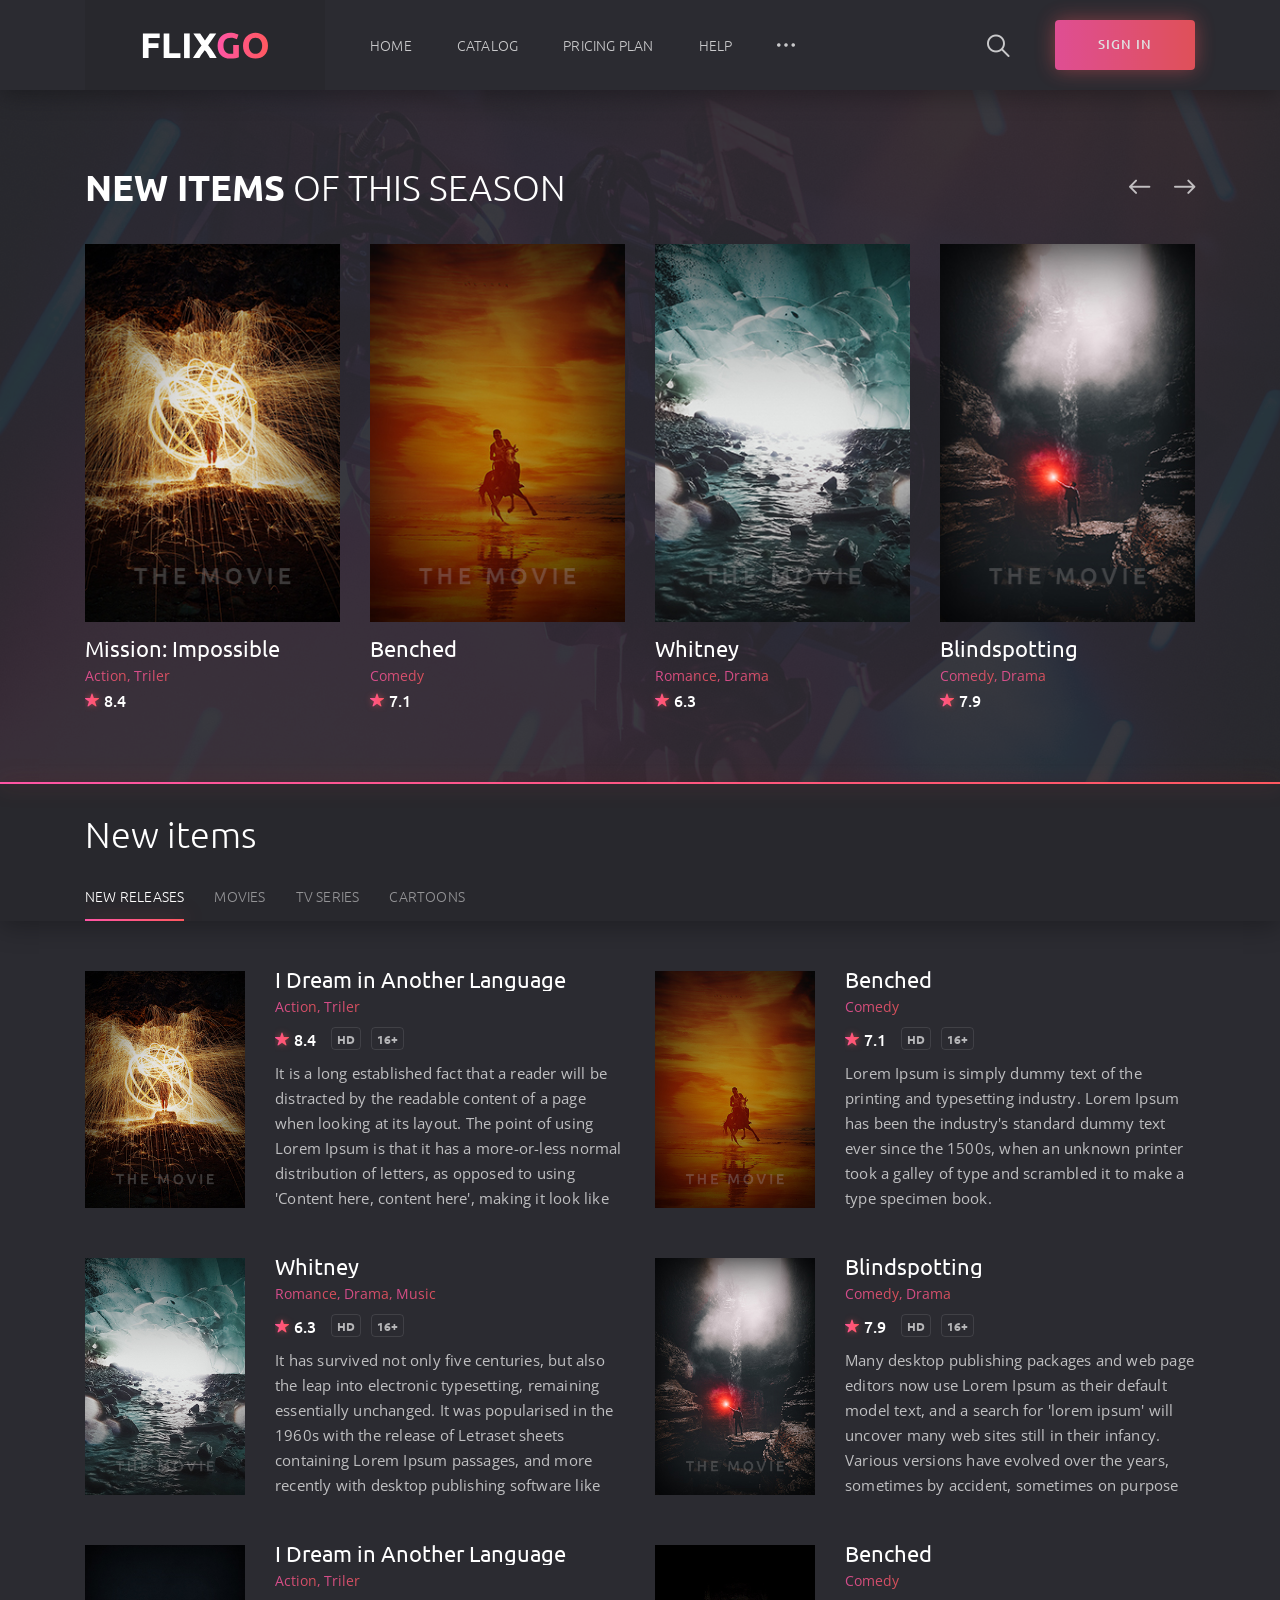
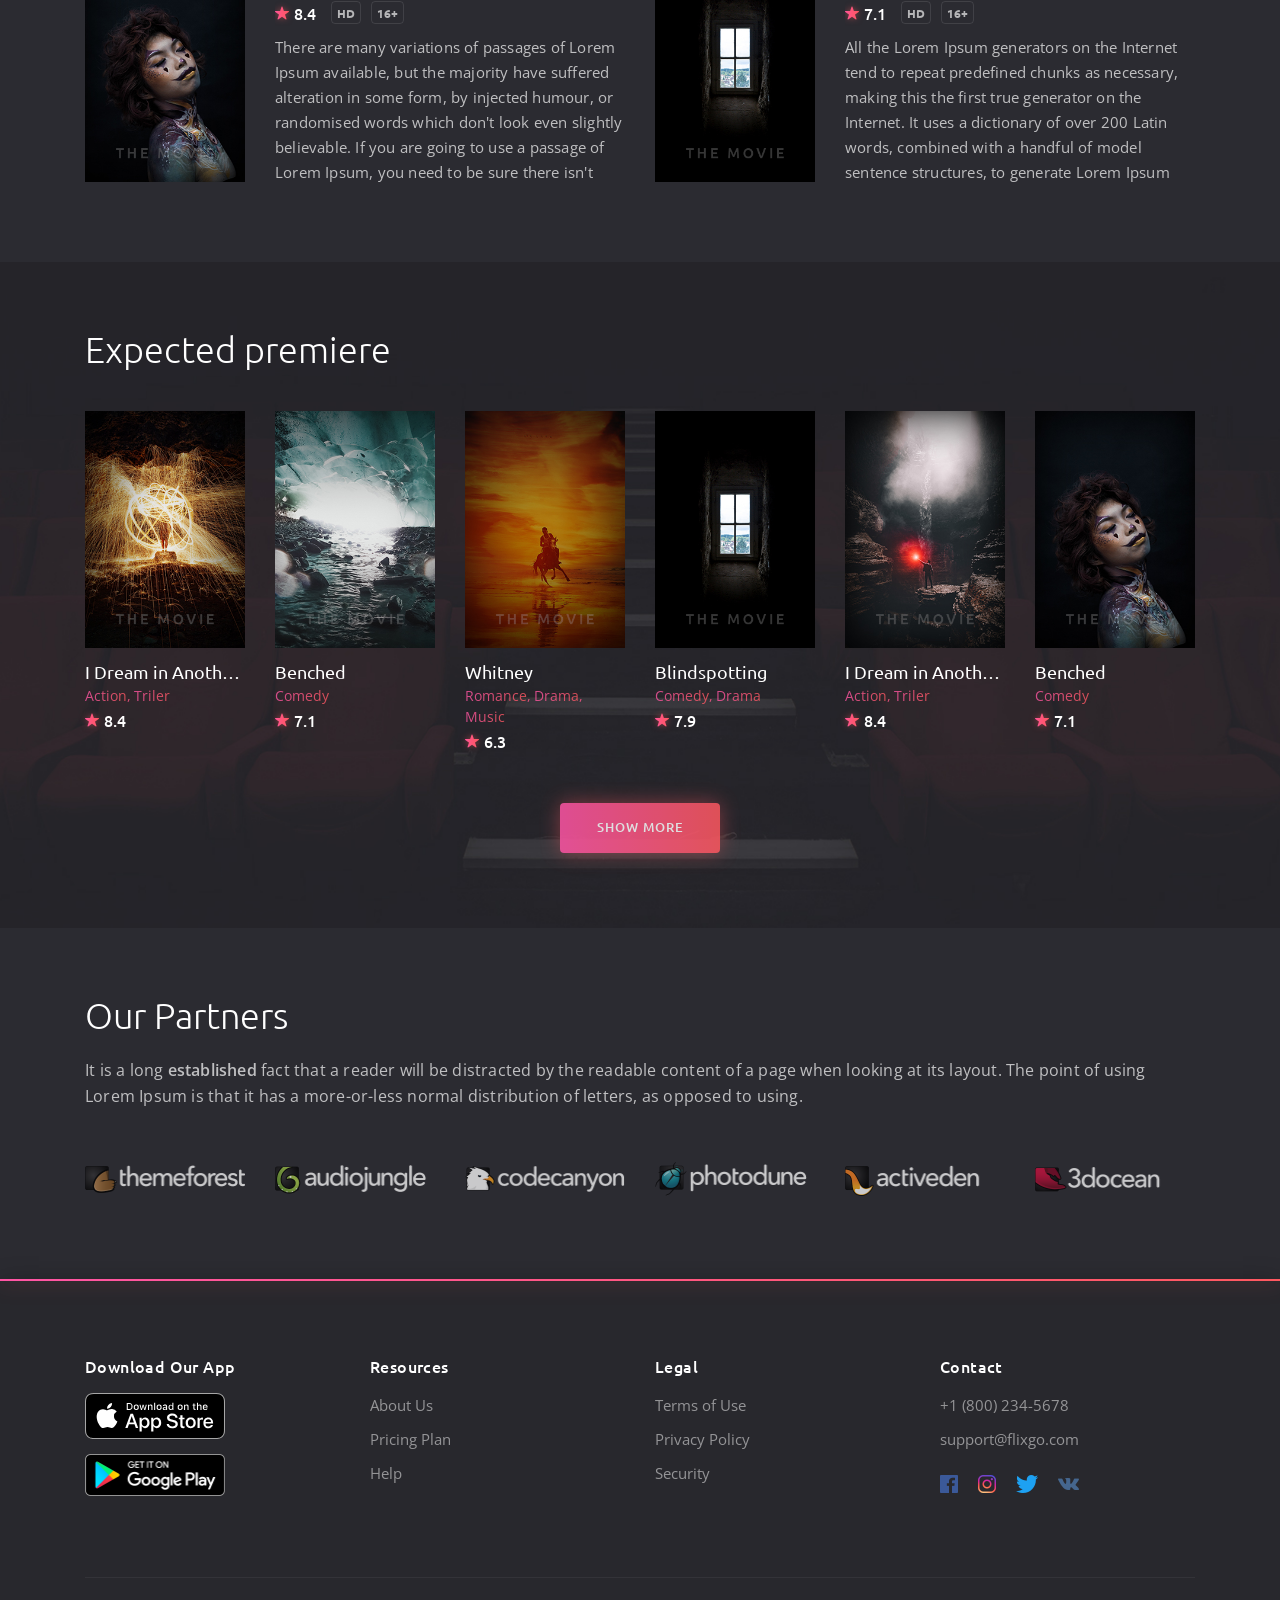
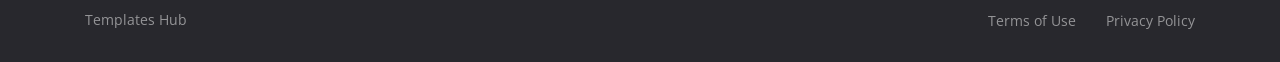
<file: home/index.html>
<!DOCTYPE html>
<html lang="en">

<head>
	<meta charset="utf-8">
	<meta name="viewport" content="width=device-width, initial-scale=1, shrink-to-fit=no">

	<!-- Font -->
	<link href="https://fonts.googleapis.com/css?family=Open+Sans:400,600%7CUbuntu:300,400,500,700" rel="stylesheet">

	<!-- CSS -->
	<link rel="stylesheet" href="css/bootstrap-reboot.min.css">
	<link rel="stylesheet" href="css/bootstrap-grid.min.css">
	<link rel="stylesheet" href="css/owl.carousel.min.css">
	<link rel="stylesheet" href="css/jquery.mCustomScrollbar.min.css">
	<link rel="stylesheet" href="css/nouislider.min.css">
	<link rel="stylesheet" href="css/ionicons.min.css">
	<link rel="stylesheet" href="css/plyr.css">
	<link rel="stylesheet" href="css/photoswipe.css">
	<link rel="stylesheet" href="css/default-skin.css">
	<link rel="stylesheet" href="css/main.css">

	<!-- Favicons -->
	<link rel="icon" type="image/png" href="icon/favicon-32x32.png" sizes="32x32">
	<link rel="apple-touch-icon" href="icon/favicon-32x32.png">
	<link rel="apple-touch-icon" sizes="72x72" href="icon/apple-touch-icon-72x72.png">
	<link rel="apple-touch-icon" sizes="114x114" href="icon/apple-touch-icon-114x114.png">
	<link rel="apple-touch-icon" sizes="144x144" href="icon/apple-touch-icon-144x144.png">

	<meta name="description" content="">
	<meta name="keywords" content="">
	<meta name="author" content="Dmitry Volkov">
	<title>FlixGo – Online Movies, TV Shows & Cinema HTML Template</title>

</head>
<body class="body">
	
	<!-- header -->
	<header class="header">
		<div class="header__wrap">
			<div class="container">
				<div class="row">
					<div class="col-12">
						<div class="header__content">
							<!-- header logo -->
							<a href="index.html" class="header__logo">
								<img src="img/logo.svg" alt="">
							</a>
							<!-- end header logo -->

							<!-- header nav -->
							<ul class="header__nav">
								<!-- dropdown -->
								<li class="header__nav-item">
									<a class="dropdown-toggle header__nav-link" href="#" role="button" id="dropdownMenuHome" data-toggle="dropdown" aria-haspopup="true" aria-expanded="false">Home</a>

									<ul class="dropdown-menu header__dropdown-menu" aria-labelledby="dropdownMenuHome">
										<li><a href="index.html">Home slideshow bg</a></li>
										<li><a href="index2.html">Home static bg</a></li>
									</ul>
								</li>
								<!-- end dropdown -->

								<!-- dropdown -->
								<li class="header__nav-item">
									<a class="dropdown-toggle header__nav-link" href="#" role="button" id="dropdownMenuCatalog" data-toggle="dropdown" aria-haspopup="true" aria-expanded="false">Catalog</a>

									<ul class="dropdown-menu header__dropdown-menu" aria-labelledby="dropdownMenuCatalog">
										<li><a href="catalog1.html">Catalog Grid</a></li>
										<li><a href="catalog2.html">Catalog List</a></li>
										<li><a href="details1.html">Details Movie</a></li>
										<li><a href="details2.html">Details TV Series</a></li>
									</ul>
								</li>
								<!-- end dropdown -->

								<li class="header__nav-item">
									<a href="pricing.html" class="header__nav-link">Pricing Plan</a>
								</li>

								<li class="header__nav-item">
									<a href="faq.html" class="header__nav-link">Help</a>
								</li>

								<!-- dropdown -->
								<li class="dropdown header__nav-item">
									<a class="dropdown-toggle header__nav-link header__nav-link--more" href="#" role="button" id="dropdownMenuMore" data-toggle="dropdown" aria-haspopup="true" aria-expanded="false"><i class="icon ion-ios-more"></i></a>

									<ul class="dropdown-menu header__dropdown-menu" aria-labelledby="dropdownMenuMore">
										<li><a href="about.html">About</a></li>
										<li><a href="signin.html">Sign In</a></li>
										<li><a href="signup.html">Sign Up</a></li>
										<li><a href="404.html">404 Page</a></li>
									</ul>
								</li>
								<!-- end dropdown -->
							</ul>
							<!-- end header nav -->

							<!-- header auth -->
							<div class="header__auth">
								<button class="header__search-btn" type="button">
									<i class="icon ion-ios-search"></i>
								</button>

								<a href="signin.html" class="header__sign-in">
									<i class="icon ion-ios-log-in"></i>
									<span>sign in</span>
								</a>
							</div>
							<!-- end header auth -->

							<!-- header menu btn -->
							<button class="header__btn" type="button">
								<span></span>
								<span></span>
								<span></span>
							</button>
							<!-- end header menu btn -->
						</div>
					</div>
				</div>
			</div>
		</div>

		<!-- header search -->
		<form action="#" class="header__search">
			<div class="container">
				<div class="row">
					<div class="col-12">
						<div class="header__search-content">
							<input type="text" placeholder="Search for a movie, TV Series that you are looking for">

							<button type="button">search</button>
						</div>
					</div>
				</div>
			</div>
		</form>
		<!-- end header search -->
	</header>
	<!-- end header -->

	<!-- home -->
	<section class="home">
		<!-- home bg -->
		<div class="owl-carousel home__bg">
			<div class="item home__cover" data-bg="img/home/home__bg.jpg"></div>
			<div class="item home__cover" data-bg="img/home/home__bg2.jpg"></div>
			<div class="item home__cover" data-bg="img/home/home__bg3.jpg"></div>
			<div class="item home__cover" data-bg="img/home/home__bg4.jpg"></div>
		</div>
		<!-- end home bg -->

		<div class="container">
			<div class="row">
				<div class="col-12">
					<h1 class="home__title"><b>NEW ITEMS</b> OF THIS SEASON</h1>

					<button class="home__nav home__nav--prev" type="button">
						<i class="icon ion-ios-arrow-round-back"></i>
					</button>
					<button class="home__nav home__nav--next" type="button">
						<i class="icon ion-ios-arrow-round-forward"></i>
					</button>
				</div>

				<div class="col-12">
					<div class="owl-carousel home__carousel">
						<div class="item">
							<!-- card -->
							<div class="card card--big">
								<div class="card__cover">
									<img src="img/covers/cover.jpg" alt="">
									<a href="#" class="card__play">
										<i class="icon ion-ios-play"></i>
									</a>
								</div>
								<div class="card__content">
									<h3 class="card__title"><a>Mission: Impossible</a></h3>
									<span class="card__category">
										<a href="#">Action</a>
										<a href="#">Triler</a>
									</span>
									<span class="card__rate"><i class="icon ion-ios-star"></i>8.4</span>
								</div>
							</div>
							<!-- end card -->
						</div>

						<div class="item">
							<!-- card -->
							<div class="card card--big">
								<div class="card__cover">
									<img src="img/covers/cover2.jpg" alt="">
									<a href="#" class="card__play">
										<i class="icon ion-ios-play"></i>
									</a>
								</div>
								<div class="card__content">
									<h3 class="card__title"><a href="#">Benched</a></h3>
									<span class="card__category">
										<a href="#">Comedy</a>
									</span>
									<span class="card__rate"><i class="icon ion-ios-star"></i>7.1</span>
								</div>
							</div>
							<!-- end card -->
						</div>

						<div class="item">
							<!-- card -->
							<div class="card card--big">
								<div class="card__cover">
									<img src="img/covers/cover3.jpg" alt="">
									<a href="#" class="card__play">
										<i class="icon ion-ios-play"></i>
									</a>
								</div>
								<div class="card__content">
									<h3 class="card__title"><a href="#">Whitney</a></h3>
									<span class="card__category">
										<a href="#">Romance</a>
										<a href="#">Drama</a>
									</span>
									<span class="card__rate"><i class="icon ion-ios-star"></i>6.3</span>
								</div>
							</div>
							<!-- end card -->
						</div>

						<div class="item">
							<!-- card -->
							<div class="card card--big">
								<div class="card__cover">
									<img src="img/covers/cover4.jpg" alt="">
									<a href="#" class="card__play">
										<i class="icon ion-ios-play"></i>
									</a>
								</div>
								<div class="card__content">
									<h3 class="card__title"><a href="#">Blindspotting</a></h3>
									<span class="card__category">
										<a href="#">Comedy</a>
										<a href="#">Drama</a>
									</span>
									<span class="card__rate"><i class="icon ion-ios-star"></i>7.9</span>
								</div>
							</div>
							<!-- end card -->
						</div>
					</div>
				</div>
			</div>
		</div>
	</section>
	<!-- end home -->

	<!-- content -->
	<section class="content">
		<div class="content__head">
			<div class="container">
				<div class="row">
					<div class="col-12">
						<!-- content title -->
						<h2 class="content__title">New items</h2>
						<!-- end content title -->

						<!-- content tabs nav -->
						<ul class="nav nav-tabs content__tabs" id="content__tabs" role="tablist">
							<li class="nav-item">
								<a class="nav-link active" data-toggle="tab" href="#tab-1" role="tab" aria-controls="tab-1" aria-selected="true">NEW RELEASES</a>
							</li>

							<li class="nav-item">
								<a class="nav-link" data-toggle="tab" href="#tab-2" role="tab" aria-controls="tab-2" aria-selected="false">MOVIES</a>
							</li>

							<li class="nav-item">
								<a class="nav-link" data-toggle="tab" href="#tab-3" role="tab" aria-controls="tab-3" aria-selected="false">TV SERIES</a>
							</li>

							<li class="nav-item">
								<a class="nav-link" data-toggle="tab" href="#tab-4" role="tab" aria-controls="tab-4" aria-selected="false">CARTOONS</a>
							</li>
						</ul>
						<!-- end content tabs nav -->

						<!-- content mobile tabs nav -->
						<div class="content__mobile-tabs" id="content__mobile-tabs">
							<div class="content__mobile-tabs-btn dropdown-toggle" role="navigation" id="mobile-tabs" data-toggle="dropdown" aria-haspopup="true" aria-expanded="false">
								<input type="button" value="New items">
								<span></span>
							</div>

							<div class="content__mobile-tabs-menu dropdown-menu" aria-labelledby="mobile-tabs">
								<ul class="nav nav-tabs" role="tablist">
									<li class="nav-item"><a class="nav-link active" id="1-tab" data-toggle="tab" href="#tab-1" role="tab" aria-controls="tab-1" aria-selected="true">NEW RELEASES</a></li>

									<li class="nav-item"><a class="nav-link" id="2-tab" data-toggle="tab" href="#tab-2" role="tab" aria-controls="tab-2" aria-selected="false">MOVIES</a></li>

									<li class="nav-item"><a class="nav-link" id="3-tab" data-toggle="tab" href="#tab-3" role="tab" aria-controls="tab-3" aria-selected="false">TV SERIES</a></li>

									<li class="nav-item"><a class="nav-link" id="4-tab" data-toggle="tab" href="#tab-4" role="tab" aria-controls="tab-4" aria-selected="false">CARTOONS</a></li>
								</ul>
							</div>
						</div>
						<!-- end content mobile tabs nav -->
					</div>
				</div>
			</div>
		</div>

		<div class="container">
			<!-- content tabs -->
			<div class="tab-content" id="myTabContent">
				<div class="tab-pane fade show active" id="tab-1" role="tabpanel" aria-labelledby="1-tab">
					<div class="row">
						<!-- card -->
						<div class="col-6 col-sm-12 col-lg-6">
							<div class="card card--list">
								<div class="row">
									<div class="col-12 col-sm-4">
										<div class="card__cover">
											<img src="img/covers/cover.jpg" alt="">
											<a href="#" class="card__play">
												<i class="icon ion-ios-play"></i>
											</a>
										</div>
									</div>

									<div class="col-12 col-sm-8">
										<div class="card__content">
											<h3 class="card__title"><a href="#">I Dream in Another Language</a></h3>
											<span class="card__category">
												<a href="#">Action</a>
												<a href="#">Triler</a>
											</span>

											<div class="card__wrap">
												<span class="card__rate"><i class="icon ion-ios-star"></i>8.4</span>

												<ul class="card__list">
													<li>HD</li>
													<li>16+</li>
												</ul>
											</div>

											<div class="card__description">
												<p>It is a long established fact that a reader will be distracted by the readable content of a page when looking at its layout. The point of using Lorem Ipsum is that it has a more-or-less normal distribution of letters, as opposed to using 'Content here, content here', making it look like readable English.</p>
											</div>
										</div>
									</div>
								</div>
							</div>
						</div>
						<!-- end card -->

						<!-- card -->
						<div class="col-6 col-sm-12 col-lg-6">
							<div class="card card--list">
								<div class="row">
									<div class="col-12 col-sm-4">
										<div class="card__cover">
											<img src="img/covers/cover2.jpg" alt="">
											<a href="#" class="card__play">
												<i class="icon ion-ios-play"></i>
											</a>
										</div>
									</div>

									<div class="col-12 col-sm-8">
										<div class="card__content">
											<h3 class="card__title"><a href="#">Benched</a></h3>
											<span class="card__category">
												<a href="#">Comedy</a>
											</span>

											<div class="card__wrap">
												<span class="card__rate"><i class="icon ion-ios-star"></i>7.1</span>

												<ul class="card__list">
													<li>HD</li>
													<li>16+</li>
												</ul>
											</div>

											<div class="card__description">
												<p>Lorem Ipsum is simply dummy text of the printing and typesetting industry. Lorem Ipsum has been the industry's standard dummy text ever since the 1500s, when an unknown printer took a galley of type and scrambled it to make a type specimen book.</p>
											</div>
										</div>
									</div>
								</div>
							</div>
						</div>
						<!-- end card -->

						<!-- card -->
						<div class="col-6 col-sm-12 col-lg-6">
							<div class="card card--list">
								<div class="row">
									<div class="col-12 col-sm-4">
										<div class="card__cover">
											<img src="img/covers/cover3.jpg" alt="">
											<a href="#" class="card__play">
												<i class="icon ion-ios-play"></i>
											</a>
										</div>
									</div>

									<div class="col-12 col-sm-8">
										<div class="card__content">
											<h3 class="card__title"><a href="#">Whitney</a></h3>
											<span class="card__category">
												<a href="#">Romance</a>
												<a href="#">Drama</a>
												<a href="#">Music</a>
											</span>

											<div class="card__wrap">
												<span class="card__rate"><i class="icon ion-ios-star"></i>6.3</span>

												<ul class="card__list">
													<li>HD</li>
													<li>16+</li>
												</ul>
											</div>

											<div class="card__description">
												<p>It has survived not only five centuries, but also the leap into electronic typesetting, remaining essentially unchanged. It was popularised in the 1960s with the release of Letraset sheets containing Lorem Ipsum passages, and more recently with desktop publishing software like Aldus PageMaker including versions of Lorem Ipsum.</p>
											</div>
										</div>
									</div>
								</div>
							</div>
						</div>
						<!-- end card -->

						<!-- card -->
						<div class="col-6 col-sm-12 col-lg-6">
							<div class="card card--list">
								<div class="row">
									<div class="col-12 col-sm-4">
										<div class="card__cover">
											<img src="img/covers/cover4.jpg" alt="">
											<a href="#" class="card__play">
												<i class="icon ion-ios-play"></i>
											</a>
										</div>
									</div>

									<div class="col-12 col-sm-8">
										<div class="card__content">
											<h3 class="card__title"><a href="#">Blindspotting</a></h3>
											<span class="card__category">
												<a href="#">Comedy</a>
												<a href="#">Drama</a>
											</span>

											<div class="card__wrap">
												<span class="card__rate"><i class="icon ion-ios-star"></i>7.9</span>

												<ul class="card__list">
													<li>HD</li>
													<li>16+</li>
												</ul>
											</div>

											<div class="card__description">
												<p>Many desktop publishing packages and web page editors now use Lorem Ipsum as their default model text, and a search for 'lorem ipsum' will uncover many web sites still in their infancy. Various versions have evolved over the years, sometimes by accident, sometimes on purpose (injected humour and the like).</p>
											</div>
										</div>
									</div>
								</div>
							</div>
						</div>
						<!-- end card -->

						<!-- card -->
						<div class="col-6 col-sm-12 col-lg-6">
							<div class="card card--list">
								<div class="row">
									<div class="col-12 col-sm-4">
										<div class="card__cover">
											<img src="img/covers/cover5.jpg" alt="">
											<a href="#" class="card__play">
												<i class="icon ion-ios-play"></i>
											</a>
										</div>
									</div>

									<div class="col-12 col-sm-8">
										<div class="card__content">
											<h3 class="card__title"><a href="#">I Dream in Another Language</a></h3>
											<span class="card__category">
												<a href="#">Action</a>
												<a href="#">Triler</a>
											</span>

											<div class="card__wrap">
												<span class="card__rate"><i class="icon ion-ios-star"></i>8.4</span>

												<ul class="card__list">
													<li>HD</li>
													<li>16+</li>
												</ul>
											</div>

											<div class="card__description">
												<p>There are many variations of passages of Lorem Ipsum available, but the majority have suffered alteration in some form, by injected humour, or randomised words which don't look even slightly believable. If you are going to use a passage of Lorem Ipsum, you need to be sure there isn't anything embarrassing hidden in the middle of text.</p>
											</div>
										</div>
									</div>
								</div>
							</div>
						</div>
						<!-- end card -->

						<!-- card -->
						<div class="col-6 col-sm-12 col-lg-6">
							<div class="card card--list">
								<div class="row">
									<div class="col-12 col-sm-4">
										<div class="card__cover">
											<img src="img/covers/cover6.jpg" alt="">
											<a href="#" class="card__play">
												<i class="icon ion-ios-play"></i>
											</a>
										</div>
									</div>

									<div class="col-12 col-sm-8">
										<div class="card__content">
											<h3 class="card__title"><a href="#">Benched</a></h3>
											<span class="card__category">
												<a href="#">Comedy</a>
											</span>

											<div class="card__wrap">
												<span class="card__rate"><i class="icon ion-ios-star"></i>7.1</span>

												<ul class="card__list">
													<li>HD</li>
													<li>16+</li>
												</ul>
											</div>

											<div class="card__description">
												<p>All the Lorem Ipsum generators on the Internet tend to repeat predefined chunks as necessary, making this the first true generator on the Internet. It uses a dictionary of over 200 Latin words, combined with a handful of model sentence structures, to generate Lorem Ipsum which looks reasonable. The generated Lorem Ipsum is therefore always free from repetition, injected humour, or non-characteristic words etc.</p>
											</div>
										</div>
									</div>
								</div>
							</div>
						</div>
						<!-- end card -->
					</div>
				</div>

				<div class="tab-pane fade" id="tab-2" role="tabpanel" aria-labelledby="2-tab">
					<div class="row">
						<!-- card -->
						<div class="col-6 col-sm-4 col-lg-3 col-xl-2">
							<div class="card">
								<div class="card__cover">
									<img src="img/covers/cover.jpg" alt="">
									<a href="#" class="card__play">
										<i class="icon ion-ios-play"></i>
									</a>
								</div>
								<div class="card__content">
									<h3 class="card__title"><a href="#">I Dream in Another Language</a></h3>
									<span class="card__category">
										<a href="#">Action</a>
										<a href="#">Triler</a>
									</span>
									<span class="card__rate"><i class="icon ion-ios-star"></i>8.4</span>
								</div>
							</div>
						</div>
						<!-- end card -->

						<!-- card -->
						<div class="col-6 col-sm-4 col-lg-3 col-xl-2">
							<div class="card">
								<div class="card__cover">
									<img src="img/covers/cover2.jpg" alt="">
									<a href="#" class="card__play">
										<i class="icon ion-ios-play"></i>
									</a>
								</div>
								<div class="card__content">
									<h3 class="card__title"><a href="#">Benched</a></h3>
									<span class="card__category">
										<a href="#">Comedy</a>
									</span>
									<span class="card__rate"><i class="icon ion-ios-star"></i>7.1</span>
								</div>
							</div>
						</div>
						<!-- end card -->

						<!-- card -->
						<div class="col-6 col-sm-4 col-lg-3 col-xl-2">
							<div class="card">
								<div class="card__cover">
									<img src="img/covers/cover3.jpg" alt="">
									<a href="#" class="card__play">
										<i class="icon ion-ios-play"></i>
									</a>
								</div>
								<div class="card__content">
									<h3 class="card__title"><a href="#">Whitney</a></h3>
									<span class="card__category">
										<a href="#">Romance</a>
										<a href="#">Drama</a>
										<a href="#">Music</a>
									</span>
									<span class="card__rate"><i class="icon ion-ios-star"></i>6.3</span>
								</div>
							</div>
						</div>
						<!-- end card -->

						<!-- card -->
						<div class="col-6 col-sm-4 col-lg-3 col-xl-2">
							<div class="card">
								<div class="card__cover">
									<img src="img/covers/cover4.jpg" alt="">
									<a href="#" class="card__play">
										<i class="icon ion-ios-play"></i>
									</a>
								</div>
								<div class="card__content">
									<h3 class="card__title"><a href="#">Blindspotting</a></h3>
									<span class="card__category">
										<a href="#">Comedy</a>
										<a href="#">Drama</a>
									</span>
									<span class="card__rate"><i class="icon ion-ios-star"></i>7.9</span>
								</div>
							</div>
						</div>
						<!-- end card -->

						<!-- card -->
						<div class="col-6 col-sm-4 col-lg-3 col-xl-2">
							<div class="card">
								<div class="card__cover">
									<img src="img/covers/cover5.jpg" alt="">
									<a href="#" class="card__play">
										<i class="icon ion-ios-play"></i>
									</a>
								</div>
								<div class="card__content">
									<h3 class="card__title"><a href="#">I Dream in Another Language</a></h3>
									<span class="card__category">
										<a href="#">Action</a>
										<a href="#">Triler</a>
									</span>
									<span class="card__rate"><i class="icon ion-ios-star"></i>8.4</span>
								</div>
							</div>
						</div>
						<!-- end card -->

						<!-- card -->
						<div class="col-6 col-sm-4 col-lg-3 col-xl-2">
							<div class="card">
								<div class="card__cover">
									<img src="img/covers/cover6.jpg" alt="">
									<a href="#" class="card__play">
										<i class="icon ion-ios-play"></i>
									</a>
								</div>
								<div class="card__content">
									<h3 class="card__title"><a href="#">Benched</a></h3>
									<span class="card__category">
										<a href="#">Comedy</a>
									</span>
									<span class="card__rate"><i class="icon ion-ios-star"></i>7.1</span>
								</div>
							</div>
						</div>
						<!-- end card -->

						<!-- card -->
						<div class="col-6 col-sm-4 col-lg-3 col-xl-2">
							<div class="card">
								<div class="card__cover">
									<img src="img/covers/cover6.jpg" alt="">
									<a href="#" class="card__play">
										<i class="icon ion-ios-play"></i>
									</a>
								</div>
								<div class="card__content">
									<h3 class="card__title"><a href="#">Whitney</a></h3>
									<span class="card__category">
										<a href="#">Romance</a>
										<a href="#">Drama</a>
										<a href="#">Music</a>
									</span>
									<span class="card__rate"><i class="icon ion-ios-star"></i>6.3</span>
								</div>
							</div>
						</div>
						<!-- end card -->

						<!-- card -->
						<div class="col-6 col-sm-4 col-lg-3 col-xl-2">
							<div class="card">
								<div class="card__cover">
									<img src="img/covers/cover5.jpg" alt="">
									<a href="#" class="card__play">
										<i class="icon ion-ios-play"></i>
									</a>
								</div>
								<div class="card__content">
									<h3 class="card__title"><a href="#">Blindspotting</a></h3>
									<span class="card__category">
										<a href="#">Comedy</a>
										<a href="#">Drama</a>
									</span>
									<span class="card__rate"><i class="icon ion-ios-star"></i>7.9</span>
								</div>
							</div>
						</div>
						<!-- end card -->

						<!-- card -->
						<div class="col-6 col-sm-4 col-lg-3 col-xl-2">
							<div class="card">
								<div class="card__cover">
									<img src="img/covers/cover4.jpg" alt="">
									<a href="#" class="card__play">
										<i class="icon ion-ios-play"></i>
									</a>
								</div>
								<div class="card__content">
									<h3 class="card__title"><a href="#">I Dream in Another Language</a></h3>
									<span class="card__category">
										<a href="#">Action</a>
										<a href="#">Triler</a>
									</span>
									<span class="card__rate"><i class="icon ion-ios-star"></i>8.4</span>
								</div>
							</div>
						</div>
						<!-- end card -->

						<!-- card -->
						<div class="col-6 col-sm-4 col-lg-3 col-xl-2">
							<div class="card">
								<div class="card__cover">
									<img src="img/covers/cover3.jpg" alt="">
									<a href="#" class="card__play">
										<i class="icon ion-ios-play"></i>
									</a>
								</div>
								<div class="card__content">
									<h3 class="card__title"><a href="#">Benched</a></h3>
									<span class="card__category">
										<a href="#">Comedy</a>
									</span>
									<span class="card__rate"><i class="icon ion-ios-star"></i>7.1</span>
								</div>
							</div>
						</div>
						<!-- end card -->

						<!-- card -->
						<div class="col-6 col-sm-4 col-lg-3 col-xl-2">
							<div class="card">
								<div class="card__cover">
									<img src="img/covers/cover2.jpg" alt="">
									<a href="#" class="card__play">
										<i class="icon ion-ios-play"></i>
									</a>
								</div>
								<div class="card__content">
									<h3 class="card__title"><a href="#">Whitney</a></h3>
									<span class="card__category">
										<a href="#">Romance</a>
										<a href="#">Drama</a>
										<a href="#">Music</a>
									</span>
									<span class="card__rate"><i class="icon ion-ios-star"></i>6.3</span>
								</div>
							</div>
						</div>
						<!-- end card -->

						<!-- card -->
						<div class="col-6 col-sm-4 col-lg-3 col-xl-2">
							<div class="card">
								<div class="card__cover">
									<img src="img/covers/cover.jpg" alt="">
									<a href="#" class="card__play">
										<i class="icon ion-ios-play"></i>
									</a>
								</div>
								<div class="card__content">
									<h3 class="card__title"><a href="#">Blindspotting</a></h3>
									<span class="card__category">
										<a href="#">Comedy</a>
										<a href="#">Drama</a>
									</span>
									<span class="card__rate"><i class="icon ion-ios-star"></i>7.9</span>
								</div>
							</div>
						</div>
						<!-- end card -->
					</div>
				</div>

				<div class="tab-pane fade" id="tab-3" role="tabpanel" aria-labelledby="3-tab">
					<div class="row">
						<!-- card -->
						<div class="col-6 col-sm-4 col-lg-3 col-xl-2">
							<div class="card">
								<div class="card__cover">
									<img src="img/covers/cover2.jpg" alt="">
									<a href="#" class="card__play">
										<i class="icon ion-ios-play"></i>
									</a>
								</div>
								<div class="card__content">
									<h3 class="card__title"><a href="#">I Dream in Another Language</a></h3>
									<span class="card__category">
										<a href="#">Action</a>
										<a href="#">Triler</a>
									</span>
									<span class="card__rate"><i class="icon ion-ios-star"></i>8.4</span>
								</div>
							</div>
						</div>
						<!-- end card -->

						<!-- card -->
						<div class="col-6 col-sm-4 col-lg-3 col-xl-2">
							<div class="card">
								<div class="card__cover">
									<img src="img/covers/cover.jpg" alt="">
									<a href="#" class="card__play">
										<i class="icon ion-ios-play"></i>
									</a>
								</div>
								<div class="card__content">
									<h3 class="card__title"><a href="#">Benched</a></h3>
									<span class="card__category">
										<a href="#">Comedy</a>
									</span>
									<span class="card__rate"><i class="icon ion-ios-star"></i>7.1</span>
								</div>
							</div>
						</div>
						<!-- end card -->

						<!-- card -->
						<div class="col-6 col-sm-4 col-lg-3 col-xl-2">
							<div class="card">
								<div class="card__cover">
									<img src="img/covers/cover4.jpg" alt="">
									<a href="#" class="card__play">
										<i class="icon ion-ios-play"></i>
									</a>
								</div>
								<div class="card__content">
									<h3 class="card__title"><a href="#">Whitney</a></h3>
									<span class="card__category">
										<a href="#">Romance</a>
										<a href="#">Drama</a>
										<a href="#">Music</a>
									</span>
									<span class="card__rate"><i class="icon ion-ios-star"></i>6.3</span>
								</div>
							</div>
						</div>
						<!-- end card -->

						<!-- card -->
						<div class="col-6 col-sm-4 col-lg-3 col-xl-2">
							<div class="card">
								<div class="card__cover">
									<img src="img/covers/cover3.jpg" alt="">
									<a href="#" class="card__play">
										<i class="icon ion-ios-play"></i>
									</a>
								</div>
								<div class="card__content">
									<h3 class="card__title"><a href="#">Blindspotting</a></h3>
									<span class="card__category">
										<a href="#">Comedy</a>
										<a href="#">Drama</a>
									</span>
									<span class="card__rate"><i class="icon ion-ios-star"></i>7.9</span>
								</div>
							</div>
						</div>
						<!-- end card -->

						<!-- card -->
						<div class="col-6 col-sm-4 col-lg-3 col-xl-2">
							<div class="card">
								<div class="card__cover">
									<img src="img/covers/cover6.jpg" alt="">
									<a href="#" class="card__play">
										<i class="icon ion-ios-play"></i>
									</a>
								</div>
								<div class="card__content">
									<h3 class="card__title"><a href="#">I Dream in Another Language</a></h3>
									<span class="card__category">
										<a href="#">Action</a>
										<a href="#">Triler</a>
									</span>
									<span class="card__rate"><i class="icon ion-ios-star"></i>8.4</span>
								</div>
							</div>
						</div>
						<!-- end card -->

						<!-- card -->
						<div class="col-6 col-sm-4 col-lg-3 col-xl-2">
							<div class="card">
								<div class="card__cover">
									<img src="img/covers/cover5.jpg" alt="">
									<a href="#" class="card__play">
										<i class="icon ion-ios-play"></i>
									</a>
								</div>
								<div class="card__content">
									<h3 class="card__title"><a href="#">Benched</a></h3>
									<span class="card__category">
										<a href="#">Comedy</a>
									</span>
									<span class="card__rate"><i class="icon ion-ios-star"></i>7.1</span>
								</div>
							</div>
						</div>
						<!-- end card -->

						<!-- card -->
						<div class="col-6 col-sm-4 col-lg-3 col-xl-2">
							<div class="card">
								<div class="card__cover">
									<img src="img/covers/cover5.jpg" alt="">
									<a href="#" class="card__play">
										<i class="icon ion-ios-play"></i>
									</a>
								</div>
								<div class="card__content">
									<h3 class="card__title"><a href="#">Whitney</a></h3>
									<span class="card__category">
										<a href="#">Romance</a>
										<a href="#">Drama</a>
										<a href="#">Music</a>
									</span>
									<span class="card__rate"><i class="icon ion-ios-star"></i>6.3</span>
								</div>
							</div>
						</div>
						<!-- end card -->

						<!-- card -->
						<div class="col-6 col-sm-4 col-lg-3 col-xl-2">
							<div class="card">
								<div class="card__cover">
									<img src="img/covers/cover6.jpg" alt="">
									<a href="#" class="card__play">
										<i class="icon ion-ios-play"></i>
									</a>
								</div>
								<div class="card__content">
									<h3 class="card__title"><a href="#">Blindspotting</a></h3>
									<span class="card__category">
										<a href="#">Comedy</a>
										<a href="#">Drama</a>
									</span>
									<span class="card__rate"><i class="icon ion-ios-star"></i>7.9</span>
								</div>
							</div>
						</div>
						<!-- end card -->

						<!-- card -->
						<div class="col-6 col-sm-4 col-lg-3 col-xl-2">
							<div class="card">
								<div class="card__cover">
									<img src="img/covers/cover3.jpg" alt="">
									<a href="#" class="card__play">
										<i class="icon ion-ios-play"></i>
									</a>
								</div>
								<div class="card__content">
									<h3 class="card__title"><a href="#">I Dream in Another Language</a></h3>
									<span class="card__category">
										<a href="#">Action</a>
										<a href="#">Triler</a>
									</span>
									<span class="card__rate"><i class="icon ion-ios-star"></i>8.4</span>
								</div>
							</div>
						</div>
						<!-- end card -->

						<!-- card -->
						<div class="col-6 col-sm-4 col-lg-3 col-xl-2">
							<div class="card">
								<div class="card__cover">
									<img src="img/covers/cover4.jpg" alt="">
									<a href="#" class="card__play">
										<i class="icon ion-ios-play"></i>
									</a>
								</div>
								<div class="card__content">
									<h3 class="card__title"><a href="#">Benched</a></h3>
									<span class="card__category">
										<a href="#">Comedy</a>
									</span>
									<span class="card__rate"><i class="icon ion-ios-star"></i>7.1</span>
								</div>
							</div>
						</div>
						<!-- end card -->

						<!-- card -->
						<div class="col-6 col-sm-4 col-lg-3 col-xl-2">
							<div class="card">
								<div class="card__cover">
									<img src="img/covers/cover.jpg" alt="">
									<a href="#" class="card__play">
										<i class="icon ion-ios-play"></i>
									</a>
								</div>
								<div class="card__content">
									<h3 class="card__title"><a href="#">Whitney</a></h3>
									<span class="card__category">
										<a href="#">Romance</a>
										<a href="#">Drama</a>
										<a href="#">Music</a>
									</span>
									<span class="card__rate"><i class="icon ion-ios-star"></i>6.3</span>
								</div>
							</div>
						</div>
						<!-- end card -->

						<!-- card -->
						<div class="col-6 col-sm-4 col-lg-3 col-xl-2">
							<div class="card">
								<div class="card__cover">
									<img src="img/covers/cover2.jpg" alt="">
									<a href="#" class="card__play">
										<i class="icon ion-ios-play"></i>
									</a>
								</div>
								<div class="card__content">
									<h3 class="card__title"><a href="#">Blindspotting</a></h3>
									<span class="card__category">
										<a href="#">Comedy</a>
										<a href="#">Drama</a>
									</span>
									<span class="card__rate"><i class="icon ion-ios-star"></i>7.9</span>
								</div>
							</div>
						</div>
						<!-- end card -->
					</div>
				</div>

				<div class="tab-pane fade" id="tab-4" role="tabpanel" aria-labelledby="4-tab">
					<div class="row">
						<!-- card -->
						<div class="col-6 col-sm-4 col-lg-3 col-xl-2">
							<div class="card">
								<div class="card__cover">
									<img src="img/covers/cover.jpg" alt="">
									<a href="#" class="card__play">
										<i class="icon ion-ios-play"></i>
									</a>
								</div>
								<div class="card__content">
									<h3 class="card__title"><a href="#">I Dream in Another Language</a></h3>
									<span class="card__category">
										<a href="#">Action</a>
										<a href="#">Triler</a>
									</span>
									<span class="card__rate"><i class="icon ion-ios-star"></i>8.4</span>
								</div>
							</div>
						</div>
						<!-- end card -->

						<!-- card -->
						<div class="col-6 col-sm-4 col-lg-3 col-xl-2">
							<div class="card">
								<div class="card__cover">
									<img src="img/covers/cover3.jpg" alt="">
									<a href="#" class="card__play">
										<i class="icon ion-ios-play"></i>
									</a>
								</div>
								<div class="card__content">
									<h3 class="card__title"><a href="#">Benched</a></h3>
									<span class="card__category">
										<a href="#">Comedy</a>
									</span>
									<span class="card__rate"><i class="icon ion-ios-star"></i>7.1</span>
								</div>
							</div>
						</div>
						<!-- end card -->

						<!-- card -->
						<div class="col-6 col-sm-4 col-lg-3 col-xl-2">
							<div class="card">
								<div class="card__cover">
									<img src="img/covers/cover2.jpg" alt="">
									<a href="#" class="card__play">
										<i class="icon ion-ios-play"></i>
									</a>
								</div>
								<div class="card__content">
									<h3 class="card__title"><a href="#">Whitney</a></h3>
									<span class="card__category">
										<a href="#">Romance</a>
										<a href="#">Drama</a>
										<a href="#">Music</a>
									</span>
									<span class="card__rate"><i class="icon ion-ios-star"></i>6.3</span>
								</div>
							</div>
						</div>
						<!-- end card -->

						<!-- card -->
						<div class="col-6 col-sm-4 col-lg-3 col-xl-2">
							<div class="card">
								<div class="card__cover">
									<img src="img/covers/cover6.jpg" alt="">
									<a href="#" class="card__play">
										<i class="icon ion-ios-play"></i>
									</a>
								</div>
								<div class="card__content">
									<h3 class="card__title"><a href="#">Blindspotting</a></h3>
									<span class="card__category">
										<a href="#">Comedy</a>
										<a href="#">Drama</a>
									</span>
									<span class="card__rate"><i class="icon ion-ios-star"></i>7.9</span>
								</div>
							</div>
						</div>
						<!-- end card -->

						<!-- card -->
						<div class="col-6 col-sm-4 col-lg-3 col-xl-2">
							<div class="card">
								<div class="card__cover">
									<img src="img/covers/cover4.jpg" alt="">
									<a href="#" class="card__play">
										<i class="icon ion-ios-play"></i>
									</a>
								</div>
								<div class="card__content">
									<h3 class="card__title"><a href="#">I Dream in Another Language</a></h3>
									<span class="card__category">
										<a href="#">Action</a>
										<a href="#">Triler</a>
									</span>
									<span class="card__rate"><i class="icon ion-ios-star"></i>8.4</span>
								</div>
							</div>
						</div>
						<!-- end card -->

						<!-- card -->
						<div class="col-6 col-sm-4 col-lg-3 col-xl-2">
							<div class="card">
								<div class="card__cover">
									<img src="img/covers/cover5.jpg" alt="">
									<a href="#" class="card__play">
										<i class="icon ion-ios-play"></i>
									</a>
								</div>
								<div class="card__content">
									<h3 class="card__title"><a href="#">Benched</a></h3>
									<span class="card__category">
										<a href="#">Comedy</a>
									</span>
									<span class="card__rate"><i class="icon ion-ios-star"></i>7.1</span>
								</div>
							</div>
						</div>
						<!-- end card -->

						<!-- card -->
						<div class="col-6 col-sm-4 col-lg-3 col-xl-2">
							<div class="card">
								<div class="card__cover">
									<img src="img/covers/cover6.jpg" alt="">
									<a href="#" class="card__play">
										<i class="icon ion-ios-play"></i>
									</a>
								</div>
								<div class="card__content">
									<h3 class="card__title"><a href="#">Whitney</a></h3>
									<span class="card__category">
										<a href="#">Romance</a>
										<a href="#">Drama</a>
										<a href="#">Music</a>
									</span>
									<span class="card__rate"><i class="icon ion-ios-star"></i>6.3</span>
								</div>
							</div>
						</div>
						<!-- end card -->

						<!-- card -->
						<div class="col-6 col-sm-4 col-lg-3 col-xl-2">
							<div class="card">
								<div class="card__cover">
									<img src="img/covers/cover5.jpg" alt="">
									<a href="#" class="card__play">
										<i class="icon ion-ios-play"></i>
									</a>
								</div>
								<div class="card__content">
									<h3 class="card__title"><a href="#">Blindspotting</a></h3>
									<span class="card__category">
										<a href="#">Comedy</a>
										<a href="#">Drama</a>
									</span>
									<span class="card__rate"><i class="icon ion-ios-star"></i>7.9</span>
								</div>
							</div>
						</div>
						<!-- end card -->

						<!-- card -->
						<div class="col-6 col-sm-4 col-lg-3 col-xl-2">
							<div class="card">
								<div class="card__cover">
									<img src="img/covers/cover4.jpg" alt="">
									<a href="#" class="card__play">
										<i class="icon ion-ios-play"></i>
									</a>
								</div>
								<div class="card__content">
									<h3 class="card__title"><a href="#">I Dream in Another Language</a></h3>
									<span class="card__category">
										<a href="#">Action</a>
										<a href="#">Triler</a>
									</span>
									<span class="card__rate"><i class="icon ion-ios-star"></i>8.4</span>
								</div>
							</div>
						</div>
						<!-- end card -->

						<!-- card -->
						<div class="col-6 col-sm-4 col-lg-3 col-xl-2">
							<div class="card">
								<div class="card__cover">
									<img src="img/covers/cover3.jpg" alt="">
									<a href="#" class="card__play">
										<i class="icon ion-ios-play"></i>
									</a>
								</div>
								<div class="card__content">
									<h3 class="card__title"><a href="#">Benched</a></h3>
									<span class="card__category">
										<a href="#">Comedy</a>
									</span>
									<span class="card__rate"><i class="icon ion-ios-star"></i>7.1</span>
								</div>
							</div>
						</div>
						<!-- end card -->

						<!-- card -->
						<div class="col-6 col-sm-4 col-lg-3 col-xl-2">
							<div class="card">
								<div class="card__cover">
									<img src="img/covers/cover2.jpg" alt="">
									<a href="#" class="card__play">
										<i class="icon ion-ios-play"></i>
									</a>
								</div>
								<div class="card__content">
									<h3 class="card__title"><a href="#">Whitney</a></h3>
									<span class="card__category">
										<a href="#">Romance</a>
										<a href="#">Drama</a>
										<a href="#">Music</a>
									</span>
									<span class="card__rate"><i class="icon ion-ios-star"></i>6.3</span>
								</div>
							</div>
						</div>
						<!-- end card -->

						<!-- card -->
						<div class="col-6 col-sm-4 col-lg-3 col-xl-2">
							<div class="card">
								<div class="card__cover">
									<img src="img/covers/cover.jpg" alt="">
									<a href="#" class="card__play">
										<i class="icon ion-ios-play"></i>
									</a>
								</div>
								<div class="card__content">
									<h3 class="card__title"><a href="#">Blindspotting</a></h3>
									<span class="card__category">
										<a href="#">Comedy</a>
										<a href="#">Drama</a>
									</span>
									<span class="card__rate"><i class="icon ion-ios-star"></i>7.9</span>
								</div>
							</div>
						</div>
						<!-- end card -->
					</div>
				</div>
			</div>
			<!-- end content tabs -->
		</div>
	</section>
	<!-- end content -->

	<!-- expected premiere -->
	<section class="section section--bg" data-bg="img/section/section.jpg">
		<div class="container">
			<div class="row">
				<!-- section title -->
				<div class="col-12">
					<h2 class="section__title">Expected premiere</h2>
				</div>
				<!-- end section title -->

				<!-- card -->
				<div class="col-6 col-sm-4 col-lg-3 col-xl-2">
					<div class="card">
						<div class="card__cover">
							<img src="img/covers/cover.jpg" alt="">
							<a href="#" class="card__play">
								<i class="icon ion-ios-play"></i>
							</a>
						</div>
						<div class="card__content">
							<h3 class="card__title"><a href="#">I Dream in Another Language</a></h3>
							<span class="card__category">
								<a href="#">Action</a>
								<a href="#">Triler</a>
							</span>
							<span class="card__rate"><i class="icon ion-ios-star"></i>8.4</span>
						</div>
					</div>
				</div>
				<!-- end card -->

				<!-- card -->
				<div class="col-6 col-sm-4 col-lg-3 col-xl-2">
					<div class="card">
						<div class="card__cover">
							<img src="img/covers/cover3.jpg" alt="">
							<a href="#" class="card__play">
								<i class="icon ion-ios-play"></i>
							</a>
						</div>
						<div class="card__content">
							<h3 class="card__title"><a href="#">Benched</a></h3>
							<span class="card__category">
								<a href="#">Comedy</a>
							</span>
							<span class="card__rate"><i class="icon ion-ios-star"></i>7.1</span>
						</div>
					</div>
				</div>
				<!-- end card -->

				<!-- card -->
				<div class="col-6 col-sm-4 col-lg-3 col-xl-2">
					<div class="card">
						<div class="card__cover">
							<img src="img/covers/cover2.jpg" alt="">
							<a href="#" class="card__play">
								<i class="icon ion-ios-play"></i>
							</a>
						</div>
						<div class="card__content">
							<h3 class="card__title"><a href="#">Whitney</a></h3>
							<span class="card__category">
								<a href="#">Romance</a>
								<a href="#">Drama</a>
								<a href="#">Music</a>
							</span>
							<span class="card__rate"><i class="icon ion-ios-star"></i>6.3</span>
						</div>
					</div>
				</div>
				<!-- end card -->

				<!-- card -->
				<div class="col-6 col-sm-4 col-lg-3 col-xl-2">
					<div class="card">
						<div class="card__cover">
							<img src="img/covers/cover6.jpg" alt="">
							<a href="#" class="card__play">
								<i class="icon ion-ios-play"></i>
							</a>
						</div>
						<div class="card__content">
							<h3 class="card__title"><a href="#">Blindspotting</a></h3>
							<span class="card__category">
								<a href="#">Comedy</a>
								<a href="#">Drama</a>
							</span>
							<span class="card__rate"><i class="icon ion-ios-star"></i>7.9</span>
						</div>
					</div>
				</div>
				<!-- end card -->

				<!-- card -->
				<div class="col-6 col-sm-4 col-lg-3 col-xl-2">
					<div class="card">
						<div class="card__cover">
							<img src="img/covers/cover4.jpg" alt="">
							<a href="#" class="card__play">
								<i class="icon ion-ios-play"></i>
							</a>
						</div>
						<div class="card__content">
							<h3 class="card__title"><a href="#">I Dream in Another Language</a></h3>
							<span class="card__category">
								<a href="#">Action</a>
								<a href="#">Triler</a>
							</span>
							<span class="card__rate"><i class="icon ion-ios-star"></i>8.4</span>
						</div>
					</div>
				</div>
				<!-- end card -->

				<!-- card -->
				<div class="col-6 col-sm-4 col-lg-3 col-xl-2">
					<div class="card">
						<div class="card__cover">
							<img src="img/covers/cover5.jpg" alt="">
							<a href="#" class="card__play">
								<i class="icon ion-ios-play"></i>
							</a>
						</div>
						<div class="card__content">
							<h3 class="card__title"><a href="#">Benched</a></h3>
							<span class="card__category">
								<a href="#">Comedy</a>
							</span>
							<span class="card__rate"><i class="icon ion-ios-star"></i>7.1</span>
						</div>
					</div>
				</div>
				<!-- end card -->

				<!-- section btn -->
				<div class="col-12">
					<a href="#" class="section__btn">Show more</a>
				</div>
				<!-- end section btn -->
			</div>
		</div>
	</section>
	<!-- end expected premiere -->

	<!-- partners -->
	<section class="section">
		<div class="container">
			<div class="row">
				<!-- section title -->
				<div class="col-12">
					<h2 class="section__title section__title--no-margin">Our Partners</h2>
				</div>
				<!-- end section title -->

				<!-- section text -->
				<div class="col-12">
					<p class="section__text section__text--last-with-margin">It is a long <b>established</b> fact that a reader will be distracted by the readable content of a page when looking at its layout. The point of using Lorem Ipsum is that it has a more-or-less normal distribution of letters, as opposed to using.</p>
				</div>
				<!-- end section text -->

				<!-- partner -->
				<div class="col-6 col-sm-4 col-md-3 col-lg-2">
					<a href="#" class="partner">
						<img src="img/partners/themeforest-light-background.png" alt="" class="partner__img">
					</a>
				</div>
				<!-- end partner -->

				<!-- partner -->
				<div class="col-6 col-sm-4 col-md-3 col-lg-2">
					<a href="#" class="partner">
						<img src="img/partners/audiojungle-light-background.png" alt="" class="partner__img">
					</a>
				</div>
				<!-- end partner -->

				<!-- partner -->
				<div class="col-6 col-sm-4 col-md-3 col-lg-2">
					<a href="#" class="partner">
						<img src="img/partners/codecanyon-light-background.png" alt="" class="partner__img">
					</a>
				</div>
				<!-- end partner -->

				<!-- partner -->
				<div class="col-6 col-sm-4 col-md-3 col-lg-2">
					<a href="#" class="partner">
						<img src="img/partners/photodune-light-background.png" alt="" class="partner__img">
					</a>
				</div>
				<!-- end partner -->

				<!-- partner -->
				<div class="col-6 col-sm-4 col-md-3 col-lg-2">
					<a href="#" class="partner">
						<img src="img/partners/activeden-light-background.png" alt="" class="partner__img">
					</a>
				</div>
				<!-- end partner -->

				<!-- partner -->
				<div class="col-6 col-sm-4 col-md-3 col-lg-2">
					<a href="#" class="partner">
						<img src="img/partners/3docean-light-background.png" alt="" class="partner__img">
					</a>
				</div>
				<!-- end partner -->
			</div>
		</div>
	</section>
	<!-- end partners -->

	<!-- footer -->
	<footer class="footer">
		<div class="container">
			<div class="row">
				<!-- footer list -->
				<div class="col-12 col-md-3">
					<h6 class="footer__title">Download Our App</h6>
					<ul class="footer__app">
						<li><a href="#"><img src="img/Download_on_the_App_Store_Badge.svg" alt=""></a></li>
						<li><a href="#"><img src="img/google-play-badge.png" alt=""></a></li>
					</ul>
				</div>
				<!-- end footer list -->

				<!-- footer list -->
				<div class="col-6 col-sm-4 col-md-3">
					<h6 class="footer__title">Resources</h6>
					<ul class="footer__list">
						<li><a href="#">About Us</a></li>
						<li><a href="#">Pricing Plan</a></li>
						<li><a href="#">Help</a></li>
					</ul>
				</div>
				<!-- end footer list -->

				<!-- footer list -->
				<div class="col-6 col-sm-4 col-md-3">
					<h6 class="footer__title">Legal</h6>
					<ul class="footer__list">
						<li><a href="#">Terms of Use</a></li>
						<li><a href="#">Privacy Policy</a></li>
						<li><a href="#">Security</a></li>
					</ul>
				</div>
				<!-- end footer list -->

				<!-- footer list -->
				<div class="col-12 col-sm-4 col-md-3">
					<h6 class="footer__title">Contact</h6>
					<ul class="footer__list">
						<li><a href="tel:+18002345678">+1 (800) 234-5678</a></li>
						<li><a href="mailto:support@moviego.com">support@flixgo.com</a></li>
					</ul>
					<ul class="footer__social">
						<li class="facebook"><a href="#"><i class="icon ion-logo-facebook"></i></a></li>
						<li class="instagram"><a href="#"><i class="icon ion-logo-instagram"></i></a></li>
						<li class="twitter"><a href="#"><i class="icon ion-logo-twitter"></i></a></li>
						<li class="vk"><a href="#"><i class="icon ion-logo-vk"></i></a></li>
					</ul>
				</div>
				<!-- end footer list -->

				<!-- footer copyright -->
				<div class="col-12">
					<div class="footer__copyright">
						<small><a target="_blank" href="https://www.templateshub.net">Templates Hub</a></small>

						<ul>
							<li><a href="#">Terms of Use</a></li>
							<li><a href="#">Privacy Policy</a></li>
						</ul>
					</div>
				</div>
				<!-- end footer copyright -->
			</div>
		</div>
	</footer>
	<!-- end footer -->

	<!-- JS -->
	<script src="js/jquery-3.3.1.min.js"></script>
	<script src="js/bootstrap.bundle.min.js"></script>
	<script src="js/owl.carousel.min.js"></script>
	<script src="js/jquery.mousewheel.min.js"></script>
	<script src="js/jquery.mCustomScrollbar.min.js"></script>
	<script src="js/wNumb.js"></script>
	<script src="js/nouislider.min.js"></script>
	<script src="js/plyr.min.js"></script>
	<script src="js/jquery.morelines.min.js"></script>
	<script src="js/photoswipe.min.js"></script>
	<script src="js/photoswipe-ui-default.min.js"></script>
	<script src="js/main.js"></script>
	<script type="text/javascript">
		var t;
		$( ".card" ).click(function() {
		   t = $('.card__title a',this).text();
		   window.location.href = "http://localhost/home/film.html?film="+t;
		  console.log(t)
		});
	</script>
</body>

</html>
</file>
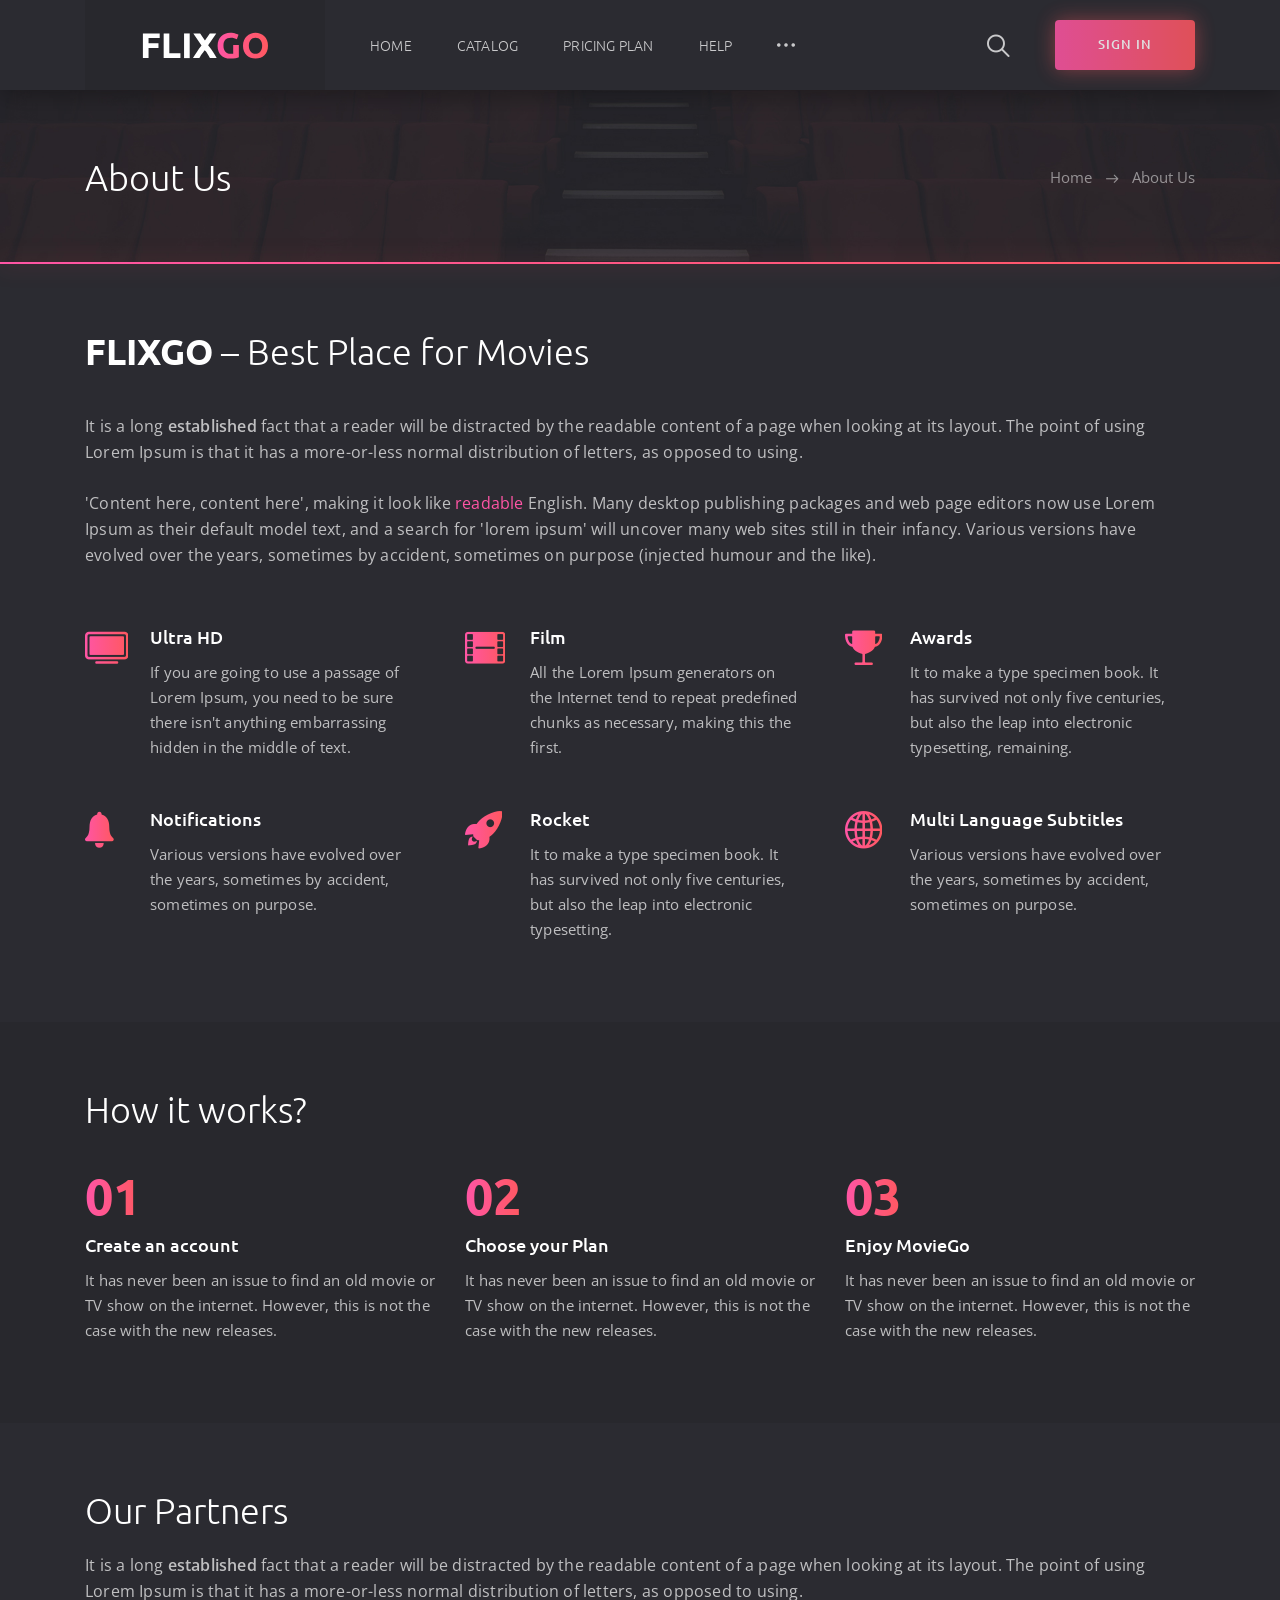
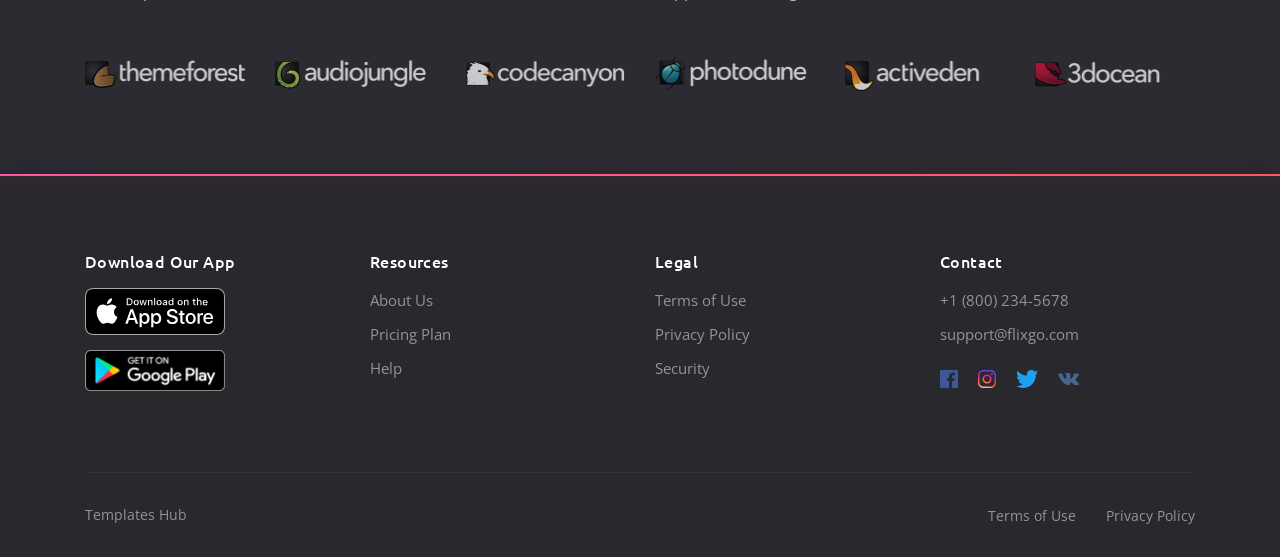
<file: home/about.html>
<!DOCTYPE html>
<html lang="en">

<head>
	<meta charset="utf-8">
	<meta name="viewport" content="width=device-width, initial-scale=1, shrink-to-fit=no">

	<!-- Font -->
	<link href="https://fonts.googleapis.com/css?family=Open+Sans:400,600%7CUbuntu:300,400,500,700" rel="stylesheet">

	<!-- CSS -->
	<link rel="stylesheet" href="css/bootstrap-reboot.min.css">
	<link rel="stylesheet" href="css/bootstrap-grid.min.css">
	<link rel="stylesheet" href="css/owl.carousel.min.css">
	<link rel="stylesheet" href="css/jquery.mCustomScrollbar.min.css">
	<link rel="stylesheet" href="css/nouislider.min.css">
	<link rel="stylesheet" href="css/ionicons.min.css">
	<link rel="stylesheet" href="css/plyr.css">
	<link rel="stylesheet" href="css/photoswipe.css">
	<link rel="stylesheet" href="css/default-skin.css">
	<link rel="stylesheet" href="css/main.css">

	<!-- Favicons -->
	<link rel="icon" type="image/png" href="icon/favicon-32x32.png" sizes="32x32">
	<link rel="apple-touch-icon" href="icon/favicon-32x32.png">
	<link rel="apple-touch-icon" sizes="72x72" href="icon/apple-touch-icon-72x72.png">
	<link rel="apple-touch-icon" sizes="114x114" href="icon/apple-touch-icon-114x114.png">
	<link rel="apple-touch-icon" sizes="144x144" href="icon/apple-touch-icon-144x144.png">

	<meta name="description" content="">
	<meta name="keywords" content="">
	<meta name="author" content="Dmitry Volkov">
	<title>FlixGo – Online Movies, TV Shows & Cinema HTML Template</title>

</head>
<body class="body">
	
	<!-- header -->
	<header class="header">
		<div class="header__wrap">
			<div class="container">
				<div class="row">
					<div class="col-12">
						<div class="header__content">
							<!-- header logo -->
							<a href="index.html" class="header__logo">
								<img src="img/logo.svg" alt="">
							</a>
							<!-- end header logo -->

							<!-- header nav -->
							<ul class="header__nav">
								<!-- dropdown -->
								<li class="header__nav-item">
									<a class="dropdown-toggle header__nav-link" href="#" role="button" id="dropdownMenuHome" data-toggle="dropdown" aria-haspopup="true" aria-expanded="false">Home</a>

									<ul class="dropdown-menu header__dropdown-menu" aria-labelledby="dropdownMenuHome">
										<li><a href="index.html">Home slideshow bg</a></li>
										<li><a href="index2.html">Home static bg</a></li>
									</ul>
								</li>
								<!-- end dropdown -->

								<!-- dropdown -->
								<li class="header__nav-item">
									<a class="dropdown-toggle header__nav-link" href="#" role="button" id="dropdownMenuCatalog" data-toggle="dropdown" aria-haspopup="true" aria-expanded="false">Catalog</a>

									<ul class="dropdown-menu header__dropdown-menu" aria-labelledby="dropdownMenuCatalog">
										<li><a href="catalog1.html">Catalog Grid</a></li>
										<li><a href="catalog2.html">Catalog List</a></li>
										<li><a href="details1.html">Details Movie</a></li>
										<li><a href="details2.html">Details TV Series</a></li>
									</ul>
								</li>
								<!-- end dropdown -->

								<li class="header__nav-item">
									<a href="pricing.html" class="header__nav-link">Pricing Plan</a>
								</li>

								<li class="header__nav-item">
									<a href="faq.html" class="header__nav-link">Help</a>
								</li>

								<!-- dropdown -->
								<li class="dropdown header__nav-item">
									<a class="dropdown-toggle header__nav-link header__nav-link--more" href="#" role="button" id="dropdownMenuMore" data-toggle="dropdown" aria-haspopup="true" aria-expanded="false"><i class="icon ion-ios-more"></i></a>

									<ul class="dropdown-menu header__dropdown-menu" aria-labelledby="dropdownMenuMore">
										<li><a href="about.html">About</a></li>
										<li><a href="signin.html">Sign In</a></li>
										<li><a href="signup.html">Sign Up</a></li>
										<li><a href="404.html">404 Page</a></li>
									</ul>
								</li>
								<!-- end dropdown -->
							</ul>
							<!-- end header nav -->

							<!-- header auth -->
							<div class="header__auth">
								<button class="header__search-btn" type="button">
									<i class="icon ion-ios-search"></i>
								</button>

								<a href="signin.html" class="header__sign-in">
									<i class="icon ion-ios-log-in"></i>
									<span>sign in</span>
								</a>
							</div>
							<!-- end header auth -->

							<!-- header menu btn -->
							<button class="header__btn" type="button">
								<span></span>
								<span></span>
								<span></span>
							</button>
							<!-- end header menu btn -->
						</div>
					</div>
				</div>
			</div>
		</div>

		<!-- header search -->
		<form action="#" class="header__search">
			<div class="container">
				<div class="row">
					<div class="col-12">
						<div class="header__search-content">
							<input type="text" placeholder="Search for a movie, TV Series that you are looking for">

							<button type="button">search</button>
						</div>
					</div>
				</div>
			</div>
		</form>
		<!-- end header search -->
	</header>
	<!-- end header -->

	<!-- page title -->
	<section class="section section--first section--bg" data-bg="img/section/section.jpg">
		<div class="container">
			<div class="row">
				<div class="col-12">
					<div class="section__wrap">
						<!-- section title -->
						<h2 class="section__title">About Us</h2>
						<!-- end section title -->

						<!-- breadcrumb -->
						<ul class="breadcrumb">
							<li class="breadcrumb__item"><a href="#">Home</a></li>
							<li class="breadcrumb__item breadcrumb__item--active">About Us</li>
						</ul>
						<!-- end breadcrumb -->
					</div>
				</div>
			</div>
		</div>
	</section>
	<!-- end page title -->

	<!-- about -->
	<section class="section">
		<div class="container">
			<div class="row">
				<!-- section title -->
				<div class="col-12">
					<h2 class="section__title"><b>FLIXGO</b> – Best Place for Movies</h2>
				</div>
				<!-- end section title -->

				<!-- section text -->
				<div class="col-12">
					<p class="section__text">It is a long <b>established</b> fact that a reader will be distracted by the readable content of a page when looking at its layout. The point of using Lorem Ipsum is that it has a more-or-less normal distribution of letters, as opposed to using.</p>

					<p class="section__text section__text--last-with-margin">'Content here, content here', making it look like <a href="#">readable</a> English. Many desktop publishing packages and web page editors now use Lorem Ipsum as their default model text, and a search for 'lorem ipsum' will uncover many web sites still in their infancy. Various versions have evolved over the years, sometimes by accident, sometimes on purpose (injected humour and the like).</p>
				</div>
				<!-- end section text -->

				<!-- feature -->
				<div class="col-12 col-md-6 col-lg-4">
					<div class="feature">
						<i class="icon ion-ios-tv feature__icon"></i>
						<h3 class="feature__title">Ultra HD</h3>
						<p class="feature__text">If you are going to use a passage of Lorem Ipsum, you need to be sure there isn't anything embarrassing hidden in the middle of text.</p>
					</div>
				</div>
				<!-- end feature -->

				<!-- feature -->
				<div class="col-12 col-md-6 col-lg-4">
					<div class="feature">
						<i class="icon ion-ios-film feature__icon"></i>
						<h3 class="feature__title">Film</h3>
						<p class="feature__text">All the Lorem Ipsum generators on the Internet tend to repeat predefined chunks as necessary, making this the first.</p>
					</div>
				</div>
				<!-- end feature -->

				<!-- feature -->
				<div class="col-12 col-md-6 col-lg-4">
					<div class="feature">
						<i class="icon ion-ios-trophy feature__icon"></i>
						<h3 class="feature__title">Awards</h3>
						<p class="feature__text">It to make a type specimen book. It has survived not only five centuries, but also the leap into electronic typesetting, remaining.</p>
					</div>
				</div>
				<!-- end feature -->

				<!-- feature -->
				<div class="col-12 col-md-6 col-lg-4">
					<div class="feature">
						<i class="icon ion-ios-notifications feature__icon"></i>
						<h3 class="feature__title">Notifications</h3>
						<p class="feature__text">Various versions have evolved over the years, sometimes by accident, sometimes on purpose.</p>
					</div>
				</div>
				<!-- end feature -->

				<!-- feature -->
				<div class="col-12 col-md-6 col-lg-4">
					<div class="feature">
						<i class="icon ion-ios-rocket feature__icon"></i>
						<h3 class="feature__title">Rocket</h3>
						<p class="feature__text">It to make a type specimen book. It has survived not only five centuries, but also the leap into electronic typesetting.</p>
					</div>
				</div>
				<!-- end feature -->

				<!-- feature -->
				<div class="col-12 col-md-6 col-lg-4">
					<div class="feature">
						<i class="icon ion-ios-globe feature__icon"></i>
						<h3 class="feature__title">Multi Language Subtitles </h3>
						<p class="feature__text">Various versions have evolved over the years, sometimes by accident, sometimes on purpose.</p>
					</div>
				</div>
				<!-- end feature -->
			</div>
		</div>
	</section>
	<!-- end about -->

	<!-- how it works -->
	<section class="section section--dark">
		<div class="container">
			<div class="row">
				<!-- section title -->
				<div class="col-12">
					<h2 class="section__title section__title--no-margin">How it works?</h2>
				</div>
				<!-- end section title -->

				<!-- how box -->
				<div class="col-12 col-md-6 col-lg-4">
					<div class="how">
						<span class="how__number">01</span>
						<h3 class="how__title">Create an account</h3>
						<p class="how__text">It has never been an issue to find an old movie or TV show on the internet. However, this is not the case with the new releases.</p>
					</div>
				</div>
				<!-- ebd how box -->

				<!-- how box -->
				<div class="col-12 col-md-6 col-lg-4">
					<div class="how">
						<span class="how__number">02</span>
						<h3 class="how__title">Choose your Plan</h3>
						<p class="how__text">It has never been an issue to find an old movie or TV show on the internet. However, this is not the case with the new releases.</p>
					</div>
				</div>
				<!-- ebd how box -->

				<!-- how box -->
				<div class="col-12 col-md-6 col-lg-4">
					<div class="how">
						<span class="how__number">03</span>
						<h3 class="how__title">Enjoy MovieGo</h3>
						<p class="how__text">It has never been an issue to find an old movie or TV show on the internet. However, this is not the case with the new releases.</p>
					</div>
				</div>
				<!-- ebd how box -->
			</div>
		</div>
	</section>
	<!-- end how it works -->

	<!-- partners -->
	<section class="section">
		<div class="container">
			<div class="row">
				<!-- section title -->
				<div class="col-12">
					<h2 class="section__title section__title--no-margin">Our Partners</h2>
				</div>
				<!-- end section title -->

				<!-- section text -->
				<div class="col-12">
					<p class="section__text section__text--last-with-margin">It is a long <b>established</b> fact that a reader will be distracted by the readable content of a page when looking at its layout. The point of using Lorem Ipsum is that it has a more-or-less normal distribution of letters, as opposed to using.</p>
				</div>
				<!-- end section text -->

				<!-- partner -->
				<div class="col-6 col-sm-4 col-md-3 col-lg-2">
					<a href="#" class="partner">
						<img src="img/partners/themeforest-light-background.png" alt="" class="partner__img">
					</a>
				</div>
				<!-- end partner -->

				<!-- partner -->
				<div class="col-6 col-sm-4 col-md-3 col-lg-2">
					<a href="#" class="partner">
						<img src="img/partners/audiojungle-light-background.png" alt="" class="partner__img">
					</a>
				</div>
				<!-- end partner -->

				<!-- partner -->
				<div class="col-6 col-sm-4 col-md-3 col-lg-2">
					<a href="#" class="partner">
						<img src="img/partners/codecanyon-light-background.png" alt="" class="partner__img">
					</a>
				</div>
				<!-- end partner -->

				<!-- partner -->
				<div class="col-6 col-sm-4 col-md-3 col-lg-2">
					<a href="#" class="partner">
						<img src="img/partners/photodune-light-background.png" alt="" class="partner__img">
					</a>
				</div>
				<!-- end partner -->

				<!-- partner -->
				<div class="col-6 col-sm-4 col-md-3 col-lg-2">
					<a href="#" class="partner">
						<img src="img/partners/activeden-light-background.png" alt="" class="partner__img">
					</a>
				</div>
				<!-- end partner -->

				<!-- partner -->
				<div class="col-6 col-sm-4 col-md-3 col-lg-2">
					<a href="#" class="partner">
						<img src="img/partners/3docean-light-background.png" alt="" class="partner__img">
					</a>
				</div>
				<!-- end partner -->
			</div>
		</div>
	</section>
	<!-- end partners -->

	<!-- footer -->
	<footer class="footer">
		<div class="container">
			<div class="row">
				<!-- footer list -->
				<div class="col-12 col-md-3">
					<h6 class="footer__title">Download Our App</h6>
					<ul class="footer__app">
						<li><a href="#"><img src="img/Download_on_the_App_Store_Badge.svg" alt=""></a></li>
						<li><a href="#"><img src="img/google-play-badge.png" alt=""></a></li>
					</ul>
				</div>
				<!-- end footer list -->

				<!-- footer list -->
				<div class="col-6 col-sm-4 col-md-3">
					<h6 class="footer__title">Resources</h6>
					<ul class="footer__list">
						<li><a href="#">About Us</a></li>
						<li><a href="#">Pricing Plan</a></li>
						<li><a href="#">Help</a></li>
					</ul>
				</div>
				<!-- end footer list -->

				<!-- footer list -->
				<div class="col-6 col-sm-4 col-md-3">
					<h6 class="footer__title">Legal</h6>
					<ul class="footer__list">
						<li><a href="#">Terms of Use</a></li>
						<li><a href="#">Privacy Policy</a></li>
						<li><a href="#">Security</a></li>
					</ul>
				</div>
				<!-- end footer list -->

				<!-- footer list -->
				<div class="col-12 col-sm-4 col-md-3">
					<h6 class="footer__title">Contact</h6>
					<ul class="footer__list">
						<li><a href="tel:+18002345678">+1 (800) 234-5678</a></li>
						<li><a href="mailto:support@moviego.com">support@flixgo.com</a></li>
					</ul>
					<ul class="footer__social">
						<li class="facebook"><a href="#"><i class="icon ion-logo-facebook"></i></a></li>
						<li class="instagram"><a href="#"><i class="icon ion-logo-instagram"></i></a></li>
						<li class="twitter"><a href="#"><i class="icon ion-logo-twitter"></i></a></li>
						<li class="vk"><a href="#"><i class="icon ion-logo-vk"></i></a></li>
					</ul>
				</div>
				<!-- end footer list -->

				<!-- footer copyright -->
				<div class="col-12">
					<div class="footer__copyright">
						<small><a target="_blank" href="https://www.templateshub.net">Templates Hub</a></small>

						<ul>
							<li><a href="#">Terms of Use</a></li>
							<li><a href="#">Privacy Policy</a></li>
						</ul>
					</div>
				</div>
				<!-- end footer copyright -->
			</div>
		</div>
	</footer>
	<!-- end footer -->

	<!-- JS -->
	<script src="js/jquery-3.3.1.min.js"></script>
	<script src="js/bootstrap.bundle.min.js"></script>
	<script src="js/owl.carousel.min.js"></script>
	<script src="js/jquery.mousewheel.min.js"></script>
	<script src="js/jquery.mCustomScrollbar.min.js"></script>
	<script src="js/wNumb.js"></script>
	<script src="js/nouislider.min.js"></script>
	<script src="js/plyr.min.js"></script>
	<script src="js/jquery.morelines.min.js"></script>
	<script src="js/photoswipe.min.js"></script>
	<script src="js/photoswipe-ui-default.min.js"></script>
	<script src="js/main.js"></script>
</body>

</html>
</file>
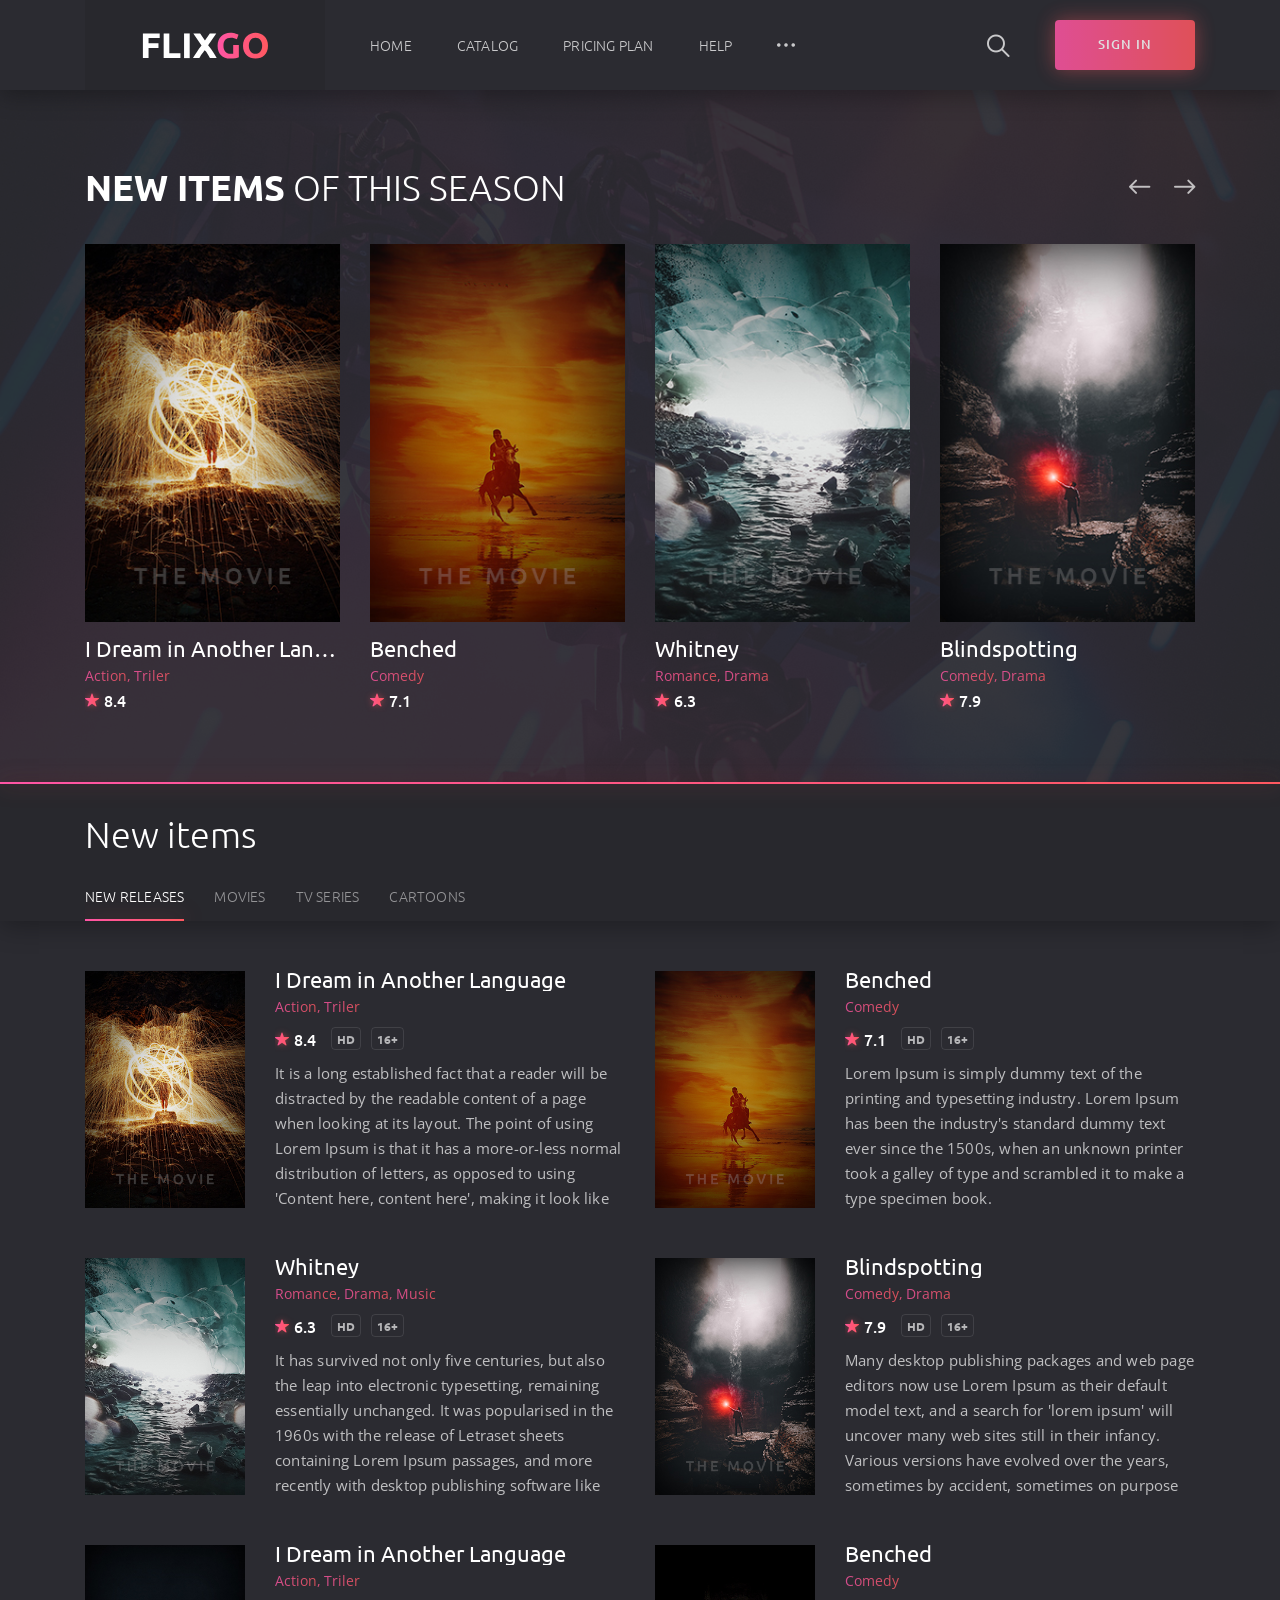
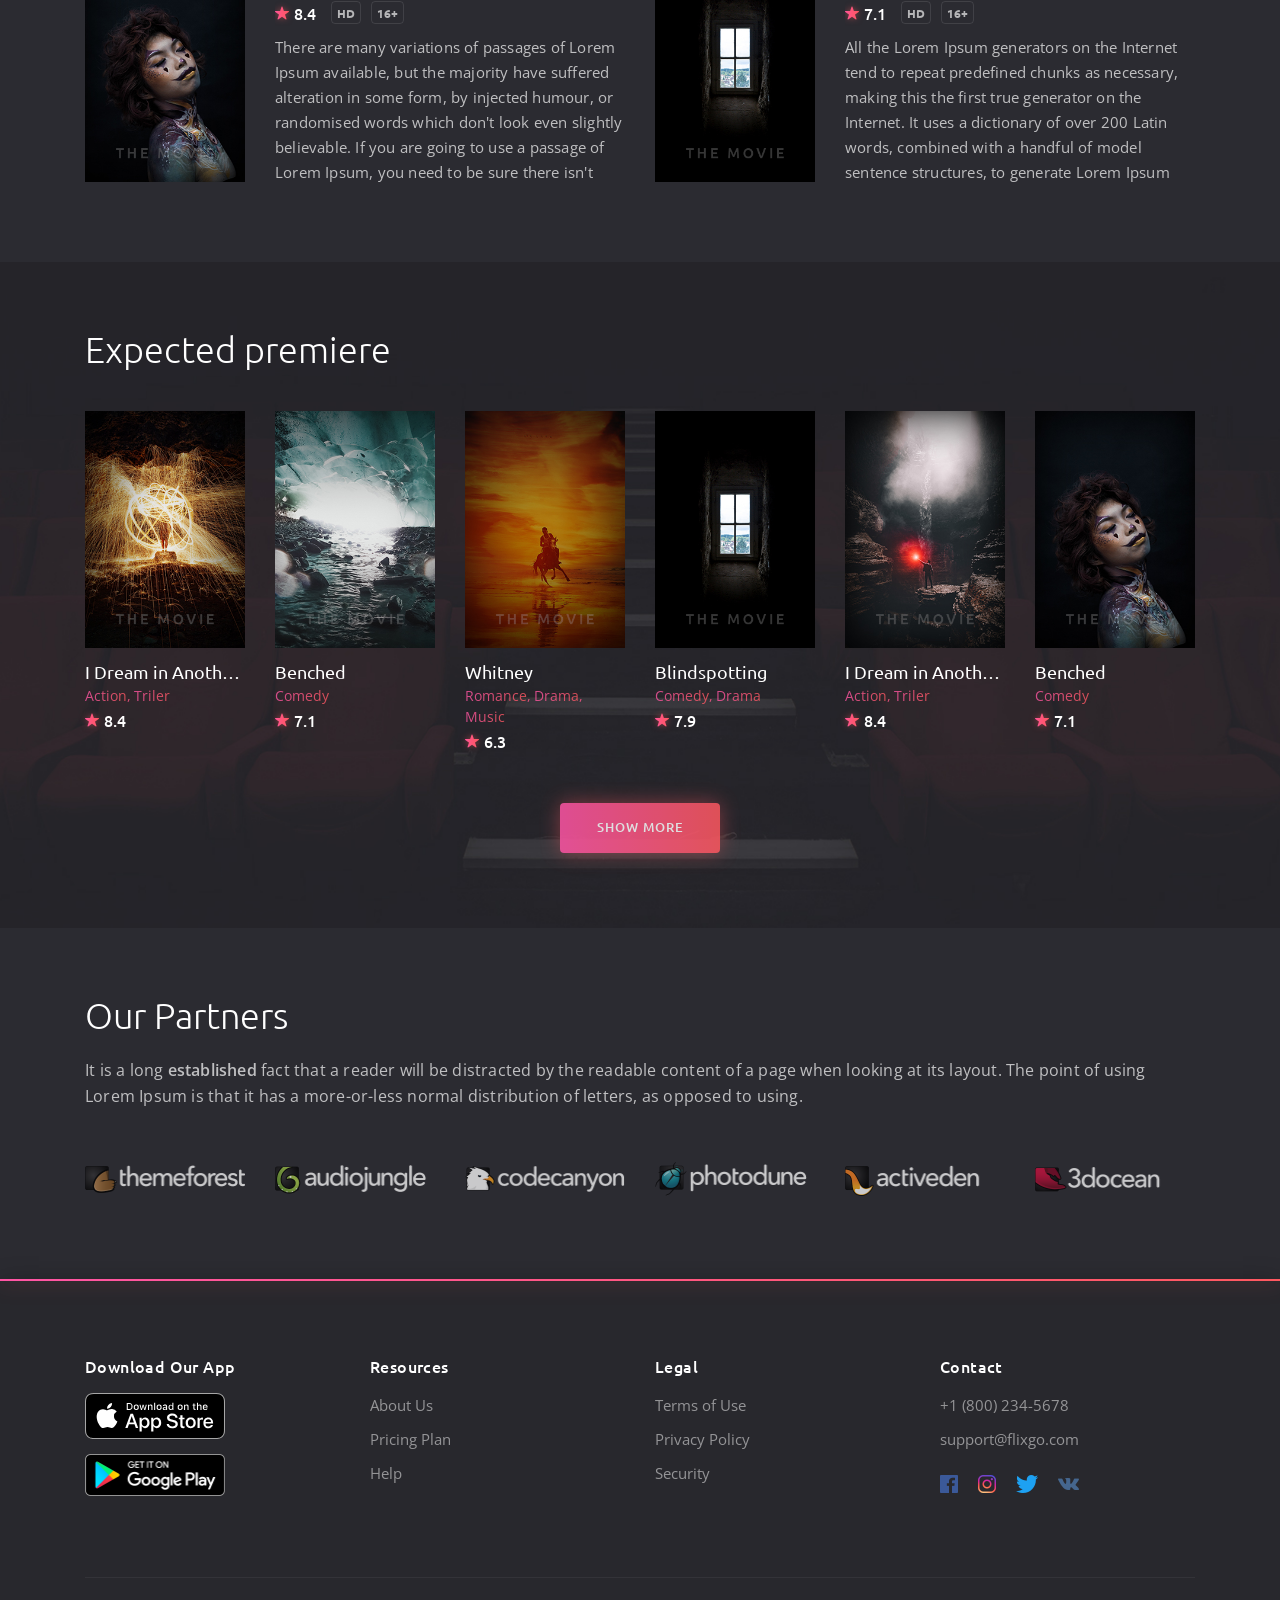
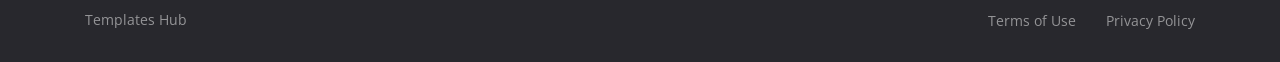
<file: home/bo.html>
<!DOCTYPE html>
<html lang="en">

<head>
	<meta charset="utf-8">
	<meta name="viewport" content="width=device-width, initial-scale=1, shrink-to-fit=no">

	<!-- Font -->
	<link href="https://fonts.googleapis.com/css?family=Open+Sans:400,600%7CUbuntu:300,400,500,700" rel="stylesheet">
	 
	<!-- CSS -->
	<link rel="stylesheet" href="css/bootstrap-reboot.min.css">
	<link rel="stylesheet" href="css/bootstrap-grid.min.css">
	<link rel="stylesheet" href="css/owl.carousel.min.css">
	<link rel="stylesheet" href="css/jquery.mCustomScrollbar.min.css">
	<link rel="stylesheet" href="css/nouislider.min.css">
	<link rel="stylesheet" href="css/ionicons.min.css">
	<link rel="stylesheet" href="css/plyr.css">
	<link rel="stylesheet" href="css/photoswipe.css">
	<link rel="stylesheet" href="css/default-skin.css">
	<link rel="stylesheet" href="css/main.css">

	<!-- Favicons -->
	<link rel="icon" type="image/png" href="icon/favicon-32x32.png" sizes="32x32">
	<link rel="apple-touch-icon" href="icon/favicon-32x32.png">
	<link rel="apple-touch-icon" sizes="72x72" href="icon/apple-touch-icon-72x72.png">
	<link rel="apple-touch-icon" sizes="114x114" href="icon/apple-touch-icon-114x114.png">
	<link rel="apple-touch-icon" sizes="144x144" href="icon/apple-touch-icon-144x144.png">

	<meta name="description" content="">
	<meta name="keywords" content="">
	<meta name="author" content="Dmitry Volkov">
	<title>FlixGo – Online Movies, TV Shows & Cinema HTML Template</title>

</head>
<body class="body">
	
	<!-- header -->
	<header class="header">
		<div class="header__wrap">
			<div class="container">
				<div class="row">
					<div class="col-12">
						<div class="header__content">
							<!-- header logo -->
							<a href="index.html" class="header__logo">
								<img src="img/logo.svg" alt="">
							</a>
							<!-- end header logo -->

							<!-- header nav -->
							<ul class="header__nav">
								<!-- dropdown -->
								<li class="header__nav-item">
									<a class="dropdown-toggle header__nav-link" href="#" role="button" id="dropdownMenuHome" data-toggle="dropdown" aria-haspopup="true" aria-expanded="false">Home</a>

									<ul class="dropdown-menu header__dropdown-menu" aria-labelledby="dropdownMenuHome">
										<li><a href="index.html">Home slideshow bg</a></li>
										<li><a href="index2.html">Home static bg</a></li>
									</ul>
								</li>
								<!-- end dropdown -->

								<!-- dropdown -->
								<li class="header__nav-item">
									<a class="dropdown-toggle header__nav-link" href="#" role="button" id="dropdownMenuCatalog" data-toggle="dropdown" aria-haspopup="true" aria-expanded="false">Catalog</a>

									<ul class="dropdown-menu header__dropdown-menu" aria-labelledby="dropdownMenuCatalog">
										<li><a href="catalog1.html">Catalog Grid</a></li>
										<li><a href="catalog2.html">Catalog List</a></li>
										<li><a href="details1.html">Details Movie</a></li>
										<li><a href="details2.html">Details TV Series</a></li>
									</ul>
								</li>
								<!-- end dropdown -->

								<li class="header__nav-item">
									<a href="pricing.html" class="header__nav-link">Pricing Plan</a>
								</li>

								<li class="header__nav-item">
									<a href="faq.html" class="header__nav-link">Help</a>
								</li>

								<!-- dropdown -->
								<li class="dropdown header__nav-item">
									<a class="dropdown-toggle header__nav-link header__nav-link--more" href="#" role="button" id="dropdownMenuMore" data-toggle="dropdown" aria-haspopup="true" aria-expanded="false"><i class="icon ion-ios-more"></i></a>

									<ul class="dropdown-menu header__dropdown-menu" aria-labelledby="dropdownMenuMore">
										<li><a href="about.html">About</a></li>
										<li><a href="signin.html">Sign In</a></li>
										<li><a href="signup.html">Sign Up</a></li>
										<li><a href="404.html">404 Page</a></li>
									</ul>
								</li>
								<!-- end dropdown -->
							</ul>
							<!-- end header nav -->

							<!-- header auth -->
							<div class="header__auth">
								<button class="header__search-btn" type="button">
									<i class="icon ion-ios-search"></i>
								</button>

								<a href="signin.html" class="header__sign-in">
									<i class="icon ion-ios-log-in"></i>
									<span>sign in</span>
								</a>
							</div>
							<!-- end header auth -->

							<!-- header menu btn -->
							<button class="header__btn" type="button">
								<span></span>
								<span></span>
								<span></span>
							</button>
							<!-- end header menu btn -->
						</div>
					</div>
				</div>
			</div>
		</div>

		<!-- header search -->
		<form action="#" class="header__search">
			<div class="container">
				<div class="row">
					<div class="col-12">
						<div class="header__search-content">
							<input type="text" placeholder="Search for a movie, TV Series that you are looking for">

							<button type="button">search</button>
						</div>
					</div>
				</div>
			</div>
		</form>
		<!-- end header search -->
	</header>
	<!-- end header -->

	<!-- home -->
	<section class="home home--bg">
		<div class="container">
			<div class="row">
				<div class="col-12">
					<h1 class="home__title"><b>NEW ITEMS</b> OF THIS SEASON</h1>

					<button class="home__nav home__nav--prev" type="button">
						<i class="icon ion-ios-arrow-round-back"></i>
					</button>
					<button class="home__nav home__nav--next" type="button">
						<i class="icon ion-ios-arrow-round-forward"></i>
					</button>
				</div>

				<div class="col-12">
					<div class="owl-carousel home__carousel">
						<div class="item">
							<!-- card -->
							<div class="card card--big">
								<div class="card__cover">
									<img src="img/covers/cover.jpg" alt="">
									<a href="#" class="card__play">
										<i class="icon ion-ios-play"></i>
									</a>
								</div>
								<div class="card__content">
									<h3 class="card__title"><a href="#">I Dream in Another Language</a></h3>
									<span class="card__category">
										<a href="#">Action</a>
										<a href="#">Triler</a>
									</span>
									<span class="card__rate"><i class="icon ion-ios-star"></i>8.4</span>
								</div>
							</div>
							<!-- end card -->
						</div>

						<div class="item">
							<!-- card -->
							<div class="card card--big">
								<div class="card__cover">
									<img src="img/covers/cover2.jpg" alt="">
									<a href="#" class="card__play">
										<i class="icon ion-ios-play"></i>
									</a>
								</div>
								<div class="card__content">
									<h3 class="card__title"><a href="#">Benched</a></h3>
									<span class="card__category">
										<a href="#">Comedy</a>
									</span>
									<span class="card__rate"><i class="icon ion-ios-star"></i>7.1</span>
								</div>
							</div>
							<!-- end card -->
						</div>

						<div class="item">
							<!-- card -->
							<div class="card card--big">
								<div class="card__cover">
									<img src="img/covers/cover3.jpg" alt="">
									<a href="#" class="card__play">
										<i class="icon ion-ios-play"></i>
									</a>
								</div>
								<div class="card__content">
									<h3 class="card__title"><a href="#">Whitney</a></h3>
									<span class="card__category">
										<a href="#">Romance</a>
										<a href="#">Drama</a>
									</span>
									<span class="card__rate"><i class="icon ion-ios-star"></i>6.3</span>
								</div>
							</div>
							<!-- end card -->
						</div>

						<div class="item">
							<!-- card -->
							<div class="card card--big">
								<div class="card__cover">
									<img src="img/covers/cover4.jpg" alt="">
									<a href="#" class="card__play">
										<i class="icon ion-ios-play"></i>
									</a>
								</div>
								<div class="card__content">
									<h3 class="card__title"><a href="#">Blindspotting</a></h3>
									<span class="card__category">
										<a href="#">Comedy</a>
										<a href="#">Drama</a>
									</span>
									<span class="card__rate"><i class="icon ion-ios-star"></i>7.9</span>
								</div>
							</div>
							<!-- end card -->
						</div>
					</div>
				</div>
			</div>
		</div>
	</section>
	<!-- end home -->

	<!-- content -->
	<section class="content">
		<div class="content__head">
			<div class="container">
				<div class="row">
					<div class="col-12">
						<!-- content title -->
						<h2 class="content__title">New items</h2>
						<!-- end content title -->

						<!-- content tabs nav -->
						<ul class="nav nav-tabs content__tabs" id="content__tabs" role="tablist">
							<li class="nav-item">
								<a class="nav-link active" data-toggle="tab" href="#tab-1" role="tab" aria-controls="tab-1" aria-selected="true">NEW RELEASES</a>
							</li>

							<li class="nav-item">
								<a class="nav-link" data-toggle="tab" href="#tab-2" role="tab" aria-controls="tab-2" aria-selected="false">MOVIES</a>
							</li>

							<li class="nav-item">
								<a class="nav-link" data-toggle="tab" href="#tab-3" role="tab" aria-controls="tab-3" aria-selected="false">TV SERIES</a>
							</li>

							<li class="nav-item">
								<a class="nav-link" data-toggle="tab" href="#tab-4" role="tab" aria-controls="tab-4" aria-selected="false">CARTOONS</a>
							</li>
						</ul>
						<!-- end content tabs nav -->

						<!-- content mobile tabs nav -->
						<div class="content__mobile-tabs" id="content__mobile-tabs">
							<div class="content__mobile-tabs-btn dropdown-toggle" role="navigation" id="mobile-tabs" data-toggle="dropdown" aria-haspopup="true" aria-expanded="false">
								<input type="button" value="New items">
								<span></span>
							</div>

							<div class="content__mobile-tabs-menu dropdown-menu" aria-labelledby="mobile-tabs">
								<ul class="nav nav-tabs" role="tablist">
									<li class="nav-item"><a class="nav-link active" id="1-tab" data-toggle="tab" href="#tab-1" role="tab" aria-controls="tab-1" aria-selected="true">NEW RELEASES</a></li>

									<li class="nav-item"><a class="nav-link" id="2-tab" data-toggle="tab" href="#tab-2" role="tab" aria-controls="tab-2" aria-selected="false">MOVIES</a></li>

									<li class="nav-item"><a class="nav-link" id="3-tab" data-toggle="tab" href="#tab-3" role="tab" aria-controls="tab-3" aria-selected="false">TV SERIES</a></li>

									<li class="nav-item"><a class="nav-link" id="4-tab" data-toggle="tab" href="#tab-4" role="tab" aria-controls="tab-4" aria-selected="false">CARTOONS</a></li>
								</ul>
							</div>
						</div>
						<!-- end content mobile tabs nav -->
					</div>
				</div>
			</div>
		</div>

		<div class="container">
			<!-- content tabs -->
			<div class="tab-content" id="myTabContent">
				<div class="tab-pane fade show active" id="tab-1" role="tabpanel" aria-labelledby="1-tab">
					<div class="row">
						<!-- card -->
						<div class="col-6 col-sm-12 col-lg-6">
							<div class="card card--list">
								<div class="row">
									<div class="col-12 col-sm-4">
										<div class="card__cover">
											<img src="img/covers/cover.jpg" alt="">
											<a href="#" class="card__play">
												<i class="icon ion-ios-play"></i>
											</a>
										</div>
									</div>

									<div class="col-12 col-sm-8">
										<div class="card__content">
											<h3 class="card__title"><a href="#">I Dream in Another Language</a></h3>
											<span class="card__category">
												<a href="#">Action</a>
												<a href="#">Triler</a>
											</span>

											<div class="card__wrap">
												<span class="card__rate"><i class="icon ion-ios-star"></i>8.4</span>

												<ul class="card__list">
													<li>HD</li>
													<li>16+</li>
												</ul>
											</div>

											<div class="card__description">
												<p>It is a long established fact that a reader will be distracted by the readable content of a page when looking at its layout. The point of using Lorem Ipsum is that it has a more-or-less normal distribution of letters, as opposed to using 'Content here, content here', making it look like readable English.</p>
											</div>
										</div>
									</div>
								</div>
							</div>
						</div>
						<!-- end card -->

						<!-- card -->
						<div class="col-6 col-sm-12 col-lg-6">
							<div class="card card--list">
								<div class="row">
									<div class="col-12 col-sm-4">
										<div class="card__cover">
											<img src="img/covers/cover2.jpg" alt="">
											<a href="#" class="card__play">
												<i class="icon ion-ios-play"></i>
											</a>
										</div>
									</div>

									<div class="col-12 col-sm-8">
										<div class="card__content">
											<h3 class="card__title"><a href="#">Benched</a></h3>
											<span class="card__category">
												<a href="#">Comedy</a>
											</span>

											<div class="card__wrap">
												<span class="card__rate"><i class="icon ion-ios-star"></i>7.1</span>

												<ul class="card__list">
													<li>HD</li>
													<li>16+</li>
												</ul>
											</div>

											<div class="card__description">
												<p>Lorem Ipsum is simply dummy text of the printing and typesetting industry. Lorem Ipsum has been the industry's standard dummy text ever since the 1500s, when an unknown printer took a galley of type and scrambled it to make a type specimen book.</p>
											</div>
										</div>
									</div>
								</div>
							</div>
						</div>
						<!-- end card -->

						<!-- card -->
						<div class="col-6 col-sm-12 col-lg-6">
							<div class="card card--list">
								<div class="row">
									<div class="col-12 col-sm-4">
										<div class="card__cover">
											<img src="img/covers/cover3.jpg" alt="">
											<a href="#" class="card__play">
												<i class="icon ion-ios-play"></i>
											</a>
										</div>
									</div>

									<div class="col-12 col-sm-8">
										<div class="card__content">
											<h3 class="card__title"><a href="#">Whitney</a></h3>
											<span class="card__category">
												<a href="#">Romance</a>
												<a href="#">Drama</a>
												<a href="#">Music</a>
											</span>

											<div class="card__wrap">
												<span class="card__rate"><i class="icon ion-ios-star"></i>6.3</span>

												<ul class="card__list">
													<li>HD</li>
													<li>16+</li>
												</ul>
											</div>

											<div class="card__description">
												<p>It has survived not only five centuries, but also the leap into electronic typesetting, remaining essentially unchanged. It was popularised in the 1960s with the release of Letraset sheets containing Lorem Ipsum passages, and more recently with desktop publishing software like Aldus PageMaker including versions of Lorem Ipsum.</p>
											</div>
										</div>
									</div>
								</div>
							</div>
						</div>
						<!-- end card -->

						<!-- card -->
						<div class="col-6 col-sm-12 col-lg-6">
							<div class="card card--list">
								<div class="row">
									<div class="col-12 col-sm-4">
										<div class="card__cover">
											<img src="img/covers/cover4.jpg" alt="">
											<a href="#" class="card__play">
												<i class="icon ion-ios-play"></i>
											</a>
										</div>
									</div>

									<div class="col-12 col-sm-8">
										<div class="card__content">
											<h3 class="card__title"><a href="#">Blindspotting</a></h3>
											<span class="card__category">
												<a href="#">Comedy</a>
												<a href="#">Drama</a>
											</span>

											<div class="card__wrap">
												<span class="card__rate"><i class="icon ion-ios-star"></i>7.9</span>

												<ul class="card__list">
													<li>HD</li>
													<li>16+</li>
												</ul>
											</div>

											<div class="card__description">
												<p>Many desktop publishing packages and web page editors now use Lorem Ipsum as their default model text, and a search for 'lorem ipsum' will uncover many web sites still in their infancy. Various versions have evolved over the years, sometimes by accident, sometimes on purpose (injected humour and the like).</p>
											</div>
										</div>
									</div>
								</div>
							</div>
						</div>
						<!-- end card -->

						<!-- card -->
						<div class="col-6 col-sm-12 col-lg-6">
							<div class="card card--list">
								<div class="row">
									<div class="col-12 col-sm-4">
										<div class="card__cover">
											<img src="img/covers/cover5.jpg" alt="">
											<a href="#" class="card__play">
												<i class="icon ion-ios-play"></i>
											</a>
										</div>
									</div>

									<div class="col-12 col-sm-8">
										<div class="card__content">
											<h3 class="card__title"><a href="#">I Dream in Another Language</a></h3>
											<span class="card__category">
												<a href="#">Action</a>
												<a href="#">Triler</a>
											</span>

											<div class="card__wrap">
												<span class="card__rate"><i class="icon ion-ios-star"></i>8.4</span>

												<ul class="card__list">
													<li>HD</li>
													<li>16+</li>
												</ul>
											</div>

											<div class="card__description">
												<p>There are many variations of passages of Lorem Ipsum available, but the majority have suffered alteration in some form, by injected humour, or randomised words which don't look even slightly believable. If you are going to use a passage of Lorem Ipsum, you need to be sure there isn't anything embarrassing hidden in the middle of text.</p>
											</div>
										</div>
									</div>
								</div>
							</div>
						</div>
						<!-- end card -->

						<!-- card -->
						<div class="col-6 col-sm-12 col-lg-6">
							<div class="card card--list">
								<div class="row">
									<div class="col-12 col-sm-4">
										<div class="card__cover">
											<img src="img/covers/cover6.jpg" alt="">
											<a href="#" class="card__play">
												<i class="icon ion-ios-play"></i>
											</a>
										</div>
									</div>

									<div class="col-12 col-sm-8">
										<div class="card__content">
											<h3 class="card__title"><a href="#">Benched</a></h3>
											<span class="card__category">
												<a href="#">Comedy</a>
											</span>

											<div class="card__wrap">
												<span class="card__rate"><i class="icon ion-ios-star"></i>7.1</span>

												<ul class="card__list">
													<li>HD</li>
													<li>16+</li>
												</ul>
											</div>

											<div class="card__description">
												<p>All the Lorem Ipsum generators on the Internet tend to repeat predefined chunks as necessary, making this the first true generator on the Internet. It uses a dictionary of over 200 Latin words, combined with a handful of model sentence structures, to generate Lorem Ipsum which looks reasonable. The generated Lorem Ipsum is therefore always free from repetition, injected humour, or non-characteristic words etc.</p>
											</div>
										</div>
									</div>
								</div>
							</div>
						</div>
						<!-- end card -->
					</div>
				</div>

				<div class="tab-pane fade" id="tab-2" role="tabpanel" aria-labelledby="2-tab">
					<div class="row">
						<!-- card -->
						<div class="col-6 col-sm-4 col-lg-3 col-xl-2">
							<div class="card">
								<div class="card__cover">
									<img src="img/covers/cover.jpg" alt="">
									<a href="#" class="card__play">
										<i class="icon ion-ios-play"></i>
									</a>
								</div>
								<div class="card__content">
									<h3 class="card__title"><a href="#">I Dream in Another Language</a></h3>
									<span class="card__category">
										<a href="#">Action</a>
										<a href="#">Triler</a>
									</span>
									<span class="card__rate"><i class="icon ion-ios-star"></i>8.4</span>
								</div>
							</div>
						</div>
						<!-- end card -->

						<!-- card -->
						<div class="col-6 col-sm-4 col-lg-3 col-xl-2">
							<div class="card">
								<div class="card__cover">
									<img src="img/covers/cover2.jpg" alt="">
									<a href="#" class="card__play">
										<i class="icon ion-ios-play"></i>
									</a>
								</div>
								<div class="card__content">
									<h3 class="card__title"><a href="#">Benched</a></h3>
									<span class="card__category">
										<a href="#">Comedy</a>
									</span>
									<span class="card__rate"><i class="icon ion-ios-star"></i>7.1</span>
								</div>
							</div>
						</div>
						<!-- end card -->

						<!-- card -->
						<div class="col-6 col-sm-4 col-lg-3 col-xl-2">
							<div class="card">
								<div class="card__cover">
									<img src="img/covers/cover3.jpg" alt="">
									<a href="#" class="card__play">
										<i class="icon ion-ios-play"></i>
									</a>
								</div>
								<div class="card__content">
									<h3 class="card__title"><a href="#">Whitney</a></h3>
									<span class="card__category">
										<a href="#">Romance</a>
										<a href="#">Drama</a>
										<a href="#">Music</a>
									</span>
									<span class="card__rate"><i class="icon ion-ios-star"></i>6.3</span>
								</div>
							</div>
						</div>
						<!-- end card -->

						<!-- card -->
						<div class="col-6 col-sm-4 col-lg-3 col-xl-2">
							<div class="card">
								<div class="card__cover">
									<img src="img/covers/cover4.jpg" alt="">
									<a href="#" class="card__play">
										<i class="icon ion-ios-play"></i>
									</a>
								</div>
								<div class="card__content">
									<h3 class="card__title"><a href="#">Blindspotting</a></h3>
									<span class="card__category">
										<a href="#">Comedy</a>
										<a href="#">Drama</a>
									</span>
									<span class="card__rate"><i class="icon ion-ios-star"></i>7.9</span>
								</div>
							</div>
						</div>
						<!-- end card -->

						<!-- card -->
						<div class="col-6 col-sm-4 col-lg-3 col-xl-2">
							<div class="card">
								<div class="card__cover">
									<img src="img/covers/cover5.jpg" alt="">
									<a href="#" class="card__play">
										<i class="icon ion-ios-play"></i>
									</a>
								</div>
								<div class="card__content">
									<h3 class="card__title"><a href="#">I Dream in Another Language</a></h3>
									<span class="card__category">
										<a href="#">Action</a>
										<a href="#">Triler</a>
									</span>
									<span class="card__rate"><i class="icon ion-ios-star"></i>8.4</span>
								</div>
							</div>
						</div>
						<!-- end card -->

						<!-- card -->
						<div class="col-6 col-sm-4 col-lg-3 col-xl-2">
							<div class="card">
								<div class="card__cover">
									<img src="img/covers/cover6.jpg" alt="">
									<a href="#" class="card__play">
										<i class="icon ion-ios-play"></i>
									</a>
								</div>
								<div class="card__content">
									<h3 class="card__title"><a href="#">Benched</a></h3>
									<span class="card__category">
										<a href="#">Comedy</a>
									</span>
									<span class="card__rate"><i class="icon ion-ios-star"></i>7.1</span>
								</div>
							</div>
						</div>
						<!-- end card -->

						<!-- card -->
						<div class="col-6 col-sm-4 col-lg-3 col-xl-2">
							<div class="card">
								<div class="card__cover">
									<img src="img/covers/cover6.jpg" alt="">
									<a href="#" class="card__play">
										<i class="icon ion-ios-play"></i>
									</a>
								</div>
								<div class="card__content">
									<h3 class="card__title"><a href="#">Whitney</a></h3>
									<span class="card__category">
										<a href="#">Romance</a>
										<a href="#">Drama</a>
										<a href="#">Music</a>
									</span>
									<span class="card__rate"><i class="icon ion-ios-star"></i>6.3</span>
								</div>
							</div>
						</div>
						<!-- end card -->

						<!-- card -->
						<div class="col-6 col-sm-4 col-lg-3 col-xl-2">
							<div class="card">
								<div class="card__cover">
									<img src="img/covers/cover5.jpg" alt="">
									<a href="#" class="card__play">
										<i class="icon ion-ios-play"></i>
									</a>
								</div>
								<div class="card__content">
									<h3 class="card__title"><a href="#">Blindspotting</a></h3>
									<span class="card__category">
										<a href="#">Comedy</a>
										<a href="#">Drama</a>
									</span>
									<span class="card__rate"><i class="icon ion-ios-star"></i>7.9</span>
								</div>
							</div>
						</div>
						<!-- end card -->

						<!-- card -->
						<div class="col-6 col-sm-4 col-lg-3 col-xl-2">
							<div class="card">
								<div class="card__cover">
									<img src="img/covers/cover4.jpg" alt="">
									<a href="#" class="card__play">
										<i class="icon ion-ios-play"></i>
									</a>
								</div>
								<div class="card__content">
									<h3 class="card__title"><a href="#">I Dream in Another Language</a></h3>
									<span class="card__category">
										<a href="#">Action</a>
										<a href="#">Triler</a>
									</span>
									<span class="card__rate"><i class="icon ion-ios-star"></i>8.4</span>
								</div>
							</div>
						</div>
						<!-- end card -->

						<!-- card -->
						<div class="col-6 col-sm-4 col-lg-3 col-xl-2">
							<div class="card">
								<div class="card__cover">
									<img src="img/covers/cover3.jpg" alt="">
									<a href="#" class="card__play">
										<i class="icon ion-ios-play"></i>
									</a>
								</div>
								<div class="card__content">
									<h3 class="card__title"><a href="#">Benched</a></h3>
									<span class="card__category">
										<a href="#">Comedy</a>
									</span>
									<span class="card__rate"><i class="icon ion-ios-star"></i>7.1</span>
								</div>
							</div>
						</div>
						<!-- end card -->

						<!-- card -->
						<div class="col-6 col-sm-4 col-lg-3 col-xl-2">
							<div class="card">
								<div class="card__cover">
									<img src="img/covers/cover2.jpg" alt="">
									<a href="#" class="card__play">
										<i class="icon ion-ios-play"></i>
									</a>
								</div>
								<div class="card__content">
									<h3 class="card__title"><a href="#">Whitney</a></h3>
									<span class="card__category">
										<a href="#">Romance</a>
										<a href="#">Drama</a>
										<a href="#">Music</a>
									</span>
									<span class="card__rate"><i class="icon ion-ios-star"></i>6.3</span>
								</div>
							</div>
						</div>
						<!-- end card -->

						<!-- card -->
						<div class="col-6 col-sm-4 col-lg-3 col-xl-2">
							<div class="card">
								<div class="card__cover">
									<img src="img/covers/cover.jpg" alt="">
									<a href="#" class="card__play">
										<i class="icon ion-ios-play"></i>
									</a>
								</div>
								<div class="card__content">
									<h3 class="card__title"><a href="#">Blindspotting</a></h3>
									<span class="card__category">
										<a href="#">Comedy</a>
										<a href="#">Drama</a>
									</span>
									<span class="card__rate"><i class="icon ion-ios-star"></i>7.9</span>
								</div>
							</div>
						</div>
						<!-- end card -->
					</div>
				</div>

				<div class="tab-pane fade" id="tab-3" role="tabpanel" aria-labelledby="3-tab">
					<div class="row">
						<!-- card -->
						<div class="col-6 col-sm-4 col-lg-3 col-xl-2">
							<div class="card">
								<div class="card__cover">
									<img src="img/covers/cover2.jpg" alt="">
									<a href="#" class="card__play">
										<i class="icon ion-ios-play"></i>
									</a>
								</div>
								<div class="card__content">
									<h3 class="card__title"><a href="#">I Dream in Another Language</a></h3>
									<span class="card__category">
										<a href="#">Action</a>
										<a href="#">Triler</a>
									</span>
									<span class="card__rate"><i class="icon ion-ios-star"></i>8.4</span>
								</div>
							</div>
						</div>
						<!-- end card -->

						<!-- card -->
						<div class="col-6 col-sm-4 col-lg-3 col-xl-2">
							<div class="card">
								<div class="card__cover">
									<img src="img/covers/cover.jpg" alt="">
									<a href="#" class="card__play">
										<i class="icon ion-ios-play"></i>
									</a>
								</div>
								<div class="card__content">
									<h3 class="card__title"><a href="#">Benched</a></h3>
									<span class="card__category">
										<a href="#">Comedy</a>
									</span>
									<span class="card__rate"><i class="icon ion-ios-star"></i>7.1</span>
								</div>
							</div>
						</div>
						<!-- end card -->

						<!-- card -->
						<div class="col-6 col-sm-4 col-lg-3 col-xl-2">
							<div class="card">
								<div class="card__cover">
									<img src="img/covers/cover4.jpg" alt="">
									<a href="#" class="card__play">
										<i class="icon ion-ios-play"></i>
									</a>
								</div>
								<div class="card__content">
									<h3 class="card__title"><a href="#">Whitney</a></h3>
									<span class="card__category">
										<a href="#">Romance</a>
										<a href="#">Drama</a>
										<a href="#">Music</a>
									</span>
									<span class="card__rate"><i class="icon ion-ios-star"></i>6.3</span>
								</div>
							</div>
						</div>
						<!-- end card -->

						<!-- card -->
						<div class="col-6 col-sm-4 col-lg-3 col-xl-2">
							<div class="card">
								<div class="card__cover">
									<img src="img/covers/cover3.jpg" alt="">
									<a href="#" class="card__play">
										<i class="icon ion-ios-play"></i>
									</a>
								</div>
								<div class="card__content">
									<h3 class="card__title"><a href="#">Blindspotting</a></h3>
									<span class="card__category">
										<a href="#">Comedy</a>
										<a href="#">Drama</a>
									</span>
									<span class="card__rate"><i class="icon ion-ios-star"></i>7.9</span>
								</div>
							</div>
						</div>
						<!-- end card -->

						<!-- card -->
						<div class="col-6 col-sm-4 col-lg-3 col-xl-2">
							<div class="card">
								<div class="card__cover">
									<img src="img/covers/cover6.jpg" alt="">
									<a href="#" class="card__play">
										<i class="icon ion-ios-play"></i>
									</a>
								</div>
								<div class="card__content">
									<h3 class="card__title"><a href="#">I Dream in Another Language</a></h3>
									<span class="card__category">
										<a href="#">Action</a>
										<a href="#">Triler</a>
									</span>
									<span class="card__rate"><i class="icon ion-ios-star"></i>8.4</span>
								</div>
							</div>
						</div>
						<!-- end card -->

						<!-- card -->
						<div class="col-6 col-sm-4 col-lg-3 col-xl-2">
							<div class="card">
								<div class="card__cover">
									<img src="img/covers/cover5.jpg" alt="">
									<a href="#" class="card__play">
										<i class="icon ion-ios-play"></i>
									</a>
								</div>
								<div class="card__content">
									<h3 class="card__title"><a href="#">Benched</a></h3>
									<span class="card__category">
										<a href="#">Comedy</a>
									</span>
									<span class="card__rate"><i class="icon ion-ios-star"></i>7.1</span>
								</div>
							</div>
						</div>
						<!-- end card -->

						<!-- card -->
						<div class="col-6 col-sm-4 col-lg-3 col-xl-2">
							<div class="card">
								<div class="card__cover">
									<img src="img/covers/cover5.jpg" alt="">
									<a href="#" class="card__play">
										<i class="icon ion-ios-play"></i>
									</a>
								</div>
								<div class="card__content">
									<h3 class="card__title"><a href="#">Whitney</a></h3>
									<span class="card__category">
										<a href="#">Romance</a>
										<a href="#">Drama</a>
										<a href="#">Music</a>
									</span>
									<span class="card__rate"><i class="icon ion-ios-star"></i>6.3</span>
								</div>
							</div>
						</div>
						<!-- end card -->

						<!-- card -->
						<div class="col-6 col-sm-4 col-lg-3 col-xl-2">
							<div class="card">
								<div class="card__cover">
									<img src="img/covers/cover6.jpg" alt="">
									<a href="#" class="card__play">
										<i class="icon ion-ios-play"></i>
									</a>
								</div>
								<div class="card__content">
									<h3 class="card__title"><a href="#">Blindspotting</a></h3>
									<span class="card__category">
										<a href="#">Comedy</a>
										<a href="#">Drama</a>
									</span>
									<span class="card__rate"><i class="icon ion-ios-star"></i>7.9</span>
								</div>
							</div>
						</div>
						<!-- end card -->

						<!-- card -->
						<div class="col-6 col-sm-4 col-lg-3 col-xl-2">
							<div class="card">
								<div class="card__cover">
									<img src="img/covers/cover3.jpg" alt="">
									<a href="#" class="card__play">
										<i class="icon ion-ios-play"></i>
									</a>
								</div>
								<div class="card__content">
									<h3 class="card__title"><a href="#">I Dream in Another Language</a></h3>
									<span class="card__category">
										<a href="#">Action</a>
										<a href="#">Triler</a>
									</span>
									<span class="card__rate"><i class="icon ion-ios-star"></i>8.4</span>
								</div>
							</div>
						</div>
						<!-- end card -->

						<!-- card -->
						<div class="col-6 col-sm-4 col-lg-3 col-xl-2">
							<div class="card">
								<div class="card__cover">
									<img src="img/covers/cover4.jpg" alt="">
									<a href="#" class="card__play">
										<i class="icon ion-ios-play"></i>
									</a>
								</div>
								<div class="card__content">
									<h3 class="card__title"><a href="#">Benched</a></h3>
									<span class="card__category">
										<a href="#">Comedy</a>
									</span>
									<span class="card__rate"><i class="icon ion-ios-star"></i>7.1</span>
								</div>
							</div>
						</div>
						<!-- end card -->

						<!-- card -->
						<div class="col-6 col-sm-4 col-lg-3 col-xl-2">
							<div class="card">
								<div class="card__cover">
									<img src="img/covers/cover.jpg" alt="">
									<a href="#" class="card__play">
										<i class="icon ion-ios-play"></i>
									</a>
								</div>
								<div class="card__content">
									<h3 class="card__title"><a href="#">Whitney</a></h3>
									<span class="card__category">
										<a href="#">Romance</a>
										<a href="#">Drama</a>
										<a href="#">Music</a>
									</span>
									<span class="card__rate"><i class="icon ion-ios-star"></i>6.3</span>
								</div>
							</div>
						</div>
						<!-- end card -->

						<!-- card -->
						<div class="col-6 col-sm-4 col-lg-3 col-xl-2">
							<div class="card">
								<div class="card__cover">
									<img src="img/covers/cover2.jpg" alt="">
									<a href="#" class="card__play">
										<i class="icon ion-ios-play"></i>
									</a>
								</div>
								<div class="card__content">
									<h3 class="card__title"><a href="#">Blindspotting</a></h3>
									<span class="card__category">
										<a href="#">Comedy</a>
										<a href="#">Drama</a>
									</span>
									<span class="card__rate"><i class="icon ion-ios-star"></i>7.9</span>
								</div>
							</div>
						</div>
						<!-- end card -->
					</div>
				</div>

				<div class="tab-pane fade" id="tab-4" role="tabpanel" aria-labelledby="4-tab">
					<div class="row">
						<!-- card -->
						<div class="col-6 col-sm-4 col-lg-3 col-xl-2">
							<div class="card">
								<div class="card__cover">
									<img src="img/covers/cover.jpg" alt="">
									<a href="#" class="card__play">
										<i class="icon ion-ios-play"></i>
									</a>
								</div>
								<div class="card__content">
									<h3 class="card__title"><a href="#">I Dream in Another Language</a></h3>
									<span class="card__category">
										<a href="#">Action</a>
										<a href="#">Triler</a>
									</span>
									<span class="card__rate"><i class="icon ion-ios-star"></i>8.4</span>
								</div>
							</div>
						</div>
						<!-- end card -->

						<!-- card -->
						<div class="col-6 col-sm-4 col-lg-3 col-xl-2">
							<div class="card">
								<div class="card__cover">
									<img src="img/covers/cover3.jpg" alt="">
									<a href="#" class="card__play">
										<i class="icon ion-ios-play"></i>
									</a>
								</div>
								<div class="card__content">
									<h3 class="card__title"><a href="#">Benched</a></h3>
									<span class="card__category">
										<a href="#">Comedy</a>
									</span>
									<span class="card__rate"><i class="icon ion-ios-star"></i>7.1</span>
								</div>
							</div>
						</div>
						<!-- end card -->

						<!-- card -->
						<div class="col-6 col-sm-4 col-lg-3 col-xl-2">
							<div class="card">
								<div class="card__cover">
									<img src="img/covers/cover2.jpg" alt="">
									<a href="#" class="card__play">
										<i class="icon ion-ios-play"></i>
									</a>
								</div>
								<div class="card__content">
									<h3 class="card__title"><a href="#">Whitney</a></h3>
									<span class="card__category">
										<a href="#">Romance</a>
										<a href="#">Drama</a>
										<a href="#">Music</a>
									</span>
									<span class="card__rate"><i class="icon ion-ios-star"></i>6.3</span>
								</div>
							</div>
						</div>
						<!-- end card -->

						<!-- card -->
						<div class="col-6 col-sm-4 col-lg-3 col-xl-2">
							<div class="card">
								<div class="card__cover">
									<img src="img/covers/cover6.jpg" alt="">
									<a href="#" class="card__play">
										<i class="icon ion-ios-play"></i>
									</a>
								</div>
								<div class="card__content">
									<h3 class="card__title"><a href="#">Blindspotting</a></h3>
									<span class="card__category">
										<a href="#">Comedy</a>
										<a href="#">Drama</a>
									</span>
									<span class="card__rate"><i class="icon ion-ios-star"></i>7.9</span>
								</div>
							</div>
						</div>
						<!-- end card -->

						<!-- card -->
						<div class="col-6 col-sm-4 col-lg-3 col-xl-2">
							<div class="card">
								<div class="card__cover">
									<img src="img/covers/cover4.jpg" alt="">
									<a href="#" class="card__play">
										<i class="icon ion-ios-play"></i>
									</a>
								</div>
								<div class="card__content">
									<h3 class="card__title"><a href="#">I Dream in Another Language</a></h3>
									<span class="card__category">
										<a href="#">Action</a>
										<a href="#">Triler</a>
									</span>
									<span class="card__rate"><i class="icon ion-ios-star"></i>8.4</span>
								</div>
							</div>
						</div>
						<!-- end card -->

						<!-- card -->
						<div class="col-6 col-sm-4 col-lg-3 col-xl-2">
							<div class="card">
								<div class="card__cover">
									<img src="img/covers/cover5.jpg" alt="">
									<a href="#" class="card__play">
										<i class="icon ion-ios-play"></i>
									</a>
								</div>
								<div class="card__content">
									<h3 class="card__title"><a href="#">Benched</a></h3>
									<span class="card__category">
										<a href="#">Comedy</a>
									</span>
									<span class="card__rate"><i class="icon ion-ios-star"></i>7.1</span>
								</div>
							</div>
						</div>
						<!-- end card -->

						<!-- card -->
						<div class="col-6 col-sm-4 col-lg-3 col-xl-2">
							<div class="card">
								<div class="card__cover">
									<img src="img/covers/cover6.jpg" alt="">
									<a href="#" class="card__play">
										<i class="icon ion-ios-play"></i>
									</a>
								</div>
								<div class="card__content">
									<h3 class="card__title"><a href="#">Whitney</a></h3>
									<span class="card__category">
										<a href="#">Romance</a>
										<a href="#">Drama</a>
										<a href="#">Music</a>
									</span>
									<span class="card__rate"><i class="icon ion-ios-star"></i>6.3</span>
								</div>
							</div>
						</div>
						<!-- end card -->

						<!-- card -->
						<div class="col-6 col-sm-4 col-lg-3 col-xl-2">
							<div class="card">
								<div class="card__cover">
									<img src="img/covers/cover5.jpg" alt="">
									<a href="#" class="card__play">
										<i class="icon ion-ios-play"></i>
									</a>
								</div>
								<div class="card__content">
									<h3 class="card__title"><a href="#">Blindspotting</a></h3>
									<span class="card__category">
										<a href="#">Comedy</a>
										<a href="#">Drama</a>
									</span>
									<span class="card__rate"><i class="icon ion-ios-star"></i>7.9</span>
								</div>
							</div>
						</div>
						<!-- end card -->

						<!-- card -->
						<div class="col-6 col-sm-4 col-lg-3 col-xl-2">
							<div class="card">
								<div class="card__cover">
									<img src="img/covers/cover4.jpg" alt="">
									<a href="#" class="card__play">
										<i class="icon ion-ios-play"></i>
									</a>
								</div>
								<div class="card__content">
									<h3 class="card__title"><a href="#">I Dream in Another Language</a></h3>
									<span class="card__category">
										<a href="#">Action</a>
										<a href="#">Triler</a>
									</span>
									<span class="card__rate"><i class="icon ion-ios-star"></i>8.4</span>
								</div>
							</div>
						</div>
						<!-- end card -->

						<!-- card -->
						<div class="col-6 col-sm-4 col-lg-3 col-xl-2">
							<div class="card">
								<div class="card__cover">
									<img src="img/covers/cover3.jpg" alt="">
									<a href="#" class="card__play">
										<i class="icon ion-ios-play"></i>
									</a>
								</div>
								<div class="card__content">
									<h3 class="card__title"><a href="#">Benched</a></h3>
									<span class="card__category">
										<a href="#">Comedy</a>
									</span>
									<span class="card__rate"><i class="icon ion-ios-star"></i>7.1</span>
								</div>
							</div>
						</div>
						<!-- end card -->

						<!-- card -->
						<div class="col-6 col-sm-4 col-lg-3 col-xl-2">
							<div class="card">
								<div class="card__cover">
									<img src="img/covers/cover2.jpg" alt="">
									<a href="#" class="card__play">
										<i class="icon ion-ios-play"></i>
									</a>
								</div>
								<div class="card__content">
									<h3 class="card__title"><a href="#">Whitney</a></h3>
									<span class="card__category">
										<a href="#">Romance</a>
										<a href="#">Drama</a>
										<a href="#">Music</a>
									</span>
									<span class="card__rate"><i class="icon ion-ios-star"></i>6.3</span>
								</div>
							</div>
						</div>
						<!-- end card -->

						<!-- card -->
						<div class="col-6 col-sm-4 col-lg-3 col-xl-2">
							<div class="card">
								<div class="card__cover">
									<img src="img/covers/cover.jpg" alt="">
									<a href="#" class="card__play">
										<i class="icon ion-ios-play"></i>
									</a>
								</div>
								<div class="card__content">
									<h3 class="card__title"><a href="#">Blindspotting</a></h3>
									<span class="card__category">
										<a href="#">Comedy</a>
										<a href="#">Drama</a>
									</span>
									<span class="card__rate"><i class="icon ion-ios-star"></i>7.9</span>
								</div>
							</div>
						</div>
						<!-- end card -->
					</div>
				</div>
			</div>
			<!-- end content tabs -->
		</div>
	</section>
	<!-- end content -->

	<!-- expected premiere -->
	<section class="section section--bg" data-bg="img/section/section.jpg">
		<div class="container">
			<div class="row">
				<!-- section title -->
				<div class="col-12">
					<h2 class="section__title">Expected premiere</h2>
				</div>
				<!-- end section title -->

				<!-- card -->
				<div class="col-6 col-sm-4 col-lg-3 col-xl-2">
					<div class="card">
						<div class="card__cover">
							<img src="img/covers/cover.jpg" alt="">
							<a href="#" class="card__play">
								<i class="icon ion-ios-play"></i>
							</a>
						</div>
						<div class="card__content">
							<h3 class="card__title"><a href="#">I Dream in Another Language</a></h3>
							<span class="card__category">
								<a href="#">Action</a>
								<a href="#">Triler</a>
							</span>
							<span class="card__rate"><i class="icon ion-ios-star"></i>8.4</span>
						</div>
					</div>
				</div>
				<!-- end card -->

				<!-- card -->
				<div class="col-6 col-sm-4 col-lg-3 col-xl-2">
					<div class="card">
						<div class="card__cover">
							<img src="img/covers/cover3.jpg" alt="">
							<a href="#" class="card__play">
								<i class="icon ion-ios-play"></i>
							</a>
						</div>
						<div class="card__content">
							<h3 class="card__title"><a href="#">Benched</a></h3>
							<span class="card__category">
								<a href="#">Comedy</a>
							</span>
							<span class="card__rate"><i class="icon ion-ios-star"></i>7.1</span>
						</div>
					</div>
				</div>
				<!-- end card -->

				<!-- card -->
				<div class="col-6 col-sm-4 col-lg-3 col-xl-2">
					<div class="card">
						<div class="card__cover">
							<img src="img/covers/cover2.jpg" alt="">
							<a href="#" class="card__play">
								<i class="icon ion-ios-play"></i>
							</a>
						</div>
						<div class="card__content">
							<h3 class="card__title"><a href="#">Whitney</a></h3>
							<span class="card__category">
								<a href="#">Romance</a>
								<a href="#">Drama</a>
								<a href="#">Music</a>
							</span>
							<span class="card__rate"><i class="icon ion-ios-star"></i>6.3</span>
						</div>
					</div>
				</div>
				<!-- end card -->

				<!-- card -->
				<div class="col-6 col-sm-4 col-lg-3 col-xl-2">
					<div class="card">
						<div class="card__cover">
							<img src="img/covers/cover6.jpg" alt="">
							<a href="#" class="card__play">
								<i class="icon ion-ios-play"></i>
							</a>
						</div>
						<div class="card__content">
							<h3 class="card__title"><a href="#">Blindspotting</a></h3>
							<span class="card__category">
								<a href="#">Comedy</a>
								<a href="#">Drama</a>
							</span>
							<span class="card__rate"><i class="icon ion-ios-star"></i>7.9</span>
						</div>
					</div>
				</div>
				<!-- end card -->

				<!-- card -->
				<div class="col-6 col-sm-4 col-lg-3 col-xl-2">
					<div class="card">
						<div class="card__cover">
							<img src="img/covers/cover4.jpg" alt="">
							<a href="#" class="card__play">
								<i class="icon ion-ios-play"></i>
							</a>
						</div>
						<div class="card__content">
							<h3 class="card__title"><a href="#">I Dream in Another Language</a></h3>
							<span class="card__category">
								<a href="#">Action</a>
								<a href="#">Triler</a>
							</span>
							<span class="card__rate"><i class="icon ion-ios-star"></i>8.4</span>
						</div>
					</div>
				</div>
				<!-- end card -->

				<!-- card -->
				<div class="col-6 col-sm-4 col-lg-3 col-xl-2">
					<div class="card">
						<div class="card__cover">
							<img src="img/covers/cover5.jpg" alt="">
							<a href="#" class="card__play">
								<i class="icon ion-ios-play"></i>
							</a>
						</div>
						<div class="card__content">
							<h3 class="card__title"><a href="#">Benched</a></h3>
							<span class="card__category">
								<a href="#">Comedy</a>
							</span>
							<span class="card__rate"><i class="icon ion-ios-star"></i>7.1</span>
						</div>
					</div>
				</div>
				<!-- end card -->

				<!-- section btn -->
				<div class="col-12">
					<a href="#" class="section__btn">Show more</a>
				</div>
				<!-- end section btn -->
			</div>
		</div>
	</section>
	<!-- end expected premiere -->

	<!-- partners -->
	<section class="section">
		<div class="container">
			<div class="row">
				<!-- section title -->
				<div class="col-12">
					<h2 class="section__title section__title--no-margin">Our Partners</h2>
				</div>
				<!-- end section title -->

				<!-- section text -->
				<div class="col-12">
					<p class="section__text section__text--last-with-margin">It is a long <b>established</b> fact that a reader will be distracted by the readable content of a page when looking at its layout. The point of using Lorem Ipsum is that it has a more-or-less normal distribution of letters, as opposed to using.</p>
				</div>
				<!-- end section text -->

				<!-- partner -->
				<div class="col-6 col-sm-4 col-md-3 col-lg-2">
					<a href="#" class="partner">
						<img src="img/partners/themeforest-light-background.png" alt="" class="partner__img">
					</a>
				</div>
				<!-- end partner -->

				<!-- partner -->
				<div class="col-6 col-sm-4 col-md-3 col-lg-2">
					<a href="#" class="partner">
						<img src="img/partners/audiojungle-light-background.png" alt="" class="partner__img">
					</a>
				</div>
				<!-- end partner -->

				<!-- partner -->
				<div class="col-6 col-sm-4 col-md-3 col-lg-2">
					<a href="#" class="partner">
						<img src="img/partners/codecanyon-light-background.png" alt="" class="partner__img">
					</a>
				</div>
				<!-- end partner -->

				<!-- partner -->
				<div class="col-6 col-sm-4 col-md-3 col-lg-2">
					<a href="#" class="partner">
						<img src="img/partners/photodune-light-background.png" alt="" class="partner__img">
					</a>
				</div>
				<!-- end partner -->

				<!-- partner -->
				<div class="col-6 col-sm-4 col-md-3 col-lg-2">
					<a href="#" class="partner">
						<img src="img/partners/activeden-light-background.png" alt="" class="partner__img">
					</a>
				</div>
				<!-- end partner -->

				<!-- partner -->
				<div class="col-6 col-sm-4 col-md-3 col-lg-2">
					<a href="#" class="partner">
						<img src="img/partners/3docean-light-background.png" alt="" class="partner__img">
					</a>
				</div>
				<!-- end partner -->
			</div>
		</div>
	</section>
	<!-- end partners -->

	<!-- footer -->
	<footer class="footer">
		<div class="container">
			<div class="row">
				<!-- footer list -->
				<div class="col-12 col-md-3">
					<h6 class="footer__title">Download Our App</h6>
					<ul class="footer__app">
						<li><a href="#"><img src="img/Download_on_the_App_Store_Badge.svg" alt=""></a></li>
						<li><a href="#"><img src="img/google-play-badge.png" alt=""></a></li>
					</ul>
				</div>
				<!-- end footer list -->

				<!-- footer list -->
				<div class="col-6 col-sm-4 col-md-3">
					<h6 class="footer__title">Resources</h6>
					<ul class="footer__list">
						<li><a href="#">About Us</a></li>
						<li><a href="#">Pricing Plan</a></li>
						<li><a href="#">Help</a></li>
					</ul>
				</div>
				<!-- end footer list -->

				<!-- footer list -->
				<div class="col-6 col-sm-4 col-md-3">
					<h6 class="footer__title">Legal</h6>
					<ul class="footer__list">
						<li><a href="#">Terms of Use</a></li>
						<li><a href="#">Privacy Policy</a></li>
						<li><a href="#">Security</a></li>
					</ul>
				</div>
				<!-- end footer list -->

				<!-- footer list -->
				<div class="col-12 col-sm-4 col-md-3">
					<h6 class="footer__title">Contact</h6>
					<ul class="footer__list">
						<li><a href="tel:+18002345678">+1 (800) 234-5678</a></li>
						<li><a href="mailto:support@moviego.com">support@flixgo.com</a></li>
					</ul>
					<ul class="footer__social">
						<li class="facebook"><a href="#"><i class="icon ion-logo-facebook"></i></a></li>
						<li class="instagram"><a href="#"><i class="icon ion-logo-instagram"></i></a></li>
						<li class="twitter"><a href="#"><i class="icon ion-logo-twitter"></i></a></li>
						<li class="vk"><a href="#"><i class="icon ion-logo-vk"></i></a></li>
					</ul>
				</div>
				<!-- end footer list -->

				<!-- footer copyright -->
				<div class="col-12">
					<div class="footer__copyright">
						<small><a target="_blank" href="https://www.templateshub.net">Templates Hub</a></small>

						<ul>
							<li><a href="#">Terms of Use</a></li>
							<li><a href="#">Privacy Policy</a></li>
						</ul>
					</div>
				</div>
				<!-- end footer copyright -->
			</div>
		</div>
	</footer>
	<!-- end footer -->

	<!-- JS -->
	<script src="js/jquery-3.3.1.min.js"></script>
	<script src="js/bootstrap.bundle.min.js"></script>
	<script src="js/owl.carousel.min.js"></script>
	<script src="js/jquery.mousewheel.min.js"></script>
	<script src="js/jquery.mCustomScrollbar.min.js"></script>
	<script src="js/wNumb.js"></script>
	<script src="js/nouislider.min.js"></script>
	<script src="js/plyr.min.js"></script>
	<script src="js/jquery.morelines.min.js"></script>
	<script src="js/photoswipe.min.js"></script>
	<script src="js/photoswipe-ui-default.min.js"></script>
	<script src="js/main.js"></script>
</body>

</html>
</file>
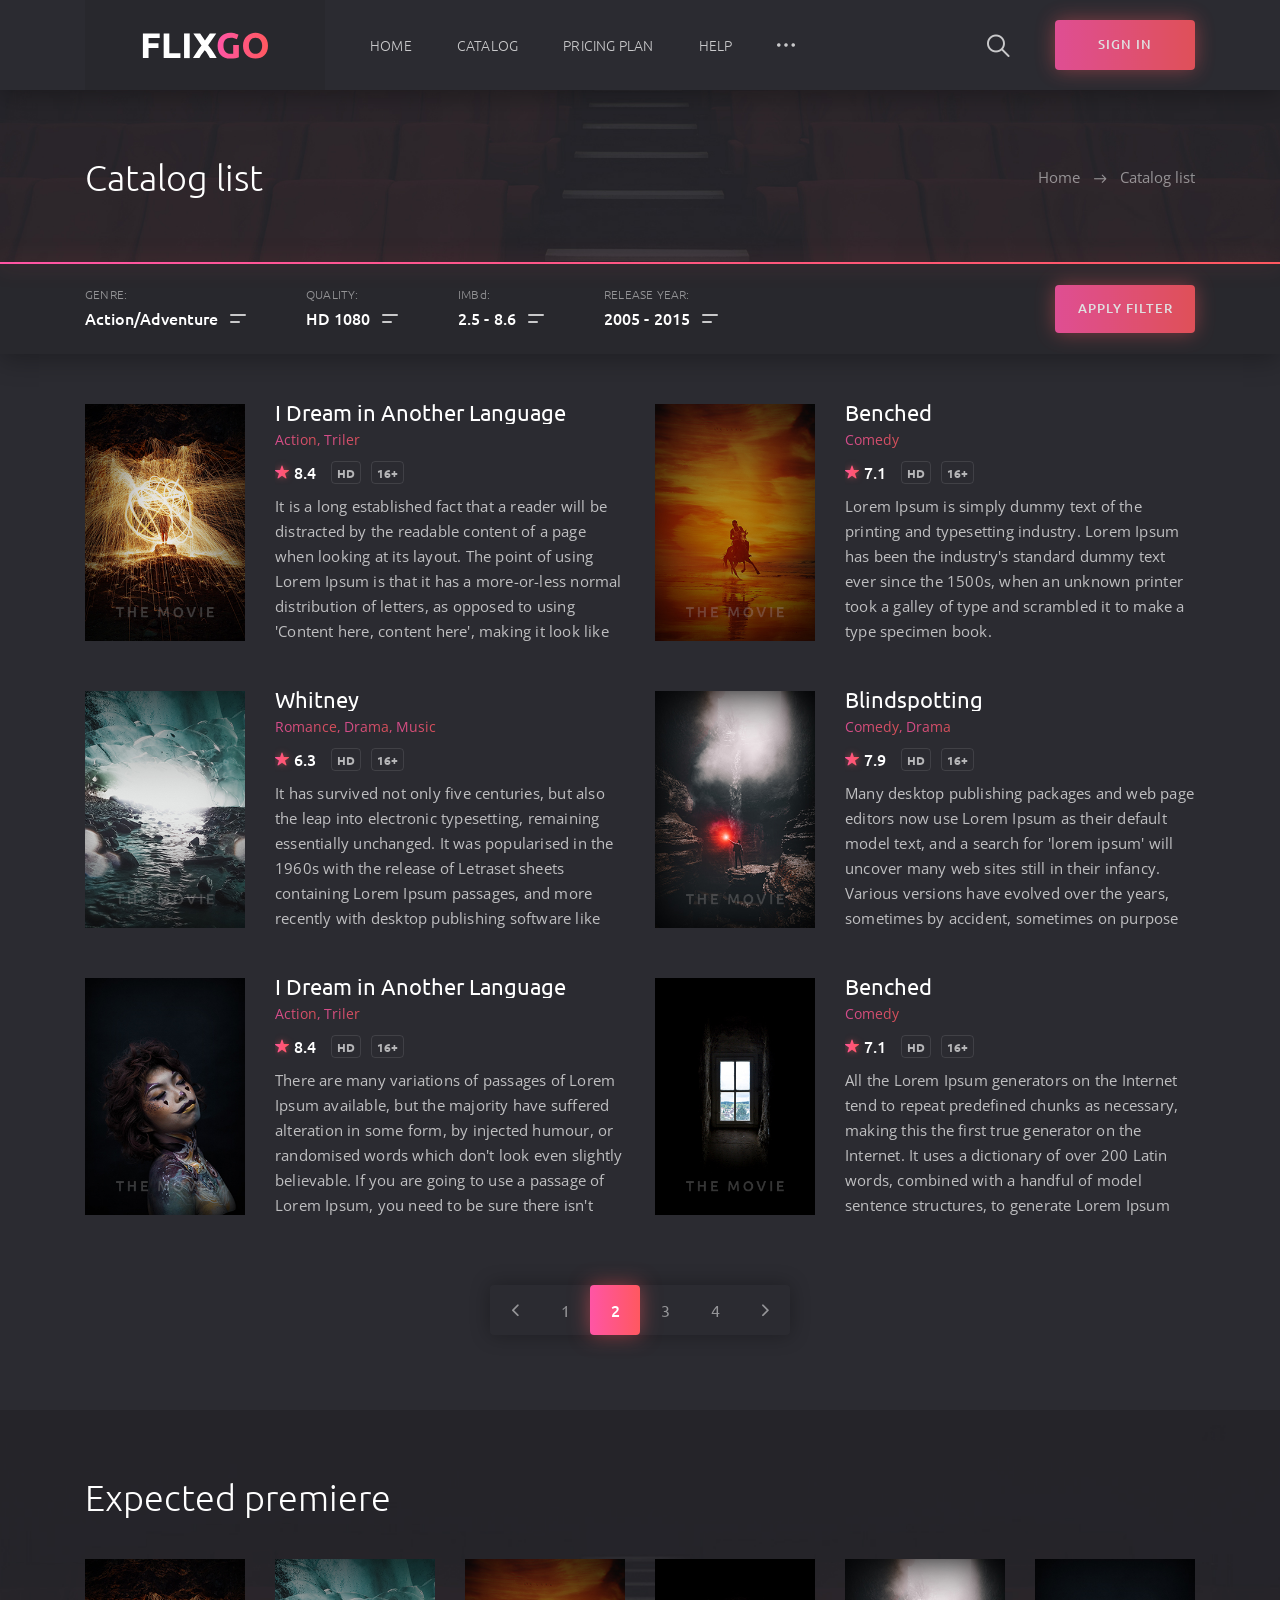
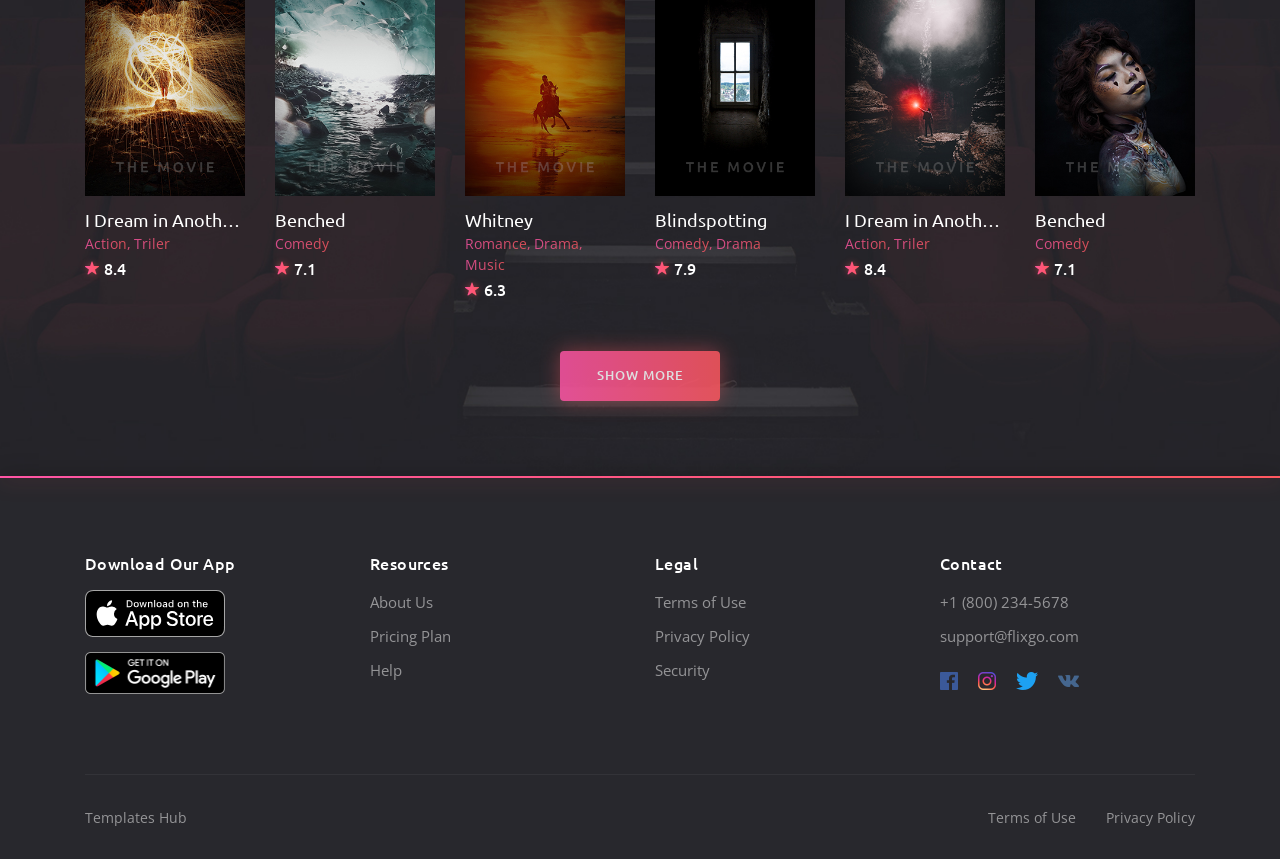
<file: home/catalog2.html>
<!DOCTYPE html>
<html lang="en">

<head>
	<meta charset="utf-8">
	<meta name="viewport" content="width=device-width, initial-scale=1, shrink-to-fit=no">

	<!-- Font -->
	<link href="https://fonts.googleapis.com/css?family=Open+Sans:400,600%7CUbuntu:300,400,500,700" rel="stylesheet"> 

	<!-- CSS -->
	<link rel="stylesheet" href="css/bootstrap-reboot.min.css">
	<link rel="stylesheet" href="css/bootstrap-grid.min.css">
	<link rel="stylesheet" href="css/owl.carousel.min.css">
	<link rel="stylesheet" href="css/jquery.mCustomScrollbar.min.css">
	<link rel="stylesheet" href="css/nouislider.min.css">
	<link rel="stylesheet" href="css/ionicons.min.css">
	<link rel="stylesheet" href="css/plyr.css">
	<link rel="stylesheet" href="css/photoswipe.css">
	<link rel="stylesheet" href="css/default-skin.css">
	<link rel="stylesheet" href="css/main.css">

	<!-- Favicons -->
	<link rel="icon" type="image/png" href="icon/favicon-32x32.png" sizes="32x32">
	<link rel="apple-touch-icon" href="icon/favicon-32x32.png">
	<link rel="apple-touch-icon" sizes="72x72" href="icon/apple-touch-icon-72x72.png">
	<link rel="apple-touch-icon" sizes="114x114" href="icon/apple-touch-icon-114x114.png">
	<link rel="apple-touch-icon" sizes="144x144" href="icon/apple-touch-icon-144x144.png">

	<meta name="description" content="">
	<meta name="keywords" content="">
	<meta name="author" content="Dmitry Volkov">
	<title>FlixGo – Online Movies, TV Shows & Cinema HTML Template</title>

</head>
<body class="body">
	
	<!-- header -->
	<header class="header">
		<div class="header__wrap">
			<div class="container">
				<div class="row">
					<div class="col-12">
						<div class="header__content">
							<!-- header logo -->
							<a href="index.html" class="header__logo">
								<img src="img/logo.svg" alt="">
							</a>
							<!-- end header logo -->

							<!-- header nav -->
							<ul class="header__nav">
								<!-- dropdown -->
								<li class="header__nav-item">
									<a class="dropdown-toggle header__nav-link" href="#" role="button" id="dropdownMenuHome" data-toggle="dropdown" aria-haspopup="true" aria-expanded="false">Home</a>

									<ul class="dropdown-menu header__dropdown-menu" aria-labelledby="dropdownMenuHome">
										<li><a href="index.html">Home slideshow bg</a></li>
										<li><a href="index2.html">Home static bg</a></li>
									</ul>
								</li>
								<!-- end dropdown -->

								<!-- dropdown -->
								<li class="header__nav-item">
									<a class="dropdown-toggle header__nav-link" href="#" role="button" id="dropdownMenuCatalog" data-toggle="dropdown" aria-haspopup="true" aria-expanded="false">Catalog</a>

									<ul class="dropdown-menu header__dropdown-menu" aria-labelledby="dropdownMenuCatalog">
										<li><a href="catalog1.html">Catalog Grid</a></li>
										<li><a href="catalog2.html">Catalog List</a></li>
										<li><a href="details1.html">Details Movie</a></li>
										<li><a href="details2.html">Details TV Series</a></li>
									</ul>
								</li>
								<!-- end dropdown -->

								<li class="header__nav-item">
									<a href="pricing.html" class="header__nav-link">Pricing Plan</a>
								</li>

								<li class="header__nav-item">
									<a href="faq.html" class="header__nav-link">Help</a>
								</li>

								<!-- dropdown -->
								<li class="dropdown header__nav-item">
									<a class="dropdown-toggle header__nav-link header__nav-link--more" href="#" role="button" id="dropdownMenuMore" data-toggle="dropdown" aria-haspopup="true" aria-expanded="false"><i class="icon ion-ios-more"></i></a>

									<ul class="dropdown-menu header__dropdown-menu" aria-labelledby="dropdownMenuMore">
										<li><a href="about.html">About</a></li>
										<li><a href="signin.html">Sign In</a></li>
										<li><a href="signup.html">Sign Up</a></li>
										<li><a href="404.html">404 Page</a></li>
									</ul>
								</li>
								<!-- end dropdown -->
							</ul>
							<!-- end header nav -->

							<!-- header auth -->
							<div class="header__auth">
								<button class="header__search-btn" type="button">
									<i class="icon ion-ios-search"></i>
								</button>

								<a href="signin.html" class="header__sign-in">
									<i class="icon ion-ios-log-in"></i>
									<span>sign in</span>
								</a>
							</div>
							<!-- end header auth -->

							<!-- header menu btn -->
							<button class="header__btn" type="button">
								<span></span>
								<span></span>
								<span></span>
							</button>
							<!-- end header menu btn -->
						</div>
					</div>
				</div>
			</div>
		</div>

		<!-- header search -->
		<form action="#" class="header__search">
			<div class="container">
				<div class="row">
					<div class="col-12">
						<div class="header__search-content">
							<input type="text" placeholder="Search for a movie, TV Series that you are looking for">

							<button type="button">search</button>
						</div>
					</div>
				</div>
			</div>
		</form>
		<!-- end header search -->
	</header>
	<!-- end header -->

	<!-- page title -->
	<section class="section section--first section--bg" data-bg="img/section/section.jpg">
		<div class="container">
			<div class="row">
				<div class="col-12">
					<div class="section__wrap">
						<!-- section title -->
						<h2 class="section__title">Catalog list</h2>
						<!-- end section title -->

						<!-- breadcrumb -->
						<ul class="breadcrumb">
							<li class="breadcrumb__item"><a href="#">Home</a></li>
							<li class="breadcrumb__item breadcrumb__item--active">Catalog list</li>
						</ul>
						<!-- end breadcrumb -->
					</div>
				</div>
			</div>
		</div>
	</section>
	<!-- end page title -->

	<!-- filter -->
	<div class="filter">
		<div class="container">
			<div class="row">
				<div class="col-12">
					<div class="filter__content">
						<div class="filter__items">
							<!-- filter item -->
							<div class="filter__item" id="filter__genre">
								<span class="filter__item-label">GENRE:</span>

								<div class="filter__item-btn dropdown-toggle" role="navigation" id="filter-genre" data-toggle="dropdown" aria-haspopup="true" aria-expanded="false">
									<input type="button" value="Action/Adventure">
									<span></span>
								</div>

								<ul class="filter__item-menu dropdown-menu scrollbar-dropdown" aria-labelledby="filter-genre">
									<li>Action/Adventure</li>
									<li>Animals</li>
									<li>Animation</li>
									<li>Biography</li>
									<li>Comedy</li>
									<li>Cooking</li>
									<li>Dance</li>
									<li>Documentary</li>
									<li>Drama</li>
									<li>Education</li>
									<li>Entertainment</li>
									<li>Family</li>
									<li>Fantasy</li>
									<li>History</li>
									<li>Horror</li>
									<li>Independent</li>
									<li>International</li>
									<li>Kids</li>
									<li>Kids & Family</li>
									<li>Medical</li>
									<li>Military/War</li>
									<li>Music</li>
									<li>Musical</li>
									<li>Mystery/Crime</li>
									<li>Nature</li>
									<li>Paranormal</li>
									<li>Politics</li>
									<li>Racing</li>
									<li>Romance</li>
									<li>Sci-Fi/Horror</li>
									<li>Science</li>
									<li>Science Fiction</li>
									<li>Science/Nature</li>
									<li>Spanish</li>
									<li>Travel</li>
									<li>Western</li>
								</ul>
							</div>
							<!-- end filter item -->

							<!-- filter item -->
							<div class="filter__item" id="filter__quality">
								<span class="filter__item-label">QUALITY:</span>

								<div class="filter__item-btn dropdown-toggle" role="navigation" id="filter-quality" data-toggle="dropdown" aria-haspopup="true" aria-expanded="false">
									<input type="button" value="HD 1080">
									<span></span>
								</div>

								<ul class="filter__item-menu dropdown-menu scrollbar-dropdown" aria-labelledby="filter-quality">
									<li>HD 1080</li>
									<li>HD 720</li>
									<li>DVD</li>
									<li>TS</li>
								</ul>
							</div>
							<!-- end filter item -->

							<!-- filter item -->
							<div class="filter__item" id="filter__rate">
								<span class="filter__item-label">IMBd:</span>

								<div class="filter__item-btn dropdown-toggle" role="button" id="filter-rate" data-toggle="dropdown" aria-haspopup="true" aria-expanded="false">
									<div class="filter__range">
										<div id="filter__imbd-start"></div>
										<div id="filter__imbd-end"></div>
									</div>
									<span></span>
								</div>

								<div class="filter__item-menu filter__item-menu--range dropdown-menu" aria-labelledby="filter-rate">
									<div id="filter__imbd"></div>
								</div>
							</div>
							<!-- end filter item -->

							<!-- filter item -->
							<div class="filter__item" id="filter__year">
								<span class="filter__item-label">RELEASE YEAR:</span>

								<div class="filter__item-btn dropdown-toggle" role="button" id="filter-year" data-toggle="dropdown" aria-haspopup="true" aria-expanded="false">
									<div class="filter__range">
										<div id="filter__years-start"></div>
										<div id="filter__years-end"></div>
									</div>
									<span></span>
								</div>

								<div class="filter__item-menu filter__item-menu--range dropdown-menu" aria-labelledby="filter-year">
									<div id="filter__years"></div>
								</div>
							</div>
							<!-- end filter item -->
						</div>
						
						<!-- filter btn -->
						<button class="filter__btn" type="button">apply filter</button>
						<!-- end filter btn -->
					</div>
				</div>
			</div>
		</div>
	</div>
	<!-- end filter -->

	<!-- catalog -->
	<div class="catalog">
		<div class="container">
			<div class="row">
				<!-- card -->
				<div class="col-6 col-sm-12 col-lg-6">
					<div class="card card--list">
						<div class="row">
							<div class="col-12 col-sm-4">
								<div class="card__cover">
									<img src="img/covers/cover.jpg" alt="">
									<a href="#" class="card__play">
										<i class="icon ion-ios-play"></i>
									</a>
								</div>
							</div>

							<div class="col-12 col-sm-8">
								<div class="card__content">
									<h3 class="card__title"><a href="#">I Dream in Another Language</a></h3>
									<span class="card__category">
										<a href="#">Action</a>
										<a href="#">Triler</a>
									</span>

									<div class="card__wrap">
										<span class="card__rate"><i class="icon ion-ios-star"></i>8.4</span>

										<ul class="card__list">
											<li>HD</li>
											<li>16+</li>
										</ul>
									</div>

									<div class="card__description">
										<p>It is a long established fact that a reader will be distracted by the readable content of a page when looking at its layout. The point of using Lorem Ipsum is that it has a more-or-less normal distribution of letters, as opposed to using 'Content here, content here', making it look like readable English.</p>
									</div>
								</div>
							</div>
						</div>
					</div>
				</div>
				<!-- end card -->

				<!-- card -->
				<div class="col-6 col-sm-12 col-lg-6">
					<div class="card card--list">
						<div class="row">
							<div class="col-12 col-sm-4">
								<div class="card__cover">
									<img src="img/covers/cover2.jpg" alt="">
									<a href="#" class="card__play">
										<i class="icon ion-ios-play"></i>
									</a>
								</div>
							</div>

							<div class="col-12 col-sm-8">
								<div class="card__content">
									<h3 class="card__title"><a href="#">Benched</a></h3>
									<span class="card__category">
										<a href="#">Comedy</a>
									</span>

									<div class="card__wrap">
										<span class="card__rate"><i class="icon ion-ios-star"></i>7.1</span>

										<ul class="card__list">
											<li>HD</li>
											<li>16+</li>
										</ul>
									</div>

									<div class="card__description">
										<p>Lorem Ipsum is simply dummy text of the printing and typesetting industry. Lorem Ipsum has been the industry's standard dummy text ever since the 1500s, when an unknown printer took a galley of type and scrambled it to make a type specimen book.</p>
									</div>
								</div>
							</div>
						</div>
					</div>
				</div>
				<!-- end card -->

				<!-- card -->
				<div class="col-6 col-sm-12 col-lg-6">
					<div class="card card--list">
						<div class="row">
							<div class="col-12 col-sm-4">
								<div class="card__cover">
									<img src="img/covers/cover3.jpg" alt="">
									<a href="#" class="card__play">
										<i class="icon ion-ios-play"></i>
									</a>
								</div>
							</div>

							<div class="col-12 col-sm-8">
								<div class="card__content">
									<h3 class="card__title"><a href="#">Whitney</a></h3>
									<span class="card__category">
										<a href="#">Romance</a>
										<a href="#">Drama</a>
										<a href="#">Music</a>
									</span>

									<div class="card__wrap">
										<span class="card__rate"><i class="icon ion-ios-star"></i>6.3</span>

										<ul class="card__list">
											<li>HD</li>
											<li>16+</li>
										</ul>
									</div>

									<div class="card__description">
										<p>It has survived not only five centuries, but also the leap into electronic typesetting, remaining essentially unchanged. It was popularised in the 1960s with the release of Letraset sheets containing Lorem Ipsum passages, and more recently with desktop publishing software like Aldus PageMaker including versions of Lorem Ipsum.</p>
									</div>
								</div>
							</div>
						</div>
					</div>
				</div>
				<!-- end card -->

				<!-- card -->
				<div class="col-6 col-sm-12 col-lg-6">
					<div class="card card--list">
						<div class="row">
							<div class="col-12 col-sm-4">
								<div class="card__cover">
									<img src="img/covers/cover4.jpg" alt="">
									<a href="#" class="card__play">
										<i class="icon ion-ios-play"></i>
									</a>
								</div>
							</div>

							<div class="col-12 col-sm-8">
								<div class="card__content">
									<h3 class="card__title"><a href="#">Blindspotting</a></h3>
									<span class="card__category">
										<a href="#">Comedy</a>
										<a href="#">Drama</a>
									</span>

									<div class="card__wrap">
										<span class="card__rate"><i class="icon ion-ios-star"></i>7.9</span>

										<ul class="card__list">
											<li>HD</li>
											<li>16+</li>
										</ul>
									</div>

									<div class="card__description">
										<p>Many desktop publishing packages and web page editors now use Lorem Ipsum as their default model text, and a search for 'lorem ipsum' will uncover many web sites still in their infancy. Various versions have evolved over the years, sometimes by accident, sometimes on purpose (injected humour and the like).</p>
									</div>
								</div>
							</div>
						</div>
					</div>
				</div>
				<!-- end card -->

				<!-- card -->
				<div class="col-6 col-sm-12 col-lg-6">
					<div class="card card--list">
						<div class="row">
							<div class="col-12 col-sm-4">
								<div class="card__cover">
									<img src="img/covers/cover5.jpg" alt="">
									<a href="#" class="card__play">
										<i class="icon ion-ios-play"></i>
									</a>
								</div>
							</div>

							<div class="col-12 col-sm-8">
								<div class="card__content">
									<h3 class="card__title"><a href="#">I Dream in Another Language</a></h3>
									<span class="card__category">
										<a href="#">Action</a>
										<a href="#">Triler</a>
									</span>

									<div class="card__wrap">
										<span class="card__rate"><i class="icon ion-ios-star"></i>8.4</span>

										<ul class="card__list">
											<li>HD</li>
											<li>16+</li>
										</ul>
									</div>

									<div class="card__description">
										<p>There are many variations of passages of Lorem Ipsum available, but the majority have suffered alteration in some form, by injected humour, or randomised words which don't look even slightly believable. If you are going to use a passage of Lorem Ipsum, you need to be sure there isn't anything embarrassing hidden in the middle of text.</p>
									</div>
								</div>
							</div>
						</div>
					</div>
				</div>
				<!-- end card -->

				<!-- card -->
				<div class="col-6 col-sm-12 col-lg-6">
					<div class="card card--list">
						<div class="row">
							<div class="col-12 col-sm-4">
								<div class="card__cover">
									<img src="img/covers/cover6.jpg" alt="">
									<a href="#" class="card__play">
										<i class="icon ion-ios-play"></i>
									</a>
								</div>
							</div>

							<div class="col-12 col-sm-8">
								<div class="card__content">
									<h3 class="card__title"><a href="#">Benched</a></h3>
									<span class="card__category">
										<a href="#">Comedy</a>
									</span>

									<div class="card__wrap">
										<span class="card__rate"><i class="icon ion-ios-star"></i>7.1</span>

										<ul class="card__list">
											<li>HD</li>
											<li>16+</li>
										</ul>
									</div>

									<div class="card__description">
										<p>All the Lorem Ipsum generators on the Internet tend to repeat predefined chunks as necessary, making this the first true generator on the Internet. It uses a dictionary of over 200 Latin words, combined with a handful of model sentence structures, to generate Lorem Ipsum which looks reasonable. The generated Lorem Ipsum is therefore always free from repetition, injected humour, or non-characteristic words etc.</p>
									</div>
								</div>
							</div>
						</div>
					</div>
				</div>
				<!-- end card -->

				<!-- paginator -->
				<div class="col-12">
					<ul class="paginator paginator--list">
						<li class="paginator__item paginator__item--prev">
							<a href="#"><i class="icon ion-ios-arrow-back"></i></a>
						</li>
						<li class="paginator__item"><a href="#">1</a></li>
						<li class="paginator__item paginator__item--active"><a href="#">2</a></li>
						<li class="paginator__item"><a href="#">3</a></li>
						<li class="paginator__item"><a href="#">4</a></li>
						<li class="paginator__item paginator__item--next">
							<a href="#"><i class="icon ion-ios-arrow-forward"></i></a>
						</li>
					</ul>
				</div>
				<!-- end paginator -->
			</div>
		</div>
	</div>
	<!-- end catalog -->

	<!-- expected premiere -->
	<section class="section section--bg" data-bg="img/section/section.jpg">
		<div class="container">
			<div class="row">
				<!-- section title -->
				<div class="col-12">
					<h2 class="section__title">Expected premiere</h2>
				</div>
				<!-- end section title -->

				<!-- card -->
				<div class="col-6 col-sm-4 col-lg-3 col-xl-2">
					<div class="card">
						<div class="card__cover">
							<img src="img/covers/cover.jpg" alt="">
							<a href="#" class="card__play">
								<i class="icon ion-ios-play"></i>
							</a>
						</div>
						<div class="card__content">
							<h3 class="card__title"><a href="#">I Dream in Another Language</a></h3>
							<span class="card__category">
								<a href="#">Action</a>
								<a href="#">Triler</a>
							</span>
							<span class="card__rate"><i class="icon ion-ios-star"></i>8.4</span>
						</div>
					</div>
				</div>
				<!-- end card -->

				<!-- card -->
				<div class="col-6 col-sm-4 col-lg-3 col-xl-2">
					<div class="card">
						<div class="card__cover">
							<img src="img/covers/cover3.jpg" alt="">
							<a href="#" class="card__play">
								<i class="icon ion-ios-play"></i>
							</a>
						</div>
						<div class="card__content">
							<h3 class="card__title"><a href="#">Benched</a></h3>
							<span class="card__category">
								<a href="#">Comedy</a>
							</span>
							<span class="card__rate"><i class="icon ion-ios-star"></i>7.1</span>
						</div>
					</div>
				</div>
				<!-- end card -->

				<!-- card -->
				<div class="col-6 col-sm-4 col-lg-3 col-xl-2">
					<div class="card">
						<div class="card__cover">
							<img src="img/covers/cover2.jpg" alt="">
							<a href="#" class="card__play">
								<i class="icon ion-ios-play"></i>
							</a>
						</div>
						<div class="card__content">
							<h3 class="card__title"><a href="#">Whitney</a></h3>
							<span class="card__category">
								<a href="#">Romance</a>
								<a href="#">Drama</a>
								<a href="#">Music</a>
							</span>
							<span class="card__rate"><i class="icon ion-ios-star"></i>6.3</span>
						</div>
					</div>
				</div>
				<!-- end card -->

				<!-- card -->
				<div class="col-6 col-sm-4 col-lg-3 col-xl-2">
					<div class="card">
						<div class="card__cover">
							<img src="img/covers/cover6.jpg" alt="">
							<a href="#" class="card__play">
								<i class="icon ion-ios-play"></i>
							</a>
						</div>
						<div class="card__content">
							<h3 class="card__title"><a href="#">Blindspotting</a></h3>
							<span class="card__category">
								<a href="#">Comedy</a>
								<a href="#">Drama</a>
							</span>
							<span class="card__rate"><i class="icon ion-ios-star"></i>7.9</span>
						</div>
					</div>
				</div>
				<!-- end card -->

				<!-- card -->
				<div class="col-6 col-sm-4 col-lg-3 col-xl-2">
					<div class="card">
						<div class="card__cover">
							<img src="img/covers/cover4.jpg" alt="">
							<a href="#" class="card__play">
								<i class="icon ion-ios-play"></i>
							</a>
						</div>
						<div class="card__content">
							<h3 class="card__title"><a href="#">I Dream in Another Language</a></h3>
							<span class="card__category">
								<a href="#">Action</a>
								<a href="#">Triler</a>
							</span>
							<span class="card__rate"><i class="icon ion-ios-star"></i>8.4</span>
						</div>
					</div>
				</div>
				<!-- end card -->

				<!-- card -->
				<div class="col-6 col-sm-4 col-lg-3 col-xl-2">
					<div class="card">
						<div class="card__cover">
							<img src="img/covers/cover5.jpg" alt="">
							<a href="#" class="card__play">
								<i class="icon ion-ios-play"></i>
							</a>
						</div>
						<div class="card__content">
							<h3 class="card__title"><a href="#">Benched</a></h3>
							<span class="card__category">
								<a href="#">Comedy</a>
							</span>
							<span class="card__rate"><i class="icon ion-ios-star"></i>7.1</span>
						</div>
					</div>
				</div>
				<!-- end card -->

				<!-- section btn -->
				<div class="col-12">
					<a href="#" class="section__btn">Show more</a>
				</div>
				<!-- end section btn -->
			</div>
		</div>
	</section>
	<!-- end expected premiere -->

	<!-- footer -->
	<footer class="footer">
		<div class="container">
			<div class="row">
				<!-- footer list -->
				<div class="col-12 col-md-3">
					<h6 class="footer__title">Download Our App</h6>
					<ul class="footer__app">
						<li><a href="#"><img src="img/Download_on_the_App_Store_Badge.svg" alt=""></a></li>
						<li><a href="#"><img src="img/google-play-badge.png" alt=""></a></li>
					</ul>
				</div>
				<!-- end footer list -->

				<!-- footer list -->
				<div class="col-6 col-sm-4 col-md-3">
					<h6 class="footer__title">Resources</h6>
					<ul class="footer__list">
						<li><a href="#">About Us</a></li>
						<li><a href="#">Pricing Plan</a></li>
						<li><a href="#">Help</a></li>
					</ul>
				</div>
				<!-- end footer list -->

				<!-- footer list -->
				<div class="col-6 col-sm-4 col-md-3">
					<h6 class="footer__title">Legal</h6>
					<ul class="footer__list">
						<li><a href="#">Terms of Use</a></li>
						<li><a href="#">Privacy Policy</a></li>
						<li><a href="#">Security</a></li>
					</ul>
				</div>
				<!-- end footer list -->

				<!-- footer list -->
				<div class="col-12 col-sm-4 col-md-3">
					<h6 class="footer__title">Contact</h6>
					<ul class="footer__list">
						<li><a href="tel:+18002345678">+1 (800) 234-5678</a></li>
						<li><a href="mailto:support@moviego.com">support@flixgo.com</a></li>
					</ul>
					<ul class="footer__social">
						<li class="facebook"><a href="#"><i class="icon ion-logo-facebook"></i></a></li>
						<li class="instagram"><a href="#"><i class="icon ion-logo-instagram"></i></a></li>
						<li class="twitter"><a href="#"><i class="icon ion-logo-twitter"></i></a></li>
						<li class="vk"><a href="#"><i class="icon ion-logo-vk"></i></a></li>
					</ul>
				</div>
				<!-- end footer list -->

				<!-- footer copyright -->
				<div class="col-12">
					<div class="footer__copyright">
						<small><a target="_blank" href="https://www.templateshub.net">Templates Hub</a></small>

						<ul>
							<li><a href="#">Terms of Use</a></li>
							<li><a href="#">Privacy Policy</a></li>
						</ul>
					</div>
				</div>
				<!-- end footer copyright -->
			</div>
		</div>
	</footer>
	<!-- end footer -->

	<!-- JS -->
	<script src="js/jquery-3.3.1.min.js"></script>
	<script src="js/bootstrap.bundle.min.js"></script>
	<script src="js/owl.carousel.min.js"></script>
	<script src="js/jquery.mousewheel.min.js"></script>
	<script src="js/jquery.mCustomScrollbar.min.js"></script>
	<script src="js/wNumb.js"></script>
	<script src="js/nouislider.min.js"></script>
	<script src="js/plyr.min.js"></script>
	<script src="js/jquery.morelines.min.js"></script>
	<script src="js/photoswipe.min.js"></script>
	<script src="js/photoswipe-ui-default.min.js"></script>
	<script src="js/main.js"></script>
</body>

</html>
</file>
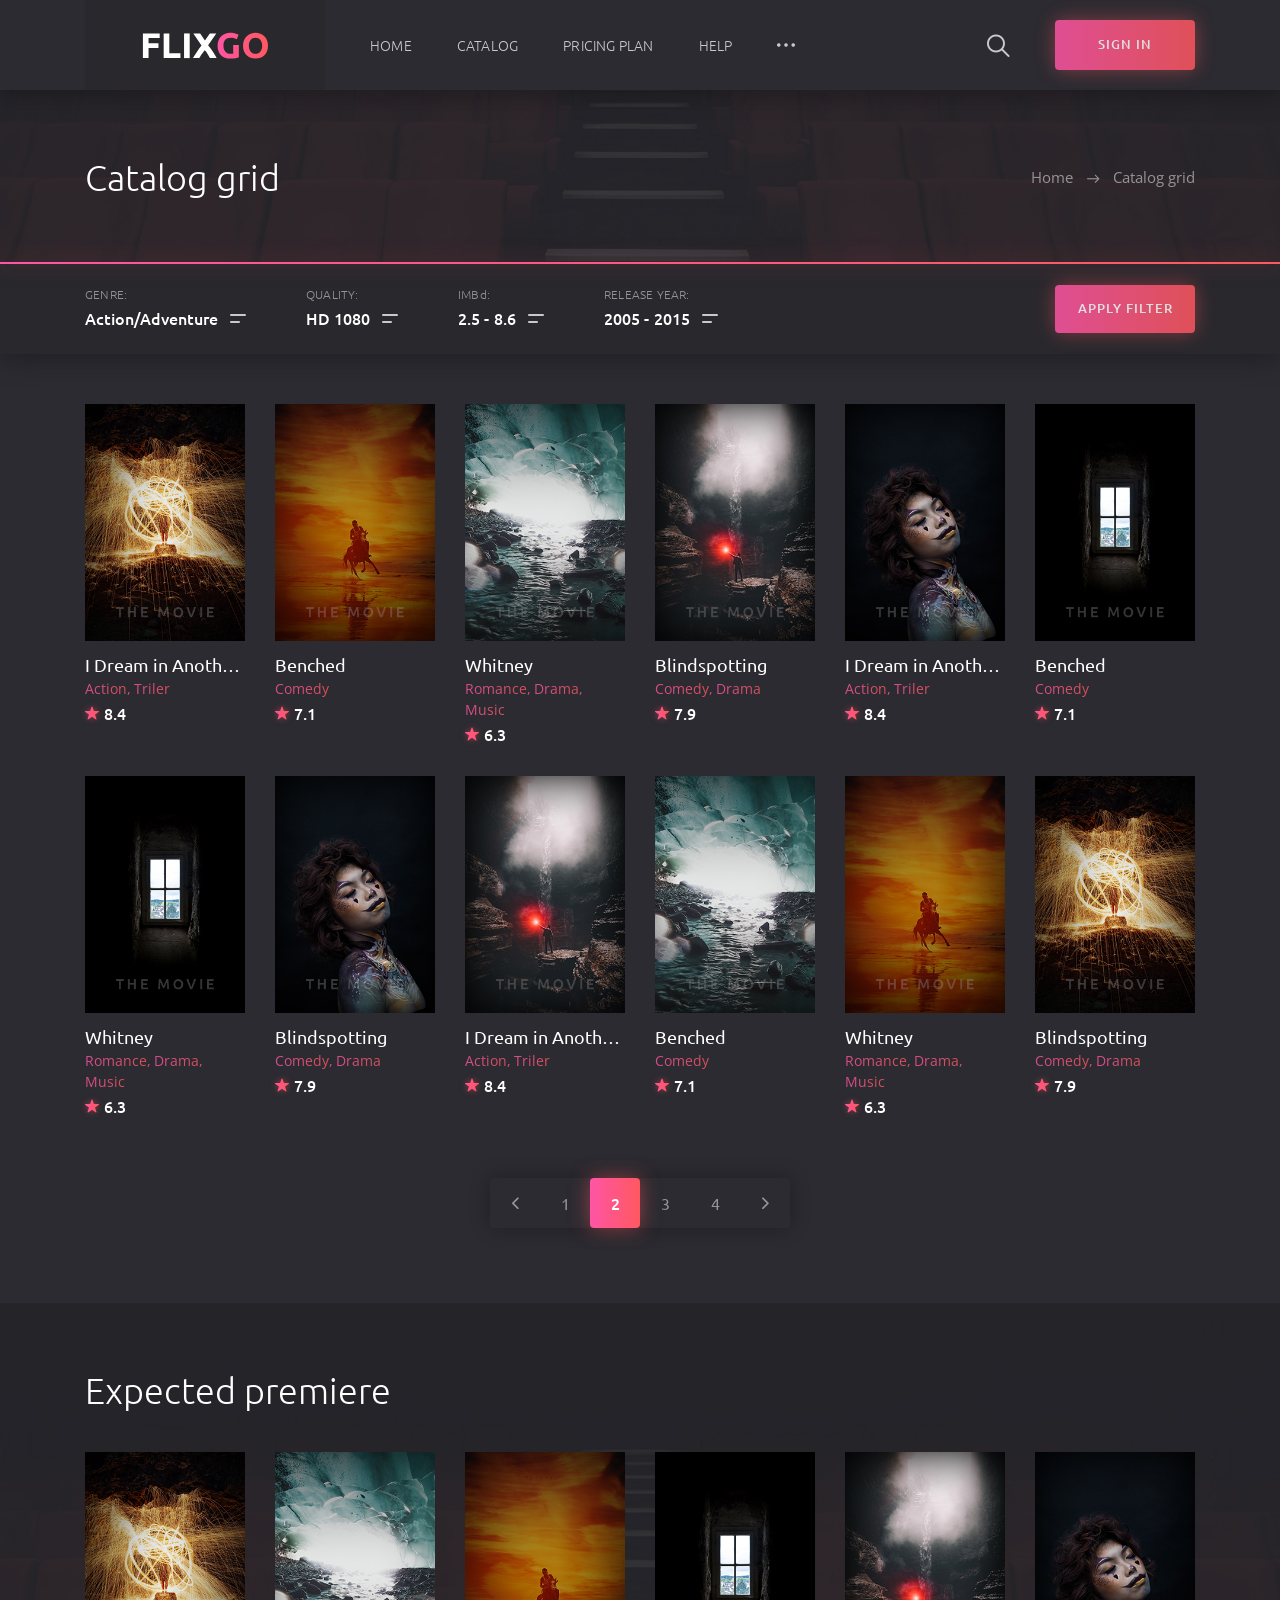
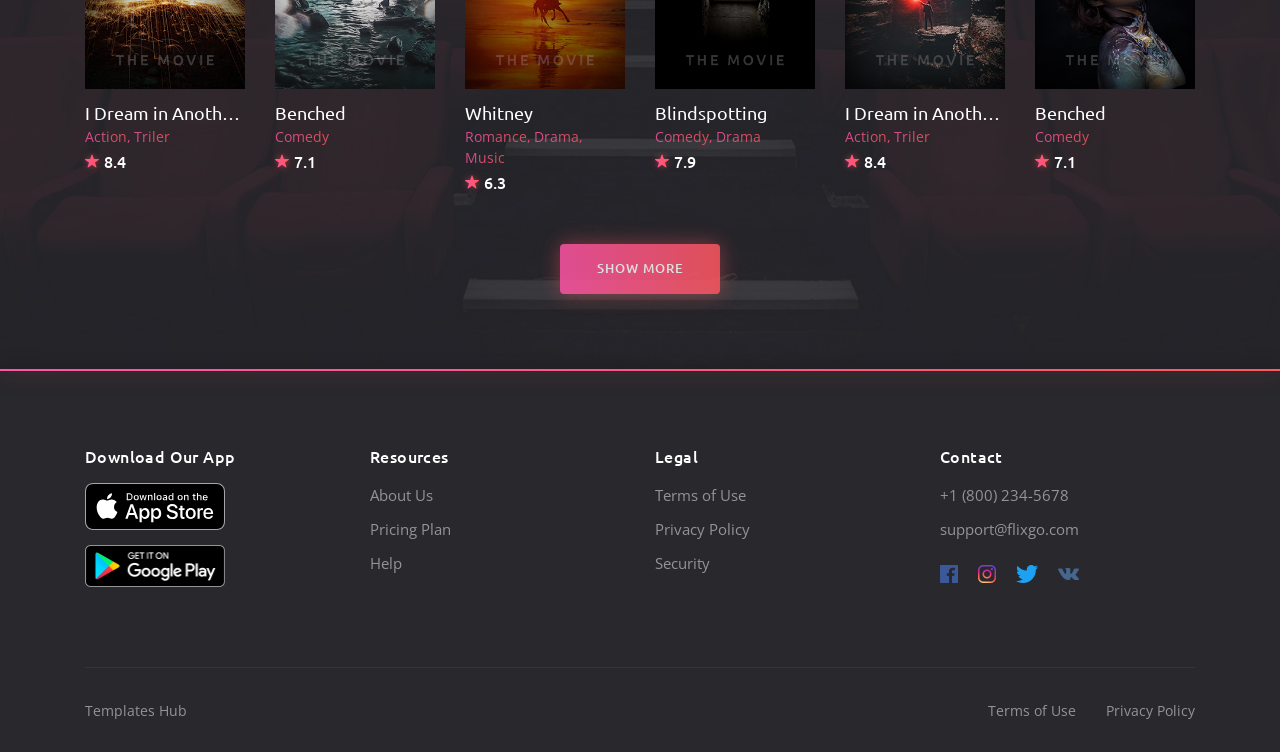
<file: home/details1.html>
<!DOCTYPE html>
<html lang="en">

<head>
	<meta charset="utf-8">
	<meta name="viewport" content="width=device-width, initial-scale=1, shrink-to-fit=no">

	<!-- Font -->
	<link href="https://fonts.googleapis.com/css?family=Open+Sans:400,600%7CUbuntu:300,400,500,700" rel="stylesheet"> 

	<!-- CSS -->
	<link rel="stylesheet" href="css/bootstrap-reboot.min.css">
	<link rel="stylesheet" href="css/bootstrap-grid.min.css">
	<link rel="stylesheet" href="css/owl.carousel.min.css">
	<link rel="stylesheet" href="css/jquery.mCustomScrollbar.min.css">
	<link rel="stylesheet" href="css/nouislider.min.css">
	<link rel="stylesheet" href="css/ionicons.min.css">
	<link rel="stylesheet" href="css/plyr.css">
	<link rel="stylesheet" href="css/photoswipe.css">
	<link rel="stylesheet" href="css/default-skin.css">
	<link rel="stylesheet" href="css/main.css">

	<!-- Favicons -->
	<link rel="icon" type="image/png" href="icon/favicon-32x32.png" sizes="32x32">
	<link rel="apple-touch-icon" href="icon/favicon-32x32.png">
	<link rel="apple-touch-icon" sizes="72x72" href="icon/apple-touch-icon-72x72.png">
	<link rel="apple-touch-icon" sizes="114x114" href="icon/apple-touch-icon-114x114.png">
	<link rel="apple-touch-icon" sizes="144x144" href="icon/apple-touch-icon-144x144.png">

	<meta name="description" content="">
	<meta name="keywords" content="">
	<meta name="author" content="Dmitry Volkov">
	<title>FlixGo – Online Movies, TV Shows & Cinema HTML Template</title>

</head>
<body class="body">
	
	<!-- header -->
	<header class="header">
		<div class="header__wrap">
			<div class="container">
				<div class="row">
					<div class="col-12">
						<div class="header__content">
							<!-- header logo -->
							<a href="index.html" class="header__logo">
								<img src="img/logo.svg" alt="">
							</a>
							<!-- end header logo -->

							<!-- header nav -->
							<ul class="header__nav">
								<!-- dropdown -->
								<li class="header__nav-item">
									<a class="dropdown-toggle header__nav-link" href="#" role="button" id="dropdownMenuHome" data-toggle="dropdown" aria-haspopup="true" aria-expanded="false">Home</a>

									<ul class="dropdown-menu header__dropdown-menu" aria-labelledby="dropdownMenuHome">
										<li><a href="index.html">Home slideshow bg</a></li>
										<li><a href="index2.html">Home static bg</a></li>
									</ul>
								</li>
								<!-- end dropdown -->

								<!-- dropdown -->
								<li class="header__nav-item">
									<a class="dropdown-toggle header__nav-link" href="#" role="button" id="dropdownMenuCatalog" data-toggle="dropdown" aria-haspopup="true" aria-expanded="false">Catalog</a>

									<ul class="dropdown-menu header__dropdown-menu" aria-labelledby="dropdownMenuCatalog">
										<li><a href="catalog1.html">Catalog Grid</a></li>
										<li><a href="catalog2.html">Catalog List</a></li>
										<li><a href="details1.html">Details Movie</a></li>
										<li><a href="details2.html">Details TV Series</a></li>
									</ul>
								</li>
								<!-- end dropdown -->

								<li class="header__nav-item">
									<a href="pricing.html" class="header__nav-link">Pricing Plan</a>
								</li>

								<li class="header__nav-item">
									<a href="faq.html" class="header__nav-link">Help</a>
								</li>

								<!-- dropdown -->
								<li class="dropdown header__nav-item">
									<a class="dropdown-toggle header__nav-link header__nav-link--more" href="#" role="button" id="dropdownMenuMore" data-toggle="dropdown" aria-haspopup="true" aria-expanded="false"><i class="icon ion-ios-more"></i></a>

									<ul class="dropdown-menu header__dropdown-menu" aria-labelledby="dropdownMenuMore">
										<li><a href="about.html">About</a></li>
										<li><a href="signin.html">Sign In</a></li>
										<li><a href="signup.html">Sign Up</a></li>
										<li><a href="404.html">404 Page</a></li>
									</ul>
								</li>
								<!-- end dropdown -->
							</ul>
							<!-- end header nav -->

							<!-- header auth -->
							<div class="header__auth">
								<button class="header__search-btn" type="button">
									<i class="icon ion-ios-search"></i>
								</button>

								<a href="signin.html" class="header__sign-in">
									<i class="icon ion-ios-log-in"></i>
									<span>sign in</span>
								</a>
							</div>
							<!-- end header auth -->

							<!-- header menu btn -->
							<button class="header__btn" type="button">
								<span></span>
								<span></span>
								<span></span>
							</button>
							<!-- end header menu btn -->
						</div>
					</div>
				</div>
			</div>
		</div>

		<!-- header search -->
		<form action="#" class="header__search">
			<div class="container">
				<div class="row">
					<div class="col-12">
						<div class="header__search-content">
							<input type="text" placeholder="Search for a movie, TV Series that you are looking for">

							<button type="button">search</button>
						</div>
					</div>
				</div>
			</div>
		</form>
		<!-- end header search -->
	</header>
	<!-- end header -->

	<!-- page title -->
	<section class="section section--first section--bg" data-bg="img/section/section.jpg">
		<div class="container">
			<div class="row">
				<div class="col-12">
					<div class="section__wrap">
						<!-- section title -->
						<h2 class="section__title">Catalog grid</h2>
						<!-- end section title -->

						<!-- breadcrumb -->
						<ul class="breadcrumb">
							<li class="breadcrumb__item"><a href="#">Home</a></li>
							<li class="breadcrumb__item breadcrumb__item--active">Catalog grid</li>
						</ul>
						<!-- end breadcrumb -->
					</div>
				</div>
			</div>
		</div>
	</section>
	<!-- end page title -->

	<!-- filter -->
	<div class="filter">
		<div class="container">
			<div class="row">
				<div class="col-12">
					<div class="filter__content">
						<div class="filter__items">
							<!-- filter item -->
							<div class="filter__item" id="filter__genre">
								<span class="filter__item-label">GENRE:</span>

								<div class="filter__item-btn dropdown-toggle" role="navigation" id="filter-genre" data-toggle="dropdown" aria-haspopup="true" aria-expanded="false">
									<input type="button" value="Action/Adventure">
									<span></span>
								</div>

								<ul class="filter__item-menu dropdown-menu scrollbar-dropdown" aria-labelledby="filter-genre">
									<li>Action/Adventure</li>
									<li>Animals</li>
									<li>Animation</li>
									<li>Biography</li>
									<li>Comedy</li>
									<li>Cooking</li>
									<li>Dance</li>
									<li>Documentary</li>
									<li>Drama</li>
									<li>Education</li>
									<li>Entertainment</li>
									<li>Family</li>
									<li>Fantasy</li>
									<li>History</li>
									<li>Horror</li>
									<li>Independent</li>
									<li>International</li>
									<li>Kids</li>
									<li>Kids & Family</li>
									<li>Medical</li>
									<li>Military/War</li>
									<li>Music</li>
									<li>Musical</li>
									<li>Mystery/Crime</li>
									<li>Nature</li>
									<li>Paranormal</li>
									<li>Politics</li>
									<li>Racing</li>
									<li>Romance</li>
									<li>Sci-Fi/Horror</li>
									<li>Science</li>
									<li>Science Fiction</li>
									<li>Science/Nature</li>
									<li>Spanish</li>
									<li>Travel</li>
									<li>Western</li>
								</ul>
							</div>
							<!-- end filter item -->

							<!-- filter item -->
							<div class="filter__item" id="filter__quality">
								<span class="filter__item-label">QUALITY:</span>

								<div class="filter__item-btn dropdown-toggle" role="navigation" id="filter-quality" data-toggle="dropdown" aria-haspopup="true" aria-expanded="false">
									<input type="button" value="HD 1080">
									<span></span>
								</div>

								<ul class="filter__item-menu dropdown-menu scrollbar-dropdown" aria-labelledby="filter-quality">
									<li>HD 1080</li>
									<li>HD 720</li>
									<li>DVD</li>
									<li>TS</li>
								</ul>
							</div>
							<!-- end filter item -->

							<!-- filter item -->
							<div class="filter__item" id="filter__rate">
								<span class="filter__item-label">IMBd:</span>

								<div class="filter__item-btn dropdown-toggle" role="button" id="filter-rate" data-toggle="dropdown" aria-haspopup="true" aria-expanded="false">
									<div class="filter__range">
										<div id="filter__imbd-start"></div>
										<div id="filter__imbd-end"></div>
									</div>
									<span></span>
								</div>

								<div class="filter__item-menu filter__item-menu--range dropdown-menu" aria-labelledby="filter-rate">
									<div id="filter__imbd"></div>
								</div>
							</div>
							<!-- end filter item -->

							<!-- filter item -->
							<div class="filter__item" id="filter__year">
								<span class="filter__item-label">RELEASE YEAR:</span>

								<div class="filter__item-btn dropdown-toggle" role="button" id="filter-year" data-toggle="dropdown" aria-haspopup="true" aria-expanded="false">
									<div class="filter__range">
										<div id="filter__years-start"></div>
										<div id="filter__years-end"></div>
									</div>
									<span></span>
								</div>

								<div class="filter__item-menu filter__item-menu--range dropdown-menu" aria-labelledby="filter-year">
									<div id="filter__years"></div>
								</div>
							</div>
							<!-- end filter item -->
						</div>
						
						<!-- filter btn -->
						<button class="filter__btn" type="button">apply filter</button>
						<!-- end filter btn -->
					</div>
				</div>
			</div>
		</div>
	</div>
	<!-- end filter -->

	<!-- catalog -->
	<div class="catalog">
		<div class="container">
			<div class="row">
				<!-- card -->
				<div class="col-6 col-sm-4 col-lg-3 col-xl-2">
					<div class="card">
						<div class="card__cover">
							<img src="img/covers/cover.jpg" alt="">
							<a href="#" class="card__play">
								<i class="icon ion-ios-play"></i>
							</a>
						</div>
						<div class="card__content">
							<h3 class="card__title"><a href="#">I Dream in Another Language</a></h3>
							<span class="card__category">
								<a href="#">Action</a>
								<a href="#">Triler</a>
							</span>
							<span class="card__rate"><i class="icon ion-ios-star"></i>8.4</span>
						</div>
					</div>
				</div>
				<!-- end card -->

				<!-- card -->
				<div class="col-6 col-sm-4 col-lg-3 col-xl-2">
					<div class="card">
						<div class="card__cover">
							<img src="img/covers/cover2.jpg" alt="">
							<a href="#" class="card__play">
								<i class="icon ion-ios-play"></i>
							</a>
						</div>
						<div class="card__content">
							<h3 class="card__title"><a href="#">Benched</a></h3>
							<span class="card__category">
								<a href="#">Comedy</a>
							</span>
							<span class="card__rate"><i class="icon ion-ios-star"></i>7.1</span>
						</div>
					</div>
				</div>
				<!-- end card -->

				<!-- card -->
				<div class="col-6 col-sm-4 col-lg-3 col-xl-2">
					<div class="card">
						<div class="card__cover">
							<img src="img/covers/cover3.jpg" alt="">
							<a href="#" class="card__play">
								<i class="icon ion-ios-play"></i>
							</a>
						</div>
						<div class="card__content">
							<h3 class="card__title"><a href="#">Whitney</a></h3>
							<span class="card__category">
								<a href="#">Romance</a>
								<a href="#">Drama</a>
								<a href="#">Music</a>
							</span>
							<span class="card__rate"><i class="icon ion-ios-star"></i>6.3</span>
						</div>
					</div>
				</div>
				<!-- end card -->

				<!-- card -->
				<div class="col-6 col-sm-4 col-lg-3 col-xl-2">
					<div class="card">
						<div class="card__cover">
							<img src="img/covers/cover4.jpg" alt="">
							<a href="#" class="card__play">
								<i class="icon ion-ios-play"></i>
							</a>
						</div>
						<div class="card__content">
							<h3 class="card__title"><a href="#">Blindspotting</a></h3>
							<span class="card__category">
								<a href="#">Comedy</a>
								<a href="#">Drama</a>
							</span>
							<span class="card__rate"><i class="icon ion-ios-star"></i>7.9</span>
						</div>
					</div>
				</div>
				<!-- end card -->

				<!-- card -->
				<div class="col-6 col-sm-4 col-lg-3 col-xl-2">
					<div class="card">
						<div class="card__cover">
							<img src="img/covers/cover5.jpg" alt="">
							<a href="#" class="card__play">
								<i class="icon ion-ios-play"></i>
							</a>
						</div>
						<div class="card__content">
							<h3 class="card__title"><a href="#">I Dream in Another Language</a></h3>
							<span class="card__category">
								<a href="#">Action</a>
								<a href="#">Triler</a>
							</span>
							<span class="card__rate"><i class="icon ion-ios-star"></i>8.4</span>
						</div>
					</div>
				</div>
				<!-- end card -->

				<!-- card -->
				<div class="col-6 col-sm-4 col-lg-3 col-xl-2">
					<div class="card">
						<div class="card__cover">
							<img src="img/covers/cover6.jpg" alt="">
							<a href="#" class="card__play">
								<i class="icon ion-ios-play"></i>
							</a>
						</div>
						<div class="card__content">
							<h3 class="card__title"><a href="#">Benched</a></h3>
							<span class="card__category">
								<a href="#">Comedy</a>
							</span>
							<span class="card__rate"><i class="icon ion-ios-star"></i>7.1</span>
						</div>
					</div>
				</div>
				<!-- end card -->

				<!-- card -->
				<div class="col-6 col-sm-4 col-lg-3 col-xl-2">
					<div class="card">
						<div class="card__cover">
							<img src="img/covers/cover6.jpg" alt="">
							<a href="#" class="card__play">
								<i class="icon ion-ios-play"></i>
							</a>
						</div>
						<div class="card__content">
							<h3 class="card__title"><a href="#">Whitney</a></h3>
							<span class="card__category">
								<a href="#">Romance</a>
								<a href="#">Drama</a>
								<a href="#">Music</a>
							</span>
							<span class="card__rate"><i class="icon ion-ios-star"></i>6.3</span>
						</div>
					</div>
				</div>
				<!-- end card -->

				<!-- card -->
				<div class="col-6 col-sm-4 col-lg-3 col-xl-2">
					<div class="card">
						<div class="card__cover">
							<img src="img/covers/cover5.jpg" alt="">
							<a href="#" class="card__play">
								<i class="icon ion-ios-play"></i>
							</a>
						</div>
						<div class="card__content">
							<h3 class="card__title"><a href="#">Blindspotting</a></h3>
							<span class="card__category">
								<a href="#">Comedy</a>
								<a href="#">Drama</a>
							</span>
							<span class="card__rate"><i class="icon ion-ios-star"></i>7.9</span>
						</div>
					</div>
				</div>
				<!-- end card -->

				<!-- card -->
				<div class="col-6 col-sm-4 col-lg-3 col-xl-2">
					<div class="card">
						<div class="card__cover">
							<img src="img/covers/cover4.jpg" alt="">
							<a href="#" class="card__play">
								<i class="icon ion-ios-play"></i>
							</a>
						</div>
						<div class="card__content">
							<h3 class="card__title"><a href="#">I Dream in Another Language</a></h3>
							<span class="card__category">
								<a href="#">Action</a>
								<a href="#">Triler</a>
							</span>
							<span class="card__rate"><i class="icon ion-ios-star"></i>8.4</span>
						</div>
					</div>
				</div>
				<!-- end card -->

				<!-- card -->
				<div class="col-6 col-sm-4 col-lg-3 col-xl-2">
					<div class="card">
						<div class="card__cover">
							<img src="img/covers/cover3.jpg" alt="">
							<a href="#" class="card__play">
								<i class="icon ion-ios-play"></i>
							</a>
						</div>
						<div class="card__content">
							<h3 class="card__title"><a href="#">Benched</a></h3>
							<span class="card__category">
								<a href="#">Comedy</a>
							</span>
							<span class="card__rate"><i class="icon ion-ios-star"></i>7.1</span>
						</div>
					</div>
				</div>
				<!-- end card -->

				<!-- card -->
				<div class="col-6 col-sm-4 col-lg-3 col-xl-2">
					<div class="card">
						<div class="card__cover">
							<img src="img/covers/cover2.jpg" alt="">
							<a href="#" class="card__play">
								<i class="icon ion-ios-play"></i>
							</a>
						</div>
						<div class="card__content">
							<h3 class="card__title"><a href="#">Whitney</a></h3>
							<span class="card__category">
								<a href="#">Romance</a>
								<a href="#">Drama</a>
								<a href="#">Music</a>
							</span>
							<span class="card__rate"><i class="icon ion-ios-star"></i>6.3</span>
						</div>
					</div>
				</div>
				<!-- end card -->

				<!-- card -->
				<div class="col-6 col-sm-4 col-lg-3 col-xl-2">
					<div class="card">
						<div class="card__cover">
							<img src="img/covers/cover.jpg" alt="">
							<a href="#" class="card__play">
								<i class="icon ion-ios-play"></i>
							</a>
						</div>
						<div class="card__content">
							<h3 class="card__title"><a href="#">Blindspotting</a></h3>
							<span class="card__category">
								<a href="#">Comedy</a>
								<a href="#">Drama</a>
							</span>
							<span class="card__rate"><i class="icon ion-ios-star"></i>7.9</span>
						</div>
					</div>
				</div>
				<!-- end card -->

				<!-- paginator -->
				<div class="col-12">
					<ul class="paginator">
						<li class="paginator__item paginator__item--prev">
							<a href="#"><i class="icon ion-ios-arrow-back"></i></a>
						</li>
						<li class="paginator__item"><a href="#">1</a></li>
						<li class="paginator__item paginator__item--active"><a href="#">2</a></li>
						<li class="paginator__item"><a href="#">3</a></li>
						<li class="paginator__item"><a href="#">4</a></li>
						<li class="paginator__item paginator__item--next">
							<a href="#"><i class="icon ion-ios-arrow-forward"></i></a>
						</li>
					</ul>
				</div>
				<!-- end paginator -->
			</div>
		</div>
	</div>
	<!-- end catalog -->

	<!-- expected premiere -->
	<section class="section section--bg" data-bg="img/section/section.jpg">
		<div class="container">
			<div class="row">
				<!-- section title -->
				<div class="col-12">
					<h2 class="section__title">Expected premiere</h2>
				</div>
				<!-- end section title -->

				<!-- card -->
				<div class="col-6 col-sm-4 col-lg-3 col-xl-2">
					<div class="card">
						<div class="card__cover">
							<img src="img/covers/cover.jpg" alt="">
							<a href="#" class="card__play">
								<i class="icon ion-ios-play"></i>
							</a>
						</div>
						<div class="card__content">
							<h3 class="card__title"><a href="#">I Dream in Another Language</a></h3>
							<span class="card__category">
								<a href="#">Action</a>
								<a href="#">Triler</a>
							</span>
							<span class="card__rate"><i class="icon ion-ios-star"></i>8.4</span>
						</div>
					</div>
				</div>
				<!-- end card -->

				<!-- card -->
				<div class="col-6 col-sm-4 col-lg-3 col-xl-2">
					<div class="card">
						<div class="card__cover">
							<img src="img/covers/cover3.jpg" alt="">
							<a href="#" class="card__play">
								<i class="icon ion-ios-play"></i>
							</a>
						</div>
						<div class="card__content">
							<h3 class="card__title"><a href="#">Benched</a></h3>
							<span class="card__category">
								<a href="#">Comedy</a>
							</span>
							<span class="card__rate"><i class="icon ion-ios-star"></i>7.1</span>
						</div>
					</div>
				</div>
				<!-- end card -->

				<!-- card -->
				<div class="col-6 col-sm-4 col-lg-3 col-xl-2">
					<div class="card">
						<div class="card__cover">
							<img src="img/covers/cover2.jpg" alt="">
							<a href="#" class="card__play">
								<i class="icon ion-ios-play"></i>
							</a>
						</div>
						<div class="card__content">
							<h3 class="card__title"><a href="#">Whitney</a></h3>
							<span class="card__category">
								<a href="#">Romance</a>
								<a href="#">Drama</a>
								<a href="#">Music</a>
							</span>
							<span class="card__rate"><i class="icon ion-ios-star"></i>6.3</span>
						</div>
					</div>
				</div>
				<!-- end card -->

				<!-- card -->
				<div class="col-6 col-sm-4 col-lg-3 col-xl-2">
					<div class="card">
						<div class="card__cover">
							<img src="img/covers/cover6.jpg" alt="">
							<a href="#" class="card__play">
								<i class="icon ion-ios-play"></i>
							</a>
						</div>
						<div class="card__content">
							<h3 class="card__title"><a href="#">Blindspotting</a></h3>
							<span class="card__category">
								<a href="#">Comedy</a>
								<a href="#">Drama</a>
							</span>
							<span class="card__rate"><i class="icon ion-ios-star"></i>7.9</span>
						</div>
					</div>
				</div>
				<!-- end card -->

				<!-- card -->
				<div class="col-6 col-sm-4 col-lg-3 col-xl-2">
					<div class="card">
						<div class="card__cover">
							<img src="img/covers/cover4.jpg" alt="">
							<a href="#" class="card__play">
								<i class="icon ion-ios-play"></i>
							</a>
						</div>
						<div class="card__content">
							<h3 class="card__title"><a href="#">I Dream in Another Language</a></h3>
							<span class="card__category">
								<a href="#">Action</a>
								<a href="#">Triler</a>
							</span>
							<span class="card__rate"><i class="icon ion-ios-star"></i>8.4</span>
						</div>
					</div>
				</div>
				<!-- end card -->

				<!-- card -->
				<div class="col-6 col-sm-4 col-lg-3 col-xl-2">
					<div class="card">
						<div class="card__cover">
							<img src="img/covers/cover5.jpg" alt="">
							<a href="#" class="card__play">
								<i class="icon ion-ios-play"></i>
							</a>
						</div>
						<div class="card__content">
							<h3 class="card__title"><a href="#">Benched</a></h3>
							<span class="card__category">
								<a href="#">Comedy</a>
							</span>
							<span class="card__rate"><i class="icon ion-ios-star"></i>7.1</span>
						</div>
					</div>
				</div>
				<!-- end card -->

				<!-- section btn -->
				<div class="col-12">
					<a href="#" class="section__btn">Show more</a>
				</div>
				<!-- end section btn -->
			</div>
		</div>
	</section>
	<!-- end expected premiere -->

	<!-- footer -->
	<footer class="footer">
		<div class="container">
			<div class="row">
				<!-- footer list -->
				<div class="col-12 col-md-3">
					<h6 class="footer__title">Download Our App</h6>
					<ul class="footer__app">
						<li><a href="#"><img src="img/Download_on_the_App_Store_Badge.svg" alt=""></a></li>
						<li><a href="#"><img src="img/google-play-badge.png" alt=""></a></li>
					</ul>
				</div>
				<!-- end footer list -->

				<!-- footer list -->
				<div class="col-6 col-sm-4 col-md-3">
					<h6 class="footer__title">Resources</h6>
					<ul class="footer__list">
						<li><a href="#">About Us</a></li>
						<li><a href="#">Pricing Plan</a></li>
						<li><a href="#">Help</a></li>
					</ul>
				</div>
				<!-- end footer list -->

				<!-- footer list -->
				<div class="col-6 col-sm-4 col-md-3">
					<h6 class="footer__title">Legal</h6>
					<ul class="footer__list">
						<li><a href="#">Terms of Use</a></li>
						<li><a href="#">Privacy Policy</a></li>
						<li><a href="#">Security</a></li>
					</ul>
				</div>
				<!-- end footer list -->

				<!-- footer list -->
				<div class="col-12 col-sm-4 col-md-3">
					<h6 class="footer__title">Contact</h6>
					<ul class="footer__list">
						<li><a href="tel:+18002345678">+1 (800) 234-5678</a></li>
						<li><a href="mailto:support@moviego.com">support@flixgo.com</a></li>
					</ul>
					<ul class="footer__social">
						<li class="facebook"><a href="#"><i class="icon ion-logo-facebook"></i></a></li>
						<li class="instagram"><a href="#"><i class="icon ion-logo-instagram"></i></a></li>
						<li class="twitter"><a href="#"><i class="icon ion-logo-twitter"></i></a></li>
						<li class="vk"><a href="#"><i class="icon ion-logo-vk"></i></a></li>
					</ul>
				</div>
				<!-- end footer list -->

				<!-- footer copyright -->
				<div class="col-12">
					<div class="footer__copyright">
						<small><a target="_blank" href="https://www.templateshub.net">Templates Hub</a></small>

						<ul>
							<li><a href="#">Terms of Use</a></li>
							<li><a href="#">Privacy Policy</a></li>
						</ul>
					</div>
				</div>
				<!-- end footer copyright -->
			</div>
		</div>
	</footer>
	<!-- end footer -->

	<!-- JS -->
	<script src="js/jquery-3.3.1.min.js"></script>
	<script src="js/bootstrap.bundle.min.js"></script>
	<script src="js/owl.carousel.min.js"></script>
	<script src="js/jquery.mousewheel.min.js"></script>
	<script src="js/jquery.mCustomScrollbar.min.js"></script>
	<script src="js/wNumb.js"></script>
	<script src="js/nouislider.min.js"></script>
	<script src="js/plyr.min.js"></script>
	<script src="js/jquery.morelines.min.js"></script>
	<script src="js/photoswipe.min.js"></script>
	<script src="js/photoswipe-ui-default.min.js"></script>
	<script src="js/main.js"></script>
</body>

</html>
</file>
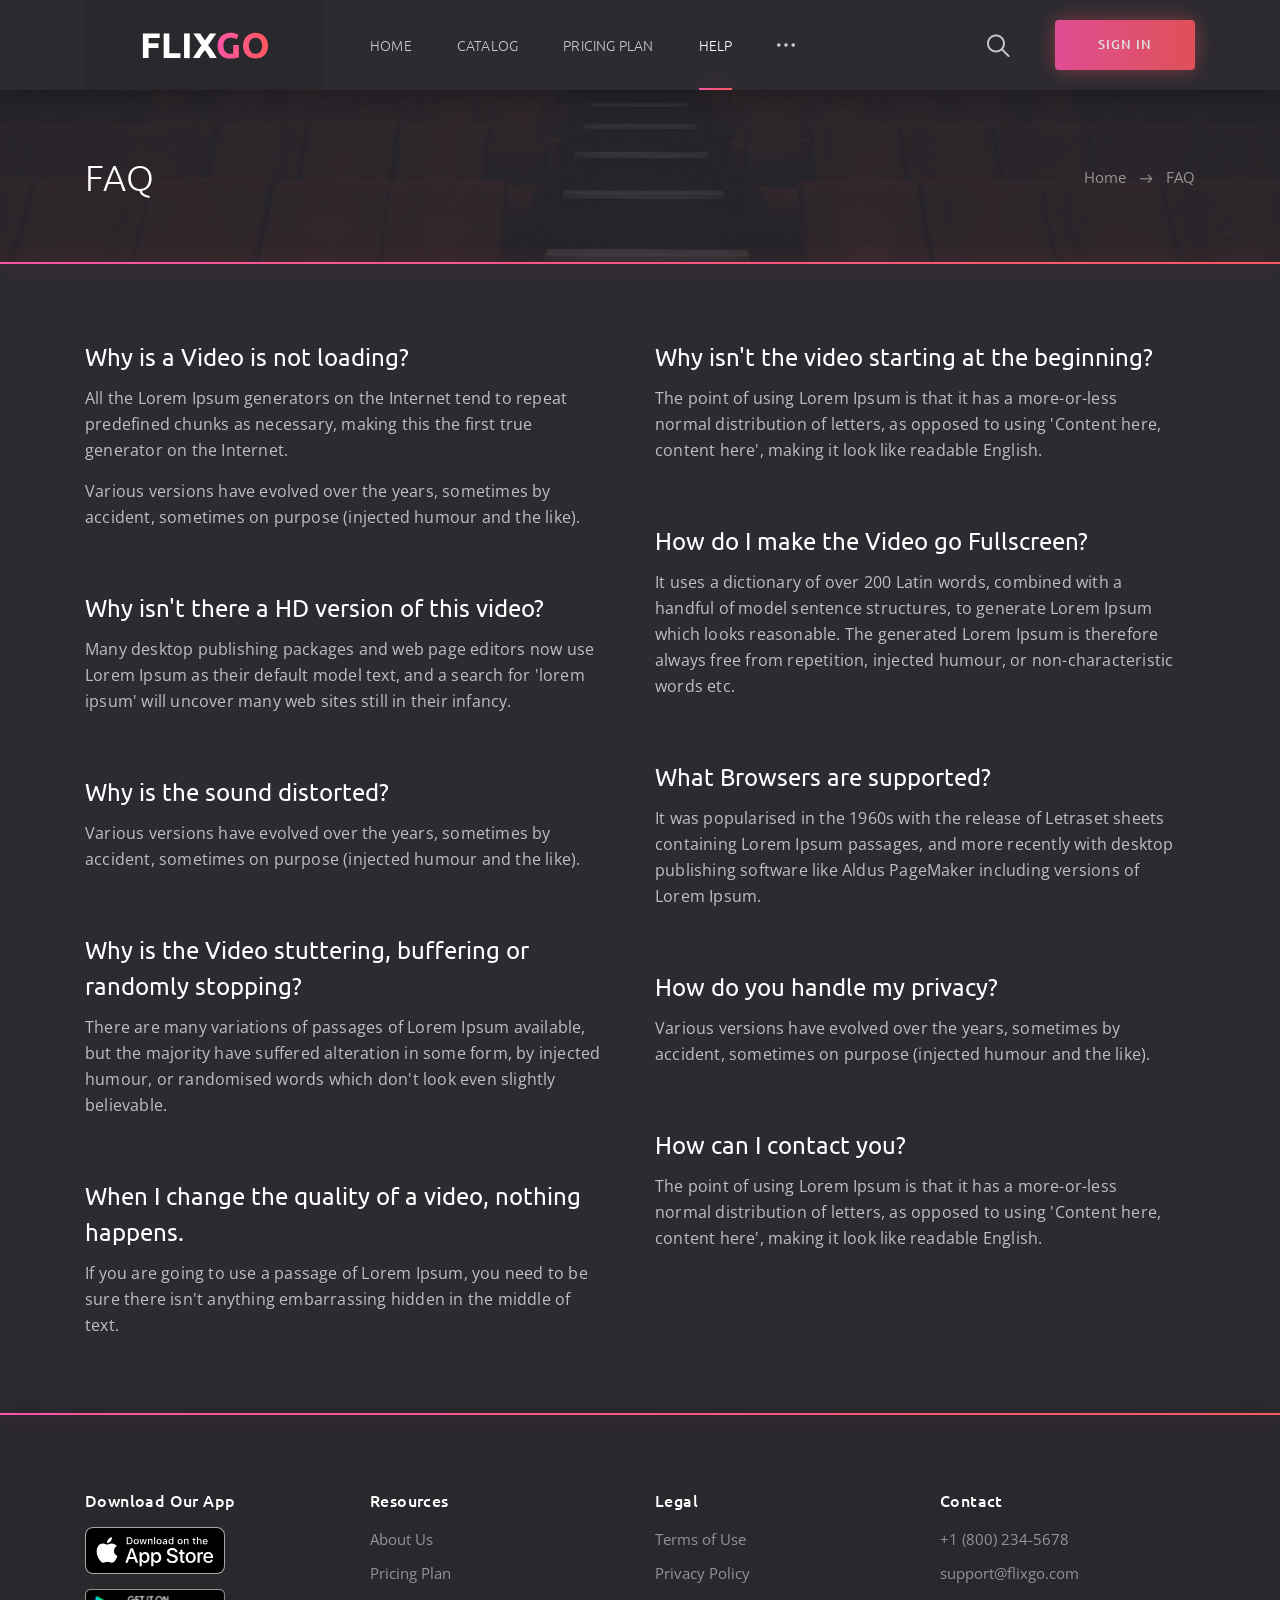
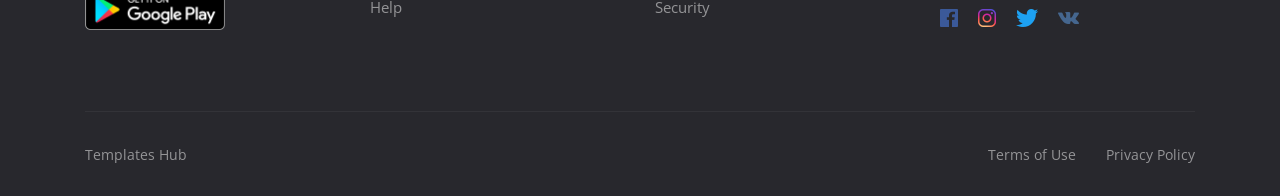
<file: home/faq.html>
<!DOCTYPE html>
<html lang="en">

<head>
	<meta charset="utf-8">
	<meta name="viewport" content="width=device-width, initial-scale=1, shrink-to-fit=no">

	<!-- Font -->
	<link href="https://fonts.googleapis.com/css?family=Open+Sans:400,600%7CUbuntu:300,400,500,700" rel="stylesheet"> 

	<!-- CSS -->
	<link rel="stylesheet" href="css/bootstrap-reboot.min.css">
	<link rel="stylesheet" href="css/bootstrap-grid.min.css">
	<link rel="stylesheet" href="css/owl.carousel.min.css">
	<link rel="stylesheet" href="css/jquery.mCustomScrollbar.min.css">
	<link rel="stylesheet" href="css/nouislider.min.css">
	<link rel="stylesheet" href="css/ionicons.min.css">
	<link rel="stylesheet" href="css/plyr.css">
	<link rel="stylesheet" href="css/photoswipe.css">
	<link rel="stylesheet" href="css/default-skin.css">
	<link rel="stylesheet" href="css/main.css">

	<!-- Favicons -->
	<link rel="icon" type="image/png" href="icon/favicon-32x32.png" sizes="32x32">
	<link rel="apple-touch-icon" href="icon/favicon-32x32.png">
	<link rel="apple-touch-icon" sizes="72x72" href="icon/apple-touch-icon-72x72.png">
	<link rel="apple-touch-icon" sizes="114x114" href="icon/apple-touch-icon-114x114.png">
	<link rel="apple-touch-icon" sizes="144x144" href="icon/apple-touch-icon-144x144.png">

	<meta name="description" content="">
	<meta name="keywords" content="">
	<meta name="author" content="Dmitry Volkov">
	<title>FlixGo – Online Movies, TV Shows & Cinema HTML Template</title>

</head>
<body class="body">
	
	<!-- header -->
	<header class="header">
		<div class="header__wrap">
			<div class="container">
				<div class="row">
					<div class="col-12">
						<div class="header__content">
							<!-- header logo -->
							<a href="index.html" class="header__logo">
								<img src="img/logo.svg" alt="">
							</a>
							<!-- end header logo -->

							<!-- header nav -->
							<ul class="header__nav">
								<!-- dropdown -->
								<li class="header__nav-item">
									<a class="dropdown-toggle header__nav-link" href="#" role="button" id="dropdownMenuHome" data-toggle="dropdown" aria-haspopup="true" aria-expanded="false">Home</a>

									<ul class="dropdown-menu header__dropdown-menu" aria-labelledby="dropdownMenuHome">
										<li><a href="index.html">Home slideshow bg</a></li>
										<li><a href="index2.html">Home static bg</a></li>
									</ul>
								</li>
								<!-- end dropdown -->

								<!-- dropdown -->
								<li class="header__nav-item">
									<a class="dropdown-toggle header__nav-link" href="#" role="button" id="dropdownMenuCatalog" data-toggle="dropdown" aria-haspopup="true" aria-expanded="false">Catalog</a>

									<ul class="dropdown-menu header__dropdown-menu" aria-labelledby="dropdownMenuCatalog">
										<li><a href="catalog1.html">Catalog Grid</a></li>
										<li><a href="catalog2.html">Catalog List</a></li>
										<li><a href="details1.html">Details Movie</a></li>
										<li><a href="details2.html">Details TV Series</a></li>
									</ul>
								</li>
								<!-- end dropdown -->

								<li class="header__nav-item">
									<a href="pricing.html" class="header__nav-link">Pricing Plan</a>
								</li>

								<li class="header__nav-item">
									<a href="faq.html" class="header__nav-link header__nav-link--active">Help</a>
								</li>

								<!-- dropdown -->
								<li class="dropdown header__nav-item">
									<a class="dropdown-toggle header__nav-link header__nav-link--more" href="#" role="button" id="dropdownMenuMore" data-toggle="dropdown" aria-haspopup="true" aria-expanded="false"><i class="icon ion-ios-more"></i></a>

									<ul class="dropdown-menu header__dropdown-menu" aria-labelledby="dropdownMenuMore">
										<li><a href="about.html">About</a></li>
										<li><a href="signin.html">Sign In</a></li>
										<li><a href="signup.html">Sign Up</a></li>
										<li><a href="404.html">404 Page</a></li>
									</ul>
								</li>
								<!-- end dropdown -->
							</ul>
							<!-- end header nav -->

							<!-- header auth -->
							<div class="header__auth">
								<button class="header__search-btn" type="button">
									<i class="icon ion-ios-search"></i>
								</button>

								<a href="signin.html" class="header__sign-in">
									<i class="icon ion-ios-log-in"></i>
									<span>sign in</span>
								</a>
							</div>
							<!-- end header auth -->

							<!-- header menu btn -->
							<button class="header__btn" type="button">
								<span></span>
								<span></span>
								<span></span>
							</button>
							<!-- end header menu btn -->
						</div>
					</div>
				</div>
			</div>
		</div>

		<!-- header search -->
		<form action="#" class="header__search">
			<div class="container">
				<div class="row">
					<div class="col-12">
						<div class="header__search-content">
							<input type="text" placeholder="Search for a movie, TV Series that you are looking for">

							<button type="button">search</button>
						</div>
					</div>
				</div>
			</div>
		</form>
		<!-- end header search -->
	</header>
	<!-- end header -->

	<!-- page title -->
	<section class="section section--first section--bg" data-bg="img/section/section.jpg">
		<div class="container">
			<div class="row">
				<div class="col-12">
					<div class="section__wrap">
						<!-- section title -->
						<h2 class="section__title">FAQ</h2>
						<!-- end section title -->

						<!-- breadcrumb -->
						<ul class="breadcrumb">
							<li class="breadcrumb__item"><a href="#">Home</a></li>
							<li class="breadcrumb__item breadcrumb__item--active">FAQ</li>
						</ul>
						<!-- end breadcrumb -->
					</div>
				</div>
			</div>
		</div>
	</section>
	<!-- end page title -->

	<!-- faq -->
	<section class="section">
		<div class="container">
			<div class="row">
				<div class="col-12 col-md-6">
					<div class="faq">
						<h3 class="faq__title">Why is a Video is not loading?</h3>
						<p class="faq__text">All the Lorem Ipsum generators on the Internet tend to repeat predefined chunks as necessary, making this the first true generator on the Internet.</p>
						<p class="faq__text">Various versions have evolved over the years, sometimes by accident, sometimes on purpose (injected humour and the like).</p>
					</div>

					<div class="faq">
						<h3 class="faq__title">Why isn't there a HD version of this video?</h3>
						<p class="faq__text">Many desktop publishing packages and web page editors now use Lorem Ipsum as their default model text, and a search for 'lorem ipsum' will uncover many web sites still in their infancy.</p>
					</div>

					<div class="faq">
						<h3 class="faq__title">Why is the sound distorted?</h3>
						<p class="faq__text">Various versions have evolved over the years, sometimes by accident, sometimes on purpose (injected humour and the like).</p>
					</div>

					<div class="faq">
						<h3 class="faq__title">Why is the Video stuttering, buffering or randomly stopping?</h3>
						<p class="faq__text">There are many variations of passages of Lorem Ipsum available, but the majority have suffered alteration in some form, by injected humour, or randomised words which don't look even slightly believable.</p>
					</div>

					<div class="faq">
						<h3 class="faq__title">When I change the quality of a video, nothing happens.</h3>
						<p class="faq__text">If you are going to use a passage of Lorem Ipsum, you need to be sure there isn't anything embarrassing hidden in the middle of text.</p>
					</div>
				</div>

				<div class="col-12 col-md-6">
					<div class="faq">
						<h3 class="faq__title">Why isn't the video starting at the beginning?</h3>
						<p class="faq__text">The point of using Lorem Ipsum is that it has a more-or-less normal distribution of letters, as opposed to using 'Content here, content here', making it look like readable English.</p>
					</div>

					<div class="faq">
						<h3 class="faq__title">How do I make the Video go Fullscreen?</h3>
						<p class="faq__text">It uses a dictionary of over 200 Latin words, combined with a handful of model sentence structures, to generate Lorem Ipsum which looks reasonable. The generated Lorem Ipsum is therefore always free from repetition, injected humour, or non-characteristic words etc.</p>
					</div>

					<div class="faq">
						<h3 class="faq__title">What Browsers are supported?</h3>
						<p class="faq__text">It was popularised in the 1960s with the release of Letraset sheets containing Lorem Ipsum passages, and more recently with desktop publishing software like Aldus PageMaker including versions of Lorem Ipsum.</p>
					</div>

					<div class="faq">
						<h3 class="faq__title">How do you handle my privacy?</h3>
						<p class="faq__text">Various versions have evolved over the years, sometimes by accident, sometimes on purpose (injected humour and the like).</p>
					</div>

					<div class="faq">
						<h3 class="faq__title">How can I contact you?</h3>
						<p class="faq__text">The point of using Lorem Ipsum is that it has a more-or-less normal distribution of letters, as opposed to using 'Content here, content here', making it look like readable English.</p>
					</div>
				</div>
			</div>
		</div>
	</section>
	<!-- end faq -->

	<!-- footer -->
	<footer class="footer">
		<div class="container">
			<div class="row">
				<!-- footer list -->
				<div class="col-12 col-md-3">
					<h6 class="footer__title">Download Our App</h6>
					<ul class="footer__app">
						<li><a href="#"><img src="img/Download_on_the_App_Store_Badge.svg" alt=""></a></li>
						<li><a href="#"><img src="img/google-play-badge.png" alt=""></a></li>
					</ul>
				</div>
				<!-- end footer list -->

				<!-- footer list -->
				<div class="col-6 col-sm-4 col-md-3">
					<h6 class="footer__title">Resources</h6>
					<ul class="footer__list">
						<li><a href="#">About Us</a></li>
						<li><a href="#">Pricing Plan</a></li>
						<li><a href="#">Help</a></li>
					</ul>
				</div>
				<!-- end footer list -->

				<!-- footer list -->
				<div class="col-6 col-sm-4 col-md-3">
					<h6 class="footer__title">Legal</h6>
					<ul class="footer__list">
						<li><a href="#">Terms of Use</a></li>
						<li><a href="#">Privacy Policy</a></li>
						<li><a href="#">Security</a></li>
					</ul>
				</div>
				<!-- end footer list -->

				<!-- footer list -->
				<div class="col-12 col-sm-4 col-md-3">
					<h6 class="footer__title">Contact</h6>
					<ul class="footer__list">
						<li><a href="tel:+18002345678">+1 (800) 234-5678</a></li>
						<li><a href="mailto:support@moviego.com">support@flixgo.com</a></li>
					</ul>
					<ul class="footer__social">
						<li class="facebook"><a href="#"><i class="icon ion-logo-facebook"></i></a></li>
						<li class="instagram"><a href="#"><i class="icon ion-logo-instagram"></i></a></li>
						<li class="twitter"><a href="#"><i class="icon ion-logo-twitter"></i></a></li>
						<li class="vk"><a href="#"><i class="icon ion-logo-vk"></i></a></li>
					</ul>
				</div>
				<!-- end footer list -->

				<!-- footer copyright -->
				<div class="col-12">
					<div class="footer__copyright">
						<small><a target="_blank" href="https://www.templateshub.net">Templates Hub</a></small>

						<ul>
							<li><a href="#">Terms of Use</a></li>
							<li><a href="#">Privacy Policy</a></li>
						</ul>
					</div>
				</div>
				<!-- end footer copyright -->
			</div>
		</div>
	</footer>
	<!-- end footer -->

	<!-- JS -->
	<script src="js/jquery-3.3.1.min.js"></script>
	<script src="js/bootstrap.bundle.min.js"></script>
	<script src="js/owl.carousel.min.js"></script>
	<script src="js/jquery.mousewheel.min.js"></script>
	<script src="js/jquery.mCustomScrollbar.min.js"></script>
	<script src="js/wNumb.js"></script>
	<script src="js/nouislider.min.js"></script>
	<script src="js/plyr.min.js"></script>
	<script src="js/jquery.morelines.min.js"></script>
	<script src="js/photoswipe.min.js"></script>
	<script src="js/photoswipe-ui-default.min.js"></script>
	<script src="js/main.js"></script>
</body>

</html>
</file>
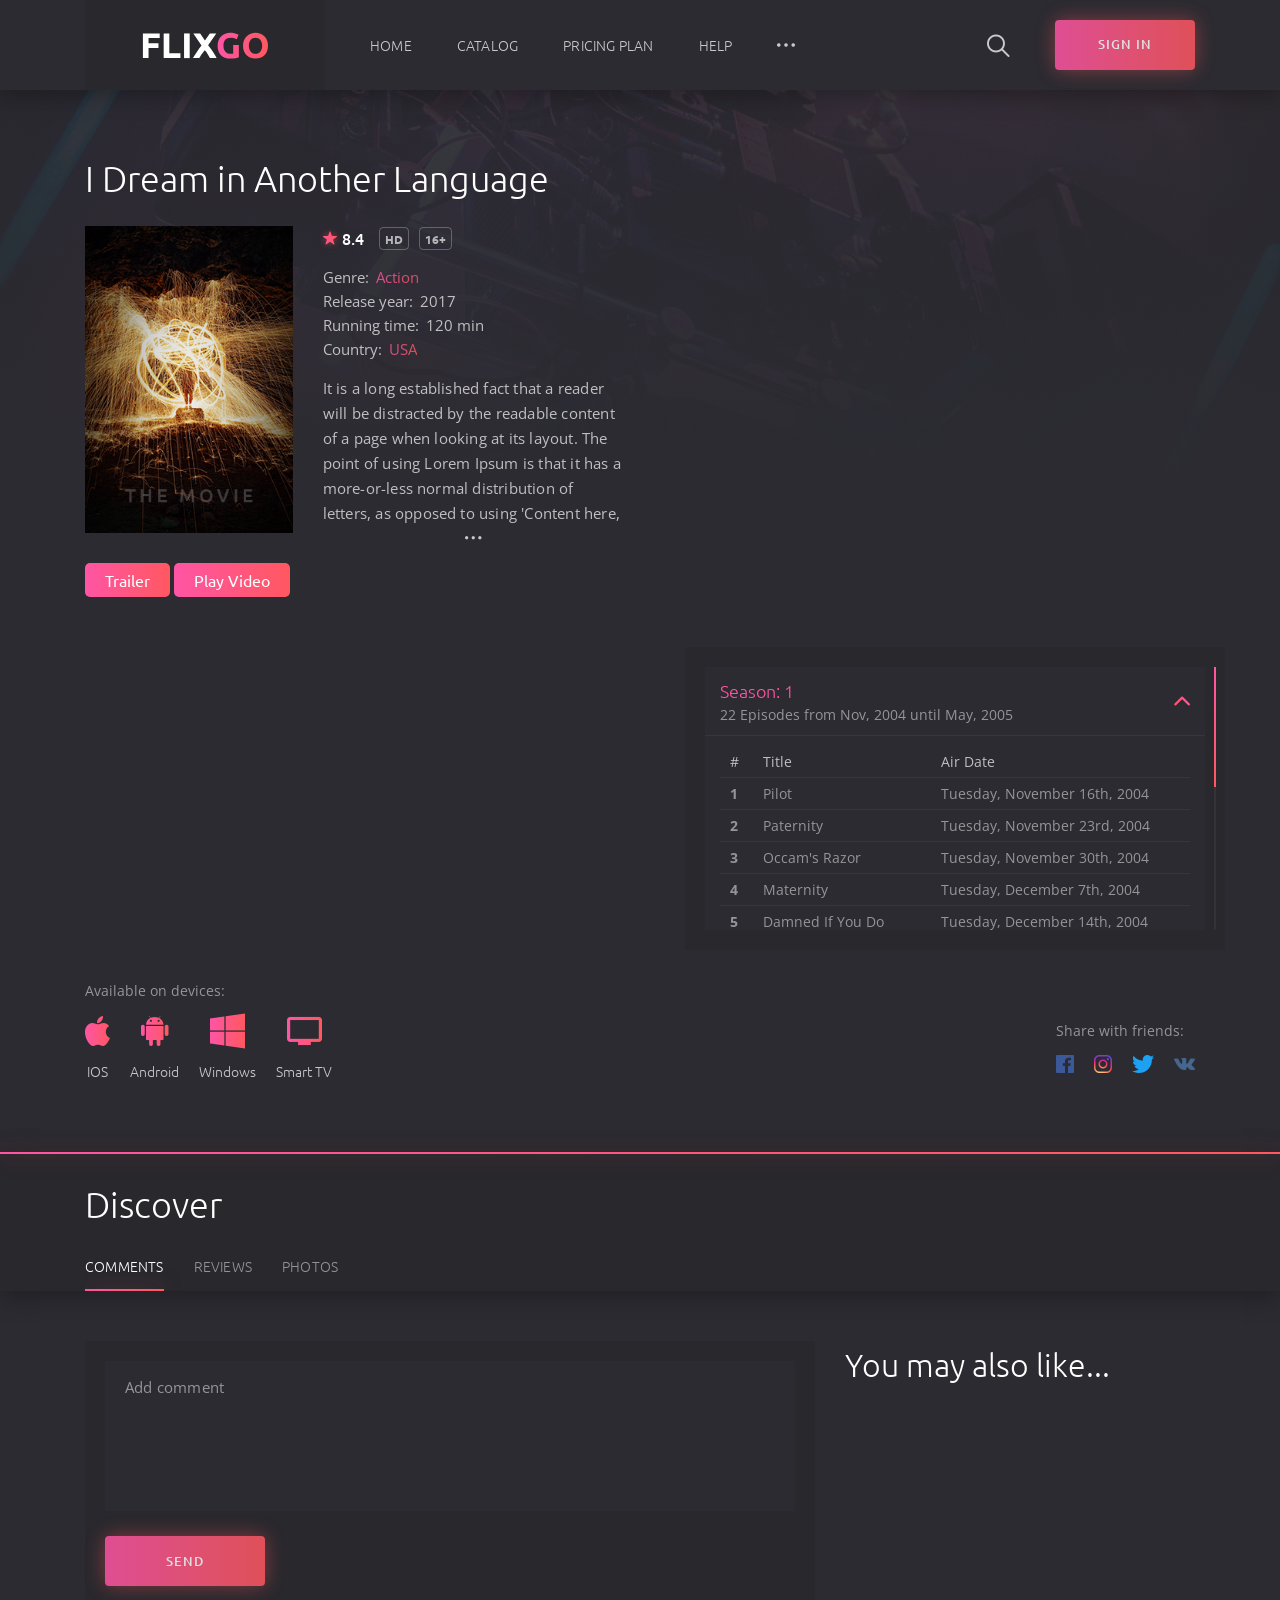
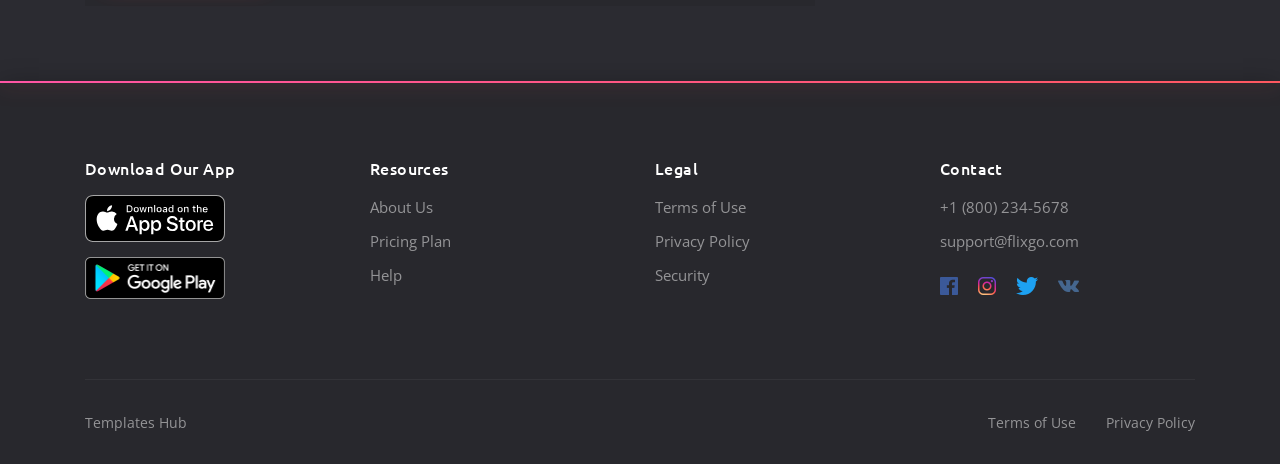
<file: home/film.html>
<!DOCTYPE html>
<html lang="en">

<head>
	<meta charset="utf-8">
	<meta name="viewport" content="width=device-width, initial-scale=1, shrink-to-fit=no">

	<!-- Font -->
	<link href="https://fonts.googleapis.com/css?family=Open+Sans:400,600%7CUbuntu:300,400,500,700" rel="stylesheet"> 

	<!-- CSS -->
	<link rel="stylesheet" href="css/bootstrap-reboot.min.css">
	<link rel="stylesheet" href="css/bootstrap-grid.min.css">
	<link rel="stylesheet" href="css/owl.carousel.min.css">
	<link rel="stylesheet" href="css/jquery.mCustomScrollbar.min.css">
	<link rel="stylesheet" href="css/nouislider.min.css">
	<link rel="stylesheet" href="css/ionicons.min.css">
	<link rel="stylesheet" href="css/plyr.css">
	<link rel="stylesheet" href="css/photoswipe.css">
	<link rel="stylesheet" href="css/default-skin.css">
	<link rel="stylesheet" href="css/main.css">

	<!-- Favicons -->
	<link rel="icon" type="image/png" href="icon/favicon-32x32.png" sizes="32x32">
	<link rel="apple-touch-icon" href="icon/favicon-32x32.png">
	<link rel="apple-touch-icon" sizes="72x72" href="icon/apple-touch-icon-72x72.png">
	<link rel="apple-touch-icon" sizes="114x114" href="icon/apple-touch-icon-114x114.png">
	<link rel="apple-touch-icon" sizes="144x144" href="icon/apple-touch-icon-144x144.png">

	<meta name="description" content="">
	<meta name="keywords" content="">
	<meta name="author" content="Dmitry Volkov">
	<title>FlixGo – Online Movies, TV Shows & Cinema HTML Template</title>

</head>
<body class="body">
	
	<!-- header -->
	<header class="header">
		<div class="header__wrap">
			<div class="container">
				<div class="row">
					<div class="col-12">
						<div class="header__content">
							<!-- header logo -->
							<a href="index.html" class="header__logo">
								<img src="img/logo.svg" alt="">
							</a>
							<!-- end header logo -->

							<!-- header nav -->
							<ul class="header__nav">
								<!-- dropdown -->
								<li class="header__nav-item">
									<a class="dropdown-toggle header__nav-link" href="#" role="button" id="dropdownMenuHome" data-toggle="dropdown" aria-haspopup="true" aria-expanded="false">Home</a>

									<ul class="dropdown-menu header__dropdown-menu" aria-labelledby="dropdownMenuHome">
										<li><a href="index.html">Home slideshow bg</a></li>
										<li><a href="index2.html">Home static bg</a></li>
									</ul>
								</li>
								<!-- end dropdown -->

								<!-- dropdown -->
								<li class="header__nav-item">
									<a class="dropdown-toggle header__nav-link" href="#" role="button" id="dropdownMenuCatalog" data-toggle="dropdown" aria-haspopup="true" aria-expanded="false">Catalog</a>

									<ul class="dropdown-menu header__dropdown-menu" aria-labelledby="dropdownMenuCatalog">
										<li><a href="catalog1.html">Catalog Grid</a></li>
										<li><a href="catalog2.html">Catalog List</a></li>
										<li><a href="details1.html">Details Movie</a></li>
										<li><a href="details2.html">Details TV Series</a></li>
									</ul>
								</li>
								<!-- end dropdown -->

								<li class="header__nav-item">
									<a href="pricing.html" class="header__nav-link">Pricing Plan</a>
								</li>

								<li class="header__nav-item">
									<a href="faq.html" class="header__nav-link">Help</a>
								</li>

								<!-- dropdown -->
								<li class="dropdown header__nav-item">
									<a class="dropdown-toggle header__nav-link header__nav-link--more" href="#" role="button" id="dropdownMenuMore" data-toggle="dropdown" aria-haspopup="true" aria-expanded="false"><i class="icon ion-ios-more"></i></a>

									<ul class="dropdown-menu header__dropdown-menu" aria-labelledby="dropdownMenuMore">
										<li><a href="about.html">About</a></li>
										<li><a href="signin.html">Sign In</a></li>
										<li><a href="signup.html">Sign Up</a></li>
										<li><a href="404.html">404 Page</a></li>
									</ul>
								</li>
								<!-- end dropdown -->
							</ul>
							<!-- end header nav -->

							<!-- header auth -->
							<div class="header__auth">
								<button class="header__search-btn" type="button">
									<i class="icon ion-ios-search"></i>
								</button>

								<a href="signin.html" class="header__sign-in">
									<i class="icon ion-ios-log-in"></i>
									<span>sign in</span>
								</a>
							</div>
							<!-- end header auth -->

							<!-- header menu btn -->
							<button class="header__btn" type="button">
								<span></span>
								<span></span>
								<span></span>
							</button>
							<!-- end header menu btn -->
						</div>
					</div>
				</div>
			</div>
		</div>

		<!-- header search -->
		<form action="#" class="header__search">
			<div class="container">
				<div class="row">
					<div class="col-12">
						<div class="header__search-content">
							<input type="text" placeholder="Search for a movie, TV Series that you are looking for">

							<button type="button">search</button>
						</div>
					</div>
				</div>
			</div>
		</form>
		<!-- end header search -->
	</header>
	<!-- end header -->

	<!-- details -->
	<section class="section details">
		<!-- details background -->
		<div class="details__bg" data-bg="img/home/home__bg.jpg"></div>
		<!-- end details background -->

		<!-- details content -->
		<div class="container">
			<div class="row">
				<!-- title -->
				<div class="col-12">
					<h1 class="details__title">I Dream in Another Language</h1>
				</div>
				<!-- end title -->

				<!-- content -->
				<div class="col-12 col-xl-6">
					<div class="card card--details">
						<div class="row">
							<!-- card cover -->
							<div class="col-12 col-sm-4 col-md-4 col-lg-3 col-xl-5">
								<div class="card__cover">
									<img src="img/covers/cover.jpg" alt="" class="poster">
									<button class="trailer" style="background-image:linear-gradient(90deg, #ff55a5 0%, #ff5860 100%); color: white;">Trailer</button>
									<button class="play-vid" style="background-image:linear-gradient(90deg, #ff55a5 0%, #ff5860 100%); color: white;">Play Video</button>
								</div>
							</div>
							<!-- end card cover -->

							<!-- card content -->
							<div class="col-12 col-sm-8 col-md-8 col-lg-9 col-xl-7">
								<div class="card__content">
									<div class="card__wrap">
										<span class="card__rate"><i class="icon ion-ios-star"></i>8.4</span>

										<ul class="card__list">
											<li>HD</li>
											<li>16+</li>
										</ul>
									</div>

									<ul class="card__meta">
										<li><span>Genre:</span> <a href="#" class="cate">Action</a></li>
										<li><span>Release year:</span class="release"> 2017</li>
										<li><span>Running time:</span class="dura"> 120 min</li>
										<li><span>Country:</span> <a href="#" class="nation">USA</a> </li>
									</ul>

									<div class="card__description card__description--details mota">
										It is a long established fact that a reader will be distracted by the readable content of a page when looking at its layout. The point of using Lorem Ipsum is that it has a more-or-less normal distribution of letters, as opposed to using 'Content here, content here', making it look like readable English. Many desktop publishing packages and web page editors now use Lorem Ipsum as their default model text, and a search for 'lorem ipsum' will uncover many web sites still in their infancy.
									</div>
								</div>
							</div>
							<!-- end card content -->
						</div>
					</div>
				</div>
				<!-- end content -->

				<!-- player -->
				<div class="col-12 col-xl-6">
					<iframe class="player-vid" width="642" height="330" src="" title="I DREAM IN ANOTHER LANGUAGE | Trailer" frameborder="0" allow="accelerometer; autoplay; clipboard-write; encrypted-media; gyroscope; picture-in-picture; web-share" allowfullscreen></iframe>
					<iframe class="trailer-vid" width="642" height="330" src="" title="I DREAM IN ANOTHER LANGUAGE | Trailer" frameborder="0" allow="accelerometer; autoplay; clipboard-write; encrypted-media; gyroscope; picture-in-picture; web-share" allowfullscreen></iframe>
				</div>
				<!-- end player -->
				<!-- accordion (cái này là khi nào phim có tập thì hiển thị, phim k có tập thì k hiển thị)-->
				<div class="col-12 col-xl-6" style="margin-top: 50px;margin-left: 600px;">
					<div class="accordion" id="accordion">
						<div class="accordion__card">
							<div class="card-header" id="headingOne">
								<button type="button" data-toggle="collapse" data-target="#collapseOne" aria-expanded="true" aria-controls="collapseOne">
									<span>Season: 1</span>
									<span>22 Episodes from Nov, 2004 until May, 2005</span>
								</button>
							</div>

							<div id="collapseOne" class="collapse show" aria-labelledby="headingOne" data-parent="#accordion">
								<div class="card-body">
									<table class="accordion__list">
										<thead>
											<tr>
												<th>#</th>
												<th>Title</th>
												<th>Air Date</th>
											</tr>
										</thead>

										<tbody>
											<tr>
												<th>1</th>
												<td>Pilot</td>
												<td>Tuesday, November 16th, 2004</td>
											</tr>
											<tr>
												<th>2</th>
												<td>Paternity</td>
												<td>Tuesday, November 23rd, 2004</td>
											</tr>
											<tr>
												<th>3</th>
												<td>Occam's Razor</td>
												<td>Tuesday, November 30th, 2004</td>
											</tr>
											<tr>
												<th>4</th>
												<td>Maternity</td>
												<td>Tuesday, December 7th, 2004</td>
											</tr>
											<tr>
												<th>5</th>
												<td>Damned If You Do</td>
												<td>Tuesday, December 14th, 2004</td>
											</tr>
											<tr>
												<th>6</th>
												<td>The Socratic Method</td>
												<td>Tuesday, December 21st, 2004</td>
											</tr>
										</tbody>
									</table>
								</div>
							</div>
						</div>

						<div class="accordion__card">
							<div class="card-header" id="headingTwo">
								<button class="collapsed" type="button" data-toggle="collapse" data-target="#collapseTwo" aria-expanded="false" aria-controls="collapseTwo">
									<span>Season: 2</span>
									<span>24 Episodes from Sep, 2005 until May, 2006</span>
								</button>
							</div>

							<div id="collapseTwo" class="collapse" aria-labelledby="headingTwo" data-parent="#accordion">
								<div class="card-body">
									<table class="accordion__list">
										<thead>
											<tr>
												<th>#</th>
												<th>Title</th>
												<th>Air Date</th>
											</tr>
										</thead>

										<tbody>
											<tr>
												<th>1</th>
												<td>Pilot</td>
												<td>Tuesday, November 16th, 2004</td>
											</tr>
											<tr>
												<th>2</th>
												<td>Paternity</td>
												<td>Tuesday, November 23rd, 2004</td>
											</tr>
											<tr>
												<th>3</th>
												<td>Occam's Razor</td>
												<td>Tuesday, November 30th, 2004</td>
											</tr>
											<tr>
												<th>4</th>
												<td>Maternity</td>
												<td>Tuesday, December 7th, 2004</td>
											</tr>
											<tr>
												<th>5</th>
												<td>Damned If You Do</td>
												<td>Tuesday, December 14th, 2004</td>
											</tr>
											<tr>
												<th>6</th>
												<td>The Socratic Method</td>
												<td>Tuesday, December 21st, 2004</td>
											</tr>
										</tbody>
									</table>
								</div>
							</div>
						</div>

						<div class="accordion__card">
							<div class="card-header" id="headingThree">
								<button class="collapsed" type="button" data-toggle="collapse" data-target="#collapseThree" aria-expanded="false" aria-controls="collapseThree">
									<span>Season: 3</span>
									<span>24 Episodes from Sep, 2006 until May, 2007</span>
								</button>
							</div>

							<div id="collapseThree" class="collapse" aria-labelledby="headingThree" data-parent="#accordion">
								<div class="card-body">
									<table class="accordion__list">
										<thead>
											<tr>
												<th>#</th>
												<th>Title</th>
												<th>Air Date</th>
											</tr>
										</thead>

										<tbody>
											<tr>
												<th>1</th>
												<td>Pilot</td>
												<td>Tuesday, November 16th, 2004</td>
											</tr>
											<tr>
												<th>2</th>
												<td>Paternity</td>
												<td>Tuesday, November 23rd, 2004</td>
											</tr>
											<tr>
												<th>3</th>
												<td>Occam's Razor</td>
												<td>Tuesday, November 30th, 2004</td>
											</tr>
											<tr>
												<th>4</th>
												<td>Maternity</td>
												<td>Tuesday, December 7th, 2004</td>
											</tr>
											<tr>
												<th>5</th>
												<td>Damned If You Do</td>
												<td>Tuesday, December 14th, 2004</td>
											</tr>
											<tr>
												<th>6</th>
												<td>The Socratic Method</td>
												<td>Tuesday, December 21st, 2004</td>
											</tr>
										</tbody>
									</table>
								</div>
							</div>
						</div>

						<div class="accordion__card">
							<div class="card-header" id="headingFour">
								<button class="collapsed" type="button" data-toggle="collapse" data-target="#collapseFour" aria-expanded="false" aria-controls="collapseFour">
									<span>Season: 4</span>
									<span>16 Episodes from Sep, 2007 until May, 2008</span>
								</button>
							</div>

							<div id="collapseFour" class="collapse" aria-labelledby="headingFour" data-parent="#accordion">
								<div class="card-body">
									<table class="accordion__list">
										<thead>
											<tr>
												<th>#</th>
												<th>Title</th>
												<th>Air Date</th>
											</tr>
										</thead>

										<tbody>
											<tr>
												<th>1</th>
												<td>Pilot</td>
												<td>Tuesday, November 16th, 2004</td>
											</tr>
											<tr>
												<th>2</th>
												<td>Paternity</td>
												<td>Tuesday, November 23rd, 2004</td>
											</tr>
											<tr>
												<th>3</th>
												<td>Occam's Razor</td>
												<td>Tuesday, November 30th, 2004</td>
											</tr>
											<tr>
												<th>4</th>
												<td>Maternity</td>
												<td>Tuesday, December 7th, 2004</td>
											</tr>
											<tr>
												<th>5</th>
												<td>Damned If You Do</td>
												<td>Tuesday, December 14th, 2004</td>
											</tr>
											<tr>
												<th>6</th>
												<td>The Socratic Method</td>
												<td>Tuesday, December 21st, 2004</td>
											</tr>
										</tbody>
									</table>
								</div>
							</div>
						</div>
					</div>
				</div>
				<!-- end accordion-->
				<div class="col-12">
					<div class="details__wrap">
						<!-- availables -->
						<div class="details__devices">
							<span class="details__devices-title">Available on devices:</span>
							<ul class="details__devices-list">
								<li><i class="icon ion-logo-apple"></i><span>IOS</span></li>
								<li><i class="icon ion-logo-android"></i><span>Android</span></li>
								<li><i class="icon ion-logo-windows"></i><span>Windows</span></li>
								<li><i class="icon ion-md-tv"></i><span>Smart TV</span></li>
							</ul>
						</div>
						<!-- end availables -->

						<!-- share -->
						<div class="details__share">
							<span class="details__share-title">Share with friends:</span>

							<ul class="details__share-list">
								<li class="facebook"><a href="#"><i class="icon ion-logo-facebook"></i></a></li>
								<li class="instagram"><a href="#"><i class="icon ion-logo-instagram"></i></a></li>
								<li class="twitter"><a href="#"><i class="icon ion-logo-twitter"></i></a></li>
								<li class="vk"><a href="#"><i class="icon ion-logo-vk"></i></a></li>
							</ul>
						</div>
						<!-- end share -->
					</div>
				</div>
			</div>
		</div>
		<!-- end details content -->
	</section>
	<!-- end details -->

	<!-- content -->
	<section class="content">
		<div class="content__head">
			<div class="container">
				<div class="row">
					<div class="col-12">
						<!-- content title -->
						<h2 class="content__title">Discover</h2>
						<!-- end content title -->

						<!-- content tabs nav -->
						<ul class="nav nav-tabs content__tabs" id="content__tabs" role="tablist">
							<li class="nav-item">
								<a class="nav-link active" data-toggle="tab" href="#tab-1" role="tab" aria-controls="tab-1" aria-selected="true">Comments</a>
							</li>

							<li class="nav-item">
								<a class="nav-link" data-toggle="tab" href="#tab-2" role="tab" aria-controls="tab-2" aria-selected="false">Reviews</a>
							</li>

							<li class="nav-item">
								<a class="nav-link" data-toggle="tab" href="#tab-3" role="tab" aria-controls="tab-3" aria-selected="false">Photos</a>
							</li>
						</ul>
						<!-- end content tabs nav -->

						<!-- content mobile tabs nav -->
						<div class="content__mobile-tabs" id="content__mobile-tabs">
							<div class="content__mobile-tabs-btn dropdown-toggle" role="navigation" id="mobile-tabs" data-toggle="dropdown" aria-haspopup="true" aria-expanded="false">
								<input type="button" value="Comments">
								<span></span>
							</div>

							<div class="content__mobile-tabs-menu dropdown-menu" aria-labelledby="mobile-tabs">
								<ul class="nav nav-tabs" role="tablist">
									<li class="nav-item"><a class="nav-link active" id="1-tab" data-toggle="tab" href="#tab-1" role="tab" aria-controls="tab-1" aria-selected="true">Comments</a></li>

									<li class="nav-item"><a class="nav-link" id="2-tab" data-toggle="tab" href="#tab-2" role="tab" aria-controls="tab-2" aria-selected="false">Reviews</a></li>

									<li class="nav-item"><a class="nav-link" id="3-tab" data-toggle="tab" href="#tab-3" role="tab" aria-controls="tab-3" aria-selected="false">Photos</a></li>
								</ul>
							</div>
						</div>
						<!-- end content mobile tabs nav -->
					</div>
				</div>
			</div>
		</div>

		<div class="container">
			<div class="row">
				<div class="col-12 col-lg-8 col-xl-8">
					<!-- content tabs -->
					<div class="tab-content" id="myTabContent">
						<div class="tab-pane fade show active" id="tab-1" role="tabpanel" aria-labelledby="1-tab">
							<div class="row">
								<!-- comments -->
								<div class="col-12">
									<div class="comments">
										<ul class="comments__list">
											

											<!-- <li class="comments__item comments__item--answer">
												<div class="comments__autor">
													<img class="comments__avatar" src="img/user.png" alt="">
													<span class="comments__name">John Doe</span>
													<span class="comments__time">24.08.2018, 16:41</span>
												</div>
												<p class="comments__text">Lorem Ipsum is simply dummy text of the printing and typesetting industry. Lorem Ipsum has been the industry's standard dummy text ever since the 1500s, when an unknown printer took a galley of type and scrambled it to make a type specimen book.</p>
												<div class="comments__actions">
													<div class="comments__rate">
														<button type="button"><i class="icon ion-md-thumbs-up"></i>8</button>

														<button type="button">3<i class="icon ion-md-thumbs-down"></i></button>
													</div>

													<button type="button"><i class="icon ion-ios-share-alt"></i>Reply</button>
													<button type="button"><i class="icon ion-ios-quote"></i>Quote</button>
												</div>
											</li>

											<li class="comments__item comments__item--quote">
												<div class="comments__autor">
													<img class="comments__avatar" src="img/user.png" alt="">
													<span class="comments__name">John Doe</span>
													<span class="comments__time">11.08.2018, 11:11</span>
												</div>
												<p class="comments__text"><span>There are many variations of passages of Lorem Ipsum available, but the majority have suffered alteration in some form, by injected humour, or randomised words which don't look even slightly believable.</span>It has survived not only five centuries, but also the leap into electronic typesetting, remaining essentially unchanged. It was popularised in the 1960s with the release of Letraset sheets containing Lorem Ipsum passages, and more recently with desktop publishing software like Aldus PageMaker including versions of Lorem Ipsum.</p>
												<div class="comments__actions">
													<div class="comments__rate">
														<button type="button"><i class="icon ion-md-thumbs-up"></i>11</button>

														<button type="button">1<i class="icon ion-md-thumbs-down"></i></button>
													</div>

													<button type="button"><i class="icon ion-ios-share-alt"></i>Reply</button>
													<button type="button"><i class="icon ion-ios-quote"></i>Quote</button>
												</div>
											</li> -->
										</ul>

										<form action="#" class="form">
											<textarea id="text" name="text" class="form__textarea" placeholder="Add comment"></textarea>
											<button type="button" class="form__btn">Send</button>
										</form>
									</div>
								</div>
								<!-- end comments -->
							</div>
						</div>

						<div class="tab-pane fade" id="tab-2" role="tabpanel" aria-labelledby="2-tab">
							<div class="row">
								<!-- reviews -->
								<div class="col-12">
									<div class="reviews">
										<ul class="reviews__list">
											<li class="reviews__item">
												<div class="reviews__autor">
													<img class="reviews__avatar" src="img/user.png" alt="">
													<span class="reviews__name">Best Marvel movie in my opinion</span>
													<span class="reviews__time">24.08.2018, 17:53 by John Doe</span>

													<span class="reviews__rating"><i class="icon ion-ios-star"></i>8.4</span>
												</div>
												<p class="reviews__text">There are many variations of passages of Lorem Ipsum available, but the majority have suffered alteration in some form, by injected humour, or randomised words which don't look even slightly believable. If you are going to use a passage of Lorem Ipsum, you need to be sure there isn't anything embarrassing hidden in the middle of text.</p>
											</li>

											<li class="reviews__item">
												<div class="reviews__autor">
													<img class="reviews__avatar" src="img/user.png" alt="">
													<span class="reviews__name">Best Marvel movie in my opinion</span>
													<span class="reviews__time">24.08.2018, 17:53 by John Doe</span>

													<span class="reviews__rating"><i class="icon ion-ios-star"></i>9.0</span>
												</div>
												<p class="reviews__text">There are many variations of passages of Lorem Ipsum available, but the majority have suffered alteration in some form, by injected humour, or randomised words which don't look even slightly believable. If you are going to use a passage of Lorem Ipsum, you need to be sure there isn't anything embarrassing hidden in the middle of text.</p>
											</li>

											<li class="reviews__item">
												<div class="reviews__autor">
													<img class="reviews__avatar" src="img/user.png" alt="">
													<span class="reviews__name">Best Marvel movie in my opinion</span>
													<span class="reviews__time">24.08.2018, 17:53 by John Doe</span>

													<span class="reviews__rating"><i class="icon ion-ios-star"></i>7.5</span>
												</div>
												<p class="reviews__text">There are many variations of passages of Lorem Ipsum available, but the majority have suffered alteration in some form, by injected humour, or randomised words which don't look even slightly believable. If you are going to use a passage of Lorem Ipsum, you need to be sure there isn't anything embarrassing hidden in the middle of text.</p>
											</li>
										</ul>

										<form action="#" class="form">
											<input type="text" class="form__input" placeholder="Title">
											<textarea class="form__textarea" placeholder="Review"></textarea>
											<div class="form__slider">
												<div class="form__slider-rating" id="slider__rating"></div>
												<div class="form__slider-value" id="form__slider-value"></div>
											</div>
											<button type="button" class="form__btn">Send</button>
										</form>
									</div>
								</div>
								<!-- end reviews -->
							</div>
						</div>

						<div class="tab-pane fade" id="tab-3" role="tabpanel" aria-labelledby="3-tab">
							<!-- project gallery -->
							<div class="gallery" itemscope>
								<div class="row">
									<!-- gallery item -->
									<figure class="col-12 col-sm-6 col-xl-4" itemprop="associatedMedia" itemscope>
										<a href="img/gallery/project-1.jpg" itemprop="contentUrl" data-size="1920x1280">
											<img src="img/gallery/project-1.jpg" itemprop="thumbnail" alt="Image description" />
										</a>
										<figcaption itemprop="caption description">Some image caption 1</figcaption>
									</figure>
									<!-- end gallery item -->

									<!-- gallery item -->
									<figure class="col-12 col-sm-6 col-xl-4" itemprop="associatedMedia" itemscope>
										<a href="img/gallery/project-2.jpg" itemprop="contentUrl" data-size="1920x1280">
											<img src="img/gallery/project-2.jpg" itemprop="thumbnail" alt="Image description" />
										</a>
										<figcaption itemprop="caption description">Some image caption 2</figcaption>
									</figure>
									<!-- end gallery item -->

									<!-- gallery item -->
									<figure class="col-12 col-sm-6 col-xl-4" itemprop="associatedMedia" itemscope>
										<a href="img/gallery/project-3.jpg" itemprop="contentUrl" data-size="1920x1280">
											<img src="img/gallery/project-3.jpg" itemprop="thumbnail" alt="Image description" />
										</a>
										<figcaption itemprop="caption description">Some image caption 3</figcaption>
									</figure>
									<!-- end gallery item -->

									<!-- gallery item -->
									<figure class="col-12 col-sm-6 col-xl-4" itemprop="associatedMedia" itemscope>
										<a href="img/gallery/project-4.jpg" itemprop="contentUrl" data-size="1920x1280">
											<img src="img/gallery/project-4.jpg" itemprop="thumbnail" alt="Image description" />
										</a>
										<figcaption itemprop="caption description">Some image caption 4</figcaption>
									</figure>
									<!-- end gallery item -->

									<!-- gallery item -->
									<figure class="col-12 col-sm-6 col-xl-4" itemprop="associatedMedia" itemscope>
										<a href="img/gallery/project-5.jpg" itemprop="contentUrl" data-size="1920x1280">
											<img src="img/gallery/project-5.jpg" itemprop="thumbnail" alt="Image description" />
										</a>
										<figcaption itemprop="caption description">Some image caption 5</figcaption>
									</figure>
									<!-- end gallery item -->

									<!-- gallery item -->
									<figure class="col-12 col-sm-6 col-xl-4" itemprop="associatedMedia" itemscope>
										<a href="img/gallery/project-6.jpg" itemprop="contentUrl" data-size="1920x1280">
											<img src="img/gallery/project-6.jpg" itemprop="thumbnail" alt="Image description" />
										</a>
										<figcaption itemprop="caption description">Some image caption 6</figcaption>
									</figure>
									<!-- end gallery item -->
								</div>
							</div>
							<!-- end project gallery -->
						</div>
					</div>
					<!-- end content tabs -->
				</div>

				<!-- sidebar -->
				<div class="col-12 col-lg-4 col-xl-4">
					<div class="row also-like">
						<!-- section title -->
						<div class="col-12">
							<h2 class="section__title section__title--sidebar">You may also like...</h2>
						</div>
						<!-- end section title -->

						
					</div>
				</div>
				<!-- end sidebar -->
			</div>
		</div>
	</section>
	<!-- end content -->

	<!-- footer -->
	<footer class="footer">
		<div class="container">
			<div class="row">
				<!-- footer list -->
				<div class="col-12 col-md-3">
					<h6 class="footer__title">Download Our App</h6>
					<ul class="footer__app">
						<li><a href="#"><img src="img/Download_on_the_App_Store_Badge.svg" alt=""></a></li>
						<li><a href="#"><img src="img/google-play-badge.png" alt=""></a></li>
					</ul>
				</div>
				<!-- end footer list -->

				<!-- footer list -->
				<div class="col-6 col-sm-4 col-md-3">
					<h6 class="footer__title">Resources</h6>
					<ul class="footer__list">
						<li><a href="#">About Us</a></li>
						<li><a href="#">Pricing Plan</a></li>
						<li><a href="#">Help</a></li>
					</ul>
				</div>
				<!-- end footer list -->

				<!-- footer list -->
				<div class="col-6 col-sm-4 col-md-3">
					<h6 class="footer__title">Legal</h6>
					<ul class="footer__list">
						<li><a href="#">Terms of Use</a></li>
						<li><a href="#">Privacy Policy</a></li>
						<li><a href="#">Security</a></li>
					</ul>
				</div>
				<!-- end footer list -->

				<!-- footer list -->
				<div class="col-12 col-sm-4 col-md-3">
					<h6 class="footer__title">Contact</h6>
					<ul class="footer__list">
						<li><a href="tel:+18002345678">+1 (800) 234-5678</a></li>
						<li><a href="mailto:support@moviego.com">support@flixgo.com</a></li>
					</ul>
					<ul class="footer__social">
						<li class="facebook"><a href="#"><i class="icon ion-logo-facebook"></i></a></li>
						<li class="instagram"><a href="#"><i class="icon ion-logo-instagram"></i></a></li>
						<li class="twitter"><a href="#"><i class="icon ion-logo-twitter"></i></a></li>
						<li class="vk"><a href="#"><i class="icon ion-logo-vk"></i></a></li>
					</ul>
				</div>
				<!-- end footer list -->

				<!-- footer copyright -->
				<div class="col-12">
					<div class="footer__copyright">
						<small><a target="_blank" href="https://www.templateshub.net">Templates Hub</a></small>

						<ul>
							<li><a href="#">Terms of Use</a></li>
							<li><a href="#">Privacy Policy</a></li>
						</ul>
					</div>
				</div>
				<!-- end footer copyright -->
			</div>
		</div>
	</footer>
	<!-- end footer -->

	<!-- Root element of PhotoSwipe. Must have class pswp. -->
	<div class="pswp" tabindex="-1" role="dialog" aria-hidden="true">

		<!-- Background of PhotoSwipe. 
		It's a separate element, as animating opacity is faster than rgba(). -->
		<div class="pswp__bg"></div>

		<!-- Slides wrapper with overflow:hidden. -->
		<div class="pswp__scroll-wrap">

			<!-- Container that holds slides. PhotoSwipe keeps only 3 slides in DOM to save memory. -->
			<!-- don't modify these 3 pswp__item elements, data is added later on. -->
			<div class="pswp__container">
				<div class="pswp__item"></div>
				<div class="pswp__item"></div>
				<div class="pswp__item"></div>
			</div>

			<!-- Default (PhotoSwipeUI_Default) interface on top of sliding area. Can be changed. -->
			<div class="pswp__ui pswp__ui--hidden">

				<div class="pswp__top-bar">

					<!--  Controls are self-explanatory. Order can be changed. -->

					<div class="pswp__counter"></div>

					<button class="pswp__button pswp__button--close" title="Close (Esc)"></button>

					<button class="pswp__button pswp__button--fs" title="Toggle fullscreen"></button>

					<!-- Preloader -->
					<div class="pswp__preloader">
						<div class="pswp__preloader__icn">
							<div class="pswp__preloader__cut">
								<div class="pswp__preloader__donut"></div>
							</div>
						</div>
					</div>
				</div>

				<button class="pswp__button pswp__button--arrow--left" title="Previous (arrow left)"></button>

				<button class="pswp__button pswp__button--arrow--right" title="Next (arrow right)"></button>

				<div class="pswp__caption">
					<div class="pswp__caption__center"></div>
				</div>
			</div>
		</div>
	</div>

	<!-- JS -->
	<script src="js/jquery-3.3.1.min.js"></script>
	<script src="js/bootstrap.bundle.min.js"></script>
	<script src="js/owl.carousel.min.js"></script>
	<script src="js/jquery.mousewheel.min.js"></script>
	<script src="js/jquery.mCustomScrollbar.min.js"></script>
	<script src="js/wNumb.js"></script>
	<script src="js/nouislider.min.js"></script>
	<script src="js/plyr.min.js"></script>
	<script src="js/jquery.morelines.min.js"></script>
	<script src="js/photoswipe.min.js"></script>
	<script src="js/photoswipe-ui-default.min.js"></script>
	<script src="js/main.js"></script>
	<script type="text/javascript">
		$( ".trailer" ).click(function() {
		  $( ".trailer-vid" ).css("display","block");
		  $( ".player-vid" ).css("display","none");
		});
		$( ".play-vid" ).click(function() {
		  $( ".player-vid" ).css("display","block");
		   $( ".trailer-vid" ).css("display","none");
		});
		let searchParams = new URLSearchParams(window.location.search);
		console.log(searchParams.get('film'));
		fetch('http://localhost:8080/home/film/'+searchParams.get('film')).then(res => {
			console.log(res)
			return res.json();
		}).then(data =>{
			console.log(data.filmDTOs);
			$('.details__title').html(data.filmDTO.filmName);
			$('.poster').attr("src","img/covers/"+data.filmDTO.filmPosterPath);
			$('.trailer-vid').attr("src",data.filmDTO.trailerPath);
			$('.player-vid').attr("src",data.filmDTO.trailerPath);
			$('.mota').html(data.filmDTO.filmDescription);
			$('.release').html(data.filmDTO.releaseTime);
			$('.dura').html(data.filmDTO.filmDuration);
			$('.nation').html(data.filmDTO.nation);
			$('.comments__name').html(data.comments.accountName);
			$('.comments__time').html(data.comments.commentDate);
			$('.comments__text').html(data.comments.commentContent);
			var t;
			for (var i = 0; i < data.filmDTO.categories.length; i++) {
			 	t = data.filmDTO.categories[i] + ", ";
			}
			for (var i = 0; i < data.comments.length; i++) {
			 	var date = new Date(data.comments[i].commentDate);
			 	console.log(date.toLocaleString("en-US"))
				var s = date.toLocaleString("en-US");
				var markup = `<li class="comments__item">
												<div class="comments__autor">
													<img class="comments__avatar" src="img/user.png" alt="">
													<span class="comments__name">${data.comments[i].accountName}</span>
													<span class="comments__time">${s}</span>
												</div>
												<p class="comments__text">${data.comments[i].commentContent}</p>
												<div class="comments__actions">
													<div class="comments__rate">
														<button type="button"><i class="icon ion-md-thumbs-up"></i>12</button>

														<button type="button">7<i class="icon ion-md-thumbs-down"></i></button>
													</div>

													<button type="button"><i class="icon ion-ios-share-alt"></i>Reply</button>
													<button type="button"><i class="icon ion-ios-quote"></i>Quote</button>
												</div>
											</li>`;
				$(".comments__list").append(markup);
			}
			for (var i = 0; i < data.filmDTOs.length; i++) {
				var t1;
				for (var j = 0; j < data.filmDTOs[i].categories.length; j++) {
				 	t1 = data.filmDTOs[i].categories[j] + ", ";
				}
				var markup = `<div class="col-6 col-sm-4 col-lg-6">
								<div class="card">
									<div class="card__cover">
										<img src="img/covers/${data.filmDTOs[i].filmPosterPath}" alt="">
										<a href="#" class="card__play">
											<i class="icon ion-ios-play"></i>
										</a>
									</div>
									<div class="card__content">
										<h3 class="card__title"><a href="#">${data.filmDTOs[i].filmName}</a></h3>
										<span class="card__category">
											<a href="#">${t1}</a>
										</span>
										<span class="card__rate"><i class="icon ion-ios-star"></i>8.4</span>
									</div>
								</div>
							</div>`;
				$(".also-like").append(markup);
			}
			$('.cate').html(t);
		}).catch(error => console.log(error))
	</script>
</body>

</html>
</file>
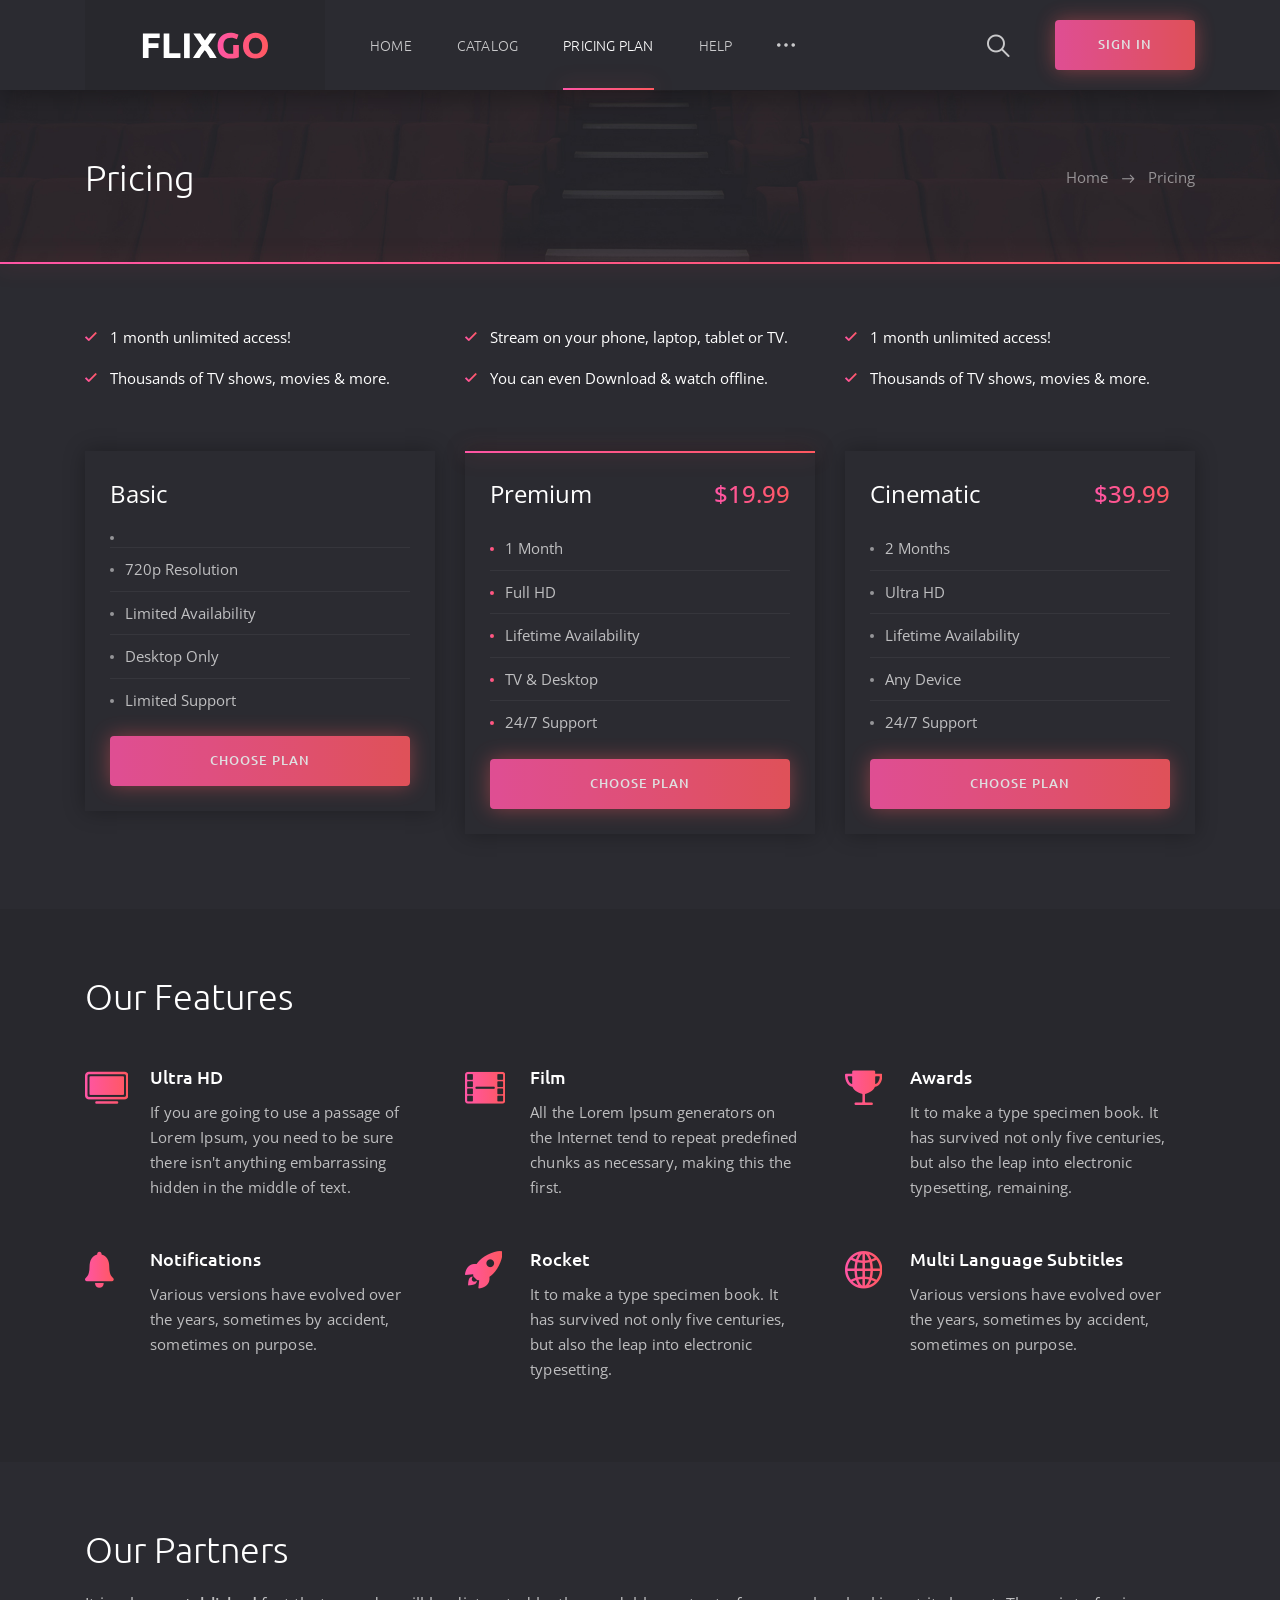
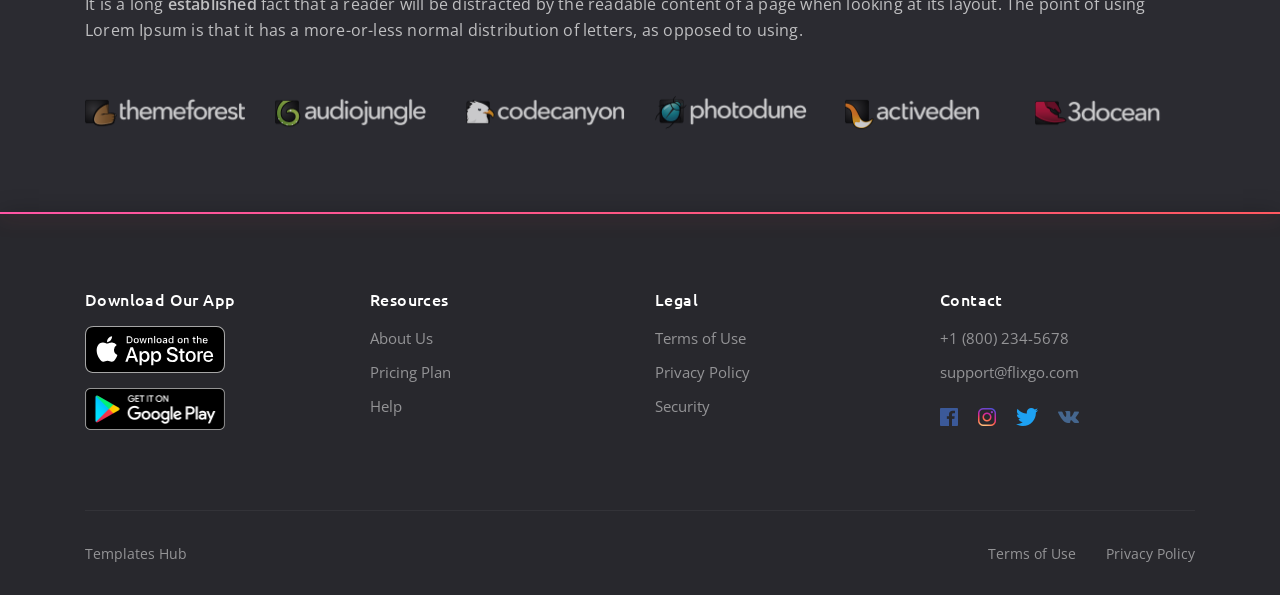
<file: home/pricing.html>
<!DOCTYPE html>
<html lang="en">

<head>
	<meta charset="utf-8">
	<meta name="viewport" content="width=device-width, initial-scale=1, shrink-to-fit=no">

	<!-- Font -->
	<link href="https://fonts.googleapis.com/css?family=Open+Sans:400,600%7CUbuntu:300,400,500,700" rel="stylesheet"> 

	<!-- CSS -->
	<link rel="stylesheet" href="css/bootstrap-reboot.min.css">
	<link rel="stylesheet" href="css/bootstrap-grid.min.css">
	<link rel="stylesheet" href="css/owl.carousel.min.css">
	<link rel="stylesheet" href="css/jquery.mCustomScrollbar.min.css">
	<link rel="stylesheet" href="css/nouislider.min.css">
	<link rel="stylesheet" href="css/ionicons.min.css">
	<link rel="stylesheet" href="css/plyr.css">
	<link rel="stylesheet" href="css/photoswipe.css">
	<link rel="stylesheet" href="css/default-skin.css">
	<link rel="stylesheet" href="css/main.css">

	<!-- Favicons -->
	<link rel="icon" type="image/png" href="icon/favicon-32x32.png" sizes="32x32">
	<link rel="apple-touch-icon" href="icon/favicon-32x32.png">
	<link rel="apple-touch-icon" sizes="72x72" href="icon/apple-touch-icon-72x72.png">
	<link rel="apple-touch-icon" sizes="114x114" href="icon/apple-touch-icon-114x114.png">
	<link rel="apple-touch-icon" sizes="144x144" href="icon/apple-touch-icon-144x144.png">

	<meta name="description" content="">
	<meta name="keywords" content="">
	<meta name="author" content="Dmitry Volkov">
	<title>FlixGo – Online Movies, TV Shows & Cinema HTML Template</title>

</head>
<body class="body">
	
	<!-- header -->
	<header class="header">
		<div class="header__wrap">
			<div class="container">
				<div class="row">
					<div class="col-12">
						<div class="header__content">
							<!-- header logo -->
							<a href="index.html" class="header__logo">
								<img src="img/logo.svg" alt="">
							</a>
							<!-- end header logo -->

							<!-- header nav -->
							<ul class="header__nav">
								<!-- dropdown -->
								<li class="header__nav-item">
									<a class="dropdown-toggle header__nav-link" href="#" role="button" id="dropdownMenuHome" data-toggle="dropdown" aria-haspopup="true" aria-expanded="false">Home</a>

									<ul class="dropdown-menu header__dropdown-menu" aria-labelledby="dropdownMenuHome">
										<li><a href="index.html">Home slideshow bg</a></li>
										<li><a href="index2.html">Home static bg</a></li>
									</ul>
								</li>
								<!-- end dropdown -->

								<!-- dropdown -->
								<li class="header__nav-item">
									<a class="dropdown-toggle header__nav-link" href="#" role="button" id="dropdownMenuCatalog" data-toggle="dropdown" aria-haspopup="true" aria-expanded="false">Catalog</a>

									<ul class="dropdown-menu header__dropdown-menu" aria-labelledby="dropdownMenuCatalog">
										<li><a href="catalog1.html">Catalog Grid</a></li>
										<li><a href="catalog2.html">Catalog List</a></li>
										<li><a href="details1.html">Details Movie</a></li>
										<li><a href="details2.html">Details TV Series</a></li>
									</ul>
								</li>
								<!-- end dropdown -->

								<li class="header__nav-item">
									<a href="pricing.html" class="header__nav-link header__nav-link--active">Pricing Plan</a>
								</li>

								<li class="header__nav-item">
									<a href="faq.html" class="header__nav-link">Help</a>
								</li>

								<!-- dropdown -->
								<li class="dropdown header__nav-item">
									<a class="dropdown-toggle header__nav-link header__nav-link--more" href="#" role="button" id="dropdownMenuMore" data-toggle="dropdown" aria-haspopup="true" aria-expanded="false"><i class="icon ion-ios-more"></i></a>

									<ul class="dropdown-menu header__dropdown-menu" aria-labelledby="dropdownMenuMore">
										<li><a href="about.html">About</a></li>
										<li><a href="signin.html">Sign In</a></li>
										<li><a href="signup.html">Sign Up</a></li>
										<li><a href="404.html">404 Page</a></li>
									</ul>
								</li>
								<!-- end dropdown -->
							</ul>
							<!-- end header nav -->

							<!-- header auth -->
							<div class="header__auth">
								<button class="header__search-btn" type="button">
									<i class="icon ion-ios-search"></i>
								</button>

								<a href="signin.html" class="header__sign-in">
									<i class="icon ion-ios-log-in"></i>
									<span>sign in</span>
								</a>
							</div>
							<!-- end header auth -->

							<!-- header menu btn -->
							<button class="header__btn" type="button">
								<span></span>
								<span></span>
								<span></span>
							</button>
							<!-- end header menu btn -->
						</div>
					</div>
				</div>
			</div>
		</div>

		<!-- header search -->
		<form action="#" class="header__search">
			<div class="container">
				<div class="row">
					<div class="col-12">
						<div class="header__search-content">
							<input type="text" placeholder="Search for a movie, TV Series that you are looking for">

							<button type="button">search</button>
						</div>
					</div>
				</div>
			</div>
		</form>
		<!-- end header search -->
	</header>
	<!-- end header -->

	<!-- page title -->
	<section class="section section--first section--bg" data-bg="img/section/section.jpg">
		<div class="container">
			<div class="row">
				<div class="col-12">
					<div class="section__wrap">
						<!-- section title -->
						<h2 class="section__title">Pricing</h2>
						<!-- end section title -->

						<!-- breadcrumb -->
						<ul class="breadcrumb">
							<li class="breadcrumb__item"><a href="#">Home</a></li>
							<li class="breadcrumb__item breadcrumb__item--active">Pricing</li>
						</ul>
						<!-- end breadcrumb -->
					</div>
				</div>
			</div>
		</div>
	</section>
	<!-- end page title -->

	<!-- pricing -->
	<div class="section">
		<div class="container">
			<div class="row">
				<!-- plan features -->
				<div class="col-12">
					<ul class="row plan-features">
						<li class="col-12 col-md-6 col-lg-4">1 month unlimited access!</li>
						<li class="col-12 col-md-6 col-lg-4">Stream on your phone, laptop, tablet or TV.</li>
						<li class="col-12 col-md-6 col-lg-4">1 month unlimited access!</li>
						<li class="col-12 col-md-6 col-lg-4">Thousands of TV shows, movies & more.</li>
						<li class="col-12 col-md-6 col-lg-4">You can even Download & watch offline.</li>
						<li class="col-12 col-md-6 col-lg-4">Thousands of TV shows, movies & more.</li>
					</ul>
				</div>
				<!-- end plan features -->

				<!-- price -->
				<div class="col-12 col-md-6 col-lg-4">
					<div class="price">
						<div class="price__item price__item--first"><span>Basic</span> <span class="basic-price"></span></div>
						<div class="price__item"><span class="basic-time"></span></div>
						<div class="price__item"><span>720p Resolution</span></div>
						<div class="price__item"><span>Limited Availability</span></div>
						<div class="price__item"><span>Desktop Only</span></div>
						<div class="price__item"><span>Limited Support</span></div>
						<a href="#" class="price__btn">Choose Plan</a>
					</div>
				</div>
				<!-- end price -->

				<!-- price -->
				<div class="col-12 col-md-6 col-lg-4">
					<div class="price price--premium">
						<div class="price__item price__item--first"><span>Premium</span> <span class="premium-price">$19.99</span></div>
						<div class="price__item premium-time"><span>1 Month</span></div>
						<div class="price__item"><span>Full HD</span></div>
						<div class="price__item"><span>Lifetime Availability</span></div>
						<div class="price__item"><span>TV & Desktop</span></div>
						<div class="price__item"><span>24/7 Support</span></div>
						<a href="#" class="price__btn">Choose Plan</a>
					</div>
				</div>
				<!-- end price -->

				<!-- price -->
				<div class="col-12 col-md-6 col-lg-4">
					<div class="price">
						<div class="price__item price__item--first"><span>Cinematic</span> <span class="cinematic-price">$39.99</span></div>
						<div class="price__item cinematic-time"><span>2 Months</span></div>
						<div class="price__item"><span>Ultra HD</span></div>
						<div class="price__item"><span>Lifetime Availability</span></div>
						<div class="price__item"><span>Any Device</span></div>
						<div class="price__item"><span>24/7 Support</span></div>
						<a href="#" class="price__btn">Choose Plan</a>
					</div>
				</div>
				<!-- end price -->
			</div>
		</div>
	</div>
	<!-- end pricing -->

	<!-- features -->
	<section class="section section--dark">
		<div class="container">
			<div class="row">
				<!-- section title -->
				<div class="col-12">
					<h2 class="section__title section__title--no-margin">Our Features</h2>
				</div>
				<!-- end section title -->

				<!-- feature -->
				<div class="col-12 col-md-6 col-lg-4">
					<div class="feature">
						<i class="icon ion-ios-tv feature__icon"></i>
						<h3 class="feature__title">Ultra HD</h3>
						<p class="feature__text">If you are going to use a passage of Lorem Ipsum, you need to be sure there isn't anything embarrassing hidden in the middle of text.</p>
					</div>
				</div>
				<!-- end feature -->

				<!-- feature -->
				<div class="col-12 col-md-6 col-lg-4">
					<div class="feature">
						<i class="icon ion-ios-film feature__icon"></i>
						<h3 class="feature__title">Film</h3>
						<p class="feature__text">All the Lorem Ipsum generators on the Internet tend to repeat predefined chunks as necessary, making this the first.</p>
					</div>
				</div>
				<!-- end feature -->

				<!-- feature -->
				<div class="col-12 col-md-6 col-lg-4">
					<div class="feature">
						<i class="icon ion-ios-trophy feature__icon"></i>
						<h3 class="feature__title">Awards</h3>
						<p class="feature__text">It to make a type specimen book. It has survived not only five centuries, but also the leap into electronic typesetting, remaining.</p>
					</div>
				</div>
				<!-- end feature -->

				<!-- feature -->
				<div class="col-12 col-md-6 col-lg-4">
					<div class="feature">
						<i class="icon ion-ios-notifications feature__icon"></i>
						<h3 class="feature__title">Notifications</h3>
						<p class="feature__text">Various versions have evolved over the years, sometimes by accident, sometimes on purpose.</p>
					</div>
				</div>
				<!-- end feature -->

				<!-- feature -->
				<div class="col-12 col-md-6 col-lg-4">
					<div class="feature">
						<i class="icon ion-ios-rocket feature__icon"></i>
						<h3 class="feature__title">Rocket</h3>
						<p class="feature__text">It to make a type specimen book. It has survived not only five centuries, but also the leap into electronic typesetting.</p>
					</div>
				</div>
				<!-- end feature -->

				<!-- feature -->
				<div class="col-12 col-md-6 col-lg-4">
					<div class="feature">
						<i class="icon ion-ios-globe feature__icon"></i>
						<h3 class="feature__title">Multi Language Subtitles </h3>
						<p class="feature__text">Various versions have evolved over the years, sometimes by accident, sometimes on purpose.</p>
					</div>
				</div>
				<!-- end feature -->
			</div>
		</div>
	</section>
	<!-- end features -->

	<!-- partners -->
	<section class="section">
		<div class="container">
			<div class="row">
				<!-- section title -->
				<div class="col-12">
					<h2 class="section__title section__title--no-margin">Our Partners</h2>
				</div>
				<!-- end section title -->

				<!-- section text -->
				<div class="col-12">
					<p class="section__text section__text--last-with-margin">It is a long <b>established</b> fact that a reader will be distracted by the readable content of a page when looking at its layout. The point of using Lorem Ipsum is that it has a more-or-less normal distribution of letters, as opposed to using.</p>
				</div>
				<!-- end section text -->

				<!-- partner -->
				<div class="col-6 col-sm-4 col-md-3 col-lg-2">
					<a href="#" class="partner">
						<img src="img/partners/themeforest-light-background.png" alt="" class="partner__img">
					</a>
				</div>
				<!-- end partner -->

				<!-- partner -->
				<div class="col-6 col-sm-4 col-md-3 col-lg-2">
					<a href="#" class="partner">
						<img src="img/partners/audiojungle-light-background.png" alt="" class="partner__img">
					</a>
				</div>
				<!-- end partner -->

				<!-- partner -->
				<div class="col-6 col-sm-4 col-md-3 col-lg-2">
					<a href="#" class="partner">
						<img src="img/partners/codecanyon-light-background.png" alt="" class="partner__img">
					</a>
				</div>
				<!-- end partner -->

				<!-- partner -->
				<div class="col-6 col-sm-4 col-md-3 col-lg-2">
					<a href="#" class="partner">
						<img src="img/partners/photodune-light-background.png" alt="" class="partner__img">
					</a>
				</div>
				<!-- end partner -->

				<!-- partner -->
				<div class="col-6 col-sm-4 col-md-3 col-lg-2">
					<a href="#" class="partner">
						<img src="img/partners/activeden-light-background.png" alt="" class="partner__img">
					</a>
				</div>
				<!-- end partner -->

				<!-- partner -->
				<div class="col-6 col-sm-4 col-md-3 col-lg-2">
					<a href="#" class="partner">
						<img src="img/partners/3docean-light-background.png" alt="" class="partner__img">
					</a>
				</div>
				<!-- end partner -->
			</div>
		</div>
	</section>
	<!-- end partners -->

	<!-- footer -->
	<footer class="footer">
		<div class="container">
			<div class="row">
				<!-- footer list -->
				<div class="col-12 col-md-3">
					<h6 class="footer__title">Download Our App</h6>
					<ul class="footer__app">
						<li><a href="#"><img src="img/Download_on_the_App_Store_Badge.svg" alt=""></a></li>
						<li><a href="#"><img src="img/google-play-badge.png" alt=""></a></li>
					</ul>
				</div>
				<!-- end footer list -->

				<!-- footer list -->
				<div class="col-6 col-sm-4 col-md-3">
					<h6 class="footer__title">Resources</h6>
					<ul class="footer__list">
						<li><a href="#">About Us</a></li>
						<li><a href="#">Pricing Plan</a></li>
						<li><a href="#">Help</a></li>
					</ul>
				</div>
				<!-- end footer list -->

				<!-- footer list -->
				<div class="col-6 col-sm-4 col-md-3">
					<h6 class="footer__title">Legal</h6>
					<ul class="footer__list">
						<li><a href="#">Terms of Use</a></li>
						<li><a href="#">Privacy Policy</a></li>
						<li><a href="#">Security</a></li>
					</ul>
				</div>
				<!-- end footer list -->

				<!-- footer list -->
				<div class="col-12 col-sm-4 col-md-3">
					<h6 class="footer__title">Contact</h6>
					<ul class="footer__list">
						<li><a href="tel:+18002345678">+1 (800) 234-5678</a></li>
						<li><a href="mailto:support@moviego.com">support@flixgo.com</a></li>
					</ul>
					<ul class="footer__social">
						<li class="facebook"><a href="#"><i class="icon ion-logo-facebook"></i></a></li>
						<li class="instagram"><a href="#"><i class="icon ion-logo-instagram"></i></a></li>
						<li class="twitter"><a href="#"><i class="icon ion-logo-twitter"></i></a></li>
						<li class="vk"><a href="#"><i class="icon ion-logo-vk"></i></a></li>
					</ul>
				</div>
				<!-- end footer list -->

				<!-- footer copyright -->
				<div class="col-12">
					<div class="footer__copyright">
						<small><a target="_blank" href="https://www.templateshub.net">Templates Hub</a></small>

						<ul>
							<li><a href="#">Terms of Use</a></li>
							<li><a href="#">Privacy Policy</a></li>
						</ul>
					</div>
				</div>
				<!-- end footer copyright -->
			</div>
		</div>
	</footer>
	<!-- end footer -->

	<!-- JS -->
	<script src="js/jquery-3.3.1.min.js"></script>
	<script src="js/bootstrap.bundle.min.js"></script>
	<script src="js/owl.carousel.min.js"></script>
	<script src="js/jquery.mousewheel.min.js"></script>
	<script src="js/jquery.mCustomScrollbar.min.js"></script>
	<script src="js/wNumb.js"></script>
	<script src="js/nouislider.min.js"></script>
	<script src="js/plyr.min.js"></script>
	<script src="js/jquery.morelines.min.js"></script>
	<script src="js/photoswipe.min.js"></script>
	<script src="js/photoswipe-ui-default.min.js"></script>
	<script src="js/main.js"></script>
	<script type="text/javascript">
		fetch('http://localhost:8080/home/filmpackage').then(res => {
			console.log(res)
			return res.json();
		}).then(data =>{
			console.log(data[0].price);
			$('.basic-price').html("$ " +data[0].price);
			$('.basic-time').html(data[0].used_time + " months");
			$('.premium-price').html("$ " +data[1].price);
			$('.premium-time').html(data[1].used_time + " months");
			$('.cinematic-price').html("$ " +data[2].price);
			$('.cinematic-time').html(data[2].used_time + " months");
		}).catch(error => console.log(error))
	</script>
</body>

</html>
</file>
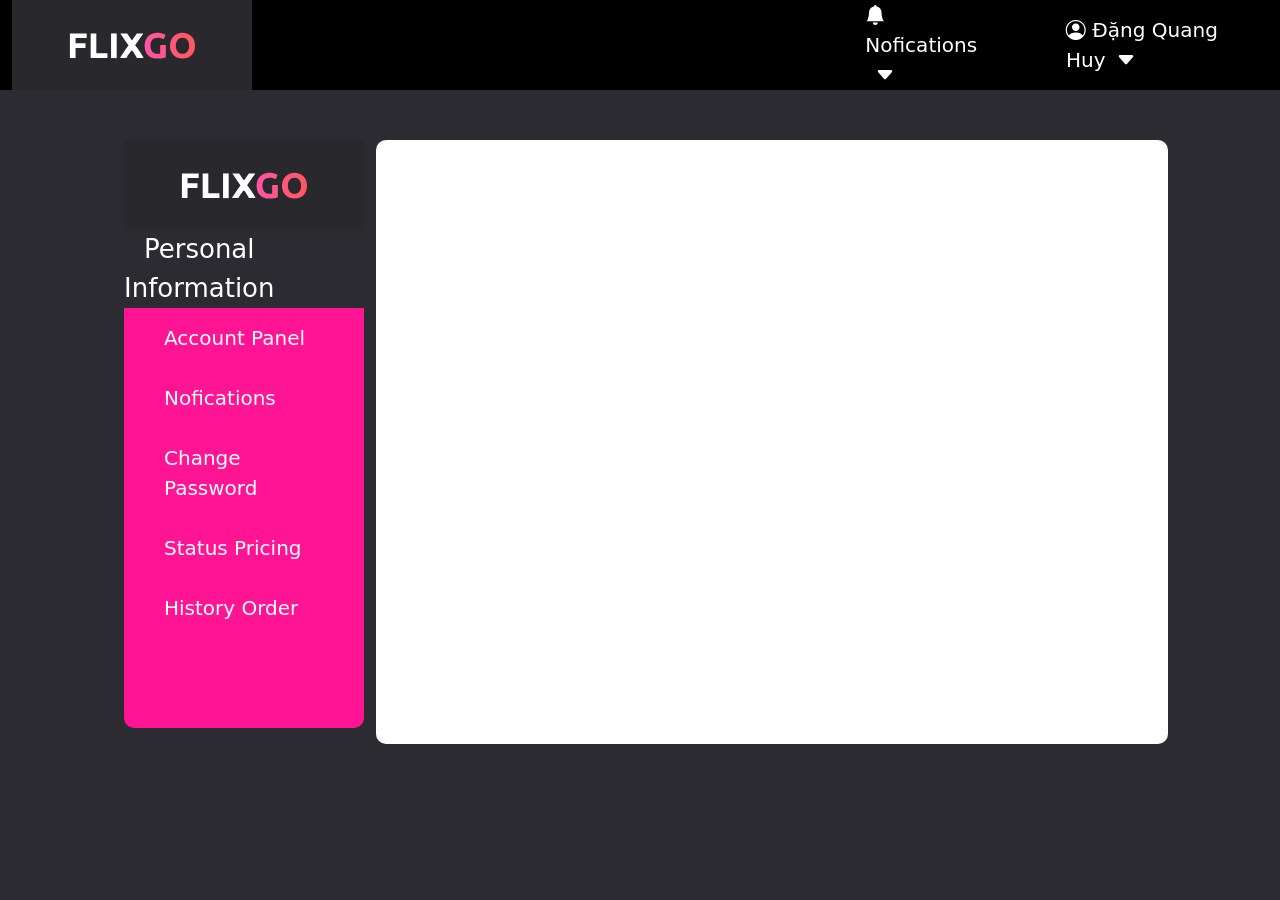
<file: home/profile.html>
<!DOCTYPE html>
<html lang="en">

<head>
	<meta charset="utf-8">
	<meta name="viewport" content="width=device-width, initial-scale=1, shrink-to-fit=no">

	<!-- Font -->
	<link href="https://fonts.googleapis.com/css?family=Open+Sans:400,600%7CUbuntu:300,400,500,700" rel="stylesheet">

	<!-- CSS -->
	<link rel="stylesheet" href="css/bootstrap-reboot.min.css">
	<link rel="stylesheet" href="css/bootstrap-grid.min.css">
	<link rel="stylesheet" href="css/owl.carousel.min.css">
	<link rel="stylesheet" href="css/jquery.mCustomScrollbar.min.css">
	<link rel="stylesheet" href="css/nouislider.min.css">
	<link rel="stylesheet" href="css/ionicons.min.css">
	<link rel="stylesheet" href="css/plyr.css">
	<link rel="stylesheet" href="css/photoswipe.css">
	<link rel="stylesheet" href="css/default-skin.css">
	<link rel="stylesheet" href="css/main.css">

	<!-- Favicons -->
	<link rel="icon" type="image/png" href="icon/favicon-32x32.png" sizes="32x32">
	<link rel="apple-touch-icon" href="icon/favicon-32x32.png">
	<link rel="apple-touch-icon" sizes="72x72" href="icon/apple-touch-icon-72x72.png">
	<link rel="apple-touch-icon" sizes="114x114" href="icon/apple-touch-icon-114x114.png">
	<link rel="apple-touch-icon" sizes="144x144" href="icon/apple-touch-icon-144x144.png">
	<link rel="stylesheet" href="https://cdn.jsdelivr.net/npm/bootstrap-icons@1.10.3/font/bootstrap-icons.css">
	<link href="https://cdn.jsdelivr.net/npm/bootstrap@5.3.0-alpha1/dist/css/bootstrap.min.css" rel="stylesheet" integrity="sha384-GLhlTQ8iRABdZLl6O3oVMWSktQOp6b7In1Zl3/Jr59b6EGGoI1aFkw7cmDA6j6gD" crossorigin="anonymous">
	    <script src="https://cdn.jsdelivr.net/npm/bootstrap@5.3.0-alpha1/dist/js/bootstrap.bundle.min.js" integrity="sha384-w76AqPfDkMBDXo30jS1Sgez6pr3x5MlQ1ZAGC+nuZB+EYdgRZgiwxhTBTkF7CXvN" crossorigin="anonymous"></script>
	<meta name="description" content="">
	<meta name="keywords" content="">
	<meta name="author" content="Dmitry Volkov">
	<title>FlixGo – Online Movies, TV Shows & Cinema HTML Template</title>
	<style type="text/css">
		.active {
		    background-color:hotpink;
		    color:black;
		}
	</style>
</head>
<body class="body" style="background-color:#2b2b31">
	<div class="container-fluid">
		<div class="row bg-black" style="overflow: hidden;">
			<div class="col-8">
				<a href="index.html" class="header__logo">
					<img src="img/logo.svg" alt="">
				</a>
			</div>
			<div class="col-4 d-flex align-items-center justify-content-center">
				<i class="bi bi-bell-fill nofi" style="font-size:20px; color: white;font-style: normal;margin-right: 70px; cursor: pointer;"> Nofications<i class="bi bi-caret-down-fill" style="margin-left: 10px;"></i></i>
				<i class="bi bi-person-circle user" style="font-size:20px; color: white;font-style: normal; margin-right: 25px; cursor: pointer;"> Đặng Quang Huy<i class="bi bi-caret-down-fill" style="margin-left: 10px;"></i></i>
			</div>
		</div>
		<div class="nofication-box">
		<ul style="list-style-type: none;">
					<li><a href="">
							<div class="d-flex" style="margin-left: 30px;">
								<img src="img/covers/cover.jpg">
								<div class="name-hover" style="margin-left: 40px;">
									<span style="font-size:25px;font-weight: 700;">Lion King - John John</span><br>
									<span style="font-size:20px;font-weight: 500;">New Episode - Ep14: The New King</span><br>
									<span style="font-size:14px; font-weight:400;">3/10/2023 - Admin</span>
								</div>
							</div>
						</a>
					</li>
					<li>
						<a href="">
							<div class="d-flex" style="margin-left: 30px;">
								<img src="img/covers/cover.jpg">
								<div class="name-hover" style="margin-left: 40px;">
									<span style="font-size:25px;font-weight: 700;">Lion King - John John</span><br>
									<span style="font-size:20px;font-weight: 500;">New Episode - Ep14: The New King</span><br>
									<span style="font-size:14px; font-weight:400;">3/10/2023 - Admin</span>
								</div>
							</div>
						</a>
					</li>
					<li>
						<a href="">
							<div class="d-flex" style="margin-left: 30px;">
								<img src="img/covers/cover.jpg">
								<div class="name-hover" style="margin-left: 40px;">
									<span style="font-size:25px;font-weight: 700;">Lion King - John John</span><br>
									<span style="font-size:20px;font-weight: 500;">New Episode - Ep14: The New King</span><br>
									<span style="font-size:14px; font-weight:400;">3/10/2023 - Admin</span>
								</div>
							</div>
						</a>
					</li>
				</ul>
				<a class="show-more" style="margin-left: 200px; text-decoration: underline; color: hotpink;font-size: 20px;font-weight: 600;cursor: pointer;">Show More <i class="bi bi-arrow-down-circle"></i></a>
			</div>
			<div class="setting-box">
				<ul style="list-style-type: none;">
					<li><a href="">Account Panel</a></li>
					<li><a href="">Setting</a></li>
					<li><a href="">Log Out</a></li>
				</ul>
			</div>	
		<div class="row" style="height: 540px;margin-top: 50px;margin-left: 100px;margin-right: 100px;">
			<div class="col-3 menu">
				<div>
					<a href="index.html" class="header__logo" style="width: 100%;"> 
					<img src="img/logo.svg" alt="">
					</a>
					<span style="font-size: 26px; color: white; padding-left: 20px;">Personal Information</span>
					<ul class="menu-click" style="height: 420px;background-color:deeppink;color: white;">
						<li class="panel" >Account Panel</li>
						<li class="nofi-1">Nofications</li>
						<li class="change-pw">Change Password</li>
						<li class="pricing">Status Pricing</li>
						<li class="History">History Order</li>
					</ul>
				</div>
			</div>
			<div class="col-9 menu-content" style="background-color:white">
				<div class="account-info">
					<div class="d-flex info">
						<div class="d-flex flex-column">
							<label>User ID</label>
							<input type="text" name="" value="US000001" style="width: 300px;">
						</div>
						<div class="d-flex flex-column" style="margin-left:200px">
							<label>Client Name</label>
							<input class="input-info" type="text" name="" value="Đặng Quang Huy" style="width: 300px;">
						</div>
					</div>
					<div class="d-flex info">
						<div class="d-flex flex-column">
							<label>Phone Number</label>
							<input class="input-info" type="text" class="number-input" name="" value="0123456789" style="width: 300px;">
						</div>
						<div class="d-flex flex-column" style="margin-left:200px">
							<label>Birthday</label>
							<input class="input-info" type="date" name="" value="3/10/2023" style="width: 300px;">
						</div>
					</div>
					<div class="d-flex flex-column info">
						<label>Email Address</label>
						<input class="input-info" type="email" name="" value="huy12345@gmail.com">
					</div>
					<div class="d-flex flex-column">
						<label>Gender</label>
						<div class="d-flex">
							<div class="form-check">
							  <input class="form-check-input input-info" type="radio" name="flexRadioDefault" id="gender-male">
							  <label class="form-check-label" for="gender-male">
							    Male
							  </label>
							</div>
							<div class="form-check" style="margin-left:20px">
							  <input class="form-check-input input-info" type="radio" name="flexRadioDefault" id="gender-female" checked>
							  <label class="form-check-label" for="gender-female">
							    Female
							  </label>
							</div>
						</div>
					</div>
					<button class=" btn-update" style="background-color:hotpink;color: white; margin-left: 300px; padding: 8px 30px;border-radius: 10px;">Update</button>
					<button class="btn-apply" style="background-color:gray; color: white; margin-left: 20px; padding: 8px 30px;border-radius: 10px;">Apply</button>
				</div>
				<div class="nofication-box-1">
					<table class="table table-danger table-hover table-bordered text-center">
						<thead>
							<tr>
						      <th scope="col">#</th>
						      <th scope="col">Image</th>
						      <th scope="col">Nofications</th>
						      <th scope="col">Content</th>
						      <th scope="col">Release Days</th>
						      <th scope="col">Handle</th>
						    </tr>
						    <tbody>
						    <tr>
						      <th scope="row">1</th>
						      <td><img src="img/covers/cover.jpg"></td>
						      <td>Lion King - John John - New Episode</td>
						      <td>Ep14: The New King</td>
						      <td>3/10/2023 - Admin</td>
						      <td><button type="button" class="btn btn-info">Show More</button></td>
						    </tr>
						    <tr>
						      <th scope="row">1</th>
						      <td><img src="img/covers/cover.jpg"></td>
						      <td>Lion King - John John - New Episode</td>
						      <td>Ep14: The New King</td>
						      <td>3/10/2023 - Admin</td>
						      <td><button type="button" class="btn btn-info">Show More</button></td>
						    </tr>
						    <tr>
						      <th scope="row">1</th>
						      <td><img src="img/covers/cover.jpg"></td>
						      <td>Lion King - John John - New Episode</td>
						      <td>Ep14: The New King</td>
						      <td>3/10/2023 - Admin</td>
						      <td><button type="button" class="btn btn-info">Show More</button></td>
						    </tr>
						  	

						  </tbody>
						</thead>
					</table>
					<nav aria-label="...">
					  <ul class="pagination">
					    <li class="page-item disabled">
					      <a class="page-link">Previous</a>
					    </li>
					    <li class="page-item"><a class="page-link" href="#">1</a></li>
					    <li class="page-item active" aria-current="page">
					      <a class="page-link" href="#">2</a>
					    </li>
					    <li class="page-item"><a class="page-link" href="#">3</a></li>
					    <li class="page-item">
					      <a class="page-link" href="#">Next</a>
					    </li>
					  </ul>
					</nav>
				</div>
				<div class="change-pw-box">
					<div class="d-flex flex-column">
						<label>Old Password</label>
						<input class="input-pw" type="password" class="number-input" name="" style="width: 300px;">
					</div>
					<div class="d-flex flex-column">
						<label>New Password</label>
						<input class="input-pw" type="password" class="number-input" name="" style="width: 300px;">
					</div>
					<div class="d-flex flex-column">
						<label>Confirm New Password</label>
						<input class="input-pw" type="password" class="number-input" name="" style="width: 300px;">
					</div>
					<button class=" btn-update" style="background-color:hotpink;color: white; margin-left: 350px; padding: 8px 30px;border-radius: 10px;margin-top: 20px;">Change Password</button>
				</div>
				<div class="status-price">
					<!-- pricing -->
					<div class="section">
						<div class="container">
							<div class="row">
								<!-- end plan features -->

								<!-- price -->
								<div class="col-12 col-md-6 col-lg-4">
									<div class="price">
										<div class="price__item price__item--first"><span>Basic</span> <span>Free</span></div>
										<div class="price__item"><span>7 days</span></div>
										<div class="price__item"><span>720p Resolution</span></div>
										<div class="price__item"><span>Limited Availability</span></div>
										<div class="price__item"><span>Desktop Only</span></div>
										<div class="price__item"><span>Limited Support</span></div>
										<span class="price__btn">Actived</span>
									</div>
								</div>
								<!-- end price -->

								<!-- price -->
								<div class="col-12 col-md-6 col-lg-4">
									<div class="price price--premium">
										<div class="price__item price__item--first"><span>Premium</span> <span>$19.99</span></div>
										<div class="price__item"><span>1 Month</span></div>
										<div class="price__item"><span>Full HD</span></div>
										<div class="price__item"><span>Lifetime Availability</span></div>
										<div class="price__item"><span>TV & Desktop</span></div>
										<div class="price__item"><span>24/7 Support</span></div>
										<span class="price__btn">Not Actived</span>
									</div>
								</div>
								<!-- end price -->

								<!-- price -->
								<div class="col-12 col-md-6 col-lg-4">
									<div class="price">
										<div class="price__item price__item--first"><span>Cinematic</span> <span>$39.99</span></div>
										<div class="price__item"><span>2 Months</span></div>
										<div class="price__item"><span>Ultra HD</span></div>
										<div class="price__item"><span>Lifetime Availability</span></div>
										<div class="price__item"><span>Any Device</span></div>
										<div class="price__item"><span>24/7 Support</span></div>
										<span class="price__btn">Not Actived</span>
									</div>
								</div>
								<!-- end price -->
							</div>
						</div>
					</div>
					<!-- end pricing -->
				</div>
				<div class="history-order">
					<table class="table table-danger table-hover table-bordered text-center">
						<thead>
							<tr>
						      <th scope="col">#</th>
						      <th scope="col">Type Price</th>
						      <th scope="col">Open Date</th>
						      <th scope="col">Close Date</th>
						      <th scope="col">Status</th>
						    </tr>
						    <tbody>
						    <tr>
						      <th scope="row">1</th>
						      <td>Basic Price</td>
						      <td>2/24/2023</td>
						      <td>3/3/2023</td>
						      <td>Disabled</td>
						    </tr>
						    <tr>
						      <th scope="row">1</th>
						      <td>Basic Price</td>
						      <td>3/3/2023</td>
						      <td>3/10/2023</td>
						      <td>Disabled</td>
						    </tr>
						    <tr>
						      <th scope="row">1</th>
						      <td>Basic Price</td>
						      <td>3/10/2023</td>
						      <td>3/17/2023</td>
						      <td>Enabled</td>
						    </tr>
						  	

						  </tbody>
						</thead>
					</table>
					<nav aria-label="...">
					  <ul class="pagination">
					    <li class="page-item disabled">
					      <a class="page-link">Previous</a>
					    </li>
					    <li class="page-item"><a class="page-link" href="#">1</a></li>
					    <li class="page-item active" aria-current="page">
					      <a class="page-link" href="#">2</a>
					    </li>
					    <li class="page-item"><a class="page-link" href="#">3</a></li>
					    <li class="page-item">
					      <a class="page-link" href="#">Next</a>
					    </li>
					  </ul>
					</nav>
				</div>
			</div>
		</div>
	</div>
	<!-- JS -->
	<script src="js/jquery-3.3.1.min.js"></script>
	<script src="js/bootstrap.bundle.min.js"></script>
	<script src="js/owl.carousel.min.js"></script>
	<script src="js/jquery.mousewheel.min.js"></script>
	<script src="js/jquery.mCustomScrollbar.min.js"></script>
	<script src="js/wNumb.js"></script>
	<script src="js/nouislider.min.js"></script>
	<script src="js/plyr.min.js"></script>
	<script src="js/jquery.morelines.min.js"></script>
	<script src="js/photoswipe.min.js"></script>
	<script src="js/photoswipe-ui-default.min.js"></script>
	<script src="js/main.js"></script>
	<script type="text/javascript">
		function validateNumber(event) {
		    var key = window.event ? event.keyCode : event.which;
		    if (event.keyCode === 8 || event.keyCode === 46) {
		        return true;
		    } else if ( key < 48 || key > 57 ) {
		        return false;
		    } else {
		        return true;
		    }
		};
		$(document).ready(function(){
		    $('.number-input').keypress(validateNumber);
		});
		var t =0;
		$( ".nofi" ).click(function() {
		  if(t==0){
		  	$( ".nofication-box" ).css("display","block");
		  	$( ".setting-box" ).css("display","none");
		  	t=1;
		  }else{
		  	$( ".nofication-box" ).css("display","none");
		  	$( ".setting-box" ).css("display","none");
		  	t=0;
		  }
		});

		$( ".user" ).click(function() {
		  if(t==0){
		  	$( ".nofication-box" ).css("display","none");
		  	$( ".setting-box" ).css("display","block");
		  	t=1;
		  }else{
		  	$( ".nofication-box" ).css("display","none");
		  	$( ".setting-box" ).css("display","none");
		  	t=0;
		  }
		});
		$( ".btn-update" ).click(function() {
		  $(".btn-apply").css("pointer-events","auto");
		  $(".btn-apply").css("background-color","#20c997");
		  $(".input-info").css("pointer-events","auto")
		});
		$( ".btn-apply" ).click(function() {
		  $(".btn-apply").css("pointer-events","none");
		  $(".btn-apply").css("background-color","gray");
		  $(".input-info").css("pointer-events","none")
		});
		$(".menu-click").on('click', 'li', function () {
		    $(".menu-click li.active").removeClass("active");
		    // adding classname 'active' to current click li 
		    $(this).addClass("active");
		});
		$( ".panel" ).click(function() {
		  $( ".setting-box" ).css("display","none");
		  $( ".nofication-box" ).css("display","none");
		  $(".account-info").css("display","block");
		  $(".nofication-box-1").css("display","none");
		  $(".change-pw-box").css("display","none");
		  $(".status-price").css("display","none");
		  $( ".history-order" ).css("display","none");
		});
		$( ".nofi-1" ).click(function() {
		  $( ".nofication-box" ).css("display","none");
		  $(".nofication-box-1").css("display","block");
		  $(".account-info").css("display","none");
		  $(".change-pw-box").css("display","none");
		  $(".status-price").css("display","none");
		  $( ".setting-box" ).css("display","none");
		  $( ".history-order" ).css("display","none");
		});
		$( ".show-more" ).click(function() {
		  $( ".nofication-box" ).css("display","none");
		  $(".nofication-box-1").css("display","block");
		  $(".account-info").css("display","none");
		  $(".change-pw-box").css("display","none");
		  $(".status-price").css("display","none");
		  $( ".history-order" ).css("display","none");
		  $( ".setting-box" ).css("display","none");
		});
		$( ".change-pw" ).click(function() {
		  $( ".nofication-box" ).css("display","none");
		  $(".nofication-box-1").css("display","none");
		  $(".account-info").css("display","none");
		  $(".change-pw-box").css("display","block");
		  $(".status-price").css("display","none");
		  $( ".setting-box" ).css("display","none");
		  $( ".history-order" ).css("display","none");
		});
		$( ".pricing" ).click(function() {
		  $( ".nofication-box" ).css("display","none");
		  $(".nofication-box-1").css("display","none");
		  $(".account-info").css("display","none");
		  $(".change-pw-box").css("display","none");
		  $(".status-price").css("display","block");
		  $( ".setting-box" ).css("display","none");
		  $( ".history-order" ).css("display","none");
		});
		$( ".History" ).click(function() {
		  $( ".nofication-box" ).css("display","none");
		  $(".nofication-box-1").css("display","none");
		  $(".account-info").css("display","none");
		  $(".change-pw-box").css("display","none");
		  $(".status-price").css("display","none");
		  $( ".setting-box" ).css("display","none");
		  $( ".history-order" ).css("display","block");
		});
	</script>
</body>

</html>
</file>
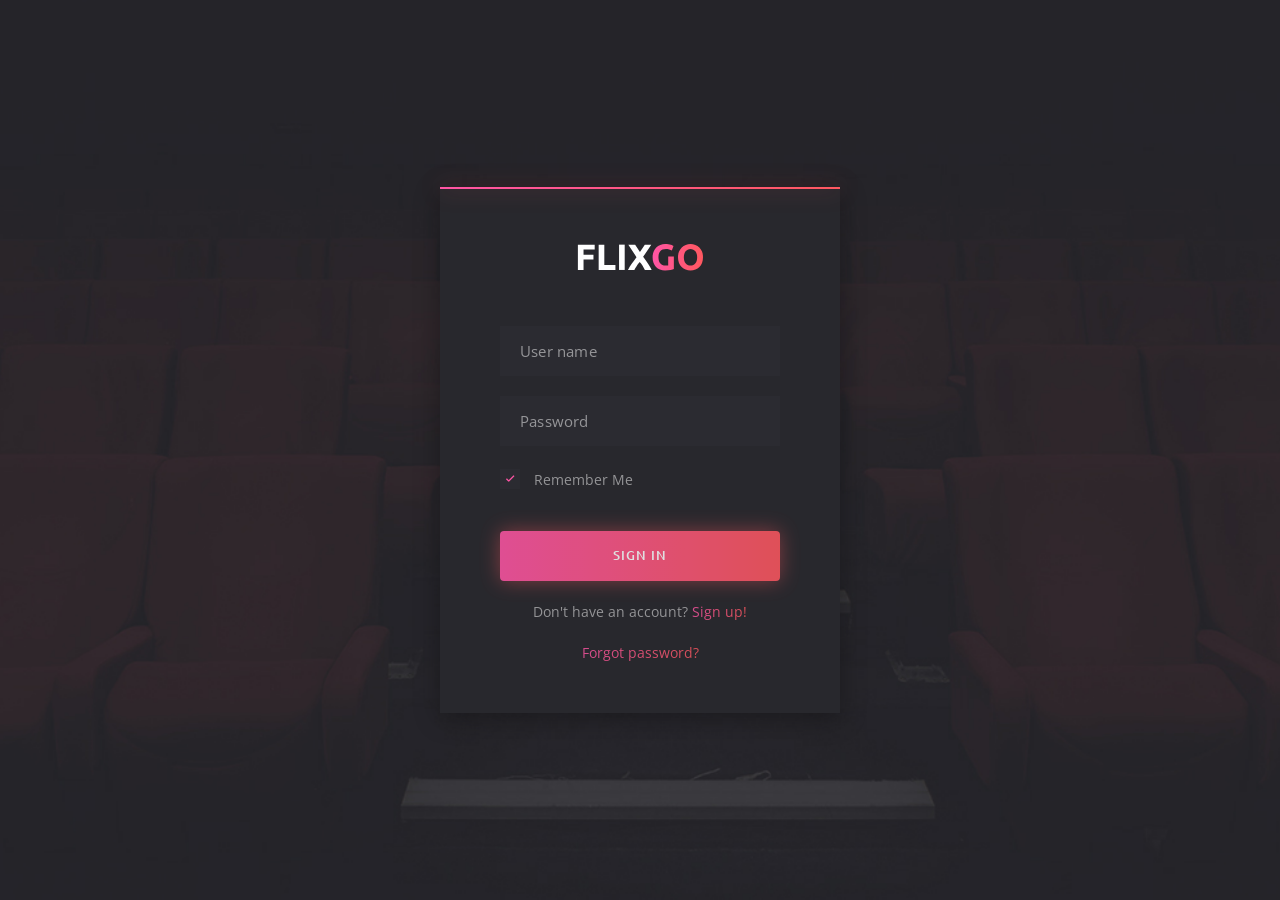
<file: home/signin.html>
<!DOCTYPE html>
<html lang="en">

<head>
	<meta charset="utf-8">
	<meta name="viewport" content="width=device-width, initial-scale=1, shrink-to-fit=no">

	<!-- Font -->
	<link href="https://fonts.googleapis.com/css?family=Open+Sans:400,600%7CUbuntu:300,400,500,700" rel="stylesheet"> 

	<!-- CSS -->
	<link rel="stylesheet" href="css/bootstrap-reboot.min.css">
	<link rel="stylesheet" href="css/bootstrap-grid.min.css">
	<link rel="stylesheet" href="css/owl.carousel.min.css">
	<link rel="stylesheet" href="css/jquery.mCustomScrollbar.min.css">
	<link rel="stylesheet" href="css/nouislider.min.css">
	<link rel="stylesheet" href="css/ionicons.min.css">
	<link rel="stylesheet" href="css/plyr.css">
	<link rel="stylesheet" href="css/photoswipe.css">
	<link rel="stylesheet" href="css/default-skin.css">
	<link rel="stylesheet" href="css/main.css">

	<!-- Favicons -->
	<link rel="icon" type="image/png" href="icon/favicon-32x32.png" sizes="32x32">
	<link rel="apple-touch-icon" href="icon/favicon-32x32.png">
	<link rel="apple-touch-icon" sizes="72x72" href="icon/apple-touch-icon-72x72.png">
	<link rel="apple-touch-icon" sizes="114x114" href="icon/apple-touch-icon-114x114.png">
	<link rel="apple-touch-icon" sizes="144x144" href="icon/apple-touch-icon-144x144.png">

	<meta name="description" content="">
	<meta name="keywords" content="">
	<meta name="author" content="Dmitry Volkov">
	<title>FlixGo – Online Movies, TV Shows & Cinema HTML Template</title>

</head>
<body class="body">

	<div class="sign section--bg" data-bg="img/section/section.jpg">
		<div class="container">
			<div class="row">
				<div class="col-12">
					<div class="sign__content">
						<!-- authorization form -->
						<form action="http://localhost:8080/signIn"  method="POST" class="sign__form">
							<a href="index.html" class="sign__logo">
								<img src="img/logo.svg" alt="">
							</a>

							<div class="sign__group">
								<input type="text" class="sign__input" id="username" placeholder="User name">
							</div>

							<div class="sign__group">
								<input type="password" class="sign__input" id="password" placeholder="Password">
							</div>

							<div class="sign__group sign__group--checkbox">
								<input id="remember" name="remember" type="checkbox" checked="checked">
								<label for="remember">Remember Me</label>
							</div>
							
							<button class="sign__btn" type="submit">Sign in</button>

							<span class="sign__text">Don't have an account? <a href="signup.html">Sign up!</a></span>

							<span class="sign__text"><a href="forgot-password.html">Forgot password?</a></span>
						</form>
						<!-- end authorization form -->
					</div>
				</div>
			</div>
		</div>
	</div>

	<!-- JS -->
	<script src="js/jquery-3.3.1.min.js"></script>
	<script src="js/bootstrap.bundle.min.js"></script>
	<script src="js/owl.carousel.min.js"></script>
	<script src="js/jquery.mousewheel.min.js"></script>
	<script src="js/jquery.mCustomScrollbar.min.js"></script>
	<script src="js/wNumb.js"></script>
	<script src="js/nouislider.min.js"></script>
	<script src="js/plyr.min.js"></script>
	<script src="js/jquery.morelines.min.js"></script>
	<script src="js/photoswipe.min.js"></script>
	<script src="js/photoswipe-ui-default.min.js"></script>
	<script src="js/main.js"></script>
	<script type="text/javascript">
		const form = document.querySelector('form');
		form.addEventListener('submit', async (event) => {
		  event.preventDefault();
		  const username = document.querySelector('#username').value;
		  const password = document.querySelector('#password').value;
		  const obj = {accountName: username, password: password};
		  let headers = new Headers();
		  headers.append('Content-Type', 'application/json');
		  headers.append('Accept', 'application/json');
		  headers.append('Origin','http://localhost:8080');
		  const response = await fetch('http://localhost:8080/signIn', {
		  	mode: 'cors',
		    method: 'POST',
		    headers: headers,
		    body: JSON.stringify(obj)
		  });
		  const data = await response.json();
		  console.log(data);
		  window.location.href = "https://www.example.com";
		});

	</script>
</body>

</html>
</file>
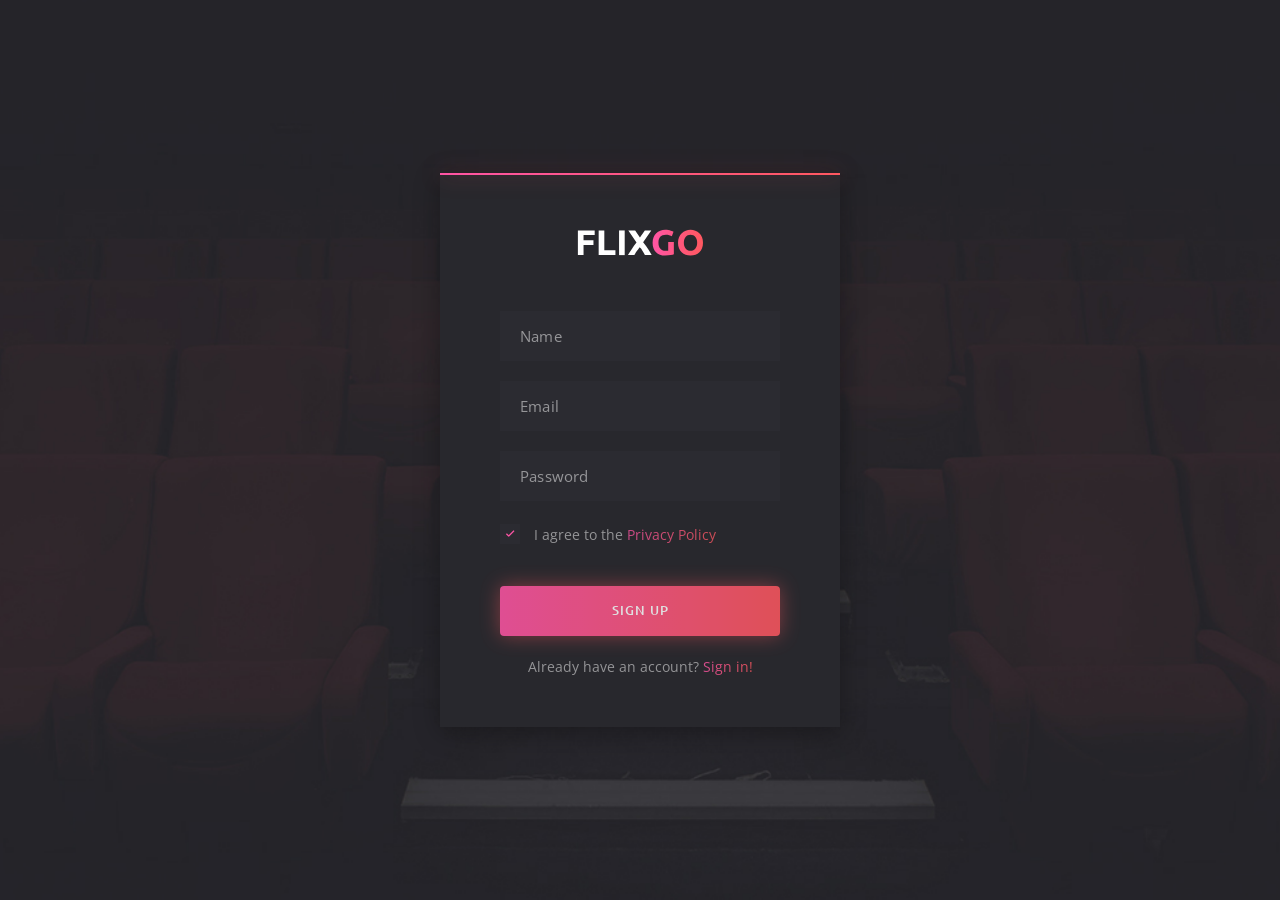
<file: home/signup.html>
<!DOCTYPE html>
<html lang="en">

<head>
	<meta charset="utf-8">
	<meta name="viewport" content="width=device-width, initial-scale=1, shrink-to-fit=no">

	<!-- Font -->
	<link href="https://fonts.googleapis.com/css?family=Open+Sans:400,600%7CUbuntu:300,400,500,700" rel="stylesheet"> 

	<!-- CSS -->
	<link rel="stylesheet" href="css/bootstrap-reboot.min.css">
	<link rel="stylesheet" href="css/bootstrap-grid.min.css">
	<link rel="stylesheet" href="css/owl.carousel.min.css">
	<link rel="stylesheet" href="css/jquery.mCustomScrollbar.min.css">
	<link rel="stylesheet" href="css/nouislider.min.css">
	<link rel="stylesheet" href="css/ionicons.min.css">
	<link rel="stylesheet" href="css/plyr.css">
	<link rel="stylesheet" href="css/photoswipe.css">
	<link rel="stylesheet" href="css/default-skin.css">
	<link rel="stylesheet" href="css/main.css">

	<!-- Favicons -->
	<link rel="icon" type="image/png" href="icon/favicon-32x32.png" sizes="32x32">
	<link rel="apple-touch-icon" href="icon/favicon-32x32.png">
	<link rel="apple-touch-icon" sizes="72x72" href="icon/apple-touch-icon-72x72.png">
	<link rel="apple-touch-icon" sizes="114x114" href="icon/apple-touch-icon-114x114.png">
	<link rel="apple-touch-icon" sizes="144x144" href="icon/apple-touch-icon-144x144.png">

	<meta name="description" content="">
	<meta name="keywords" content="">
	<meta name="author" content="Dmitry Volkov">
	<title>FlixGo – Online Movies, TV Shows & Cinema HTML Template</title>

</head>
<body class="body">

	<div class="sign section--bg" data-bg="img/section/section.jpg">
		<div class="container">
			<div class="row">
				<div class="col-12">
					<div class="sign__content">
						<!-- registration form -->
						<form action="#" class="sign__form">
							<a href="index.html" class="sign__logo">
								<img src="img/logo.svg" alt="">
							</a>

							<div class="sign__group">
								<input type="text" class="sign__input" placeholder="Name">
							</div>

							<div class="sign__group">
								<input type="text" class="sign__input" placeholder="Email">
							</div>

							<div class="sign__group">
								<input type="password" class="sign__input" placeholder="Password">
							</div>

							<div class="sign__group sign__group--checkbox">
								<input id="remember" name="remember" type="checkbox" checked="checked">
								<label for="remember">I agree to the <a href="#">Privacy Policy</a></label>
							</div>
							
							<button class="sign__btn" type="button">Sign up</button>

							<span class="sign__text">Already have an account? <a href="signin.html">Sign in!</a></span>
						</form>
						<!-- registration form -->
					</div>
				</div>
			</div>
		</div>
	</div>

	<!-- JS -->
	<script src="js/jquery-3.3.1.min.js"></script>
	<script src="js/bootstrap.bundle.min.js"></script>
	<script src="js/owl.carousel.min.js"></script>
	<script src="js/jquery.mousewheel.min.js"></script>
	<script src="js/jquery.mCustomScrollbar.min.js"></script>
	<script src="js/wNumb.js"></script>
	<script src="js/nouislider.min.js"></script>
	<script src="js/plyr.min.js"></script>
	<script src="js/jquery.morelines.min.js"></script>
	<script src="js/photoswipe.min.js"></script>
	<script src="js/photoswipe-ui-default.min.js"></script>
	<script src="js/main.js"></script>
</body>

</html>
</file>
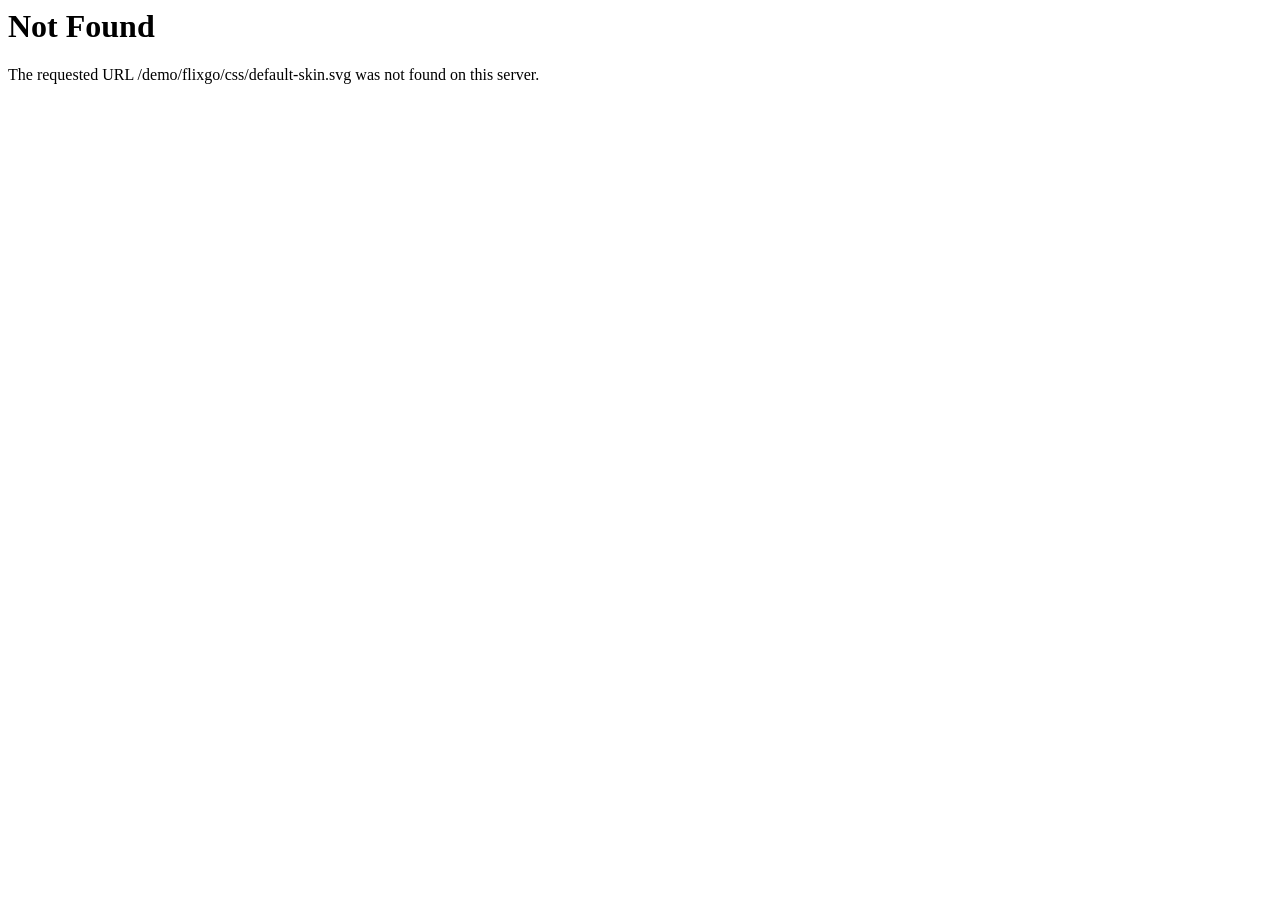
<file: home/css/default-skin-2.html>
<!DOCTYPE HTML PUBLIC "-//IETF//DTD HTML 2.0//EN">
<html><head>
<title>404 Not Found</title>
</head><body>
<h1>Not Found</h1>
<p>The requested URL /demo/flixgo/css/default-skin.svg was not found on this server.</p>
</body></html>
</file>
<file: home/css/plyr.css>
@keyframes plyr-progress{to{background-position:25px 0}}@keyframes plyr-popup{0%{opacity:.5;transform:translateY(10px)}to{opacity:1;transform:translateY(0)}}@keyframes plyr-fade-in{from{opacity:0}to{opacity:1}}.plyr{-moz-osx-font-smoothing:grayscale;-webkit-font-smoothing:antialiased;direction:ltr;font-family:Avenir,"Avenir Next","Helvetica Neue","Segoe UI",Helvetica,Arial,sans-serif;font-variant-numeric:tabular-nums;font-weight:500;line-height:1.7;max-width:100%;min-width:200px;position:relative;text-shadow:none;transition:box-shadow .3s ease}.plyr audio,.plyr video{border-radius:inherit;height:auto;vertical-align:middle;width:100%}.plyr button{font:inherit;line-height:inherit;width:auto}.plyr:focus{outline:0}.plyr--full-ui{box-sizing:border-box}.plyr--full-ui *,.plyr--full-ui ::after,.plyr--full-ui ::before{box-sizing:inherit}.plyr--full-ui a,.plyr--full-ui button,.plyr--full-ui input,.plyr--full-ui label{touch-action:manipulation}.plyr__badge{background:#4f5b5f;border-radius:2px;color:#fff;font-size:9px;line-height:1;padding:3px 4px}.plyr--full-ui ::-webkit-media-text-track-container{display:none}.plyr__captions{animation:plyr-fade-in .3s ease;bottom:0;color:#fff;display:none;font-size:14px;left:0;padding:10px;position:absolute;text-align:center;transition:transform .4s ease-in-out;width:100%}.plyr__captions .plyr__caption{background:rgba(0,0,0,.8);border-radius:2px;-webkit-box-decoration-break:clone;box-decoration-break:clone;line-height:185%;padding:.2em .5em;white-space:pre-wrap}.plyr__captions .plyr__caption div{display:inline}.plyr__captions span:empty{display:none}@media (min-width:480px){.plyr__captions{font-size:16px;padding:20px}}@media (min-width:768px){.plyr__captions{font-size:18px}}.plyr--captions-active .plyr__captions{display:block}.plyr:not(.plyr--hide-controls) .plyr__controls:not(:empty)~.plyr__captions{transform:translateY(-40px)}.plyr__control{background:0 0;border:0;border-radius:3px;color:inherit;cursor:pointer;flex-shrink:0;overflow:visible;padding:7px;position:relative;transition:all .3s ease}.plyr__control svg{display:block;fill:currentColor;height:18px;pointer-events:none;width:18px}.plyr__control:focus{outline:0}.plyr__control.plyr__tab-focus{box-shadow:0 0 0 5px rgba(26,175,255,.5);outline:0}.plyr__control.plyr__control--pressed .icon--not-pressed,.plyr__control.plyr__control--pressed .label--not-pressed,.plyr__control:not(.plyr__control--pressed) .icon--pressed,.plyr__control:not(.plyr__control--pressed) .label--pressed{display:none}.plyr--audio .plyr__control.plyr__tab-focus,.plyr--audio .plyr__control:hover,.plyr--audio .plyr__control[aria-expanded=true]{background:#1aafff;color:#fff}.plyr--video .plyr__control svg{filter:drop-shadow(0 1px 1px rgba(0, 0, 0, .15))}.plyr--video .plyr__control.plyr__tab-focus,.plyr--video .plyr__control:hover,.plyr--video .plyr__control[aria-expanded=true]{background:#1aafff;color:#fff}.plyr__control--overlaid{background:rgba(26,175,255,.8);border:0;border-radius:100%;box-shadow:0 1px 1px rgba(0,0,0,.15);color:#fff;display:none;left:50%;padding:15px;position:absolute;top:50%;transform:translate(-50%,-50%);z-index:2}.plyr__control--overlaid svg{height:20px;left:2px;position:relative;width:20px}.plyr__control--overlaid:focus,.plyr__control--overlaid:hover{background:#1aafff}.plyr--playing .plyr__control--overlaid{opacity:0;visibility:hidden}.plyr--full-ui.plyr--video .plyr__control--overlaid{display:block}.plyr--full-ui ::-webkit-media-controls{display:none}.plyr__controls{align-items:center;display:flex;justify-content:flex-end;text-align:center}.plyr__controls .plyr__menu,.plyr__controls .plyr__progress,.plyr__controls .plyr__time,.plyr__controls .plyr__volume,.plyr__controls>.plyr__control{margin-left:5px}.plyr__controls .plyr__menu+.plyr__control,.plyr__controls .plyr__progress+.plyr__control,.plyr__controls>.plyr__control+.plyr__control,.plyr__controls>.plyr__control+.plyr__menu{margin-left:2px}.plyr__controls>.plyr__control:first-child,.plyr__controls>.plyr__control:first-child+[data-plyr=pause]{margin-left:0;margin-right:auto}.plyr__controls:empty{display:none}@media (min-width:480px){.plyr__controls .plyr__menu,.plyr__controls .plyr__progress,.plyr__controls .plyr__time,.plyr__controls .plyr__volume,.plyr__controls>.plyr__control{margin-left:10px}}.plyr--audio .plyr__controls{background:#fff;border-radius:inherit;color:#4f5b5f;padding:10px}.plyr--video .plyr__controls{background:linear-gradient(rgba(0,0,0,0),rgba(0,0,0,.7));border-bottom-left-radius:inherit;border-bottom-right-radius:inherit;bottom:0;color:#fff;left:0;padding:20px 5px 5px;position:absolute;right:0;transition:opacity .4s ease-in-out,transform .4s ease-in-out;z-index:3}@media (min-width:480px){.plyr--video .plyr__controls{padding:35px 10px 10px}}.plyr--video.plyr--hide-controls .plyr__controls{opacity:0;pointer-events:none;transform:translateY(100%)}.plyr [data-plyr=airplay],.plyr [data-plyr=captions],.plyr [data-plyr=fullscreen],.plyr [data-plyr=pip]{display:none}.plyr--airplay-supported [data-plyr=airplay],.plyr--captions-enabled [data-plyr=captions],.plyr--fullscreen-enabled [data-plyr=fullscreen],.plyr--pip-supported [data-plyr=pip]{display:inline-block}.plyr__video-embed{height:0;padding-bottom:56.25%;position:relative}.plyr__video-embed iframe{border:0;height:100%;left:0;position:absolute;top:0;-webkit-user-select:none;-moz-user-select:none;-ms-user-select:none;user-select:none;width:100%}.plyr--full-ui .plyr__video-embed>.plyr__video-embed__container{padding-bottom:240%;position:relative;transform:translateY(-38.28125%)}.plyr__menu{display:flex;position:relative}.plyr__menu .plyr__control svg{transition:transform .3s ease}.plyr__menu .plyr__control[aria-expanded=true] svg{transform:rotate(90deg)}.plyr__menu .plyr__control[aria-expanded=true] .plyr__tooltip{display:none}.plyr__menu__container{animation:plyr-popup .2s ease;background:rgba(255,255,255,.9);border-radius:4px;bottom:100%;box-shadow:0 1px 2px rgba(0,0,0,.15);color:#4f5b5f;font-size:16px;margin-bottom:10px;position:absolute;right:-3px;text-align:left;white-space:nowrap;z-index:3}.plyr__menu__container>div{overflow:hidden;transition:height .35s cubic-bezier(.4,0,.2,1),width .35s cubic-bezier(.4,0,.2,1)}.plyr__menu__container::after{border:4px solid transparent;border-top-color:rgba(255,255,255,.9);content:'';height:0;position:absolute;right:15px;top:100%;width:0}.plyr__menu__container [role=menu]{padding:7px}.plyr__menu__container [role=menuitem],.plyr__menu__container [role=menuitemradio]{margin-top:2px}.plyr__menu__container [role=menuitem]:first-child,.plyr__menu__container [role=menuitemradio]:first-child{margin-top:0}.plyr__menu__container .plyr__control{align-items:center;color:#4f5b5f;display:flex;font-size:14px;padding:4px 11px;-webkit-user-select:none;-moz-user-select:none;-ms-user-select:none;user-select:none;width:100%}.plyr__menu__container .plyr__control>span{align-items:inherit;display:flex;width:100%}.plyr__menu__container .plyr__control::after{border:4px solid transparent;content:'';position:absolute;top:50%;transform:translateY(-50%)}.plyr__menu__container .plyr__control--forward{padding-right:28px}.plyr__menu__container .plyr__control--forward::after{border-left-color:rgba(79,91,95,.8);right:5px}.plyr__menu__container .plyr__control--forward.plyr__tab-focus::after,.plyr__menu__container .plyr__control--forward:hover::after{border-left-color:currentColor}.plyr__menu__container .plyr__control--back{font-weight:500;margin:7px;margin-bottom:3px;padding-left:28px;position:relative;width:calc(100% - 14px)}.plyr__menu__container .plyr__control--back::after{border-right-color:rgba(79,91,95,.8);left:7px}.plyr__menu__container .plyr__control--back::before{background:#b7c5cd;box-shadow:0 1px 0 #fff;content:'';height:1px;left:0;margin-top:4px;overflow:hidden;position:absolute;right:0;top:100%}.plyr__menu__container .plyr__control--back.plyr__tab-focus::after,.plyr__menu__container .plyr__control--back:hover::after{border-right-color:currentColor}.plyr__menu__container .plyr__control[role=menuitemradio]{padding-left:7px}.plyr__menu__container .plyr__control[role=menuitemradio]::after,.plyr__menu__container .plyr__control[role=menuitemradio]::before{border-radius:100%}.plyr__menu__container .plyr__control[role=menuitemradio]::before{background:rgba(0,0,0,.1);content:'';display:block;flex-shrink:0;height:16px;margin-right:10px;transition:all .3s ease;width:16px}.plyr__menu__container .plyr__control[role=menuitemradio]::after{background:#fff;border:0;height:6px;left:12px;opacity:0;top:50%;transform:translateY(-50%) scale(0);transition:transform .3s ease,opacity .3s ease;width:6px}.plyr__menu__container .plyr__control[role=menuitemradio][aria-checked=true]::before{background:#1aafff}.plyr__menu__container .plyr__control[role=menuitemradio][aria-checked=true]::after{opacity:1;transform:translateY(-50%) scale(1)}.plyr__menu__container .plyr__control[role=menuitemradio].plyr__tab-focus::before,.plyr__menu__container .plyr__control[role=menuitemradio]:hover::before{background:rgba(0,0,0,.1)}.plyr__menu__container .plyr__menu__value{align-items:center;display:flex;margin-left:auto;margin-right:-5px;overflow:hidden;padding-left:25px;pointer-events:none}.plyr--full-ui input[type=range]{-webkit-appearance:none;background:0 0;border:0;border-radius:28px;color:#1aafff;display:block;height:20px;margin:0;padding:0;transition:box-shadow .3s ease;width:100%}.plyr--full-ui input[type=range]::-webkit-slider-runnable-track{background:0 0;border:0;border-radius:3px;height:6px;transition:box-shadow .3s ease;-webkit-user-select:none;user-select:none;background-image:linear-gradient(to right,currentColor var(--value,0),transparent var(--value,0))}.plyr--full-ui input[type=range]::-webkit-slider-thumb{background:#fff;border:0;border-radius:100%;box-shadow:0 1px 1px rgba(0,0,0,.15),0 0 0 1px rgba(47,52,61,.2);height:14px;position:relative;transition:all .2s ease;width:14px;-webkit-appearance:none;margin-top:-4px}.plyr--full-ui input[type=range]::-moz-range-track{background:0 0;border:0;border-radius:3px;height:6px;transition:box-shadow .3s ease;-moz-user-select:none;user-select:none}.plyr--full-ui input[type=range]::-moz-range-thumb{background:#fff;border:0;border-radius:100%;box-shadow:0 1px 1px rgba(0,0,0,.15),0 0 0 1px rgba(47,52,61,.2);height:14px;position:relative;transition:all .2s ease;width:14px}.plyr--full-ui input[type=range]::-moz-range-progress{background:currentColor;border-radius:3px;height:6px}.plyr--full-ui input[type=range]::-ms-track{background:0 0;border:0;border-radius:3px;height:6px;transition:box-shadow .3s ease;-ms-user-select:none;user-select:none;color:transparent}.plyr--full-ui input[type=range]::-ms-fill-upper{background:0 0;border:0;border-radius:3px;height:6px;transition:box-shadow .3s ease;-ms-user-select:none;user-select:none}.plyr--full-ui input[type=range]::-ms-fill-lower{background:0 0;border:0;border-radius:3px;height:6px;transition:box-shadow .3s ease;-ms-user-select:none;user-select:none;background:currentColor}.plyr--full-ui input[type=range]::-ms-thumb{background:#fff;border:0;border-radius:100%;box-shadow:0 1px 1px rgba(0,0,0,.15),0 0 0 1px rgba(47,52,61,.2);height:14px;position:relative;transition:all .2s ease;width:14px;margin-top:0}.plyr--full-ui input[type=range]::-ms-tooltip{display:none}.plyr--full-ui input[type=range]:focus{outline:0}.plyr--full-ui input[type=range]::-moz-focus-outer{border:0}.plyr--full-ui input[type=range].plyr__tab-focus::-webkit-slider-runnable-track{box-shadow:0 0 0 5px rgba(26,175,255,.5);outline:0}.plyr--full-ui input[type=range].plyr__tab-focus::-moz-range-track{box-shadow:0 0 0 5px rgba(26,175,255,.5);outline:0}.plyr--full-ui input[type=range].plyr__tab-focus::-ms-track{box-shadow:0 0 0 5px rgba(26,175,255,.5);outline:0}.plyr--full-ui.plyr--video input[type=range]::-webkit-slider-runnable-track{background-color:rgba(255,255,255,.25)}.plyr--full-ui.plyr--video input[type=range]::-moz-range-track{background-color:rgba(255,255,255,.25)}.plyr--full-ui.plyr--video input[type=range]::-ms-track{background-color:rgba(255,255,255,.25)}.plyr--full-ui.plyr--video input[type=range]:active::-webkit-slider-thumb{box-shadow:0 1px 1px rgba(0,0,0,.15),0 0 0 1px rgba(47,52,61,.2),0 0 0 3px rgba(255,255,255,.5)}.plyr--full-ui.plyr--video input[type=range]:active::-moz-range-thumb{box-shadow:0 1px 1px rgba(0,0,0,.15),0 0 0 1px rgba(47,52,61,.2),0 0 0 3px rgba(255,255,255,.5)}.plyr--full-ui.plyr--video input[type=range]:active::-ms-thumb{box-shadow:0 1px 1px rgba(0,0,0,.15),0 0 0 1px rgba(47,52,61,.2),0 0 0 3px rgba(255,255,255,.5)}.plyr--full-ui.plyr--audio input[type=range]::-webkit-slider-runnable-track{background-color:rgba(183,197,205,.66)}.plyr--full-ui.plyr--audio input[type=range]::-moz-range-track{background-color:rgba(183,197,205,.66)}.plyr--full-ui.plyr--audio input[type=range]::-ms-track{background-color:rgba(183,197,205,.66)}.plyr--full-ui.plyr--audio input[type=range]:active::-webkit-slider-thumb{box-shadow:0 1px 1px rgba(0,0,0,.15),0 0 0 1px rgba(47,52,61,.2),0 0 0 3px rgba(0,0,0,.1)}.plyr--full-ui.plyr--audio input[type=range]:active::-moz-range-thumb{box-shadow:0 1px 1px rgba(0,0,0,.15),0 0 0 1px rgba(47,52,61,.2),0 0 0 3px rgba(0,0,0,.1)}.plyr--full-ui.plyr--audio input[type=range]:active::-ms-thumb{box-shadow:0 1px 1px rgba(0,0,0,.15),0 0 0 1px rgba(47,52,61,.2),0 0 0 3px rgba(0,0,0,.1)}.plyr__poster{background-color:#000;background-position:50% 50%;background-repeat:no-repeat;background-size:contain;height:100%;left:0;opacity:0;position:absolute;top:0;transition:opacity .2s ease;width:100%;z-index:1}.plyr--stopped.plyr__poster-enabled .plyr__poster{opacity:1}.plyr__time{font-size:14px}.plyr__time+.plyr__time::before{content:'\2044';margin-right:10px}@media (max-width:767px){.plyr__time+.plyr__time{display:none}}.plyr--video .plyr__time{text-shadow:0 1px 1px rgba(0,0,0,.15)}.plyr__tooltip{background:rgba(255,255,255,.9);border-radius:3px;bottom:100%;box-shadow:0 1px 2px rgba(0,0,0,.15);color:#4f5b5f;font-size:14px;font-weight:500;left:50%;line-height:1.3;margin-bottom:10px;opacity:0;padding:5px 7.5px;pointer-events:none;position:absolute;transform:translate(-50%,10px) scale(.8);transform-origin:50% 100%;transition:transform .2s .1s ease,opacity .2s .1s ease;white-space:nowrap;z-index:2}.plyr__tooltip::before{border-left:4px solid transparent;border-right:4px solid transparent;border-top:4px solid rgba(255,255,255,.9);bottom:-4px;content:'';height:0;left:50%;position:absolute;transform:translateX(-50%);width:0;z-index:2}.plyr .plyr__control.plyr__tab-focus .plyr__tooltip,.plyr .plyr__control:hover .plyr__tooltip,.plyr__tooltip--visible{opacity:1;transform:translate(-50%,0) scale(1)}.plyr .plyr__control:hover .plyr__tooltip{z-index:3}.plyr__controls>.plyr__control:first-child .plyr__tooltip,.plyr__controls>.plyr__control:first-child+.plyr__control .plyr__tooltip{left:0;transform:translate(0,10px) scale(.8);transform-origin:0 100%}.plyr__controls>.plyr__control:first-child .plyr__tooltip::before,.plyr__controls>.plyr__control:first-child+.plyr__control .plyr__tooltip::before{left:16px}.plyr__controls>.plyr__control:last-child .plyr__tooltip{left:auto;right:0;transform:translate(0,10px) scale(.8);transform-origin:100% 100%}.plyr__controls>.plyr__control:last-child .plyr__tooltip::before{left:auto;right:16px;transform:translateX(50%)}.plyr__controls>.plyr__control:first-child .plyr__tooltip--visible,.plyr__controls>.plyr__control:first-child+.plyr__control .plyr__tooltip--visible,.plyr__controls>.plyr__control:first-child+.plyr__control.plyr__tab-focus .plyr__tooltip,.plyr__controls>.plyr__control:first-child+.plyr__control:hover .plyr__tooltip,.plyr__controls>.plyr__control:first-child.plyr__tab-focus .plyr__tooltip,.plyr__controls>.plyr__control:first-child:hover .plyr__tooltip,.plyr__controls>.plyr__control:last-child .plyr__tooltip--visible,.plyr__controls>.plyr__control:last-child.plyr__tab-focus .plyr__tooltip,.plyr__controls>.plyr__control:last-child:hover .plyr__tooltip{transform:translate(0,0) scale(1)}.plyr--video{background:#000;overflow:hidden}.plyr--video.plyr--menu-open{overflow:visible}.plyr__video-wrapper{background:#000;border-radius:inherit;overflow:hidden;position:relative;z-index:0}.plyr__progress{flex:1;left:7px;margin-right:14px;position:relative}.plyr__progress input[type=range],.plyr__progress__buffer{margin-left:-7px;margin-right:-7px;width:calc(100% + 14px)}.plyr__progress input[type=range]{position:relative;z-index:2}.plyr__progress .plyr__tooltip{font-size:14px;left:0}.plyr__progress__buffer{-webkit-appearance:none;background:0 0;border:0;border-radius:100px;height:6px;left:0;margin-top:-3px;padding:0;position:absolute;top:50%}.plyr__progress__buffer::-webkit-progress-bar{background:0 0;transition:width .2s ease}.plyr__progress__buffer::-webkit-progress-value{background:currentColor;border-radius:100px;min-width:6px}.plyr__progress__buffer::-moz-progress-bar{background:currentColor;border-radius:100px;min-width:6px;transition:width .2s ease}.plyr__progress__buffer::-ms-fill{border-radius:100px;transition:width .2s ease}.plyr--video .plyr__progress__buffer{box-shadow:0 1px 1px rgba(0,0,0,.15);color:rgba(255,255,255,.25)}.plyr--audio .plyr__progress__buffer{color:rgba(183,197,205,.66)}.plyr--loading .plyr__progress__buffer{animation:plyr-progress 1s linear infinite;background-image:linear-gradient(-45deg,rgba(47,52,61,.6) 25%,transparent 25%,transparent 50%,rgba(47,52,61,.6) 50%,rgba(47,52,61,.6) 75%,transparent 75%,transparent);background-repeat:repeat-x;background-size:25px 25px;color:transparent}.plyr--video.plyr--loading .plyr__progress__buffer{background-color:rgba(255,255,255,.25)}.plyr--audio.plyr--loading .plyr__progress__buffer{background-color:rgba(183,197,205,.66)}.plyr__volume{align-items:center;display:flex;flex:1;position:relative}.plyr__volume input[type=range]{margin-left:5px;position:relative;z-index:2}@media (min-width:480px){.plyr__volume{max-width:90px}}@media (min-width:768px){.plyr__volume{max-width:110px}}.plyr--is-ios .plyr__volume{display:none!important}.plyr--is-ios.plyr--vimeo [data-plyr=mute]{display:none!important}.plyr:-webkit-full-screen{background:#000;border-radius:0!important;height:100%;margin:0;width:100%}.plyr:-moz-full-screen{background:#000;border-radius:0!important;height:100%;margin:0;width:100%}.plyr:-ms-fullscreen{background:#000;border-radius:0!important;height:100%;margin:0;width:100%}.plyr:fullscreen{background:#000;border-radius:0!important;height:100%;margin:0;width:100%}.plyr:-webkit-full-screen video{height:100%}.plyr:-moz-full-screen video{height:100%}.plyr:-ms-fullscreen video{height:100%}.plyr:fullscreen video{height:100%}.plyr:-webkit-full-screen .plyr__video-wrapper{height:100%;width:100%}.plyr:-moz-full-screen .plyr__video-wrapper{height:100%;width:100%}.plyr:-ms-fullscreen .plyr__video-wrapper{height:100%;width:100%}.plyr:fullscreen .plyr__video-wrapper{height:100%;width:100%}.plyr:-webkit-full-screen .plyr__video-embed{overflow:visible}.plyr:-moz-full-screen .plyr__video-embed{overflow:visible}.plyr:-ms-fullscreen .plyr__video-embed{overflow:visible}.plyr:fullscreen .plyr__video-embed{overflow:visible}.plyr:-webkit-full-screen.plyr--vimeo .plyr__video-wrapper{height:0;top:50%;transform:translateY(-50%)}.plyr:-moz-full-screen.plyr--vimeo .plyr__video-wrapper{height:0;top:50%;transform:translateY(-50%)}.plyr:-ms-fullscreen.plyr--vimeo .plyr__video-wrapper{height:0;top:50%;transform:translateY(-50%)}.plyr:fullscreen.plyr--vimeo .plyr__video-wrapper{height:0;top:50%;transform:translateY(-50%)}.plyr:-webkit-full-screen .plyr__control .icon--exit-fullscreen{display:block}.plyr:-moz-full-screen .plyr__control .icon--exit-fullscreen{display:block}.plyr:-ms-fullscreen .plyr__control .icon--exit-fullscreen{display:block}.plyr:fullscreen .plyr__control .icon--exit-fullscreen{display:block}.plyr:-webkit-full-screen .plyr__control .icon--exit-fullscreen+svg{display:none}.plyr:-moz-full-screen .plyr__control .icon--exit-fullscreen+svg{display:none}.plyr:-ms-fullscreen .plyr__control .icon--exit-fullscreen+svg{display:none}.plyr:fullscreen .plyr__control .icon--exit-fullscreen+svg{display:none}.plyr:-webkit-full-screen.plyr--hide-controls{cursor:none}.plyr:-moz-full-screen.plyr--hide-controls{cursor:none}.plyr:-ms-fullscreen.plyr--hide-controls{cursor:none}.plyr:fullscreen.plyr--hide-controls{cursor:none}@media (min-width:1024px){.plyr:-webkit-full-screen .plyr__captions{font-size:21px}.plyr:-moz-full-screen .plyr__captions{font-size:21px}.plyr:-ms-fullscreen .plyr__captions{font-size:21px}.plyr:fullscreen .plyr__captions{font-size:21px}}.plyr:-webkit-full-screen{background:#000;border-radius:0!important;height:100%;margin:0;width:100%}.plyr:-webkit-full-screen video{height:100%}.plyr:-webkit-full-screen .plyr__video-wrapper{height:100%;width:100%}.plyr:-webkit-full-screen .plyr__video-embed{overflow:visible}.plyr:-webkit-full-screen.plyr--vimeo .plyr__video-wrapper{height:0;top:50%;transform:translateY(-50%)}.plyr:-webkit-full-screen .plyr__control .icon--exit-fullscreen{display:block}.plyr:-webkit-full-screen .plyr__control .icon--exit-fullscreen+svg{display:none}.plyr:-webkit-full-screen.plyr--hide-controls{cursor:none}@media (min-width:1024px){.plyr:-webkit-full-screen .plyr__captions{font-size:21px}}.plyr:-moz-full-screen{background:#000;border-radius:0!important;height:100%;margin:0;width:100%}.plyr:-moz-full-screen video{height:100%}.plyr:-moz-full-screen .plyr__video-wrapper{height:100%;width:100%}.plyr:-moz-full-screen .plyr__video-embed{overflow:visible}.plyr:-moz-full-screen.plyr--vimeo .plyr__video-wrapper{height:0;top:50%;transform:translateY(-50%)}.plyr:-moz-full-screen .plyr__control .icon--exit-fullscreen{display:block}.plyr:-moz-full-screen .plyr__control .icon--exit-fullscreen+svg{display:none}.plyr:-moz-full-screen.plyr--hide-controls{cursor:none}@media (min-width:1024px){.plyr:-moz-full-screen .plyr__captions{font-size:21px}}.plyr:-ms-fullscreen{background:#000;border-radius:0!important;height:100%;margin:0;width:100%}.plyr:-ms-fullscreen video{height:100%}.plyr:-ms-fullscreen .plyr__video-wrapper{height:100%;width:100%}.plyr:-ms-fullscreen .plyr__video-embed{overflow:visible}.plyr:-ms-fullscreen.plyr--vimeo .plyr__video-wrapper{height:0;top:50%;transform:translateY(-50%)}.plyr:-ms-fullscreen .plyr__control .icon--exit-fullscreen{display:block}.plyr:-ms-fullscreen .plyr__control .icon--exit-fullscreen+svg{display:none}.plyr:-ms-fullscreen.plyr--hide-controls{cursor:none}@media (min-width:1024px){.plyr:-ms-fullscreen .plyr__captions{font-size:21px}}.plyr--fullscreen-fallback{background:#000;border-radius:0!important;height:100%;margin:0;width:100%;bottom:0;left:0;position:fixed;right:0;top:0;z-index:10000000}.plyr--fullscreen-fallback video{height:100%}.plyr--fullscreen-fallback .plyr__video-wrapper{height:100%;width:100%}.plyr--fullscreen-fallback .plyr__video-embed{overflow:visible}.plyr--fullscreen-fallback.plyr--vimeo .plyr__video-wrapper{height:0;top:50%;transform:translateY(-50%)}.plyr--fullscreen-fallback .plyr__control .icon--exit-fullscreen{display:block}.plyr--fullscreen-fallback .plyr__control .icon--exit-fullscreen+svg{display:none}.plyr--fullscreen-fallback.plyr--hide-controls{cursor:none}@media (min-width:1024px){.plyr--fullscreen-fallback .plyr__captions{font-size:21px}}.plyr__ads{border-radius:inherit;bottom:0;cursor:pointer;left:0;overflow:hidden;position:absolute;right:0;top:0;z-index:-1}.plyr__ads>div,.plyr__ads>div iframe{height:100%;position:absolute;width:100%}.plyr__ads::after{background:rgba(47,52,61,.8);border-radius:2px;bottom:10px;color:#fff;content:attr(data-badge-text);font-size:11px;padding:2px 6px;pointer-events:none;position:absolute;right:10px;z-index:3}.plyr__ads::after:empty{display:none}.plyr__cues{background:currentColor;display:block;height:6px;left:0;margin:-3px 0 0;opacity:.8;position:absolute;top:50%;width:3px;z-index:3}.plyr--no-transition{transition:none!important}.plyr__sr-only{clip:rect(1px,1px,1px,1px);overflow:hidden;border:0!important;height:1px!important;padding:0!important;position:absolute!important;width:1px!important}.plyr [hidden]{display:none!important}
</file>
<file: home/css/photoswipe.css>
/*! PhotoSwipe main CSS by Dmitry Semenov | photoswipe.com | MIT license */
/*
	Styles for basic PhotoSwipe functionality (sliding area, open/close transitions)
*/
/* pswp = photoswipe */
.pswp {
  display: none;
  position: absolute;
  width: 100%;
  height: 100%;
  left: 0;
  top: 0;
  overflow: hidden;
  -ms-touch-action: none;
  touch-action: none;
  z-index: 1500;
  -webkit-text-size-adjust: 100%;
  /* create separate layer, to avoid paint on window.onscroll in webkit/blink */
  -webkit-backface-visibility: hidden;
  outline: none; }
  .pswp * {
    -webkit-box-sizing: border-box;
            box-sizing: border-box; }
  .pswp img {
    max-width: none; }

/* style is added when JS option showHideOpacity is set to true */
.pswp--animate_opacity {
  /* 0.001, because opacity:0 doesn't trigger Paint action, which causes lag at start of transition */
  opacity: 0.001;
  will-change: opacity;
  /* for open/close transition */
  -webkit-transition: opacity 333ms cubic-bezier(0.4, 0, 0.22, 1);
          transition: opacity 333ms cubic-bezier(0.4, 0, 0.22, 1); }

.pswp--open {
  display: block; }

.pswp--zoom-allowed .pswp__img {
  /* autoprefixer: off */
  cursor: -webkit-zoom-in;
  cursor: -moz-zoom-in;
  cursor: zoom-in; }

.pswp--zoomed-in .pswp__img {
  /* autoprefixer: off */
  cursor: -webkit-grab;
  cursor: -moz-grab;
  cursor: grab; }

.pswp--dragging .pswp__img {
  /* autoprefixer: off */
  cursor: -webkit-grabbing;
  cursor: -moz-grabbing;
  cursor: grabbing; }

/*
	Background is added as a separate element.
	As animating opacity is much faster than animating rgba() background-color.
*/
.pswp__bg {
  position: absolute;
  left: 0;
  top: 0;
  width: 100%;
  height: 100%;
  background: #000;
  opacity: 0;
  -webkit-transform: translateZ(0);
          transform: translateZ(0);
  -webkit-backface-visibility: hidden;
  will-change: opacity; }

.pswp__scroll-wrap {
  position: absolute;
  left: 0;
  top: 0;
  width: 100%;
  height: 100%;
  overflow: hidden; }

.pswp__container,
.pswp__zoom-wrap {
  -ms-touch-action: none;
  touch-action: none;
  position: absolute;
  left: 0;
  right: 0;
  top: 0;
  bottom: 0; }

/* Prevent selection and tap highlights */
.pswp__container,
.pswp__img {
  -webkit-user-select: none;
  -moz-user-select: none;
  -ms-user-select: none;
      user-select: none;
  -webkit-tap-highlight-color: transparent;
  -webkit-touch-callout: none; }

.pswp__zoom-wrap {
  position: absolute;
  width: 100%;
  -webkit-transform-origin: left top;
  -ms-transform-origin: left top;
  transform-origin: left top;
  /* for open/close transition */
  -webkit-transition: -webkit-transform 333ms cubic-bezier(0.4, 0, 0.22, 1);
          transition: transform 333ms cubic-bezier(0.4, 0, 0.22, 1); }

.pswp__bg {
  will-change: opacity;
  /* for open/close transition */
  -webkit-transition: opacity 333ms cubic-bezier(0.4, 0, 0.22, 1);
          transition: opacity 333ms cubic-bezier(0.4, 0, 0.22, 1); }

.pswp--animated-in .pswp__bg,
.pswp--animated-in .pswp__zoom-wrap {
  -webkit-transition: none;
  transition: none; }

.pswp__container,
.pswp__zoom-wrap {
  -webkit-backface-visibility: hidden; }

.pswp__item {
  position: absolute;
  left: 0;
  right: 0;
  top: 0;
  bottom: 0;
  overflow: hidden; }

.pswp__img {
  position: absolute;
  width: auto;
  height: auto;
  top: 0;
  left: 0; }

/*
	stretched thumbnail or div placeholder element (see below)
	style is added to avoid flickering in webkit/blink when layers overlap
*/
.pswp__img--placeholder {
  -webkit-backface-visibility: hidden; }

/*
	div element that matches size of large image
	large image loads on top of it
*/
.pswp__img--placeholder--blank {
  background: #222; }

.pswp--ie .pswp__img {
  width: 100% !important;
  height: auto !important;
  left: 0;
  top: 0; }

/*
	Error message appears when image is not loaded
	(JS option errorMsg controls markup)
*/
.pswp__error-msg {
  position: absolute;
  left: 0;
  top: 50%;
  width: 100%;
  text-align: center;
  font-size: 14px;
  line-height: 16px;
  margin-top: -8px;
  color: #CCC; }

.pswp__error-msg a {
  color: #CCC;
  text-decoration: underline; }
</file>
<file: home/css/default-skin.css>
/*! PhotoSwipe Default UI CSS by Dmitry Semenov | photoswipe.com | MIT license */
/*

	Contents:

	1. Buttons
	2. Share modal and links
	3. Index indicator ("1 of X" counter)
	4. Caption
	5. Loading indicator
	6. Additional styles (root element, top bar, idle state, hidden state, etc.)

*/
/*
	
	1. Buttons

 */
/* <button> css reset */
.pswp__button {
  width: 44px;
  height: 44px;
  position: relative;
  background: none;
  cursor: pointer;
  overflow: visible;
  -webkit-appearance: none;
  display: block;
  border: 0;
  padding: 0;
  margin: 0;
  float: right;
  opacity: 0.75;
  -webkit-transition: opacity 0.2s;
          transition: opacity 0.2s;
  -webkit-box-shadow: none;
          box-shadow: none; }
  .pswp__button:focus, .pswp__button:hover {
    opacity: 1; }
  .pswp__button:active {
    outline: none;
    opacity: 0.9; }
  .pswp__button::-moz-focus-inner {
    padding: 0;
    border: 0; }

/* pswp__ui--over-close class it added when mouse is over element that should close gallery */
.pswp__ui--over-close .pswp__button--close {
  opacity: 1; }

.pswp__button,
.pswp__button--arrow--left:before,
.pswp__button--arrow--right:before {
  background: url(default-skin.html) 0 0 no-repeat;
  background-size: 264px 88px;
  width: 44px;
  height: 44px; }

@media (-webkit-min-device-pixel-ratio: 1.1), (-webkit-min-device-pixel-ratio: 1.09375), (min-resolution: 105dpi), (min-resolution: 1.1dppx) {
  /* Serve SVG sprite if browser supports SVG and resolution is more than 105dpi */
  .pswp--svg .pswp__button,
  .pswp--svg .pswp__button--arrow--left:before,
  .pswp--svg .pswp__button--arrow--right:before {
    background-image: url(default-skin-2.html); }
  .pswp--svg .pswp__button--arrow--left,
  .pswp--svg .pswp__button--arrow--right {
    background: none; } }

.pswp__button--close {
  background-position: 0 -44px; }

.pswp__button--share {
  background-position: -44px -44px; }

.pswp__button--fs {
  display: none; }

.pswp--supports-fs .pswp__button--fs {
  display: block; }

.pswp--fs .pswp__button--fs {
  background-position: -44px 0; }

.pswp__button--zoom {
  display: none;
  background-position: -88px 0; }

.pswp--zoom-allowed .pswp__button--zoom {
  display: block; }

.pswp--zoomed-in .pswp__button--zoom {
  background-position: -132px 0; }

/* no arrows on touch screens */
.pswp--touch .pswp__button--arrow--left,
.pswp--touch .pswp__button--arrow--right {
  visibility: hidden; }

/*
	Arrow buttons hit area
	(icon is added to :before pseudo-element)
*/
.pswp__button--arrow--left,
.pswp__button--arrow--right {
  background: none;
  top: 50%;
  margin-top: -50px;
  width: 70px;
  height: 100px;
  position: absolute; }

.pswp__button--arrow--left {
  left: 0; }

.pswp__button--arrow--right {
  right: 0; }

.pswp__button--arrow--left:before,
.pswp__button--arrow--right:before {
  content: '';
  top: 35px;
  background-color: rgba(0, 0, 0, 0.3);
  height: 30px;
  width: 32px;
  position: absolute; }

.pswp__button--arrow--left:before {
  left: 6px;
  background-position: -138px -44px; }

.pswp__button--arrow--right:before {
  right: 6px;
  background-position: -94px -44px; }

/*

	2. Share modal/popup and links

 */
.pswp__counter,
.pswp__share-modal {
  -webkit-user-select: none;
  -moz-user-select: none;
  -ms-user-select: none;
      user-select: none; }

.pswp__share-modal {
  display: block;
  background: rgba(0, 0, 0, 0.5);
  width: 100%;
  height: 100%;
  top: 0;
  left: 0;
  padding: 10px;
  position: absolute;
  z-index: 1600;
  opacity: 0;
  -webkit-transition: opacity 0.25s ease-out;
          transition: opacity 0.25s ease-out;
  -webkit-backface-visibility: hidden;
  will-change: opacity; }

.pswp__share-modal--hidden {
  display: none; }

.pswp__share-tooltip {
  z-index: 1620;
  position: absolute;
  background: #FFF;
  top: 56px;
  border-radius: 2px;
  display: block;
  width: auto;
  right: 44px;
  -webkit-box-shadow: 0 2px 5px rgba(0, 0, 0, 0.25);
          box-shadow: 0 2px 5px rgba(0, 0, 0, 0.25);
  -webkit-transform: translateY(6px);
      -ms-transform: translateY(6px);
          transform: translateY(6px);
  -webkit-transition: -webkit-transform 0.25s;
          transition: transform 0.25s;
  -webkit-backface-visibility: hidden;
  will-change: transform; }
  .pswp__share-tooltip a {
    display: block;
    padding: 8px 12px;
    color: #000;
    text-decoration: none;
    font-size: 14px;
    line-height: 18px; }
    .pswp__share-tooltip a:hover {
      text-decoration: none;
      color: #000; }
    .pswp__share-tooltip a:first-child {
      /* round corners on the first/last list item */
      border-radius: 2px 2px 0 0; }
    .pswp__share-tooltip a:last-child {
      border-radius: 0 0 2px 2px; }

.pswp__share-modal--fade-in {
  opacity: 1; }
  .pswp__share-modal--fade-in .pswp__share-tooltip {
    -webkit-transform: translateY(0);
        -ms-transform: translateY(0);
            transform: translateY(0); }

/* increase size of share links on touch devices */
.pswp--touch .pswp__share-tooltip a {
  padding: 16px 12px; }

a.pswp__share--facebook:before {
  content: '';
  display: block;
  width: 0;
  height: 0;
  position: absolute;
  top: -12px;
  right: 15px;
  border: 6px solid transparent;
  border-bottom-color: #FFF;
  -webkit-pointer-events: none;
  -moz-pointer-events: none;
  pointer-events: none; }

a.pswp__share--facebook:hover {
  background: #3E5C9A;
  color: #FFF; }
  a.pswp__share--facebook:hover:before {
    border-bottom-color: #3E5C9A; }

a.pswp__share--twitter:hover {
  background: #55ACEE;
  color: #FFF; }

a.pswp__share--pinterest:hover {
  background: #CCC;
  color: #CE272D; }

a.pswp__share--download:hover {
  background: #DDD; }

/*

	3. Index indicator ("1 of X" counter)

 */
.pswp__counter {
  position: absolute;
  left: 0;
  top: 0;
  height: 44px;
  font-size: 13px;
  line-height: 44px;
  color: #FFF;
  opacity: 0.75;
  padding: 0 10px; }

/*
	
	4. Caption

 */
.pswp__caption {
  position: absolute;
  left: 0;
  bottom: 0;
  width: 100%;
  min-height: 44px; }
  .pswp__caption small {
    font-size: 11px;
    color: #BBB; }

.pswp__caption__center {
  text-align: left;
  max-width: 420px;
  margin: 0 auto;
  font-size: 13px;
  padding: 10px;
  line-height: 20px;
  color: #CCC; }

.pswp__caption--empty {
  display: none; }

/* Fake caption element, used to calculate height of next/prev image */
.pswp__caption--fake {
  visibility: hidden; }

/*

	5. Loading indicator (preloader)

	You can play with it here - http://codepen.io/dimsemenov/pen/yyBWoR

 */
.pswp__preloader {
  width: 44px;
  height: 44px;
  position: absolute;
  top: 0;
  left: 50%;
  margin-left: -22px;
  opacity: 0;
  -webkit-transition: opacity 0.25s ease-out;
          transition: opacity 0.25s ease-out;
  will-change: opacity;
  direction: ltr; }

.pswp__preloader__icn {
  width: 20px;
  height: 20px;
  margin: 12px; }

.pswp__preloader--active {
  opacity: 1; }
  .pswp__preloader--active .pswp__preloader__icn {
    /* We use .gif in browsers that don't support CSS animation */
    background: url(preloader.html) 0 0 no-repeat; }

.pswp--css_animation .pswp__preloader--active {
  opacity: 1; }
  .pswp--css_animation .pswp__preloader--active .pswp__preloader__icn {
    -webkit-animation: clockwise 500ms linear infinite;
            animation: clockwise 500ms linear infinite; }
  .pswp--css_animation .pswp__preloader--active .pswp__preloader__donut {
    -webkit-animation: donut-rotate 1000ms cubic-bezier(0.4, 0, 0.22, 1) infinite;
            animation: donut-rotate 1000ms cubic-bezier(0.4, 0, 0.22, 1) infinite; }

.pswp--css_animation .pswp__preloader__icn {
  background: none;
  opacity: 0.75;
  width: 14px;
  height: 14px;
  position: absolute;
  left: 15px;
  top: 15px;
  margin: 0; }

.pswp--css_animation .pswp__preloader__cut {
  /* 
			The idea of animating inner circle is based on Polymer ("material") loading indicator 
			 by Keanu Lee https://blog.keanulee.com/2014/10/20/the-tale-of-three-spinners.html
		*/
  position: relative;
  width: 7px;
  height: 14px;
  overflow: hidden; }

.pswp--css_animation .pswp__preloader__donut {
  -webkit-box-sizing: border-box;
          box-sizing: border-box;
  width: 14px;
  height: 14px;
  border: 2px solid #FFF;
  border-radius: 50%;
  border-left-color: transparent;
  border-bottom-color: transparent;
  position: absolute;
  top: 0;
  left: 0;
  background: none;
  margin: 0; }

@media screen and (max-width: 1024px) {
  .pswp__preloader {
    position: relative;
    left: auto;
    top: auto;
    margin: 0;
    float: right; } }

@-webkit-keyframes clockwise {
  0% {
    -webkit-transform: rotate(0deg);
            transform: rotate(0deg); }
  100% {
    -webkit-transform: rotate(360deg);
            transform: rotate(360deg); } }

@keyframes clockwise {
  0% {
    -webkit-transform: rotate(0deg);
            transform: rotate(0deg); }
  100% {
    -webkit-transform: rotate(360deg);
            transform: rotate(360deg); } }

@-webkit-keyframes donut-rotate {
  0% {
    -webkit-transform: rotate(0);
            transform: rotate(0); }
  50% {
    -webkit-transform: rotate(-140deg);
            transform: rotate(-140deg); }
  100% {
    -webkit-transform: rotate(0);
            transform: rotate(0); } }

@keyframes donut-rotate {
  0% {
    -webkit-transform: rotate(0);
            transform: rotate(0); }
  50% {
    -webkit-transform: rotate(-140deg);
            transform: rotate(-140deg); }
  100% {
    -webkit-transform: rotate(0);
            transform: rotate(0); } }

/*
	
	6. Additional styles

 */
/* root element of UI */
.pswp__ui {
  -webkit-font-smoothing: auto;
  visibility: visible;
  opacity: 1;
  z-index: 1550; }

/* top black bar with buttons and "1 of X" indicator */
.pswp__top-bar {
  position: absolute;
  left: 0;
  top: 0;
  height: 44px;
  width: 100%; }

.pswp__caption,
.pswp__top-bar,
.pswp--has_mouse .pswp__button--arrow--left,
.pswp--has_mouse .pswp__button--arrow--right {
  -webkit-backface-visibility: hidden;
  will-change: opacity;
  -webkit-transition: opacity 333ms cubic-bezier(0.4, 0, 0.22, 1);
          transition: opacity 333ms cubic-bezier(0.4, 0, 0.22, 1); }

/* pswp--has_mouse class is added only when two subsequent mousemove events occur */
.pswp--has_mouse .pswp__button--arrow--left,
.pswp--has_mouse .pswp__button--arrow--right {
  visibility: visible; }

.pswp__top-bar,
.pswp__caption {
  background-color: rgba(0, 0, 0, 0.5); }

/* pswp__ui--fit class is added when main image "fits" between top bar and bottom bar (caption) */
.pswp__ui--fit .pswp__top-bar,
.pswp__ui--fit .pswp__caption {
  background-color: rgba(0, 0, 0, 0.3); }

/* pswp__ui--idle class is added when mouse isn't moving for several seconds (JS option timeToIdle) */
.pswp__ui--idle .pswp__top-bar {
  opacity: 0; }

.pswp__ui--idle .pswp__button--arrow--left,
.pswp__ui--idle .pswp__button--arrow--right {
  opacity: 0; }

/*
	pswp__ui--hidden class is added when controls are hidden
	e.g. when user taps to toggle visibility of controls
*/
.pswp__ui--hidden .pswp__top-bar,
.pswp__ui--hidden .pswp__caption,
.pswp__ui--hidden .pswp__button--arrow--left,
.pswp__ui--hidden .pswp__button--arrow--right {
  /* Force paint & create composition layer for controls. */
  opacity: 0.001; }

/* pswp__ui--one-slide class is added when there is just one item in gallery */
.pswp__ui--one-slide .pswp__button--arrow--left,
.pswp__ui--one-slide .pswp__button--arrow--right,
.pswp__ui--one-slide .pswp__counter {
  display: none; }

.pswp__element--disabled {
  display: none !important; }

.pswp--minimal--dark .pswp__top-bar {
  background: none; }
</file>
<file: home/css/main.css>
/*----------------------------------------
[Master Stylesheet]

Project:	FlixGo
Version:	1.0
Primary use:	FlixGo Template
----------------------------------------*/
/*----------------------------------------
[Table of contents]

1. Header
2. Home
3. Content
4. Section
5. Breadcrumb
6. Card
7. Details
8. FAQ
9. How
10. Partners
11. Price
12. Feature
13. Catalog
14. Filter
15. Paginator
16. Comments
17. Reviews
18. Form
19.	Gallery
20. Accordion
21. Footer
22. Sign
23. Page 404
24. Plyr customization
25. PhotoSwipe customization
26. mCustomScrollbar customization
----------------------------------------*/
/*==============================
	Common styles
==============================*/
html {
  -webkit-text-size-adjust: 100%;
  -ms-text-size-adjust: 100%;
}
html,
body {
  height: 100%;
}
body {
  font-family: 'Ubuntu', sans-serif;
  background-color: #2b2b31;
  font-weight: normal;
  -webkit-font-smoothing: antialiased;
}
button {
  padding: 0;
  border: none;
  background-color: transparent;
  -webkit-transition: 0.4s ease;
  -moz-transition: 0.4s ease;
  transition: 0.4s ease;
  cursor: pointer;
}
button:focus {
  outline: none;
}
a {
  -webkit-transition: 0.4s ease;
  -moz-transition: 0.4s ease;
  transition: 0.4s ease;
}
a:hover,
a:active,
a:focus {
  outline: none;
  text-decoration: none;
}
input,
textarea,
select {
  padding: 0;
  margin: 0;
  -webkit-border-radius: 0;
  border-radius: 0;
  -webkit-appearance: none;
  -moz-appearance: none;
  appearance: none;
  -webkit-box-shadow: none;
  box-shadow: none;
}
input:focus,
textarea:focus,
select:focus {
  outline: none;
}
ul {
  margin: 0;
  padding: 0;
  list-style: none;
}
::-moz-selection {
  background: #fff;
  color: #000;
  text-shadow: none;
}
::selection {
  background: #fff;
  color: #000;
  text-shadow: none;
}
::-webkit-input-placeholder {
  color: rgba(255,255,255,0.5);
  opacity: 1;
}
::-moz-placeholder {
  color: rgba(255,255,255,0.5);
  opacity: 1;
}
:-moz-placeholder {
  color: rgba(255,255,255,0.5);
  opacity: 1;
}
:-ms-input-placeholder {
  color: rgba(255,255,255,0.5);
  opacity: 1;
}
.tab-content > .tab-pane {
  display: none;
}
.tab-content > .active {
  display: block;
}
.fade {
  -webkit-transition: opacity 0.25s linear;
  -moz-transition: opacity 0.25s linear;
  transition: opacity 0.25s linear;
}
@media screen and (prefers-reduced-motion: reduce) {
  .fade {
    -webkit-transition: none;
    -moz-transition: none;
    transition: none;
  }
}
.fade:not(.show) {
  opacity: 0;
}
.collapse:not(.show) {
  display: none;
}
.collapsing {
  position: relative;
  height: 0;
  overflow: hidden;
  -webkit-transition: height 0.4s ease;
  -moz-transition: height 0.4s ease;
  transition: height 0.4s ease;
}
@media screen and (prefers-reduced-motion: reduce) {
  .collapsing {
    -webkit-transition: none;
    -moz-transition: none;
    transition: none;
  }
}
.b-description_readmore_button {
  cursor: pointer;
  display: block;
  height: 24px;
  width: 100%;
  position: relative;
}
.b-description_readmore_button:before {
  content: '\f1c8';
  font-family: "Ionicons";
  position: absolute;
  display: block;
  top: 0;
  left: 0;
  bottom: 0;
  right: 0;
  text-align: center;
  color: rgba(255,255,255,0.75);
  font-size: 22px;
  line-height: 24px;
  -webkit-transition: 0.4s ease;
  -moz-transition: 0.4s ease;
  transition: 0.4s ease;
}
.b-description_readmore_button:hover:before,
.b-description_readmore_button.b-description_readmore_button_active:before {
  color: #ff55a5;
}
.body:before {
  content: '';
  position: fixed;
  display: block;
  top: 0;
  left: 0;
  right: 0;
  bottom: 0;
  z-index: 99;
  background-color: rgba(43,43,49,0.75);
  opacity: 0;
  pointer-events: none;
  -webkit-transition: 0.4s ease;
  -moz-transition: 0.4s ease;
  transition: 0.4s ease;
}
.body--active:before {
  z-index: 99;
  opacity: 1;
  pointer-events: auto;
}
/*==============================
	Header
==============================*/
.header {
  display: block;
  position: fixed;
  top: 0;
  left: 0;
  right: 0;
  background-color: #2b2b31;
  z-index: 101;
}
.header__logo {
  display: flex;
  justify-content: center;
  align-items: center;
  height: 70px;
  padding: 0 15px;
  background-color: #28282d;
  width: 140px;
}
.header__logo img {
  width: auto;
  max-width: 110px;
  display: block;
}
.header__logo:hover {
  background-color: #2b2b31;
}
.header__nav {
  display: flex;
  flex-direction: column;
  justify-content: flex-start;
  align-items: flex-start;
  position: fixed;
  top: 70px;
  right: 0;
  bottom: 0;
  background-color: #2b2b31;
  z-index: 99;
  width: 260px;
  padding: 30px 30px 0;
  -webkit-transform: translate3d(260px, 0, 0);
  -moz-transform: translate3d(260px, 0, 0);
  transform: translate3d(260px, 0, 0);
  -webkit-transition: 0.4s ease;
  -moz-transition: 0.4s ease;
  transition: 0.4s ease;
}
.header__nav:before {
  content: '';
  position: absolute;
  top: 0;
  left: 0;
  right: 0;
  height: 2px;
  display: block;
  background-image: -moz-linear-gradient(90deg, #ff55a5 0%, #ff5860 100%);
  background-image: -webkit-linear-gradient(90deg, #ff55a5 0%, #ff5860 100%);
  background-image: -ms-linear-gradient(90deg, #ff55a5 0%, #ff5860 100%);
  background-image: linear-gradient(90deg, #ff55a5 0%, #ff5860 100%);
  -webkit-box-shadow: 0 0 20px 0 rgba(255,88,96,0.5);
  box-shadow: 0 0 20px 0 rgba(255,88,96,0.5);
}
.header__nav--active {
  -webkit-transform: translate3d(0, 0, 0);
  -moz-transform: translate3d(0, 0, 0);
  transform: translate3d(0, 0, 0);
}
.header__nav-link {
  font-size: 14px;
  font-weight: 300;
  text-transform: uppercase;
  color: rgba(255,255,255,0.75);
  letter-spacing: 0.2px;
}
.header__nav-link:hover {
  color: #ff55a5;
}
.header__nav-link--more {
  font-weight: 400;
  font-size: 24px;
}
.header__nav-link--active {
  color: #ff55a5;
}
.header__nav-item {
  width: 100%;
  display: block;
  margin-bottom: 20px;
  position: relative;
}
.header__nav-item:last-child {
  margin-bottom: 0;
}
.header__nav-item.show .header__nav-link {
  color: #ff55a5;
}
.header__dropdown {
  position: relative;
  display: block;
  width: 100%;
}
.header__dropdown-menu {
  position: absolute;
  background-color: #2b2b31;
  padding: 15px 20px;
  display: block;
  width: 100%;
  min-width: 200px;
  text-align: left;
  z-index: -1;
  pointer-events: none;
  opacity: 0;
  -webkit-box-shadow: 0 5px 25px 0 rgba(0,0,0,0.3);
  box-shadow: 0 5px 25px 0 rgba(0,0,0,0.3);
  -webkit-transition: 0.4s ease;
  -moz-transition: 0.4s ease;
  transition: 0.4s ease;
  margin-top: 0;
  top: 100%;
}
.header__dropdown-menu:before {
  content: '';
  position: absolute;
  top: 0;
  left: 0;
  right: 0;
  height: 2px;
  display: block;
  background-image: -moz-linear-gradient(90deg, #ff55a5 0%, #ff5860 100%);
  background-image: -webkit-linear-gradient(90deg, #ff55a5 0%, #ff5860 100%);
  background-image: -ms-linear-gradient(90deg, #ff55a5 0%, #ff5860 100%);
  background-image: linear-gradient(90deg, #ff55a5 0%, #ff5860 100%);
  -webkit-box-shadow: 0 0 20px 0 rgba(255,88,96,0.5);
  box-shadow: 0 0 20px 0 rgba(255,88,96,0.5);
}
.header__dropdown-menu li {
  padding: 0;
}
.header__dropdown-menu a {
  font-size: 16px;
  color: rgba(255,255,255,0.75);
  line-height: 40px;
  display: block;
  font-weight: 300;
}
.header__dropdown-menu a:hover {
  color: #ff55a5;
}
.header__dropdown-menu.show {
  z-index: 1000;
  pointer-events: auto;
  opacity: 1;
  margin-top: 10px;
}
.header__wrap {
  position: relative;
  background-color: #2b2b31;
  z-index: 2;
}
.header__search {
  display: block;
  position: absolute;
  bottom: 0;
  left: 0;
  right: 0;
  height: 60px;
  width: 100%;
  overflow: hidden;
  -webkit-transition: 0.4s ease;
  -moz-transition: 0.4s ease;
  transition: 0.4s ease;
  background-color: #2b2b31;
  z-index: 1;
  -webkit-box-shadow: 0 5px 25px 0 rgba(0,0,0,0.3);
  box-shadow: 0 5px 25px 0 rgba(0,0,0,0.3);
  border-top: 1px solid rgba(255,255,255,0.05);
}
.header__search--active {
  bottom: -60px;
}
.header__search-content {
  display: flex;
  flex-direction: row;
  justify-content: flex-start;
  align-items: center;
  height: 60px;
  position: relative;
}
.header__search-content input {
  position: relative;
  height: 60px;
  width: 100%;
  background-color: #28282d;
  border: none;
  padding: 0 120px 0 15px;
  font-size: 15px;
  color: #fff;
  font-family: 'Open Sans', sans-serif;
}
.header__search-content button {
  position: absolute;
  height: 40px;
  width: 90px;
  top: 10px;
  right: 15px;
  -webkit-border-radius: 4px;
  border-radius: 4px;
  background-image: -moz-linear-gradient(90deg, #ff55a5 0%, #ff5860 100%);
  background-image: -webkit-linear-gradient(90deg, #ff55a5 0%, #ff5860 100%);
  background-image: -ms-linear-gradient(90deg, #ff55a5 0%, #ff5860 100%);
  background-image: linear-gradient(90deg, #ff55a5 0%, #ff5860 100%);
  -webkit-box-shadow: 0 0 20px 0 rgba(255,88,96,0.5);
  box-shadow: 0 0 20px 0 rgba(255,88,96,0.5);
  opacity: 0.85;
  font-size: 12px;
  color: #fff;
  text-transform: uppercase;
  font-weight: 500;
  letter-spacing: 0.6px;
}
.header__search-content button:hover {
  color: #fff;
  opacity: 1;
}
.header__content {
  display: flex;
  flex-direction: row;
  justify-content: space-between;
  align-items: center;
  height: 70px;
  position: relative;
}
.header__auth {
  display: flex;
  flex-direction: row;
  justify-content: flex-end;
  align-items: center;
  margin-right: 44px;
}
.header__search-btn {
  color: rgba(255,255,255,0.75);
  font-size: 26px;
}
.header__search-btn:hover,
.header__search-btn.active {
  color: #fff;
}
.header__sign-in {
  display: flex;
  justify-content: center;
  align-items: center;
  height: 40px;
  width: 40px;
  -webkit-border-radius: 4px;
  border-radius: 4px;
  background-image: -moz-linear-gradient(90deg, #ff55a5 0%, #ff5860 100%);
  background-image: -webkit-linear-gradient(90deg, #ff55a5 0%, #ff5860 100%);
  background-image: -ms-linear-gradient(90deg, #ff55a5 0%, #ff5860 100%);
  background-image: linear-gradient(90deg, #ff55a5 0%, #ff5860 100%);
  -webkit-box-shadow: 0 0 20px 0 rgba(255,88,96,0.5);
  box-shadow: 0 0 20px 0 rgba(255,88,96,0.5);
  opacity: 0.85;
  margin-left: 20px;
}
.header__sign-in span {
  display: none;
}
.header__sign-in i {
  color: #fff;
  font-size: 24px;
}
.header__sign-in:hover {
  opacity: 1;
}
.header__btn {
  display: block;
  position: absolute;
  right: 0;
  top: 50%;
  margin-top: -22px;
  width: 24px;
  height: 40px;
  opacity: 0.8;
}
.header__btn span {
  display: block;
  position: absolute;
  height: 2px;
  width: 24px;
  background: #000;
  opacity: 1;
  left: 0;
  -webkit-transform: rotate(0deg);
  -moz-transform: rotate(0deg);
  transform: rotate(0deg);
  -webkit-transition: 0.4s ease;
  -moz-transition: 0.4s ease;
  transition: 0.4s ease;
  top: 13px;
  background-color: #fff;
  -webkit-border-radius: 2px;
  border-radius: 2px;
}
.header__btn span:nth-child(2) {
  top: 21px;
}
.header__btn span:nth-child(3) {
  top: 29px;
}
.header__btn:hover {
  opacity: 1;
}
.header__btn--active {
  opacity: 1;
}
.header__btn--active span:nth-child(1) {
  top: 21px;
  -webkit-transform: rotate(45deg);
  -moz-transform: rotate(45deg);
  transform: rotate(45deg);
}
.header__btn--active span:nth-child(2) {
  opacity: 0;
}
.header__btn--active span:nth-child(3) {
  top: 21px;
  -webkit-transform: rotate(-45deg);
  -moz-transform: rotate(-45deg);
  transform: rotate(-45deg);
}
@media (min-width: 576px) {
  .header__logo {
    width: 170px;
    padding: 0 20px;
  }
  .header__logo img {
    max-width: 130px;
  }
}
@media (min-width: 768px) {
  .header__content {
    height: 90px;
  }
  .header__logo {
    height: 90px;
    width: 240px;
    padding: 0;
  }
  .header__logo img {
    max-width: 172px;
  }
  .header__auth {
    margin-right: 54px;
  }
  .header__search-btn {
    font-size: 30px;
  }
  .header__sign-in {
    height: 50px;
    width: 140px;
    margin-left: 30px;
  }
  .header__sign-in i {
    display: none;
  }
  .header__sign-in span {
    display: block;
    font-size: 13px;
    color: #fff;
    text-transform: uppercase;
    font-weight: 500;
    letter-spacing: 1px;
  }
  .header__nav {
    top: 90px;
  }
  .header__search-content input {
    padding: 0 130px 0 20px;
  }
  .header__search-content button {
    right: 20px;
  }
}
@media (min-width: 1200px) {
  .header__sign-in {
    margin-left: 45px;
  }
  .header__auth {
    margin-right: 0;
  }
  .header__btn {
    display: none;
  }
  .header__nav {
    -webkit-transform: translate3d(0, 0, 0);
    -moz-transform: translate3d(0, 0, 0);
    transform: translate3d(0, 0, 0);
    padding: 0;
    background-color: transparent;
    width: auto;
    flex-direction: row;
    align-items: center;
    position: relative;
    top: auto;
    right: auto;
    bottom: auto;
    margin-left: 45px;
  }
  .header__nav:before {
    display: none;
  }
  .header__nav-item {
    margin: 0 45px 0 0;
    width: auto;
  }
  .header__nav-item:last-child {
    margin: 0;
  }
  .header__nav-link {
    line-height: 90px;
    display: block;
  }
  .header__nav-link--active {
    color: #fff;
    cursor: default;
    position: relative;
  }
  .header__nav-link--active:hover {
    color: #fff;
  }
  .header__nav-link--active:before {
    content: '';
    position: absolute;
    bottom: 0;
    left: 0;
    right: 0;
    height: 2px;
    display: block;
    background-image: -moz-linear-gradient(90deg, #ff55a5 0%, #ff5860 100%);
    background-image: -webkit-linear-gradient(90deg, #ff55a5 0%, #ff5860 100%);
    background-image: -ms-linear-gradient(90deg, #ff55a5 0%, #ff5860 100%);
    background-image: linear-gradient(90deg, #ff55a5 0%, #ff5860 100%);
    -webkit-box-shadow: 0 0 20px 0 rgba(255,88,96,0.5);
    box-shadow: 0 0 20px 0 rgba(255,88,96,0.5);
  }
  .header__content {
    justify-content: flex-start;
  }
  .header__auth {
    margin-left: auto;
  }
  .header__dropdown-menu {
    margin-top: -10px;
  }
  .header__dropdown-menu.show {
    margin-top: 0;
  }
}
/*==============================
	Home
==============================*/
.home {
  margin-top: 70px;
  position: relative;
  display: block;
  background-color: #2b2b31;
  padding: 40px 0;
}
.home .container {
  position: relative;
  z-index: 2;
}
.home__bg {
  position: absolute;
  top: 0;
  left: 0;
  right: 0;
  bottom: 0;
  z-index: 1;
}
.home__cover {
  opacity: 0.07;
}
.home__title {
  color: #fff;
  text-transform: uppercase;
  font-weight: 300;
  font-size: 28px;
  margin: 0;
  padding-right: 70px;
}
.home__title b {
  font-weight: 700;
}
.home__carousel .item {
  margin-top: 25px;
}
.home__carousel .card {
  margin-bottom: 0;
}
.home__nav {
  font-size: 38px;
  color: #fff;
  opacity: 0.7;
  position: absolute;
  top: 50%;
  height: 24px;
  margin-top: -12px;
  right: 15px;
  display: block;
  z-index: 2;
}
.home__nav i {
  line-height: 24px;
  height: 24px;
  display: block;
}
.home__nav i:before {
  line-height: 24px;
}
.home__nav--prev {
  right: 60px;
}
.home__nav:hover {
  opacity: 1;
}
.home--bg:before {
  content: '';
  z-index: 1;
  position: absolute;
  top: 0;
  right: 0;
  bottom: 0;
  left: 0;
  display: block;
  background: url("../img/home/home__bg.jpg") no-repeat center/cover;
  opacity: 0.06;
}
@media (min-width: 576px) {
  .home__title {
    font-size: 30px;
  }
}
@media (min-width: 768px) {
  .home {
    margin-top: 90px;
    padding: 60px 0;
  }
  .home__title {
    font-size: 32px;
  }
  .home__carousel .item {
    margin-top: 30px;
  }
}
@media (min-width: 1200px) {
  .home {
    padding: 70px 0;
  }
  .home__title {
    font-size: 36px;
  }
}
/*==============================
	Content
==============================*/
.content {
  padding: 0 0 20px;
}
.content__head {
  background-color: #28282d;
  -webkit-box-shadow: 0 5px 25px 0 rgba(0,0,0,0.3);
  box-shadow: 0 5px 25px 0 rgba(0,0,0,0.3);
  margin-bottom: 30px;
  position: relative;
}
.content__head:before {
  content: '';
  position: absolute;
  top: 0;
  left: 0;
  right: 0;
  height: 2px;
  display: block;
  background-image: -moz-linear-gradient(90deg, #ff55a5 0%, #ff5860 100%);
  background-image: -webkit-linear-gradient(90deg, #ff55a5 0%, #ff5860 100%);
  background-image: -ms-linear-gradient(90deg, #ff55a5 0%, #ff5860 100%);
  background-image: linear-gradient(90deg, #ff55a5 0%, #ff5860 100%);
  -webkit-box-shadow: 0 0 20px 0 rgba(255,88,96,0.5);
  box-shadow: 0 0 20px 0 rgba(255,88,96,0.5);
}
.content__title {
  color: #fff;
  font-weight: 300;
  font-size: 28px;
  margin: 20px 0 5px;
}
.content__tabs {
  display: none;
}
.content__mobile-tabs {
  position: relative;
}
.content__mobile-tabs-btn {
  display: flex;
  flex-direction: row;
  justify-content: flex-start;
  align-items: center;
  cursor: pointer;
  height: 50px;
  opacity: 0.75;
  -webkit-transition: 0.4s ease;
  -moz-transition: 0.4s ease;
  transition: 0.4s ease;
}
.content__mobile-tabs-btn input {
  display: block;
  position: relative;
  width: auto;
  background-color: transparent;
  border: none;
  font-size: 14px;
  color: #fff;
  text-transform: uppercase;
  cursor: pointer;
  height: 50px;
  margin-right: 12px;
  letter-spacing: 0.2px;
  font-weight: 300;
}
.content__mobile-tabs-btn span {
  position: relative;
  width: 16px;
  height: 16px;
  display: block;
}
.content__mobile-tabs-btn span:before,
.content__mobile-tabs-btn span:after {
  content: '';
  position: absolute;
  display: block;
  width: 16px;
  height: 2px;
  background-color: #fff;
  left: 0;
  -webkit-border-radius: 4px;
  border-radius: 4px;
  top: 50%;
  -webkit-transition: 0.4s ease;
  -moz-transition: 0.4s ease;
  transition: 0.4s ease;
  margin-top: -5px;
}
.content__mobile-tabs-btn span:after {
  margin-top: 2px;
  width: 10px;
}
.content__mobile-tabs-btn[aria-expanded="true"] {
  opacity: 1;
}
.content__mobile-tabs-btn[aria-expanded="true"] span:before {
  -webkit-transform: rotate(45deg);
  -moz-transform: rotate(45deg);
  transform: rotate(45deg);
  margin-top: -1px;
}
.content__mobile-tabs-btn[aria-expanded="true"] span:after {
  margin-top: -1px;
  width: 16px;
  -webkit-transform: rotate(-45deg);
  -moz-transform: rotate(-45deg);
  transform: rotate(-45deg);
}
.content__mobile-tabs-btn:hover {
  opacity: 1;
}
.content__mobile-tabs-menu {
  top: 100%;
  left: 0;
  margin-top: -10px;
  min-width: 200px;
  padding: 15px 20px;
  -webkit-box-shadow: 0 5px 25px 0 rgba(0,0,0,0.3);
  box-shadow: 0 5px 25px 0 rgba(0,0,0,0.3);
  background-color: #2b2b31;
  display: block;
  -webkit-transition: 0.4s ease;
  -moz-transition: 0.4s ease;
  transition: 0.4s ease;
  position: absolute;
  z-index: 100;
  pointer-events: none;
  opacity: 0;
}
.content__mobile-tabs-menu:before {
  content: '';
  position: absolute;
  top: 0;
  left: 0;
  right: 0;
  height: 2px;
  display: block;
  background-image: -moz-linear-gradient(90deg, #ff55a5 0%, #ff5860 100%);
  background-image: -webkit-linear-gradient(90deg, #ff55a5 0%, #ff5860 100%);
  background-image: -ms-linear-gradient(90deg, #ff55a5 0%, #ff5860 100%);
  background-image: linear-gradient(90deg, #ff55a5 0%, #ff5860 100%);
  -webkit-box-shadow: 0 0 20px 0 rgba(255,88,96,0.5);
  box-shadow: 0 0 20px 0 rgba(255,88,96,0.5);
}
.content__mobile-tabs-menu a {
  display: block;
  line-height: 40px;
  font-size: 14px;
  color: rgba(255,255,255,0.75);
  position: relative;
  text-transform: uppercase;
  font-weight: 300;
}
.content__mobile-tabs-menu a:hover {
  color: #ff55a5;
}
.content__mobile-tabs-menu a.active {
  display: none;
}
.content__mobile-tabs-menu.show {
  pointer-events: auto;
  opacity: 1;
  margin-top: 0;
}
@media (min-width: 576px) {
  .content__title {
    font-size: 30px;
    margin: 25px 0 5px;
  }
  .content__tabs {
    display: flex;
    flex-direction: row;
    justify-content: flex-start;
    align-items: center;
    overflow: hidden;
  }
  .content__tabs li {
    margin-right: 30px;
  }
  .content__tabs li:last-child {
    margin-right: 0;
  }
  .content__tabs a {
    display: block;
    line-height: 50px;
    color: #fff;
    position: relative;
    text-transform: uppercase;
    font-size: 14px;
    font-weight: 300;
    letter-spacing: 0.2px;
    color: rgba(255,255,255,0.5);
  }
  .content__tabs a:hover {
    color: #fff;
  }
  .content__tabs a:before {
    content: '';
    position: absolute;
    bottom: 0;
    left: 0;
    right: 0;
    height: 2px;
    display: block;
    background-image: -moz-linear-gradient(90deg, #ff55a5 0%, #ff5860 100%);
    background-image: -webkit-linear-gradient(90deg, #ff55a5 0%, #ff5860 100%);
    background-image: -ms-linear-gradient(90deg, #ff55a5 0%, #ff5860 100%);
    background-image: linear-gradient(90deg, #ff55a5 0%, #ff5860 100%);
    -webkit-box-shadow: none;
    box-shadow: none;
    -webkit-transition: 0.4s ease;
    -moz-transition: 0.4s ease;
    transition: 0.4s ease;
    -webkit-transform: translateY(2px);
    -moz-transform: translateY(2px);
    transform: translateY(2px);
  }
  .content__tabs a.active {
    color: #fff;
  }
  .content__tabs a.active:before {
    -webkit-transform: translateY(0);
    -moz-transform: translateY(0);
    transform: translateY(0);
    -webkit-box-shadow: 0 0 20px 0 rgba(255,88,96,0.5);
    box-shadow: 0 0 20px 0 rgba(255,88,96,0.5);
  }
  .content__mobile-tabs {
    display: none;
  }
}
@media (min-width: 768px) {
  .content {
    padding: 0 0 30px;
  }
  .content__title {
    font-size: 32px;
    margin: 25px 0 10px;
  }
  .content__head {
    margin-bottom: 50px;
  }
}
@media (min-width: 1200px) {
  .content__title {
    font-size: 36px;
  }
}
/*==============================
	Section
==============================*/
.section {
  padding: 40px 0;
  position: relative;
}
.section__title {
  color: #fff;
  font-weight: 300;
  font-size: 28px;
  margin-bottom: 25px;
}
.section__title b {
  font-weight: 700;
}
.section__title--center {
  text-align: center;
}
.section__title--no-margin {
  margin-bottom: 10px;
}
.section__text {
  color: rgba(255,255,255,0.7);
  font-size: 16px;
  line-height: 26px;
  margin-bottom: 25px;
  font-family: 'Open Sans', sans-serif;
  letter-spacing: 0.2px;
}
.section__text:last-child {
  margin-bottom: 0;
}
.section__text--last-with-margin:last-child {
  margin-bottom: 30px;
}
.section__text b {
  font-weight: 600;
}
.section__text a {
  color: #ff55a5;
}
.section__text a:hover {
  color: #ff55a5;
  text-decoration: underline;
}
.section__btn {
  display: flex;
  justify-content: center;
  align-items: center;
  height: 50px;
  width: 160px;
  -webkit-border-radius: 4px;
  border-radius: 4px;
  background-image: -moz-linear-gradient(90deg, #ff55a5 0%, #ff5860 100%);
  background-image: -webkit-linear-gradient(90deg, #ff55a5 0%, #ff5860 100%);
  background-image: -ms-linear-gradient(90deg, #ff55a5 0%, #ff5860 100%);
  background-image: linear-gradient(90deg, #ff55a5 0%, #ff5860 100%);
  -webkit-box-shadow: 0 0 20px 0 rgba(255,88,96,0.5);
  box-shadow: 0 0 20px 0 rgba(255,88,96,0.5);
  opacity: 0.85;
  font-size: 13px;
  color: #fff;
  text-transform: uppercase;
  font-weight: 500;
  letter-spacing: 1px;
  margin: 10px auto 15px;
  position: relative;
}
.section__btn:hover {
  opacity: 1;
  color: #fff;
}
.section__wrap {
  display: flex;
  flex-direction: column;
  justify-content: flex-start;
  align-items: flex-start;
}
.section--dark {
  background-color: #28282d;
}
.section--first {
  margin-top: 70px;
}
.section--first .section__title {
  margin-bottom: 0;
}
.section--first:before {
  content: '';
  position: absolute;
  bottom: 0;
  left: 0;
  right: 0;
  height: 2px;
  display: block;
  background-image: -moz-linear-gradient(90deg, #ff55a5 0%, #ff5860 100%);
  background-image: -webkit-linear-gradient(90deg, #ff55a5 0%, #ff5860 100%);
  background-image: -ms-linear-gradient(90deg, #ff55a5 0%, #ff5860 100%);
  background-image: linear-gradient(90deg, #ff55a5 0%, #ff5860 100%);
  -webkit-box-shadow: 0 0 20px 0 rgba(255,88,96,0.5);
  box-shadow: 0 0 20px 0 rgba(255,88,96,0.5);
}
@media (min-width: 576px) {
  .section__title {
    font-size: 30px;
  }
}
@media (min-width: 768px) {
  .section {
    padding: 60px 0;
  }
  .section__title {
    font-size: 32px;
    margin-bottom: 35px;
  }
  .section__title--no-margin {
    margin-bottom: 20px;
  }
  .section__wrap {
    flex-direction: row;
    justify-content: space-between;
    align-items: center;
  }
  .section__btn {
    margin: 20px auto 15px;
  }
  .section--first {
    margin-top: 90px;
  }
}
@media (min-width: 992px) {
  .section__text--last-with-margin:last-child {
    margin-bottom: 30px;
  }
  .section__title--no-margin {
    margin-bottom: 15px;
  }
}
@media (min-width: 1200px) {
  .section__title {
    font-size: 36px;
  }
  .section__title--sidebar {
    font-size: 32px;
  }
}
/*==============================
	Breadcrumb
==============================*/
.breadcrumb {
  display: flex;
  flex-direction: row;
  justify-content: flex-start;
  align-items: center;
  margin-top: 5px;
}
.breadcrumb__item {
  font-size: 14px;
  color: rgba(255,255,255,0.5);
  -webkit-transition: 0.4s ease;
  -moz-transition: 0.4s ease;
  transition: 0.4s ease;
  position: relative;
  margin-right: 40px;
  font-family: 'Open Sans', sans-serif;
}
.breadcrumb__item:before {
  content: '\f119';
  position: absolute;
  font-family: "Ionicons";
  color: rgba(255,255,255,0.5);
  left: 100%;
  top: 0;
  font-size: 22px;
  line-height: 26px;
  margin-left: 14px;
}
.breadcrumb__item:hover {
  color: #fff;
}
.breadcrumb__item--active {
  cursor: default;
  margin-right: 0;
}
.breadcrumb__item--active:before {
  display: none;
}
.breadcrumb__item--active:hover {
  color: rgba(255,255,255,0.5);
}
.breadcrumb a {
  color: rgba(255,255,255,0.5);
}
.breadcrumb a:hover {
  color: #ff55a5;
}
@media (min-width: 768px) {
  .breadcrumb {
    margin-top: 0;
  }
  .breadcrumb__item {
    font-size: 15px;
  }
}
/*==============================
	Card
==============================*/
.card {
  margin-bottom: 30px;
}
.card__cover {
  position: relative;
  -webkit-box-shadow: none;
  box-shadow: none;
  -webkit-transition: 0.4s ease;
  -moz-transition: 0.4s ease;
  transition: 0.4s ease;
}
.card__cover img {
  width: 100%;
}
.card__cover:before {
  content: '';
  position: absolute;
  display: block;
  top: 0;
  left: 0;
  right: 0;
  bottom: 0;
  background-image: -moz-linear-gradient(90deg, #ff55a5 0%, #ff5860 100%);
  background-image: -webkit-linear-gradient(90deg, #ff55a5 0%, #ff5860 100%);
  background-image: -ms-linear-gradient(90deg, #ff55a5 0%, #ff5860 100%);
  background-image: linear-gradient(90deg, #ff55a5 0%, #ff5860 100%);
  z-index: 1;
  opacity: 0;
  -webkit-transition: 0.4s ease;
  -moz-transition: 0.4s ease;
  transition: 0.4s ease;
}
.card__cover:hover {
  -webkit-box-shadow: 0 0 20px 0 rgba(255,88,96,0.5);
  box-shadow: 0 0 20px 0 rgba(255,88,96,0.5);
}
.card__cover:hover:before {
  opacity: 0.65;
}
.card__cover:hover .card__play {
  opacity: 1;
}
.card__play {
  position: absolute;
  display: flex;
  justify-content: center;
  align-items: center;
  width: 60px;
  height: 60px;
  border: 2px solid #fff;
  -webkit-border-radius: 50%;
  border-radius: 50%;
  top: 50%;
  left: 50%;
  margin: -30px 0 0 -30px;
  z-index: 2;
  font-size: 30px;
  color: #fff;
  -webkit-transition: 0.4s ease;
  -moz-transition: 0.4s ease;
  transition: 0.4s ease;
  opacity: 0;
}
.card__play i {
  margin: 2px 0 0 3px;
}
.card__play:hover {
  color: #fff;
}
.card__content {
  position: relative;
  display: block;
  margin-top: 10px;
}
.card__title {
  font-size: 18px;
  font-weight: 400;
  color: #fff;
  margin: 0;
  overflow: hidden;
  white-space: nowrap;
  -o-text-overflow: ellipsis;
  text-overflow: ellipsis;
  word-wrap: break-word;
}
.card__title a {
  color: #fff;
}
.card__title a:hover {
  color: #fff;
}
.card__category {
  display: flex;
  flex-direction: row;
  justify-content: flex-start;
  align-items: flex-start;
  flex-wrap: wrap;
}
.card__category a {
  font-size: 14px;
  position: relative;
  background-image: -webkit-linear-gradient(0deg, #ff55a5 0%, #ff5860 100%);
  -webkit-background-clip: text;
  -webkit-text-fill-color: transparent;
  color: #ff5860;
  margin-right: 7px;
  opacity: 0.8;
  font-family: 'Open Sans', sans-serif;
}
.card__category a:after {
  content: ',';
  position: absolute;
  display: block;
  left: 100%;
  top: 0;
  background-image: -webkit-linear-gradient(0deg, #ff55a5 0%, #ff5860 100%);
  -webkit-background-clip: text;
  -webkit-text-fill-color: transparent;
  color: #ff5860;
}
.card__category a:last-child {
  margin-right: 0;
}
.card__category a:last-child:after {
  display: none;
}
.card__category a:hover {
  opacity: 1;
}
.card__rate {
  font-size: 16px;
  font-weight: 500;
  color: #fff;
  position: relative;
  display: inline-flex;
  flex-direction: row;
  justify-content: flex-start;
  align-items: center;
  margin-top: 2px;
}
.card__rate i {
  text-shadow: 0 0 6px rgba(255,88,96,0.5);
  margin-right: 5px;
}
.card__rate i:before {
  background-image: -webkit-linear-gradient(0deg, #ff55a5 0%, #ff5860 100%);
  -webkit-background-clip: text;
  -webkit-text-fill-color: transparent;
  color: #ff5860;
}
.card__list {
  display: none;
}
.card__description {
  display: none;
}
.card__meta {
  display: none;
}
.card--details .card__cover img {
  width: 100%;
  max-width: 270px;
}
.card--details .card__cover:before {
  display: none;
}
.card--details .card__cover:hover {
  -webkit-box-shadow: none;
  box-shadow: none;
}
.card--details .card__description {
  display: block;
  margin-top: 15px;
  font-family: 'Open Sans', sans-serif;
  font-size: 15px;
  line-height: 25px;
  color: rgba(255,255,255,0.7);
  letter-spacing: 0.2px;
}
.card--details .card__list {
  display: inline-flex;
  flex-direction: row;
  justify-content: flex-start;
  align-items: center;
  margin-left: 15px;
}
.card--details .card__list li {
  border: 1px solid rgba(255,255,255,0.26);
  padding: 5px 5px 4px;
  line-height: 100%;
  -webkit-border-radius: 4px;
  border-radius: 4px;
  margin-right: 10px;
  font-size: 12px;
  font-weight: 700;
  color: rgba(255,255,255,0.65);
}
.card--details .card__list li:last-child {
  margin-right: 0;
}
.card--details .card__wrap {
  display: flex;
  flex-direction: row;
  justify-content: flex-start;
  align-items: center;
  margin-top: 15px;
}
.card--details .card__content {
  margin-top: 15px;
}
.card--details .card__meta {
  margin-top: 15px;
  display: block;
  font-size: 15px;
  line-height: 24px;
  color: rgba(255,255,255,0.7);
}
.card--details .card__meta span {
  color: rgba(255,255,255,0.7);
  margin-right: 7px;
}
.card--details .card__meta li {
  display: flex;
  flex-direction: row;
  justify-content: flex-start;
  align-items: flex-start;
  flex-wrap: wrap;
  width: 100%;
  font-family: 'Open Sans', sans-serif;
}
.card--details .card__meta li:last-child {
  margin-bottom: 0;
}
.card--details .card__meta a {
  font-size: 15px;
  position: relative;
  background-image: -webkit-linear-gradient(0deg, #ff55a5 0%, #ff5860 100%);
  -webkit-background-clip: text;
  -webkit-text-fill-color: transparent;
  color: #ff5860;
  margin-right: 7px;
  opacity: 0.8;
}
.card--details .card__meta a:after {
  content: ',';
  position: absolute;
  display: block;
  left: 100%;
  top: 0;
  background-image: -webkit-linear-gradient(0deg, #ff55a5 0%, #ff5860 100%);
  -webkit-background-clip: text;
  -webkit-text-fill-color: transparent;
  color: #ff5860;
}
.card--details .card__meta a:last-child {
  margin-right: 0;
}
.card--details .card__meta a:last-child:after {
  display: none;
}
.card--details .card__meta a:hover {
  opacity: 1;
}
.card--details .card__rate {
  margin-top: 0;
}
@media (min-width: 576px) {
  .card--list .card__content {
    margin-top: 0;
    height: 212px;
    overflow: hidden;
    position: relative;
  }
  .card--list .card__title {
    font-size: 20px;
    line-height: 24px;
    margin-bottom: 5px;
    margin-top: -4px;
  }
  .card--list .card__rate {
    margin-top: 0;
  }
  .card--details .card__content {
    margin-top: 0;
  }
  .card--details .card__wrap {
    margin-top: 0;
  }
  .card--big .card__title {
    font-size: 20px;
  }
  .card__list {
    display: inline-flex;
    flex-direction: row;
    justify-content: flex-start;
    align-items: center;
    margin-left: 15px;
  }
  .card__list li {
    border: 1px solid rgba(255,255,255,0.1);
    padding: 5px 5px 4px;
    line-height: 100%;
    -webkit-border-radius: 4px;
    border-radius: 4px;
    margin-right: 10px;
    font-size: 12px;
    font-weight: 700;
    color: rgba(255,255,255,0.65);
  }
  .card__list li:last-child {
    margin-right: 0;
  }
  .card__description {
    display: block;
    margin-top: 10px;
  }
  .card__description p {
    font-family: 'Open Sans', sans-serif;
    font-size: 15px;
    line-height: 25px;
    color: rgba(255,255,255,0.7);
    margin-bottom: 15px;
    letter-spacing: 0.2px;
  }
  .card__description p:last-child {
    margin-bottom: 0;
  }
  .card__wrap {
    display: flex;
    flex-direction: row;
    justify-content: flex-start;
    align-items: center;
    margin-top: 10px;
  }
}
@media (min-width: 768px) {
  .card--list {
    margin-bottom: 50px;
  }
  .card--list .card__content {
    height: 310px;
  }
}
@media (min-width: 992px) {
  .card--list .card__content {
    height: 190px;
  }
}
@media (min-width: 1200px) {
  .card--big .card__play {
    width: 80px;
    height: 80px;
    margin: -40px 0 0 -40px;
    font-size: 44px;
  }
  .card--big .card__play i {
    margin: 2px 0 0 5px;
  }
  .card--big .card__title {
    font-size: 22px;
  }
  .card--list .card__title {
    font-size: 22px;
  }
  .card--list .card__content {
    height: 237px;
  }
  .card--details {
    margin-bottom: 0;
  }
  .card--series {
    margin-bottom: 30px;
  }
}
/*==============================
	Details
==============================*/
.details {
  position: relative;
  margin-top: 70px;
}
.details__bg {
  position: absolute;
  display: block;
  top: 0;
  right: 0;
  left: 0;
  height: 400px;
  z-index: 1;
  opacity: 0.07;
}
.details:before {
  content: '';
  position: absolute;
  display: block;
  top: 0;
  left: 0;
  right: 0;
  height: 400px;
  z-index: 2;
  background: -moz-linear-gradient(top, rgba(43,43,49,0) 0%, #2b2b31 100%);
  background: -webkit-linear-gradient(top, rgba(43,43,49,0) 0%, #2b2b31 100%);
  background: linear-gradient(to bottom, rgba(43,43,49,0) 0%, #2b2b31 100%);
}
.details .container {
  position: relative;
  z-index: 3;
}
.details__title {
  color: #fff;
  font-weight: 300;
  font-size: 28px;
  margin-bottom: 20px;
}
.details__title b {
  font-weight: 700;
}
.details__wrap {
  display: flex;
  flex-direction: column;
  justify-content: flex-start;
  align-items: flex-start;
}
.details__devices {
  margin-top: 30px;
}
.details__devices-title {
  font-size: 14px;
  display: block;
  color: rgba(255,255,255,0.5);
  font-family: 'Open Sans', sans-serif;
}
.details__devices-list {
  display: flex;
  flex-direction: row;
  justify-content: flex-start;
  align-items: center;
}
.details__devices-list li {
  display: flex;
  flex-direction: column;
  justify-content: flex-start;
  align-items: center;
  margin-right: 20px;
  color: rgba(255,255,255,0.75);
}
.details__devices-list li:last-child {
  margin-right: 0;
}
.details__devices-list li i {
  font-size: 40px;
}
.details__devices-list li i:before {
  background-image: -webkit-linear-gradient(0deg, #ff55a5 0%, #ff5860 100%);
  -webkit-background-clip: text;
  -webkit-text-fill-color: transparent;
  color: #ff5860;
}
.details__devices-list li span {
  font-size: 14px;
  font-weight: 300;
}
.details__share {
  margin-top: 30px;
}
.details__share-title {
  font-size: 14px;
  display: block;
  color: rgba(255,255,255,0.5);
  font-family: 'Open Sans', sans-serif;
  margin-bottom: 5px;
}
.details__share-list {
  display: flex;
  flex-direction: row;
  justify-content: flex-start;
  align-items: flex-start;
}
.details__share-list li {
  margin-right: 20px;
}
.details__share-list li:last-child {
  margin-right: 0;
}
.details__share-list li i {
  font-size: 24px;
}
.details__share-list li.facebook a {
  color: #3b5999;
}
.details__share-list li.instagram a {
  color: #ff5860;
}
.details__share-list li.instagram a i:before {
  background: radial-gradient(circle at 30% 107%, #fdf497 0%, #fdf497 5%, #fd5949 45%, #d6249f 60%, #285aeb 90%);
  -webkit-background-clip: text;
  -webkit-text-fill-color: transparent;
  color: #ff5860;
}
.details__share-list li.twitter a {
  color: #1da1f2;
}
.details__share-list li.vk a {
  color: #45668e;
}
@media (min-width: 576px) {
  .details__title {
    font-size: 30px;
  }
}
@media (min-width: 768px) {
  .details {
    margin-top: 90px;
  }
  .details__title {
    font-size: 32px;
  }
  .details__wrap {
    flex-direction: row;
    justify-content: space-between;
    align-items: flex-end;
    margin-top: 30px;
  }
  .details__share,
  .details__devices {
    margin-top: 0;
  }
}
@media (min-width: 992px) {
  .details__title {
    line-height: 100%;
    margin-bottom: 30px;
  }
}
@media (min-width: 1200px) {
  .details {
    padding: 70px 0;
  }
  .details__title {
    font-size: 36px;
  }
}
/*==============================
	FAQ
==============================*/
.faq {
  display: block;
  margin-bottom: 40px;
}
.faq__title {
  color: #fff;
  font-weight: 400;
  font-size: 24px;
  margin-bottom: 10px;
}
.faq__text {
  font-size: 16px;
  line-height: 26px;
  margin-bottom: 15px;
  color: rgba(255,255,255,0.7);
  font-family: 'Open Sans', sans-serif;
  letter-spacing: 0.2px;
}
.faq__text b {
  font-weight: 600;
}
.faq__text:last-child {
  margin-bottom: 0;
}
@media (min-width: 768px) {
  .faq {
    margin-bottom: 50px;
    margin-top: 15px;
  }
  .faq:last-child {
    margin-bottom: 15px;
  }
}
@media (min-width: 992px) {
  .faq {
    padding: 0 20px 0 0;
  }
}
@media (min-width: 1200px) {
  .faq {
    margin-bottom: 60px;
  }
  .faq:last-child {
    margin-bottom: 15px;
  }
}
/*==============================
	How
==============================*/
.how {
  display: block;
  margin: 15px 0;
}
.how__number {
  font-size: 50px;
  line-height: 100%;
  font-weight: 700;
  margin-bottom: 10px;
  display: inline-block;
  background-image: -webkit-linear-gradient(0deg, #ff55a5 0%, #ff5860 100%);
  -webkit-background-clip: text;
  -webkit-text-fill-color: transparent;
  color: #ff5860;
}
.how__title {
  font-size: 18px;
  font-weight: 500;
  color: #fff;
  margin-bottom: 10px;
}
.how__text {
  color: rgba(255,255,255,0.7);
  font-size: 15px;
  line-height: 25px;
  font-family: 'Open Sans', sans-serif;
  margin: 0;
  letter-spacing: 0.2px;
}
.how__text b {
  font-weight: 600;
}
@media (min-width: 992px) {
  .how {
    margin: 20px 0;
  }
}
/*==============================
	Partners
==============================*/
.partner {
  display: block;
  margin: 15px 0;
}
.partner__img {
  max-width: 100%;
  margin: 0 auto;
  display: block;
  -webkit-transition: 0.4s ease;
  -moz-transition: 0.4s ease;
  transition: 0.4s ease;
  opacity: 0.75;
}
.partner:hover .partner__img {
  opacity: 1;
}
@media (min-width: 992px) {
  .partner {
    margin: 20px 0;
  }
}
/*==============================
	Price
==============================*/
.price {
  display: flex;
  flex-direction: column;
  justify-content: flex-start;
  align-items: flex-start;
  padding: 20px 15px;
  background-color: #2b2b31;
  -webkit-box-shadow: 0 0 20px 0 rgba(0,0,0,0.3);
  box-shadow: 0 0 20px 0 rgba(0,0,0,0.3);
  margin: 15px 0;
  position: relative;
}
.price--premium:before {
  content: '';
  position: absolute;
  top: 0;
  left: 0;
  right: 0;
  height: 2px;
  display: block;
  background-image: -moz-linear-gradient(90deg, #ff55a5 0%, #ff5860 100%);
  background-image: -webkit-linear-gradient(90deg, #ff55a5 0%, #ff5860 100%);
  background-image: -ms-linear-gradient(90deg, #ff55a5 0%, #ff5860 100%);
  background-image: linear-gradient(90deg, #ff55a5 0%, #ff5860 100%);
  -webkit-box-shadow: 0 0 20px 0 rgba(255,88,96,0.5);
  box-shadow: 0 0 20px 0 rgba(255,88,96,0.5);
}
.price--premium .price__item:before {
  background-image: -moz-linear-gradient(90deg, #ff55a5 0%, #ff5860 100%);
  background-image: -webkit-linear-gradient(90deg, #ff55a5 0%, #ff5860 100%);
  background-image: -ms-linear-gradient(90deg, #ff55a5 0%, #ff5860 100%);
  background-image: linear-gradient(90deg, #ff55a5 0%, #ff5860 100%);
}
.price__item {
  display: flex;
  flex-direction: row;
  justify-content: space-between;
  align-items: center;
  width: 100%;
  font-size: 15px;
  color: rgba(255,255,255,0.7);
  margin-top: 10px;
  padding-top: 10px;
  border-top: 1px solid rgba(255,255,255,0.05);
  position: relative;
  padding-left: 15px;
  font-family: 'Open Sans', sans-serif;
}
.price__item:before {
  content: '';
  position: absolute;
  display: block;
  width: 4px;
  height: 4px;
  -webkit-border-radius: 50%;
  border-radius: 50%;
  background-color: rgba(255,255,255,0.5);
  left: 0;
  top: 50%;
  margin-top: 4px;
}
.price__item--first {
  font-size: 24px;
  font-weight: 400;
  margin-bottom: 5px;
  margin-top: 0;
  padding-top: 0;
  border: none;
  color: #fff;
  padding-left: 0;
}
.price__item--first:before {
  display: none;
}
.price__item--first span:last-child {
  font-weight: 500;
  background-image: -webkit-linear-gradient(0deg, #ff55a5 0%, #ff5860 100%);
  -webkit-background-clip: text;
  -webkit-text-fill-color: transparent;
  color: #ff5860;
}
.price__item:nth-child(2) {
  border: none;
}
.price__btn {
  display: flex;
  justify-content: center;
  align-items: center;
  height: 50px;
  width: 100%;
  -webkit-border-radius: 4px;
  border-radius: 4px;
  background-image: -moz-linear-gradient(90deg, #ff55a5 0%, #ff5860 100%);
  background-image: -webkit-linear-gradient(90deg, #ff55a5 0%, #ff5860 100%);
  background-image: -ms-linear-gradient(90deg, #ff55a5 0%, #ff5860 100%);
  background-image: linear-gradient(90deg, #ff55a5 0%, #ff5860 100%);
  -webkit-box-shadow: 0 0 20px 0 rgba(255,88,96,0.5);
  box-shadow: 0 0 20px 0 rgba(255,88,96,0.5);
  opacity: 0.85;
  font-size: 13px;
  color: #fff;
  text-transform: uppercase;
  font-weight: 500;
  letter-spacing: 1px;
  margin-top: 20px;
}
.price__btn:hover {
  opacity: 1;
  color: #fff;
}
@media (min-width: 576px) {
  .price {
    padding: 25px 20px;
  }
  .price__btn {
    margin-top: 25px;
  }
}
@media (min-width: 1200px) {
  .price {
    padding: 25px;
  }
}
.plan-features {
  margin-top: 15px;
}
.plan-features li {
  position: relative;
  font-size: 15px;
  color: #fff;
  padding-left: 40px;
  line-height: 26px;
  margin-bottom: 15px;
  font-family: 'Open Sans', sans-serif;
}
.plan-features li:before {
  content: '\f3ff';
  font-family: "Ionicons";
  position: absolute;
  top: 0;
  left: 15px;
  background-image: -webkit-linear-gradient(0deg, #ff55a5 0%, #ff5860 100%);
  -webkit-background-clip: text;
  -webkit-text-fill-color: transparent;
  color: #ff5860;
  font-size: 28px;
  line-height: 26px;
}
@media (min-width: 768px) {
  .plan-features {
    margin-bottom: 30px;
    margin-top: 0;
  }
}
/*==============================
	Feature
==============================*/
.feature {
  display: block;
  position: relative;
  margin: 15px 0;
  padding-left: 65px;
}
.feature__icon {
  display: block;
  position: absolute;
  top: -10px;
  left: 0;
  font-size: 46px;
}
.feature__icon:before {
  background-image: -webkit-linear-gradient(0deg, #ff55a5 0%, #ff5860 100%);
  -webkit-background-clip: text;
  -webkit-text-fill-color: transparent;
  color: #ff5860;
}
.feature__title {
  color: #fff;
  display: block;
  font-size: 18px;
  font-weight: 500;
  margin-bottom: 10px;
}
.feature__text {
  display: block;
  color: rgba(255,255,255,0.7);
  font-size: 15px;
  line-height: 25px;
  font-family: 'Open Sans', sans-serif;
  margin: 0;
  letter-spacing: 0.2px;
}
@media (min-width: 992px) {
  .feature {
    padding-right: 15px;
    margin: 25px 0 20px;
  }
}
/*==============================
	Catalog
==============================*/
.catalog {
  padding: 0 0 20px;
}
@media (min-width: 768px) {
  .catalog {
    padding: 0 0 45px;
  }
}
/*==============================
	Filter
==============================*/
.filter {
  background-color: #28282d;
  -webkit-box-shadow: 0 5px 25px 0 rgba(0,0,0,0.3);
  box-shadow: 0 5px 25px 0 rgba(0,0,0,0.3);
  margin-bottom: 30px;
}
.filter__item {
  position: relative;
  margin-bottom: 20px;
}
.filter__item-label {
  font-size: 12px;
  display: block;
  color: rgba(255,255,255,0.5);
  font-weight: 300;
  letter-spacing: 0.2px;
}
.filter__item-btn {
  display: inline-flex;
  flex-direction: row;
  justify-content: flex-start;
  align-items: center;
  cursor: pointer;
  height: 30px;
  -webkit-transition: 0.4s ease;
  -moz-transition: 0.4s ease;
  transition: 0.4s ease;
}
.filter__item-btn input {
  display: block;
  position: relative;
  width: auto;
  background-color: transparent;
  border: none;
  font-size: 16px;
  color: #fff;
  cursor: pointer;
  height: 30px;
  margin-right: 12px;
  font-weight: 500;
}
.filter__item-btn span {
  position: relative;
  width: 16px;
  height: 16px;
  display: block;
  margin-top: 1px;
}
.filter__item-btn span:before,
.filter__item-btn span:after {
  content: '';
  position: absolute;
  display: block;
  width: 16px;
  height: 2px;
  background-color: #fff;
  left: 0;
  -webkit-border-radius: 4px;
  border-radius: 4px;
  top: 50%;
  -webkit-transition: 0.4s ease;
  -moz-transition: 0.4s ease;
  transition: 0.4s ease;
  margin-top: -5px;
  opacity: 0.75;
}
.filter__item-btn span:after {
  margin-top: 2px;
  width: 10px;
}
.filter__item-btn[aria-expanded="true"] span:before,
.filter__item-btn[aria-expanded="true"] span:after {
  opacity: 1;
}
.filter__item-btn[aria-expanded="true"] span:before {
  -webkit-transform: rotate(45deg);
  -moz-transform: rotate(45deg);
  transform: rotate(45deg);
  margin-top: -1px;
}
.filter__item-btn[aria-expanded="true"] span:after {
  margin-top: -1px;
  width: 16px;
  -webkit-transform: rotate(-45deg);
  -moz-transform: rotate(-45deg);
  transform: rotate(-45deg);
}
.filter__item-btn:hover span:before,
.filter__item-btn:hover span:after {
  opacity: 1;
}
.filter__item-menu {
  top: 100%;
  left: 0;
  margin-top: 0;
  min-width: 200px;
  padding: 15px 20px;
  -webkit-box-shadow: 0 5px 25px 0 rgba(0,0,0,0.3);
  box-shadow: 0 5px 25px 0 rgba(0,0,0,0.3);
  background-color: #2b2b31;
  display: block;
  -webkit-transition: 0.4s ease;
  -moz-transition: 0.4s ease;
  transition: 0.4s ease;
  position: absolute;
  z-index: 100;
  pointer-events: none;
  opacity: 0;
  max-height: 190px;
}
.filter__item-menu:before {
  content: '';
  position: absolute;
  top: 0;
  left: 0;
  right: 0;
  height: 2px;
  display: block;
  background-image: -moz-linear-gradient(90deg, #ff55a5 0%, #ff5860 100%);
  background-image: -webkit-linear-gradient(90deg, #ff55a5 0%, #ff5860 100%);
  background-image: -ms-linear-gradient(90deg, #ff55a5 0%, #ff5860 100%);
  background-image: linear-gradient(90deg, #ff55a5 0%, #ff5860 100%);
  -webkit-box-shadow: 0 0 20px 0 rgba(255,88,96,0.5);
  box-shadow: 0 0 20px 0 rgba(255,88,96,0.5);
}
.filter__item-menu li {
  display: block;
  line-height: 40px;
  font-size: 14px;
  color: rgba(255,255,255,0.75);
  position: relative;
  text-transform: uppercase;
  font-weight: 300;
  cursor: pointer;
  -webkit-transition: 0.4s ease;
  -moz-transition: 0.4s ease;
  transition: 0.4s ease;
}
.filter__item-menu li:hover {
  color: #ff55a5;
}
.filter__item-menu.show {
  pointer-events: auto;
  opacity: 1;
  margin-top: 10px;
}
.filter__content {
  display: flex;
  flex-direction: column;
  justify-content: flex-start;
  align-items: flex-start;
  padding: 20px 0;
}
.filter__btn {
  display: flex;
  justify-content: center;
  align-items: center;
  height: 48px;
  width: 140px;
  -webkit-border-radius: 4px;
  border-radius: 4px;
  background-image: -moz-linear-gradient(90deg, #ff55a5 0%, #ff5860 100%);
  background-image: -webkit-linear-gradient(90deg, #ff55a5 0%, #ff5860 100%);
  background-image: -ms-linear-gradient(90deg, #ff55a5 0%, #ff5860 100%);
  background-image: linear-gradient(90deg, #ff55a5 0%, #ff5860 100%);
  -webkit-box-shadow: 0 0 20px 0 rgba(255,88,96,0.5);
  box-shadow: 0 0 20px 0 rgba(255,88,96,0.5);
  opacity: 0.85;
  font-size: 13px;
  color: #fff;
  text-transform: uppercase;
  font-weight: 500;
  letter-spacing: 1px;
}
.filter__btn:hover {
  opacity: 1;
  color: #fff;
}
.filter__range {
  font-size: 16px;
  color: #fff;
  margin-right: 12px;
  height: 30px;
  font-weight: 500;
  display: flex;
  flex-direction: row;
  justify-content: flex-start;
  align-items: center;
  position: relative;
}
.filter__range div {
  position: relative;
}
.filter__range div:first-child {
  margin-right: 14px;
}
.filter__range div:first-child:after {
  content: '-';
  position: absolute;
  display: block;
  left: 100%;
  top: 0;
  color: #fff;
  font-size: 16px;
  font-weight: 500;
  margin-left: 4px;
}
@media (min-width: 768px) {
  .filter {
    margin-bottom: 50px;
  }
}
@media (min-width: 992px) {
  .filter__content {
    flex-direction: row;
    justify-content: space-between;
    align-items: center;
    padding: 0;
    height: 90px;
  }
  .filter__items {
    display: flex;
    flex-direction: row;
    justify-content: flex-start;
    align-items: center;
  }
  .filter__item {
    margin-bottom: 0;
    margin-right: 50px;
  }
  .filter__item-menu {
    margin-top: 10px;
  }
  .filter__item-menu.show {
    margin-top: 20px;
  }
}
@media (min-width: 1200px) {
  .filter__item {
    margin-right: 60px;
  }
}
/* range slider */
.noUi-target {
  background: #28282d;
  -webkit-border-radius: 4px;
  border-radius: 4px;
  border: none;
  -webkit-box-shadow: none;
  box-shadow: none;
}
.noUi-horizontal {
  height: 4px;
  margin: 10px 0;
}
.noUi-connects {
  background-color: rgba(255,255,255,0.05);
  -webkit-border-radius: 0;
  border-radius: 0;
  border: none;
}
.noUi-connect {
  background-image: -moz-linear-gradient(90deg, #ff55a5 0%, #ff5860 100%);
  background-image: -webkit-linear-gradient(90deg, #ff55a5 0%, #ff5860 100%);
  background-image: -ms-linear-gradient(90deg, #ff55a5 0%, #ff5860 100%);
  background-image: linear-gradient(90deg, #ff55a5 0%, #ff5860 100%);
}
.noUi-handle {
  border: none;
  -webkit-border-radius: 50%;
  border-radius: 50%;
  cursor: pointer;
}
.noUi-handle:before,
.noUi-handle:after {
  display: none;
}
.noUi-handle:focus {
  outline: none;
}
.noUi-handle.noUi-handle-lower {
  background-color: #ff55a5;
  -webkit-box-shadow: 0 0 20px 0 rgba(255,85,165,0.5);
  box-shadow: 0 0 20px 0 rgba(255,85,165,0.5);
}
.noUi-handle.noUi-handle-upper {
  background-color: #ff5860;
  -webkit-box-shadow: 0 0 20px 0 rgba(255,88,96,0.5);
  box-shadow: 0 0 20px 0 rgba(255,88,96,0.5);
}
.noUi-horizontal .noUi-handle {
  width: 16px;
  height: 16px;
}
html:not([dir="rtl"]) .noUi-horizontal .noUi-handle {
  right: -8px;
}
/*==============================
	Paginator
==============================*/
.paginator {
  display: flex;
  flex-direction: row;
  justify-content: center;
  align-items: center;
  margin: 20px auto 30px;
  background-color: #2b2b31;
  -webkit-box-shadow: 0 0 20px 0 rgba(0,0,0,0.3);
  box-shadow: 0 0 20px 0 rgba(0,0,0,0.3);
  -webkit-border-radius: 4px;
  border-radius: 4px;
  height: 50px;
  width: 290px;
}
.paginator__item {
  margin: 0;
}
.paginator__item a {
  font-size: 16px;
  height: 50px;
  width: 50px;
  display: block;
  line-height: 50px;
  color: rgba(255,255,255,0.5);
  text-align: center;
  -webkit-border-radius: 4px;
  border-radius: 4px;
}
.paginator__item:hover a {
  color: #fff;
}
.paginator__item--prev,
.paginator__item--next {
  display: block;
  position: relative;
  height: 50px;
  -webkit-transition: 0.4s ease;
  -moz-transition: 0.4s ease;
  transition: 0.4s ease;
}
.paginator__item--prev a,
.paginator__item--next a {
  font-size: 18px;
}
.paginator__item--active a {
  color: #fff;
  cursor: default;
  font-weight: 500;
  background-image: -moz-linear-gradient(90deg, #ff55a5 0%, #ff5860 100%);
  background-image: -webkit-linear-gradient(90deg, #ff55a5 0%, #ff5860 100%);
  background-image: -ms-linear-gradient(90deg, #ff55a5 0%, #ff5860 100%);
  background-image: linear-gradient(90deg, #ff55a5 0%, #ff5860 100%);
  -webkit-box-shadow: 0 0 20px 0 rgba(255,88,96,0.5);
  box-shadow: 0 0 20px 0 rgba(255,88,96,0.5);
}
.paginator__item--active a:hover {
  color: #fff;
}
@media (min-width: 360px) {
  .paginator {
    width: 300px;
  }
}
@media (min-width: 768px) {
  .paginator {
    margin: 30px auto;
  }
  .paginator--list {
    margin: 10px auto 30px;
  }
}
@media (min-width: 1200px) {
  .paginator--list {
    margin: 20px auto 30px;
  }
}
/*==============================
	Comments
==============================*/
.comments {
  margin-bottom: 50px;
}
.comments__autor {
  display: block;
  position: relative;
  padding-left: 55px;
  margin-bottom: 15px;
}
.comments__avatar {
  position: absolute;
  top: 0;
  left: 0;
  width: 40px;
  -webkit-border-radius: 50%;
  border-radius: 50%;
}
.comments__name {
  display: block;
  font-size: 16px;
  color: #fff;
  line-height: 20px;
  font-weight: 400;
}
.comments__time {
  display: block;
  font-size: 13px;
  color: rgba(255,255,255,0.5);
  line-height: 20px;
  font-weight: 300;
  font-family: 'Open Sans', sans-serif;
}
.comments__text {
  display: block;
  margin: 0;
  color: rgba(255,255,255,0.7);
  font-size: 15px;
  line-height: 25px;
  background-color: #28282d;
  padding: 20px;
  position: relative;
  font-family: 'Open Sans', sans-serif;
  letter-spacing: 0.2px;
}
.comments__text span {
  display: block;
  background-color: #2b2b31;
  margin-bottom: 20px;
  padding: 20px;
  position: relative;
  min-height: 80px;
}
.comments__text span:before {
  content: '\f1f5';
  position: absolute;
  display: block;
  font-family: "Ionicons";
  background-image: -webkit-linear-gradient(0deg, rgba(255,85,165,0.12) 0%, rgba(255,88,96,0.12) 100%);
  -webkit-background-clip: text;
  -webkit-text-fill-color: transparent;
  color: #ff5860;
  font-size: 64px;
  top: 10px;
  left: 15px;
  line-height: 100%;
}
.comments__item {
  margin-bottom: 30px;
  display: block;
}
.comments__item--answer,
.comments__item--quote {
  margin-left: 25px;
}
.comments__actions {
  display: flex;
  flex-direction: row;
  justify-content: flex-end;
  align-items: center;
  background-color: #28282d;
  padding: 15px 20px;
  border-top: 1px solid rgba(255,255,255,0.05);
  position: relative;
}
.comments__actions button {
  display: flex;
  flex-direction: row;
  justify-content: flex-start;
  align-items: center;
  font-size: 12px;
  color: rgba(255,255,255,0.5);
  margin-right: 20px;
  height: 22px;
  text-transform: uppercase;
  font-weight: 300;
}
.comments__actions button i {
  margin-right: 5px;
}
.comments__actions button:hover {
  color: #ff55a5;
}
.comments__actions button:last-child {
  margin-right: 0;
}
.comments__rate {
  display: inline-flex;
  flex-direction: row;
  justify-content: flex-start;
  align-items: center;
  position: absolute;
  left: 20px;
  top: 50%;
  margin-top: -15px;
}
.comments__rate button {
  display: flex;
  flex-direction: row;
  justify-content: center;
  align-items: center;
  color: rgba(255,255,255,0.5);
  font-size: 13px;
  margin-right: 25px;
  position: relative;
  height: 30px;
}
.comments__rate button i {
  font-size: 18px;
  opacity: 0.5;
  -webkit-transition: 0.4s ease;
  -moz-transition: 0.4s ease;
  transition: 0.4s ease;
}
.comments__rate button:last-child {
  margin-right: 0;
}
.comments__rate button:last-child i {
  margin-left: 6px;
  color: #c22b3c;
}
.comments__rate button:first-child i {
  margin-right: 6px;
  color: #0cb457;
}
.comments__rate button:first-child:before {
  content: '';
  position: absolute;
  display: block;
  left: 100%;
  margin-left: 12px;
  width: 1px;
  height: 15px;
  background-color: rgba(255,255,255,0.05);
  top: 50%;
  -webkit-transform: translateY(-50%);
  -moz-transform: translateY(-50%);
  transform: translateY(-50%);
}
.comments__rate button:hover {
  color: rgba(255,255,255,0.5);
}
.comments__rate button:hover i {
  opacity: 1;
}
@media (min-width: 768px) {
  .comments__item--answer,
  .comments__item--quote {
    margin-left: 55px;
  }
}
@media (min-width: 992px) {
  .comments {
    margin-bottom: 45px;
  }
}
/*==============================
	Reviews
==============================*/
.reviews {
  margin-bottom: 40px;
}
.reviews__autor {
  display: block;
  position: relative;
  padding-left: 55px;
  margin-bottom: 15px;
  padding-right: 60px;
}
.reviews__avatar {
  position: absolute;
  top: 0;
  left: 0;
  width: 40px;
  -webkit-border-radius: 50%;
  border-radius: 50%;
}
.reviews__name {
  display: block;
  font-size: 16px;
  color: #fff;
  line-height: 20px;
  font-weight: 400;
  margin-bottom: 5px;
}
.reviews__time {
  display: block;
  font-size: 13px;
  color: rgba(255,255,255,0.5);
  font-weight: 300;
  line-height: 20px;
}
.reviews__text {
  display: block;
  margin: 0;
  color: rgba(255,255,255,0.7);
  font-size: 15px;
  line-height: 25px;
  background-color: #28282d;
  padding: 20px;
  font-family: 'Open Sans', sans-serif;
  letter-spacing: 0.2px;
}
.reviews__item {
  margin-bottom: 30px;
  display: block;
}
.reviews__item--answer {
  margin-left: 55px;
}
.reviews__rating {
  font-size: 16px;
  font-weight: 500;
  color: #fff;
  position: absolute;
  display: inline-flex;
  flex-direction: row;
  justify-content: flex-start;
  align-items: center;
  right: 0;
  top: 8px;
}
.reviews__rating i {
  text-shadow: 0 0 6px rgba(255,88,96,0.5);
  margin-right: 5px;
}
.reviews__rating i:before {
  background-image: -webkit-linear-gradient(0deg, #ff55a5 0%, #ff5860 100%);
  -webkit-background-clip: text;
  -webkit-text-fill-color: transparent;
  color: #ff5860;
}
@media (min-width: 576px) {
  .reviews__name {
    margin-bottom: 0;
  }
}
@media (min-width: 992px) {
  .reviews {
    margin-bottom: 30px;
  }
}
/*==============================
	Form
==============================*/
.form {
  background-color: #28282d;
  padding: 20px;
}
.form__input {
  border: none;
  height: 50px;
  color: #fff;
  padding: 0 20px;
  letter-spacing: 0.2px;
  background-color: #2b2b31;
  margin-bottom: 20px;
  width: 100%;
  font-family: 'Open Sans', sans-serif;
  font-size: 15px;
}
.form__textarea {
  border: none;
  height: 150px;
  position: relative;
  color: #fff;
  font-size: 15px;
  width: 100%;
  color: #fff;
  padding: 15px 20px;
  letter-spacing: 0.2px;
  resize: none;
  background-color: #2b2b31;
  font-family: 'Open Sans', sans-serif;
}
.form__btn {
  display: flex;
  justify-content: center;
  align-items: center;
  height: 50px;
  width: 160px;
  -webkit-border-radius: 4px;
  border-radius: 4px;
  background-image: -moz-linear-gradient(90deg, #ff55a5 0%, #ff5860 100%);
  background-image: -webkit-linear-gradient(90deg, #ff55a5 0%, #ff5860 100%);
  background-image: -ms-linear-gradient(90deg, #ff55a5 0%, #ff5860 100%);
  background-image: linear-gradient(90deg, #ff55a5 0%, #ff5860 100%);
  -webkit-box-shadow: 0 0 20px 0 rgba(255,88,96,0.5);
  box-shadow: 0 0 20px 0 rgba(255,88,96,0.5);
  opacity: 0.85;
  font-size: 13px;
  color: #fff;
  text-transform: uppercase;
  font-weight: 500;
  letter-spacing: 1px;
  margin: 20px 0 0 0;
}
.form__btn:hover {
  opacity: 1;
  color: #fff;
}
.form__slider {
  display: flex;
  flex-direction: row;
  justify-content: flex-start;
  align-items: center;
  margin-top: 40px;
  position: relative;
}
.form__slider:before {
  content: 'Rate:';
  position: absolute;
  bottom: 100%;
  left: 0;
  display: block;
  color: rgba(255,255,255,0.5);
  font-size: 15px;
  height: 20px;
  line-height: 20px;
  font-family: 'Open Sans', sans-serif;
}
.form__slider-rating {
  width: 160px;
  margin-right: 20px;
}
.form__slider-rating .noUi-connects {
  background-color: rgba(255,255,255,0.05);
}
.form__slider-rating .noUi-handle.noUi-handle-lower {
  background-color: #ff5860;
  -webkit-box-shadow: 0 0 20px 0 rgba(255,88,96,0.5);
  box-shadow: 0 0 20px 0 rgba(255,88,96,0.5);
}
.form__slider-value {
  font-size: 16px;
  color: #fff;
  font-weight: 500;
}
/*==============================
	Gallery
==============================*/
.gallery {
  margin-bottom: 20px;
}
.gallery figure {
  margin: 0 0 30px;
}
.gallery figure a {
  display: block;
  position: relative;
  overflow: hidden;
  -webkit-transition: 0.4s ease;
  -moz-transition: 0.4s ease;
  transition: 0.4s ease;
}
.gallery figure img {
  width: 100%;
}
.gallery figcaption {
  display: none;
}
@media (min-width: 992px) {
  .gallery {
    margin-bottom: 35px;
  }
}
/*==============================
	Accordion
==============================*/
.accordion {
  background-color: #28282d;
  padding: 20px;
  overflow: hidden;
  max-height: 303px;
  height: 303px;
}
.accordion__card {
  background-color: #2b2b31;
  margin-bottom: 20px;
}
.accordion__card:last-child {
  margin-bottom: 0;
}
.accordion__card .card-header button {
  width: 100%;
  text-align: left;
  padding: 10px 45px 10px 15px;
  position: relative;
}
.accordion__card .card-header button span {
  display: block;
}
.accordion__card .card-header button span:first-child {
  color: #fff;
  font-size: 18px;
  font-weight: 300;
  -webkit-transition: 0.4s ease;
  -moz-transition: 0.4s ease;
  transition: 0.4s ease;
  margin: 0;
}
.accordion__card .card-header button span:last-child {
  color: rgba(255,255,255,0.5);
  margin: 0;
  font-family: 'Open Sans', sans-serif;
  font-size: 14px;
}
.accordion__card .card-header button:before {
  content: '\f3d0';
  font-family: "Ionicons";
  position: absolute;
  display: block;
  background-image: -webkit-linear-gradient(0deg, #ff55a5 0%, #ff5860 100%);
  -webkit-background-clip: text;
  -webkit-text-fill-color: transparent;
  color: #ff5860;
  font-size: 24px;
  right: 15px;
  top: 50%;
  height: 40px;
  line-height: 40px;
  margin-top: -20px;
  -webkit-transition: 0.4s ease;
  -moz-transition: 0.4s ease;
  transition: 0.4s ease;
}
.accordion__card .card-header button[aria-expanded="true"]:before {
  -webkit-transform: rotate(180deg);
  -moz-transform: rotate(180deg);
  transform: rotate(180deg);
}
.accordion__card .card-header button[aria-expanded="true"] span:first-child {
  color: #ff55a5;
}
.accordion__card .card-header button:hover span:first-child {
  color: #ff55a5;
}
.accordion__card .card-body {
  padding: 10px 15px;
  border-top: 1px solid rgba(255,255,255,0.05);
}
.accordion__list {
  width: 100%;
}
.accordion__list thead tr {
  border-bottom: 1px solid rgba(255,255,255,0.05);
}
.accordion__list thead th {
  color: rgba(255,255,255,0.7);
  font-size: 14px;
  font-weight: 400;
  padding: 5px 10px;
  font-family: 'Open Sans', sans-serif;
}
.accordion__list tbody tr {
  border-bottom: 1px solid rgba(255,255,255,0.05);
  cursor: pointer;
}
.accordion__list tbody tr:hover {
  background-color: rgba(255,255,255,0.01);
}
.accordion__list tbody tr:last-child {
  border-bottom: none;
}
.accordion__list tbody th,
.accordion__list tbody td {
  color: rgba(255,255,255,0.5);
  font-size: 14px;
  padding: 5px 10px 5px;
  font-family: 'Open Sans', sans-serif;
}
@media (min-width: 1200px) {
  .accordion {
    max-height: 303px;
    height: 303px;
  }
}
/*==============================
	Footer
==============================*/
.footer {
  background-color: #28282d;
  display: block;
  position: relative;
  overflow: hidden;
  padding: 40px 0 30px;
  -webkit-box-shadow: 0 5px 25px 0 rgba(0,0,0,0.3);
  box-shadow: 0 5px 25px 0 rgba(0,0,0,0.3);
}
.footer:before {
  content: '';
  position: absolute;
  top: 0;
  left: 0;
  right: 0;
  height: 2px;
  display: block;
  background-image: -moz-linear-gradient(90deg, #ff55a5 0%, #ff5860 100%);
  background-image: -webkit-linear-gradient(90deg, #ff55a5 0%, #ff5860 100%);
  background-image: -ms-linear-gradient(90deg, #ff55a5 0%, #ff5860 100%);
  background-image: linear-gradient(90deg, #ff55a5 0%, #ff5860 100%);
  -webkit-box-shadow: 0 0 20px 0 rgba(255,88,96,0.5);
  box-shadow: 0 0 20px 0 rgba(255,88,96,0.5);
}
.footer__title {
  color: #fff;
  font-size: 16px;
  font-weight: 500;
  letter-spacing: 0.4px;
  margin-bottom: 10px;
  margin-top: 15px;
}
.footer__list {
  margin-bottom: 15px;
}
.footer__list li {
  margin-bottom: 10px;
  font-family: 'Open Sans', sans-serif;
}
.footer__list li:last-child {
  margin-bottom: 0;
}
.footer__list a {
  font-size: 14px;
  color: rgba(255,255,255,0.5);
}
.footer__list a:hover {
  color: #ff55a5;
}
.footer__app {
  display: flex;
  flex-direction: row;
  justify-content: flex-start;
  align-items: center;
  margin-bottom: 15px;
  margin-top: 15px;
}
.footer__app li {
  margin-right: 15px;
}
.footer__app li img {
  width: 130px;
}
.footer__app li:last-child {
  margin-right: 0;
}
.footer__social {
  display: flex;
  flex-direction: row;
  justify-content: flex-start;
  align-items: center;
  margin-bottom: 15px;
}
.footer__social li {
  margin-right: 20px;
}
.footer__social li:last-child {
  margin-left: 0;
}
.footer__social li.facebook a {
  color: #3b5999;
}
.footer__social li.instagram a {
  color: #ff5860;
}
.footer__social li.instagram a i:before {
  background: radial-gradient(circle at 30% 107%, #fdf497 0%, #fdf497 5%, #fd5949 45%, #d6249f 60%, #285aeb 90%);
  -webkit-background-clip: text;
  -webkit-text-fill-color: transparent;
  color: #ff5860;
}
.footer__social li.twitter a {
  color: #1da1f2;
}
.footer__social li.vk a {
  color: #45668e;
}
.footer__social a {
  font-size: 24px;
  color: rgba(255,255,255,0.5);
}
.footer__social a:hover {
  color: #ff55a5;
}
.footer__copyright {
  display: flex;
  flex-direction: column;
  justify-content: center;
  align-items: flex-start;
  margin-top: 15px;
  border-top: 1px solid rgba(255,255,255,0.05);
  padding-top: 30px;
  font-family: 'Open Sans', sans-serif;
}
.footer__copyright small {
  color: rgba(255,255,255,0.5);
  font-size: 14px;
}
.footer__copyright small a {
  color: rgba(255,255,255,0.5);
}
.footer__copyright small a:hover {
  text-decoration: underline;
}
.footer__copyright ul {
  display: flex;
  flex-direction: row;
  justify-content: center;
  align-items: flex-start;
  margin-top: 10px;
}
.footer__copyright ul li {
  margin-right: 20px;
}
.footer__copyright ul li:last-child {
  margin-right: 0;
}
.footer__copyright ul a {
  color: rgba(255,255,255,0.5);
  font-size: 14px;
}
.footer__copyright ul a:hover {
  color: #ff55a5;
}
@media (min-width: 768px) {
  .footer {
    padding: 60px 0 30px;
  }
  .footer__copyright {
    flex-direction: row;
    justify-content: space-between;
    align-items: center;
    margin-top: 60px;
  }
  .footer__copyright ul {
    margin-top: 0;
  }
  .footer__list a {
    font-size: 15px;
  }
  .footer__app {
    flex-direction: column;
    align-items: flex-start;
    margin-top: 0;
  }
  .footer__app li {
    margin-right: 0;
    margin-bottom: 15px;
  }
  .footer__app li img {
    width: 140px;
  }
  .footer__app li:last-child {
    margin-top: 0;
    margin-bottom: 0;
  }
  .footer__title {
    margin-bottom: 15px;
  }
}
@media (min-width: 992px) {
  .footer__copyright ul li {
    margin-right: 30px;
  }
}
/*==============================
	Sign
==============================*/
.sign {
  display: block;
  position: relative;
}
.sign__content {
  display: flex;
  flex-direction: row;
  justify-content: center;
  align-items: center;
  width: 100%;
  min-height: 100vh;
  padding: 40px 0;
}
.sign__form {
  background-color: #28282d;
  -webkit-box-shadow: 0 5px 25px 0 rgba(0,0,0,0.3);
  box-shadow: 0 5px 25px 0 rgba(0,0,0,0.3);
  display: flex;
  flex-direction: column;
  justify-content: center;
  align-items: center;
  padding: 40px 20px;
  position: relative;
}
.sign__form:before {
  content: '';
  position: absolute;
  top: 0;
  left: 0;
  right: 0;
  height: 2px;
  display: block;
  background-image: -moz-linear-gradient(90deg, #ff55a5 0%, #ff5860 100%);
  background-image: -webkit-linear-gradient(90deg, #ff55a5 0%, #ff5860 100%);
  background-image: -ms-linear-gradient(90deg, #ff55a5 0%, #ff5860 100%);
  background-image: linear-gradient(90deg, #ff55a5 0%, #ff5860 100%);
  -webkit-box-shadow: 0 0 20px 0 rgba(255,88,96,0.5);
  box-shadow: 0 0 20px 0 rgba(255,88,96,0.5);
}
.sign__logo {
  margin-bottom: 40px;
}
.sign__logo a {
  max-width: 100%;
  width: auto;
}
.sign__logo img {
  max-width: 172px;
}
.sign__input {
  background-color: #2b2b31;
  border: none;
  height: 50px;
  position: relative;
  color: #fff;
  font-size: 15px;
  width: 250px;
  color: #fff;
  -webkit-border-radius: 0;
  border-radius: 0;
  padding: 0 20px;
  letter-spacing: 0.2px;
  font-family: 'Open Sans', sans-serif;
}
.sign__group {
  position: relative;
  margin-bottom: 20px;
}
.sign__group--checkbox {
  width: 100%;
  text-align: left;
}
.sign__group--checkbox input:not(:checked),
.sign__group--checkbox input:checked {
  position: absolute;
  left: -9999px;
}
.sign__group--checkbox input:not(:checked) + label,
.sign__group--checkbox input:checked + label {
  font-size: 14px;
  color: rgba(255,255,255,0.5);
  font-family: 'Open Sans', sans-serif;
  position: relative;
  cursor: pointer;
  padding-left: 34px;
  line-height: 22px;
  margin: 0;
}
.sign__group--checkbox input:not(:checked) + label a,
.sign__group--checkbox input:checked + label a {
  background-image: -webkit-linear-gradient(0deg, #ff55a5 0%, #ff5860 100%);
  -webkit-background-clip: text;
  -webkit-text-fill-color: transparent;
  color: #ff5860;
  opacity: 0.75;
}
.sign__group--checkbox input:not(:checked) + label a:hover,
.sign__group--checkbox input:checked + label a:hover {
  opacity: 1;
}
.sign__group--checkbox input:not(:checked) + label:before,
.sign__group--checkbox input:checked + label:before {
  content: '';
  position: absolute;
  left: 0;
  top: 0;
  width: 20px;
  height: 20px;
  background-color: #2b2b31;
}
.sign__group--checkbox input:not(:checked) + label:after,
.sign__group--checkbox input:checked + label:after {
  font-family: 'Ionicons';
  content: '\f3ff';
  position: absolute;
  left: 0;
  top: 0;
  width: 20px;
  height: 20px;
  font-size: 20px;
  line-height: 20px;
  text-align: center;
  -webkit-transition: 0.4s;
  -moz-transition: 0.4s;
  transition: 0.4s;
  color: #ff55a5;
}
.sign__group--checkbox input:not(:checked) + label:after {
  opacity: 0;
  -webkit-transform: scale(0);
  -moz-transform: scale(0);
  transform: scale(0);
}
.sign__group--checkbox input:checked + label:after {
  opacity: 1;
  -webkit-transform: scale(1);
  -moz-transform: scale(1);
  transform: scale(1);
}
.sign__group--checkbox label::-moz-selection {
  background: transparent;
  color: rgba(255,255,255,0.5);
}
.sign__group--checkbox label::selection {
  background: transparent;
  color: rgba(255,255,255,0.5);
}
.sign__btn {
  display: flex;
  justify-content: center;
  align-items: center;
  height: 50px;
  width: 100%;
  -webkit-border-radius: 4px;
  border-radius: 4px;
  background-image: -moz-linear-gradient(90deg, #ff55a5 0%, #ff5860 100%);
  background-image: -webkit-linear-gradient(90deg, #ff55a5 0%, #ff5860 100%);
  background-image: -ms-linear-gradient(90deg, #ff55a5 0%, #ff5860 100%);
  background-image: linear-gradient(90deg, #ff55a5 0%, #ff5860 100%);
  -webkit-box-shadow: 0 0 20px 0 rgba(255,88,96,0.5);
  box-shadow: 0 0 20px 0 rgba(255,88,96,0.5);
  opacity: 0.85;
  font-size: 13px;
  color: #fff;
  text-transform: uppercase;
  font-weight: 500;
  letter-spacing: 1px;
  margin: 20px auto 0;
}
.sign__btn:hover {
  opacity: 1;
  color: #fff;
}
.sign__text {
  margin-top: 20px;
  font-size: 14px;
  color: rgba(255,255,255,0.5);
  font-family: 'Open Sans', sans-serif;
}
.sign__text a {
  position: relative;
  background-image: -webkit-linear-gradient(0deg, #ff55a5 0%, #ff5860 100%);
  -webkit-background-clip: text;
  -webkit-text-fill-color: transparent;
  color: #ff5860;
  opacity: 0.8;
}
.sign__text a:hover {
  opacity: 1;
}
@media (min-width: 360px) {
  .sign__input {
    width: 280px;
  }
}
@media (min-width: 768px) {
  .sign__form {
    padding: 50px 60px;
  }
  .sign__logo {
    margin-bottom: 50px;
  }
}
/*==============================
	Page 404
==============================*/
.page-404 {
  display: block;
  position: relative;
}
.page-404__wrap {
  display: flex;
  flex-direction: row;
  justify-content: center;
  align-items: center;
  width: 100%;
  min-height: 100vh;
  padding: 40px 0;
}
.page-404__content {
  background-color: #2b2b31;
  -webkit-box-shadow: 0 5px 25px 0 rgba(0,0,0,0.3);
  box-shadow: 0 5px 25px 0 rgba(0,0,0,0.3);
  display: flex;
  flex-direction: column;
  justify-content: center;
  align-items: center;
  padding: 40px 0;
  position: relative;
  width: 100%;
  max-width: 400px;
}
.page-404__content:before {
  content: '';
  position: absolute;
  top: 0;
  left: 0;
  right: 0;
  height: 2px;
  display: block;
  background-image: -moz-linear-gradient(90deg, #ff55a5 0%, #ff5860 100%);
  background-image: -webkit-linear-gradient(90deg, #ff55a5 0%, #ff5860 100%);
  background-image: -ms-linear-gradient(90deg, #ff55a5 0%, #ff5860 100%);
  background-image: linear-gradient(90deg, #ff55a5 0%, #ff5860 100%);
  -webkit-box-shadow: 0 0 20px 0 rgba(255,88,96,0.5);
  box-shadow: 0 0 20px 0 rgba(255,88,96,0.5);
}
.page-404__title {
  position: relative;
  background-image: -webkit-linear-gradient(0deg, #ff55a5 0%, #ff5860 100%);
  -webkit-background-clip: text;
  -webkit-text-fill-color: transparent;
  color: #ff5860;
  line-height: 100%;
  font-size: 80px;
  margin-bottom: 15px;
  text-shadow: 0 12px 64px rgba(255,88,96,0.35);
}
.page-404__text {
  text-align: center;
  display: block;
  width: 100%;
  padding: 0 20px;
  color: rgba(255,255,255,0.7);
  font-size: 15px;
  line-height: 25px;
  font-family: 'Open Sans', sans-serif;
  margin-bottom: 20px;
}
.page-404__btn {
  display: flex;
  justify-content: center;
  align-items: center;
  height: 50px;
  width: 160px;
  -webkit-border-radius: 4px;
  border-radius: 4px;
  background-image: -moz-linear-gradient(90deg, #ff55a5 0%, #ff5860 100%);
  background-image: -webkit-linear-gradient(90deg, #ff55a5 0%, #ff5860 100%);
  background-image: -ms-linear-gradient(90deg, #ff55a5 0%, #ff5860 100%);
  background-image: linear-gradient(90deg, #ff55a5 0%, #ff5860 100%);
  -webkit-box-shadow: 0 0 20px 0 rgba(255,88,96,0.5);
  box-shadow: 0 0 20px 0 rgba(255,88,96,0.5);
  opacity: 0.85;
  font-size: 13px;
  color: #fff;
  text-transform: uppercase;
  font-weight: 500;
  letter-spacing: 1px;
  margin: 20px auto 0;
}
.page-404__btn:hover {
  opacity: 1;
  color: #fff;
}
@media (min-width: 768px) {
  .page-404__content {
    padding: 50px 0;
  }
  .page-404__title {
    font-size: 100px;
  }
}
/*==============================
	Plyr customization
==============================*/
.plyr {
  font-family: 'Ubuntu', sans-serif;
  font-weight: 300;
}
.plyr__menu__container .plyr__control {
  -webkit-transition: 0s ease;
  -moz-transition: 0s ease;
  transition: 0s ease;
}
.plyr__control--overlaid {
  background-image: -moz-linear-gradient(90deg, #ff55a5 0%, #ff5860 100%);
  background-image: -webkit-linear-gradient(90deg, #ff55a5 0%, #ff5860 100%);
  background-image: -ms-linear-gradient(90deg, #ff55a5 0%, #ff5860 100%);
  background-image: linear-gradient(90deg, #ff55a5 0%, #ff5860 100%);
  -webkit-box-shadow: none;
  box-shadow: none;
  padding: 20px;
  -webkit-transition: 0.4s ease;
  -moz-transition: 0.4s ease;
  transition: 0.4s ease;
}
.plyr__control--overlaid:hover {
  background-image: -moz-linear-gradient(90deg, #ff55a5 0%, #ff5860 100%);
  background-image: -webkit-linear-gradient(90deg, #ff55a5 0%, #ff5860 100%);
  background-image: -ms-linear-gradient(90deg, #ff55a5 0%, #ff5860 100%);
  background-image: linear-gradient(90deg, #ff55a5 0%, #ff5860 100%);
  -webkit-box-shadow: 0 0 20px 0 rgba(255,88,96,0.5);
  box-shadow: 0 0 20px 0 rgba(255,88,96,0.5);
}
.plyr__control.plyr__control--overlaid {
  -webkit-border-radius: 50%;
  border-radius: 50%;
}
.plyr--video .plyr__control.plyr__tab-focus,
.plyr--video .plyr__control:hover,
.plyr--video .plyr__control[aria-expanded="true"] {
  background: none;
  background-image: -moz-linear-gradient(90deg, #ff55a5 0%, #ff5860 100%);
  background-image: -webkit-linear-gradient(90deg, #ff55a5 0%, #ff5860 100%);
  background-image: -ms-linear-gradient(90deg, #ff55a5 0%, #ff5860 100%);
  background-image: linear-gradient(90deg, #ff55a5 0%, #ff5860 100%);
}
.plyr--video .plyr__progress__buffer {
  -webkit-box-shadow: none;
  box-shadow: none;
}
.plyr__progress__buffer {
  -webkit-border-radius: 0;
  border-radius: 0;
}
.plyr--full-ui input[type="range"] {
  color: #ff55a5;
  -webkit-border-radius: 0;
  border-radius: 0;
}
.plyr__tab-focus {
  -webkit-box-shadow: none;
  box-shadow: none;
  outline: none;
}
.plyr__tooltip {
  font-weight: 300;
}
.plyr__control.plyr__tab-focus {
  -webkit-box-shadow: none;
  box-shadow: none;
}
.plyr__menu__container .plyr__control[role="menuitemradio"][aria-checked="true"]::before {
  background: none;
  background-image: -moz-linear-gradient(90deg, #ff55a5 0%, #ff5860 100%);
  background-image: -webkit-linear-gradient(90deg, #ff55a5 0%, #ff5860 100%);
  background-image: -ms-linear-gradient(90deg, #ff55a5 0%, #ff5860 100%);
  background-image: linear-gradient(90deg, #ff55a5 0%, #ff5860 100%);
}
.plyr__control {
  -webkit-border-radius: 4px;
  border-radius: 4px;
}
.plyr--video .plyr__control svg {
  filter: none;
}
/*==============================
	PhotoSwipe customization
==============================*/
.pswp__bg {
  background-color: rgba(43,43,49,0.8);
}
.pswp__ui--fit .pswp__top-bar,
.pswp__ui--fit .pswp__caption {
  background-color: transparent;
}
.pswp__caption__center {
  font-size: 16px;
  color: #fff;
  padding: 15px;
  font-weight: 300;
}
.pswp__counter {
  font-size: 14px;
  color: #fff;
  padding: 0 15px;
  font-weight: 300;
}
.pswp__button--close {
  background: none;
}
.pswp__button--close:before {
  content: '\f2c0';
  font-family: "Ionicons";
  position: absolute;
  display: block;
  font-size: 28px;
  color: #fff;
  top: 50%;
  left: 50%;
  -webkit-transform: translateX(-50%) translateY(-50%);
  -moz-transform: translateX(-50%) translateY(-50%);
  transform: translateX(-50%) translateY(-50%);
}
.pswp__button--fs {
  background: none;
}
.pswp__button--fs:before {
  content: '\f2e7';
  font-family: "Ionicons";
  position: absolute;
  display: block;
  font-size: 24px;
  color: #fff;
  top: 50%;
  left: 50%;
  -webkit-transform: translateX(-50%) translateY(-50%);
  -moz-transform: translateX(-50%) translateY(-50%);
  transform: translateX(-50%) translateY(-50%);
}
.pswp--fs .pswp__button--fs:before {
  content: '\f2d8';
}
.pswp__button--arrow--right:before,
.pswp__button--arrow--left:before {
  font-family: "Ionicons";
  position: absolute;
  display: block;
  font-size: 24px;
  color: #fff;
  top: 50%;
  left: 50%;
  -webkit-transform: translateX(-50%) translateY(-50%);
  -moz-transform: translateX(-50%) translateY(-50%);
  transform: translateX(-50%) translateY(-50%);
  width: 50px;
  height: 50px;
  line-height: 50px;
  text-align: center;
  background: none;
  background-color: #28282d;
}
.pswp__button--arrow--left:before {
  content: '\f27d';
}
.pswp__button--arrow--right:before {
  content: '\f287';
}
/*==============================
	mCustomScrollbar customization
==============================*/
/* scroll bar 1 */
.mCS-custom-bar {
  opacity: 1;
}
.mCS-custom-bar.mCSB_outside + .mCSB_scrollTools {
  right: 2px;
  top: 15px;
  bottom: 15px;
}
.mCS-custom-bar.mCSB_scrollTools .mCSB_draggerRail {
  background-color: rgba(255,255,255,0.05);
}
.mCS-custom-bar.mCSB_scrollTools .mCSB_dragger .mCSB_dragger_bar {
  background-image: -moz-linear-gradient(180deg, #ff55a5 0%, #ff5860 100%);
  background-image: -webkit-linear-gradient(180deg, #ff55a5 0%, #ff5860 100%);
  background-image: -ms-linear-gradient(180deg, #ff55a5 0%, #ff5860 100%);
  background-image: linear-gradient(180deg, #ff55a5 0%, #ff5860 100%);
  width: 2px;
  -webkit-border-radius: 0;
  border-radius: 0;
}
.mCS-custom-bar.mCSB_scrollTools .mCSB_dragger:hover .mCSB_dragger_bar {
  background-image: -moz-linear-gradient(180deg, #ff55a5 0%, #ff5860 100%);
  background-image: -webkit-linear-gradient(180deg, #ff55a5 0%, #ff5860 100%);
  background-image: -ms-linear-gradient(180deg, #ff55a5 0%, #ff5860 100%);
  background-image: linear-gradient(180deg, #ff55a5 0%, #ff5860 100%);
}
.mCS-custom-bar.mCSB_scrollTools .mCSB_dragger:active .mCSB_dragger_bar,
.mCS-custom-bar.mCSB_scrollTools .mCSB_dragger.mCSB_dragger_onDrag .mCSB_dragger_bar {
  background-image: -moz-linear-gradient(180deg, #ff55a5 0%, #ff5860 100%);
  background-image: -webkit-linear-gradient(180deg, #ff55a5 0%, #ff5860 100%);
  background-image: -ms-linear-gradient(180deg, #ff55a5 0%, #ff5860 100%);
  background-image: linear-gradient(180deg, #ff55a5 0%, #ff5860 100%);
}
/* scroll bar 2 */
.mCS-custom-bar2 {
  opacity: 1;
}
.mCS-custom-bar2.mCSB_outside + .mCSB_scrollTools {
  right: 2px;
  top: 20px;
  bottom: 20px;
}
.mCS-custom-bar2.mCSB_scrollTools .mCSB_draggerRail {
  background-color: rgba(255,255,255,0.05);
}
.mCS-custom-bar2.mCSB_scrollTools .mCSB_dragger .mCSB_dragger_bar {
  background-image: -moz-linear-gradient(180deg, #ff55a5 0%, #ff5860 100%);
  background-image: -webkit-linear-gradient(180deg, #ff55a5 0%, #ff5860 100%);
  background-image: -ms-linear-gradient(180deg, #ff55a5 0%, #ff5860 100%);
  background-image: linear-gradient(180deg, #ff55a5 0%, #ff5860 100%);
  width: 2px;
  -webkit-border-radius: 0;
  border-radius: 0;
}
.mCS-custom-bar2.mCSB_scrollTools .mCSB_dragger:hover .mCSB_dragger_bar {
  background-image: -moz-linear-gradient(180deg, #ff55a5 0%, #ff5860 100%);
  background-image: -webkit-linear-gradient(180deg, #ff55a5 0%, #ff5860 100%);
  background-image: -ms-linear-gradient(180deg, #ff55a5 0%, #ff5860 100%);
  background-image: linear-gradient(180deg, #ff55a5 0%, #ff5860 100%);
}
.mCS-custom-bar2.mCSB_scrollTools .mCSB_dragger:active .mCSB_dragger_bar,
.mCS-custom-bar2.mCSB_scrollTools .mCSB_dragger.mCSB_dragger_onDrag .mCSB_dragger_bar {
  background-image: -moz-linear-gradient(180deg, #ff55a5 0%, #ff5860 100%);
  background-image: -webkit-linear-gradient(180deg, #ff55a5 0%, #ff5860 100%);
  background-image: -ms-linear-gradient(180deg, #ff55a5 0%, #ff5860 100%);
  background-image: linear-gradient(180deg, #ff55a5 0%, #ff5860 100%);
}
.Submit,
.trailer,.play-vid{
  margin-top: 30px;
  padding: 5px 20px;
  border-radius: 5px;
}
.trailer-vid,
#player{
  display: none;
}
.form-check-input:checked{
  background-color: hotpink!important;
}
.input-phone,.input-email{
  margin: 5px 0px;
  width: 300px;
  padding: 10px 15px;
  border: 1px hotpink solid;
  outline-color: hotpink;
  background-color: transparent;
  border-radius: 8px;
  color: hotpink;
  display: none;
}
#qrcode{
  display: none;
}
.Submit{
  background-image:linear-gradient(90deg, #ff55a5 0%, #ff5860 100%); 
  width: 100px;
  height: 60px;
  color: white;
  display: none;
}
.nofication-box{
  background-color: white;
  width: 500px;
  border-radius: 10px;
  position: absolute;
  z-index: 1000;
  left: 65%;
  display: none;
  height: 580px;
  border: 2px hotpink solid;
}
.nofication-box a{
  color: black;
  padding: 0px 5px;
}
.nofication-box img{
  width: 80px;
  height: 120px;
  border-radius: 5px;
}
.name-hover:hover{
  color: hotpink;
}
.setting-box{
  background-color: white;
  width: 180px;
  position: absolute;
  z-index: 1000;
  left: 88%;
  border-radius: 10px;
  display: none;
  border: 2px hotpink solid;
}
.setting-box a{
  color: black;
  font-size: 15px;
  font-weight: 600;
  padding: 0 15px;
}
.setting-box li{
  padding: 10px 0px;
}
.setting-box a:hover{
  color: hotpink;
}
.menu ul li{
  padding: 15px 40px;
  font-size: 20px;
}
.menu ul{
  border-radius: 0px 0px 10px 10px;
  padding: 0;
}
.menu-content{
  border-radius: 10px;
  color: black;
}
.account-info{
  margin-top: 80px;
  padding: 0px 60px;
  display: none;
}
.account-info label{
  color: hotpink;
  font-size: 18px;
  font-weight: 600;
}
.info input{
  outline-color: hotpink;
  padding: 5px 15px;
  border: 3px hotpink solid;
  background-color: dimgray;
  color: white;
  border-radius: 10px;
}
.info{
  margin-bottom: 30px;
}
.btn-apply{
  pointer-events: none;
}
.account-info input{
  pointer-events: none;
}
.nofication-box-1 img{
  width: 80px;
  height: 120px;
}
.nofication-box-1{
  margin-top: 30px;
  display: none;
}
.page-item a{
  color: black !important;
}
.active>.page-link{
  background-color: hotpink !important;
}
.change-pw-box{
  margin-top: 80px;
  padding: 0px 40px;
  display: none;
}
.change-pw-box input{
  outline-color: hotpink;
  padding: 5px 15px;
  border: 3px hotpink solid;
  background-color: dimgray;
  color: white;
  border-radius: 10px;
  margin-bottom: 20px;
}
.change-pw-box label{
  color: hotpink;
  font-size: 18px;
  font-weight: 600;
}
.status-price{
  display: none;
}
.history-order{
  display: none;
  margin-top: 40px;
}
</file>
<file: home/css/nouislider.min.css>
/*! nouislider - 11.1.0 - 2018-04-02 11:18:13 */.noUi-target,.noUi-target *{-webkit-touch-callout:none;-webkit-tap-highlight-color:transparent;-webkit-user-select:none;-ms-touch-action:none;touch-action:none;-ms-user-select:none;-moz-user-select:none;user-select:none;-moz-box-sizing:border-box;box-sizing:border-box}.noUi-target{position:relative;direction:ltr}.noUi-base,.noUi-connects{width:100%;height:100%;position:relative;z-index:1}.noUi-connects{overflow:hidden;z-index:0}.noUi-connect,.noUi-origin{will-change:transform;position:absolute;z-index:1;top:0;left:0;height:100%;width:100%;-ms-transform-origin:0 0;-webkit-transform-origin:0 0;transform-origin:0 0}html:not([dir=rtl]) .noUi-horizontal .noUi-origin{left:auto;right:0}.noUi-vertical .noUi-origin{width:0}.noUi-horizontal .noUi-origin{height:0}.noUi-handle{position:absolute}.noUi-state-tap .noUi-connect,.noUi-state-tap .noUi-origin{-webkit-transition:transform .3s;transition:transform .3s}.noUi-state-drag *{cursor:inherit!important}.noUi-horizontal{height:18px}.noUi-horizontal .noUi-handle{width:34px;height:28px;left:-17px;top:-6px}.noUi-vertical{width:18px}.noUi-vertical .noUi-handle{width:28px;height:34px;left:-6px;top:-17px}html:not([dir=rtl]) .noUi-horizontal .noUi-handle{right:-17px;left:auto}.noUi-target{background:#FAFAFA;border-radius:4px;border:1px solid #D3D3D3;box-shadow:inset 0 1px 1px #F0F0F0,0 3px 6px -5px #BBB}.noUi-connects{border-radius:3px}.noUi-connect{background:#3FB8AF}.noUi-draggable{cursor:ew-resize}.noUi-vertical .noUi-draggable{cursor:ns-resize}.noUi-handle{border:1px solid #D9D9D9;border-radius:3px;background:#FFF;cursor:default;box-shadow:inset 0 0 1px #FFF,inset 0 1px 7px #EBEBEB,0 3px 6px -3px #BBB}.noUi-active{box-shadow:inset 0 0 1px #FFF,inset 0 1px 7px #DDD,0 3px 6px -3px #BBB}.noUi-handle:after,.noUi-handle:before{content:"";display:block;position:absolute;height:14px;width:1px;background:#E8E7E6;left:14px;top:6px}.noUi-handle:after{left:17px}.noUi-vertical .noUi-handle:after,.noUi-vertical .noUi-handle:before{width:14px;height:1px;left:6px;top:14px}.noUi-vertical .noUi-handle:after{top:17px}[disabled] .noUi-connect{background:#B8B8B8}[disabled] .noUi-handle,[disabled].noUi-handle,[disabled].noUi-target{cursor:not-allowed}.noUi-pips,.noUi-pips *{-moz-box-sizing:border-box;box-sizing:border-box}.noUi-pips{position:absolute;color:#999}.noUi-value{position:absolute;white-space:nowrap;text-align:center}.noUi-value-sub{color:#ccc;font-size:10px}.noUi-marker{position:absolute;background:#CCC}.noUi-marker-large,.noUi-marker-sub{background:#AAA}.noUi-pips-horizontal{padding:10px 0;height:80px;top:100%;left:0;width:100%}.noUi-value-horizontal{-webkit-transform:translate(-50%,50%);transform:translate(-50%,50%)}.noUi-rtl .noUi-value-horizontal{-webkit-transform:translate(50%,50%);transform:translate(50%,50%)}.noUi-marker-horizontal.noUi-marker{margin-left:-1px;width:2px;height:5px}.noUi-marker-horizontal.noUi-marker-sub{height:10px}.noUi-marker-horizontal.noUi-marker-large{height:15px}.noUi-pips-vertical{padding:0 10px;height:100%;top:0;left:100%}.noUi-value-vertical{-webkit-transform:translate(0,-50%);transform:translate(0,-50%,0);padding-left:25px}.noUi-rtl .noUi-value-vertical{-webkit-transform:translate(0,50%);transform:translate(0,50%)}.noUi-marker-vertical.noUi-marker{width:5px;height:2px;margin-top:-1px}.noUi-marker-vertical.noUi-marker-sub{width:10px}.noUi-marker-vertical.noUi-marker-large{width:15px}.noUi-tooltip{display:block;position:absolute;border:1px solid #D9D9D9;border-radius:3px;background:#fff;color:#000;padding:5px;text-align:center;white-space:nowrap}.noUi-horizontal .noUi-tooltip{-webkit-transform:translate(-50%,0);transform:translate(-50%,0);left:50%;bottom:120%}.noUi-vertical .noUi-tooltip{-webkit-transform:translate(0,-50%);transform:translate(0,-50%);top:50%;right:120%}
</file>
